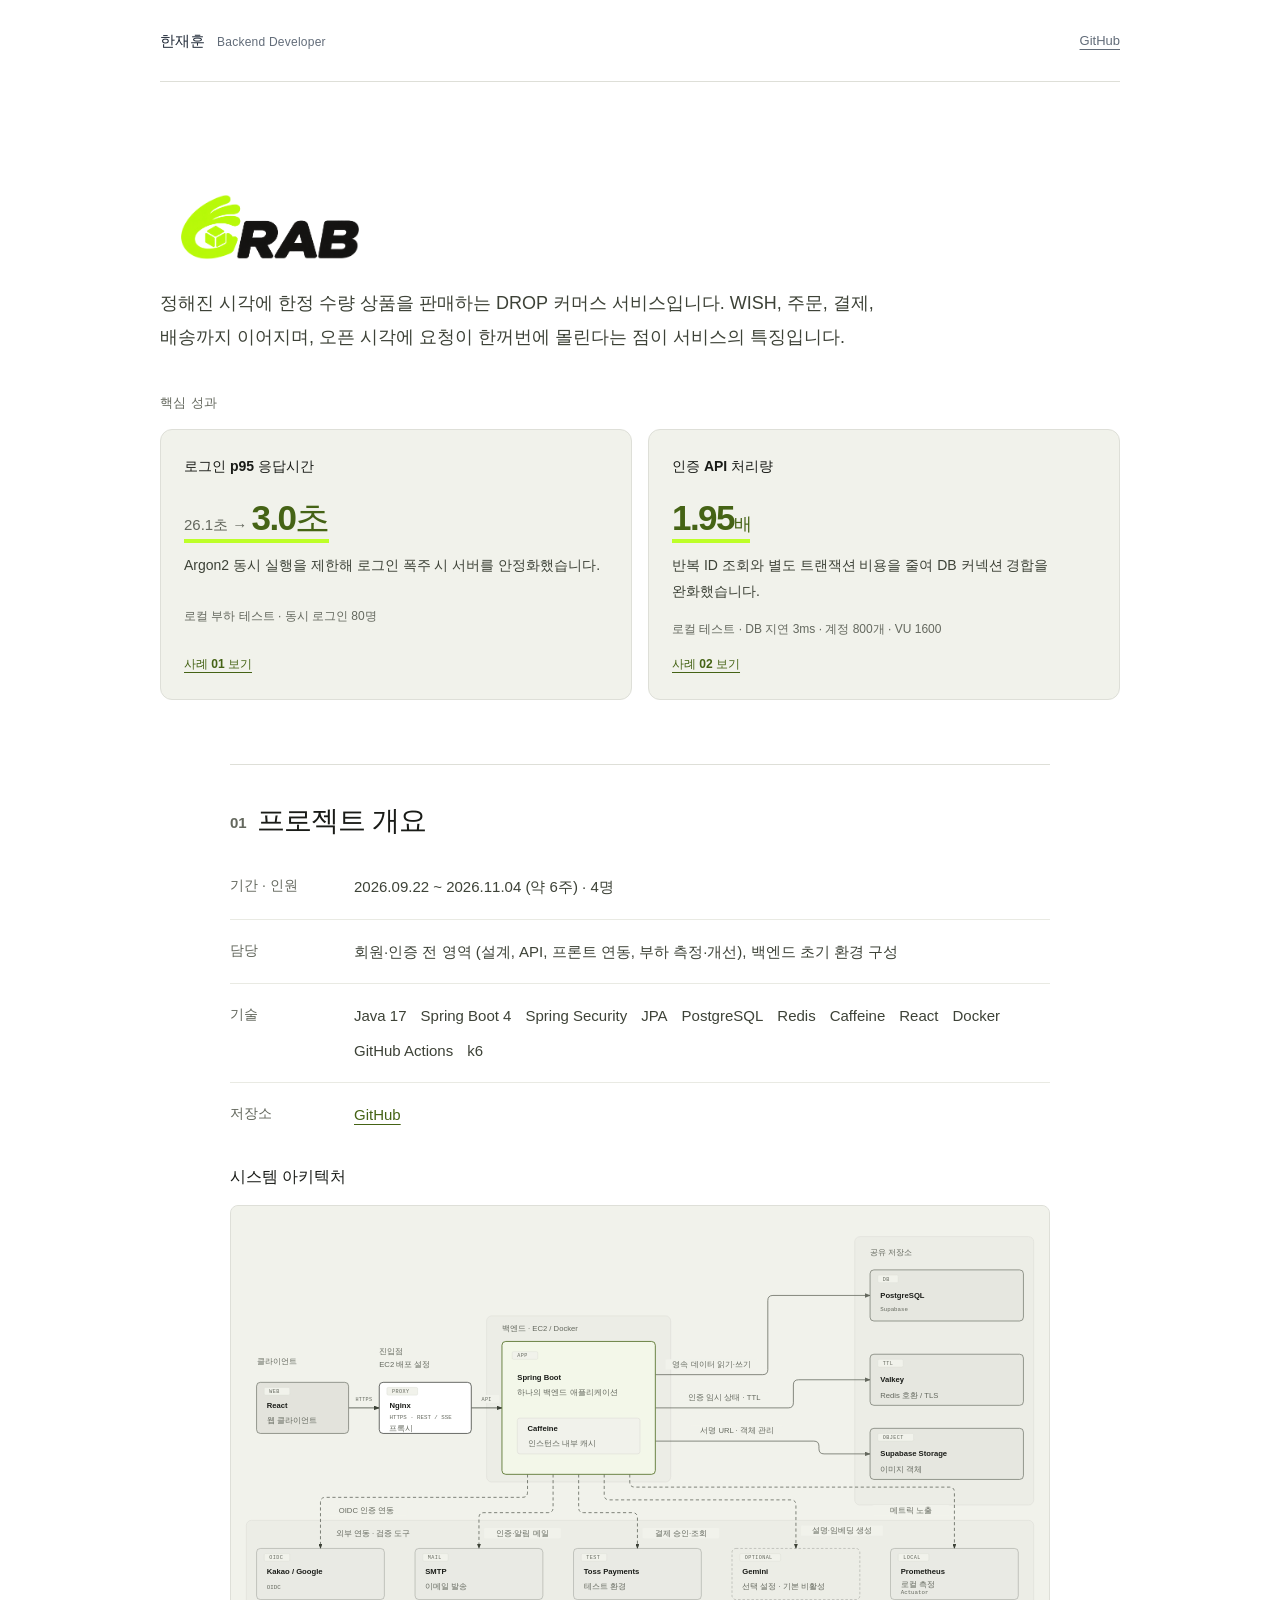
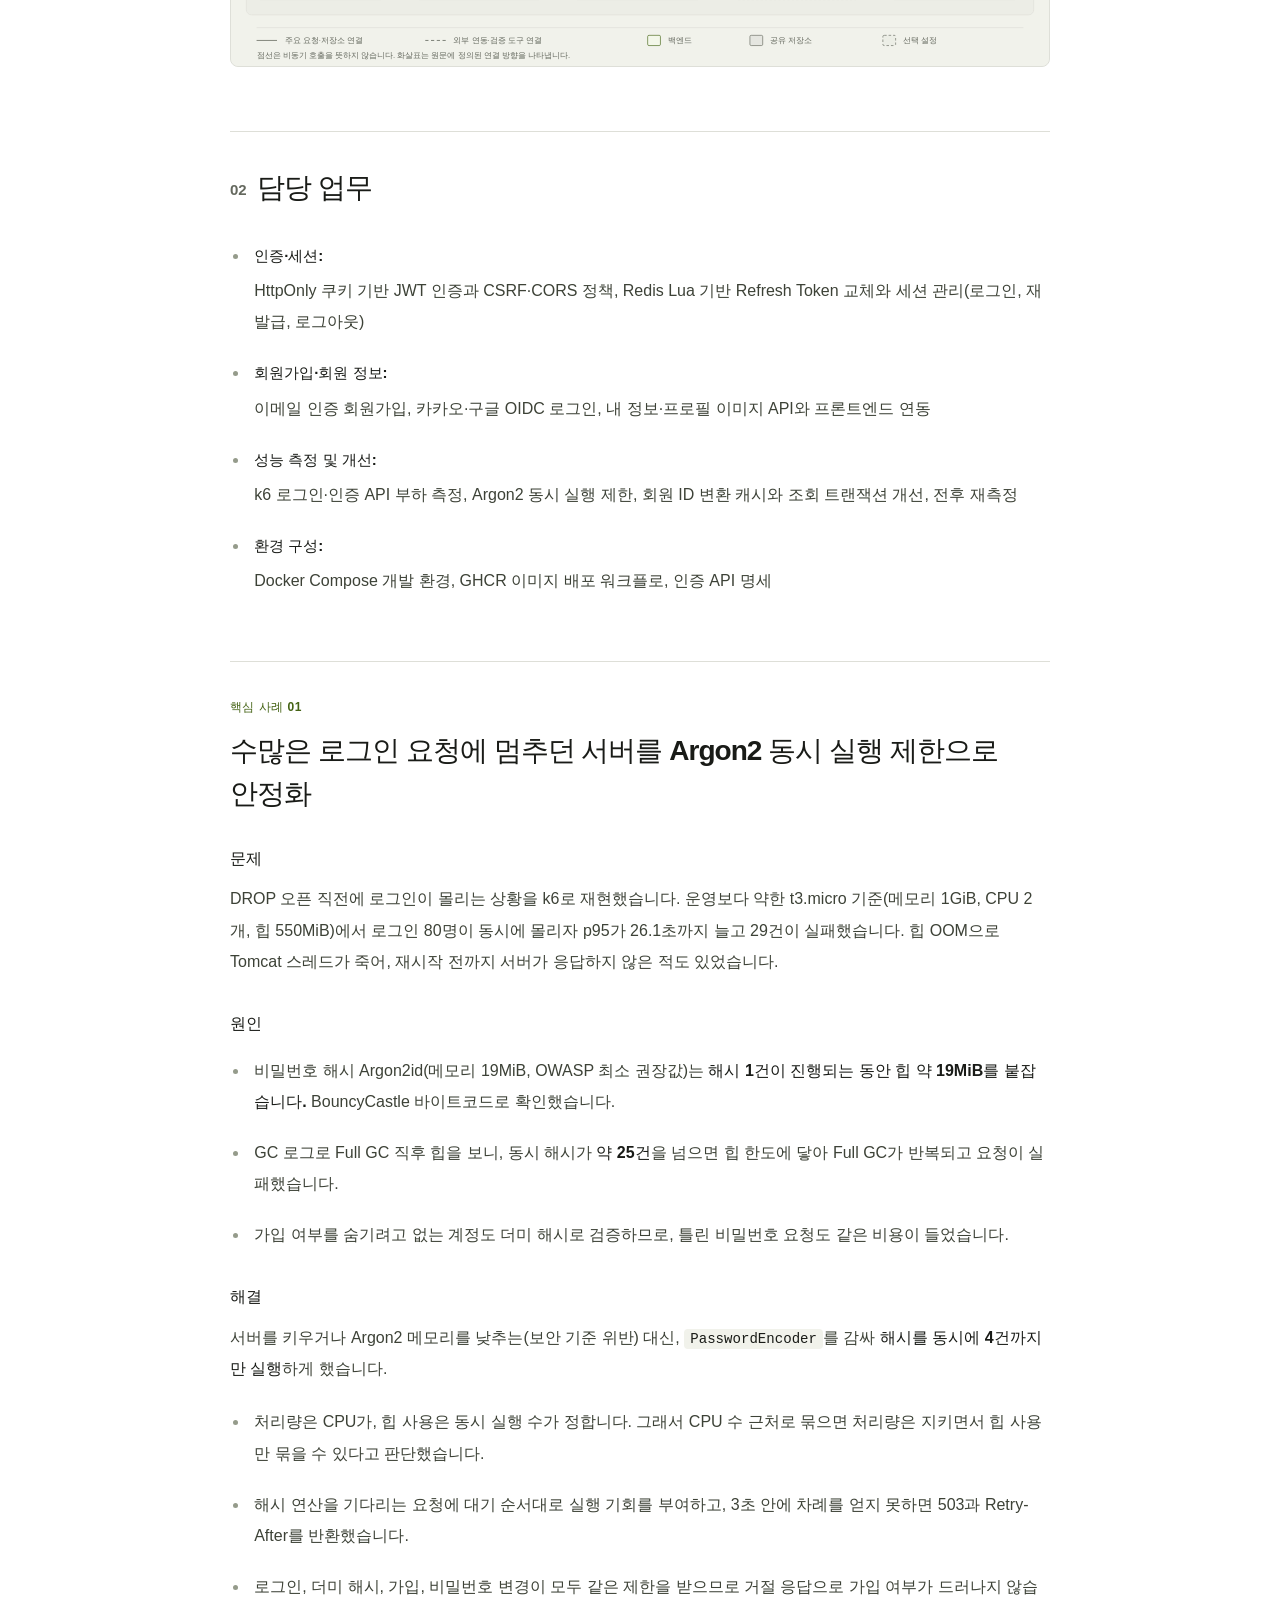
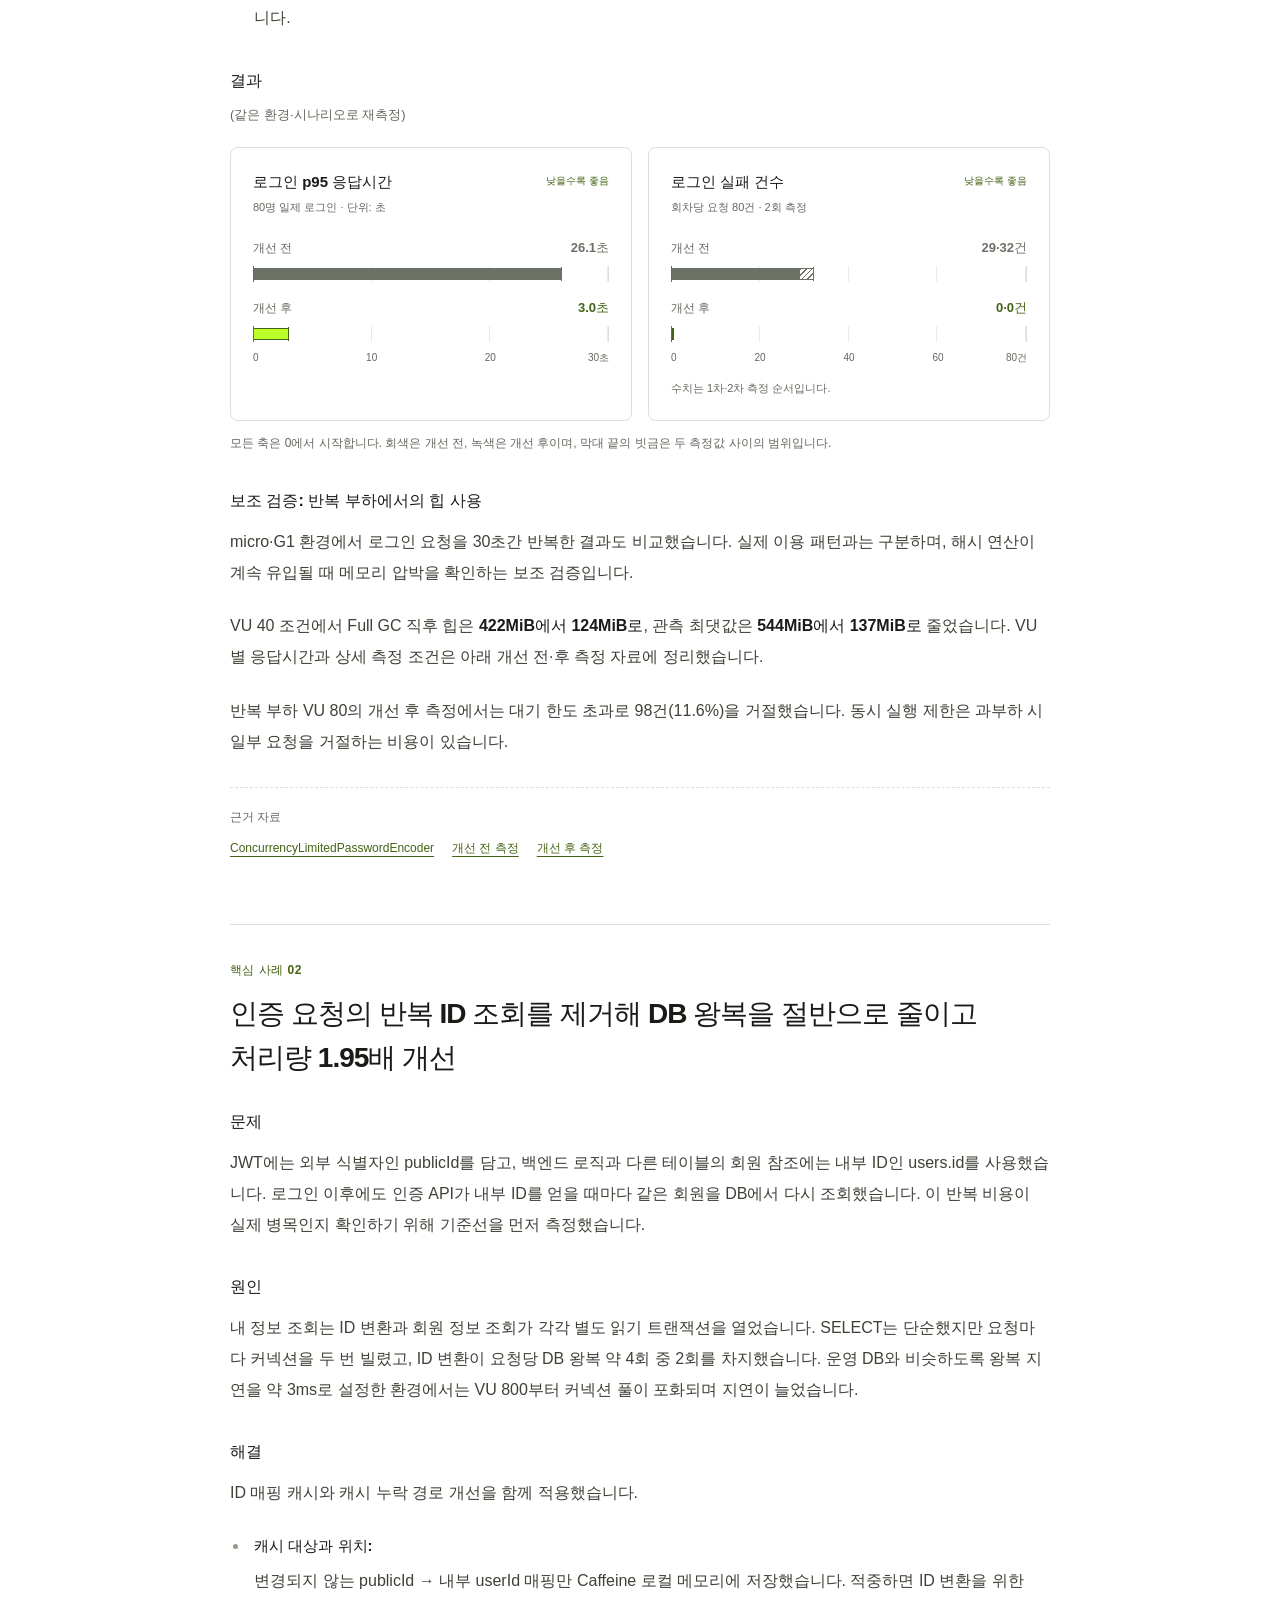
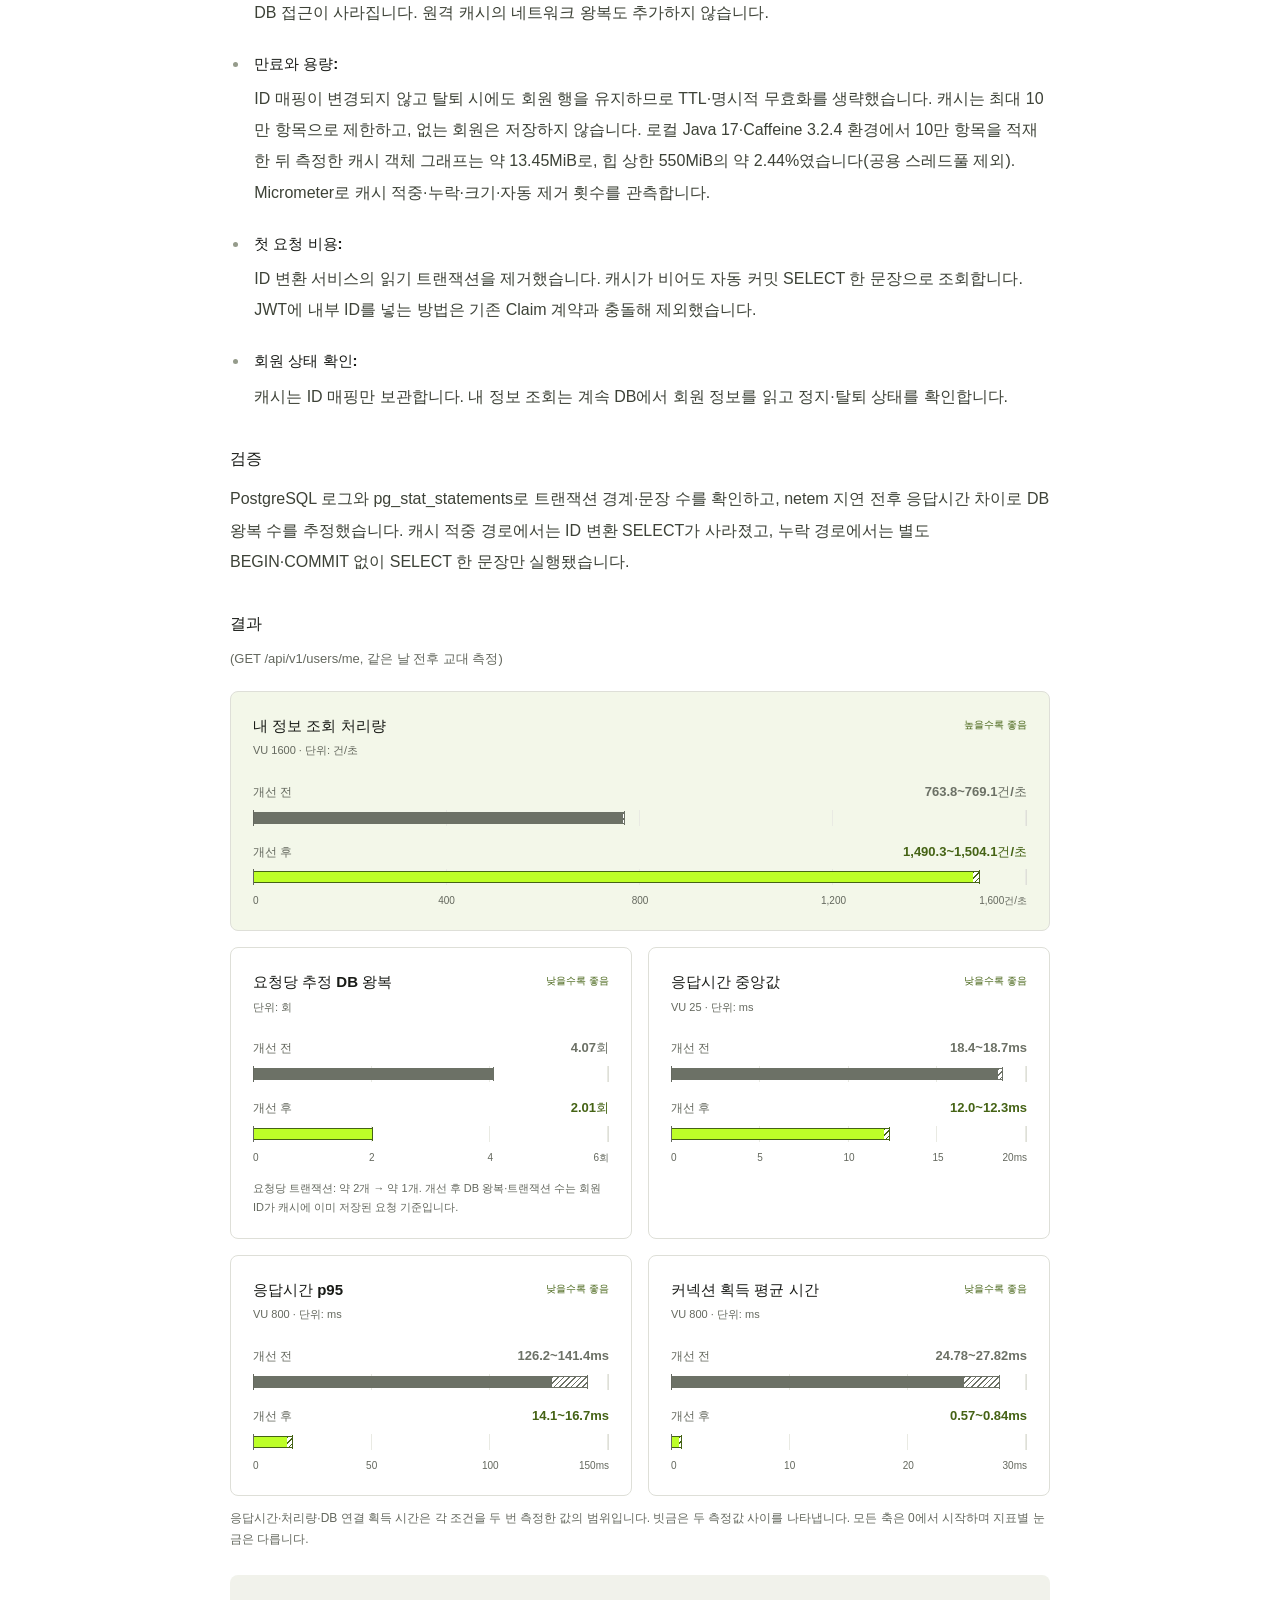
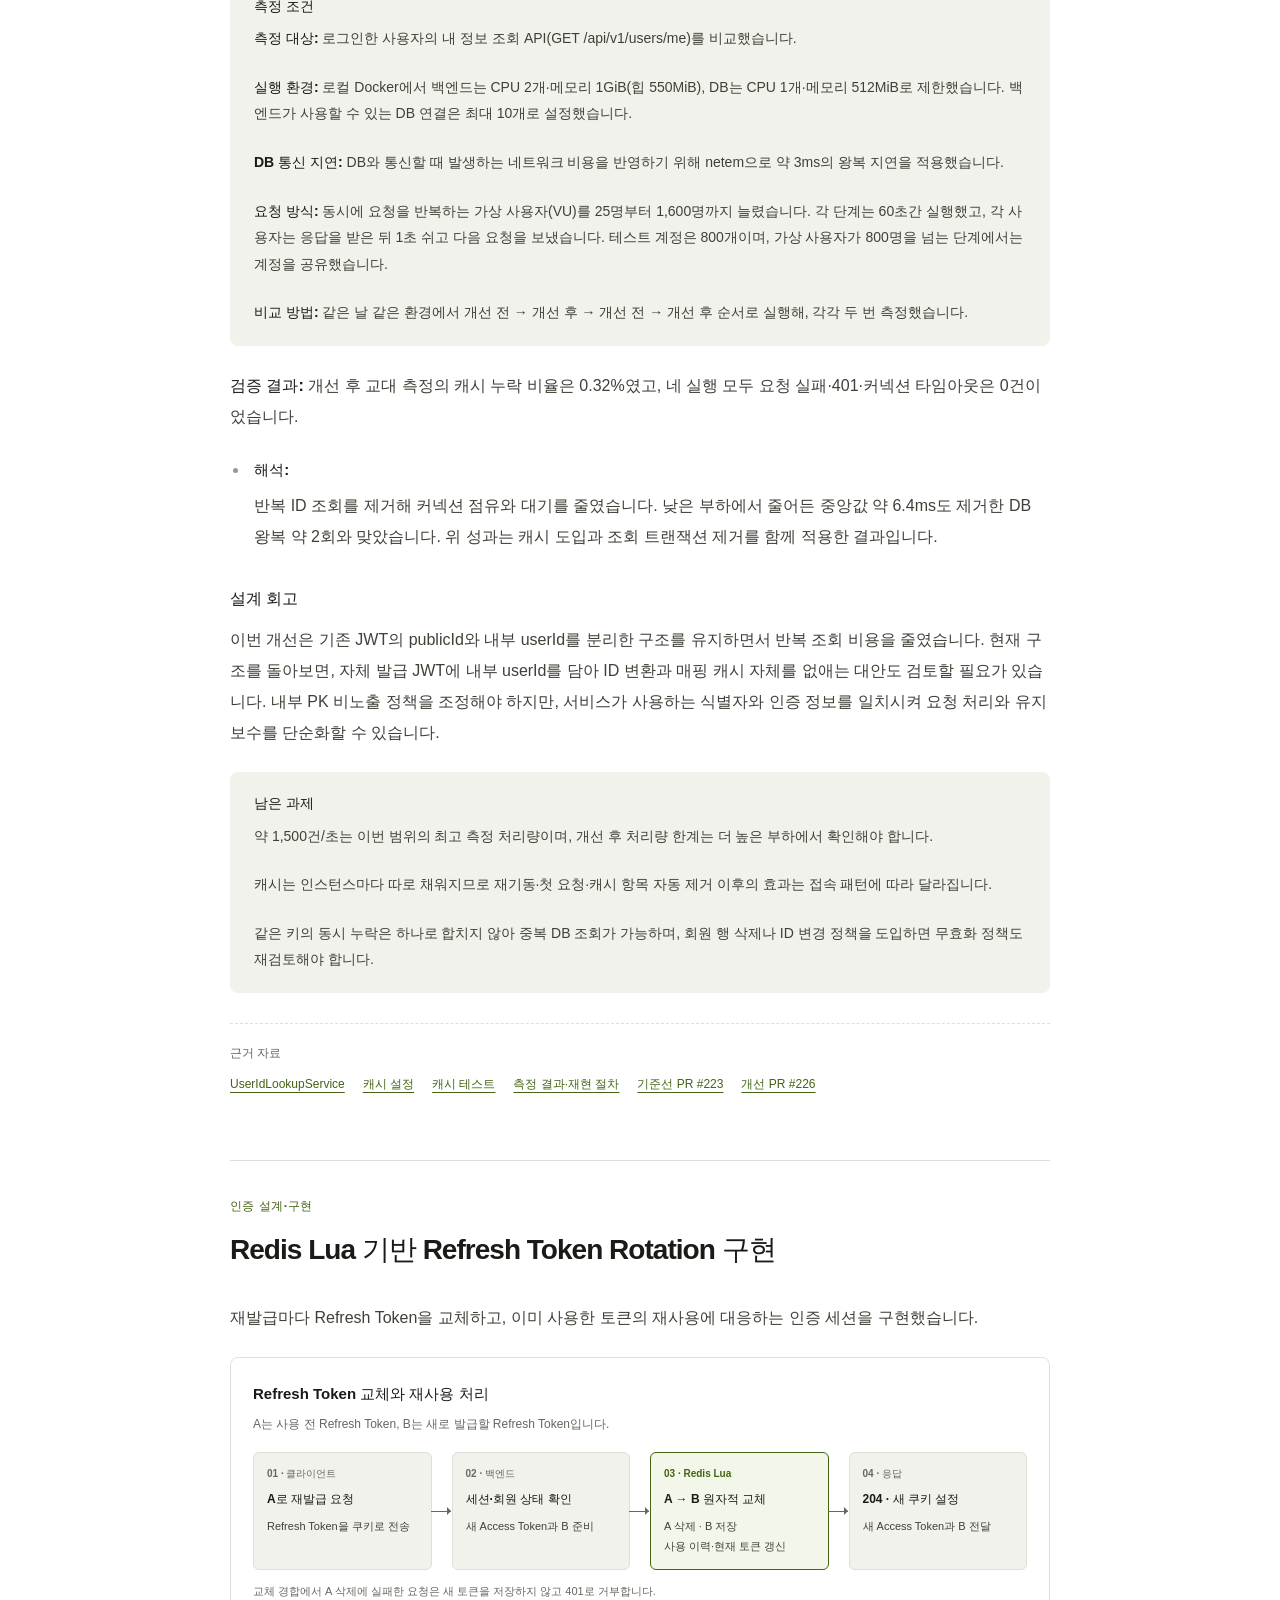
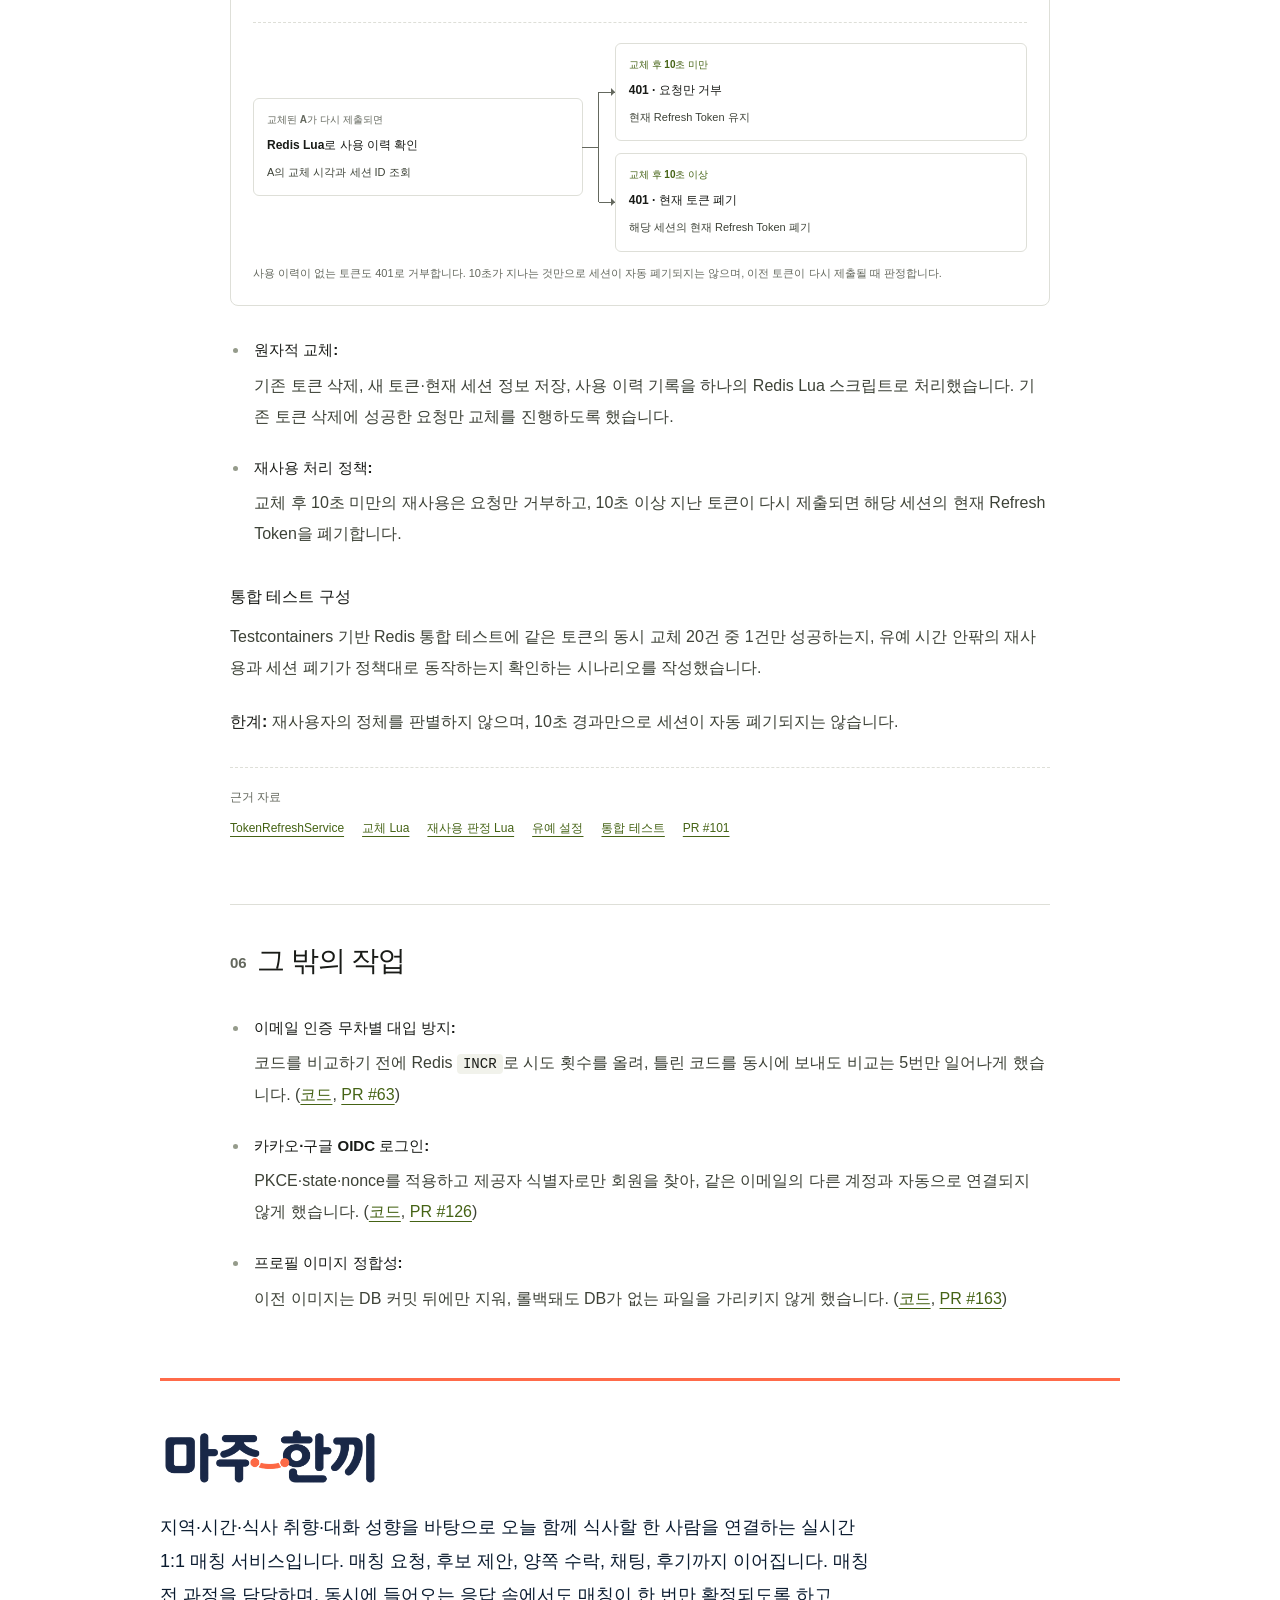
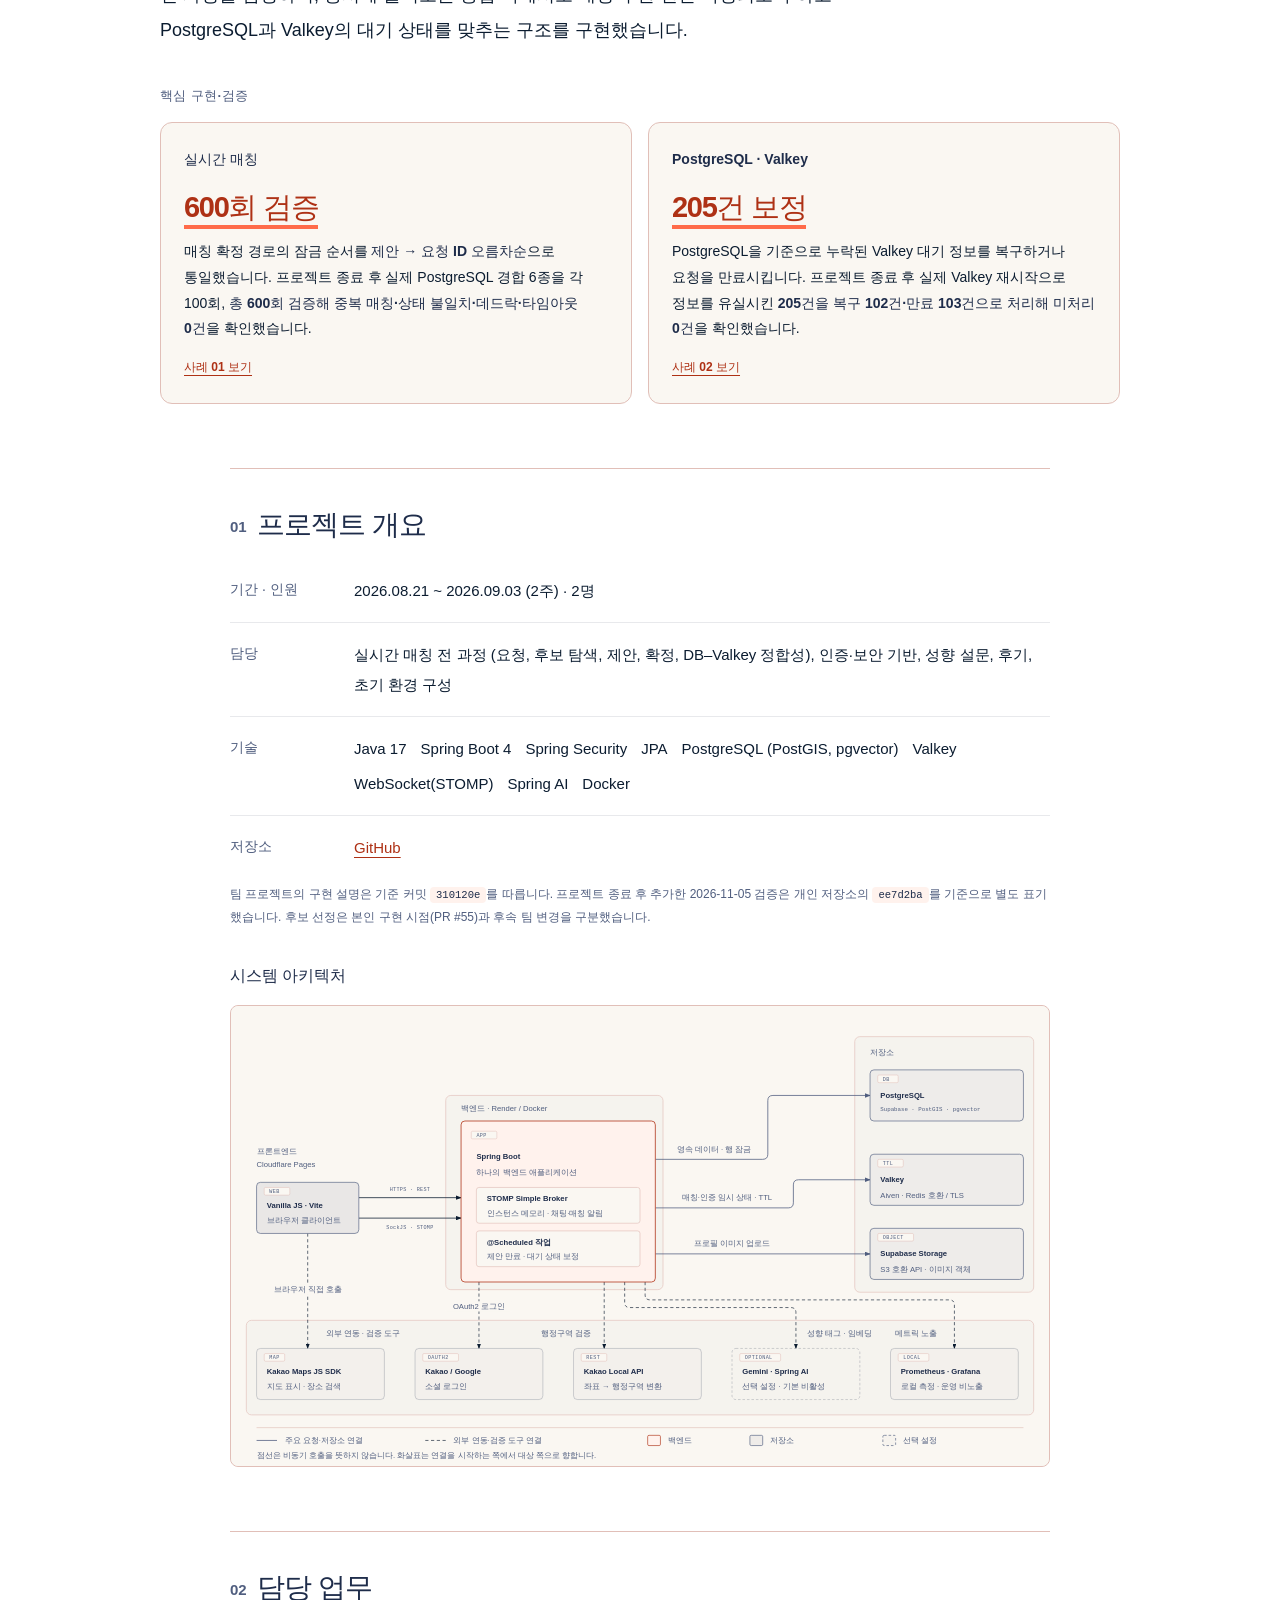
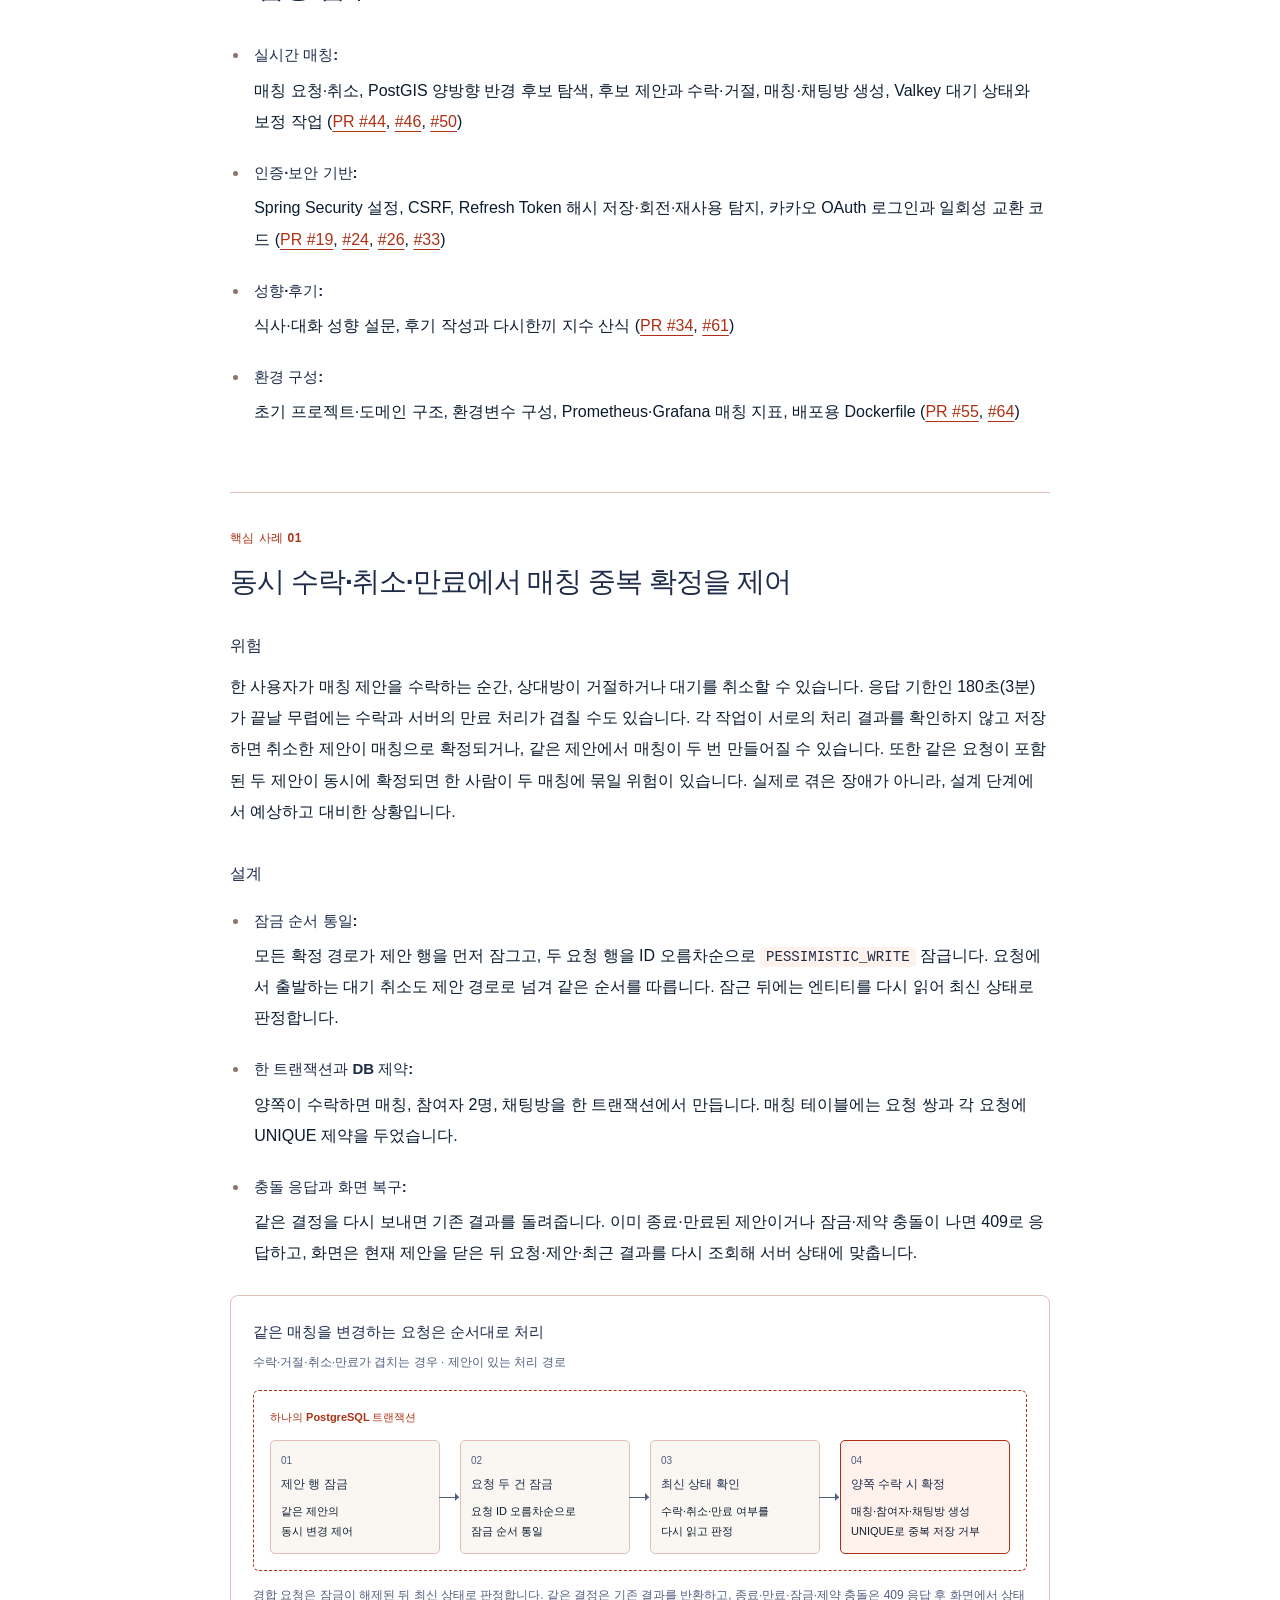
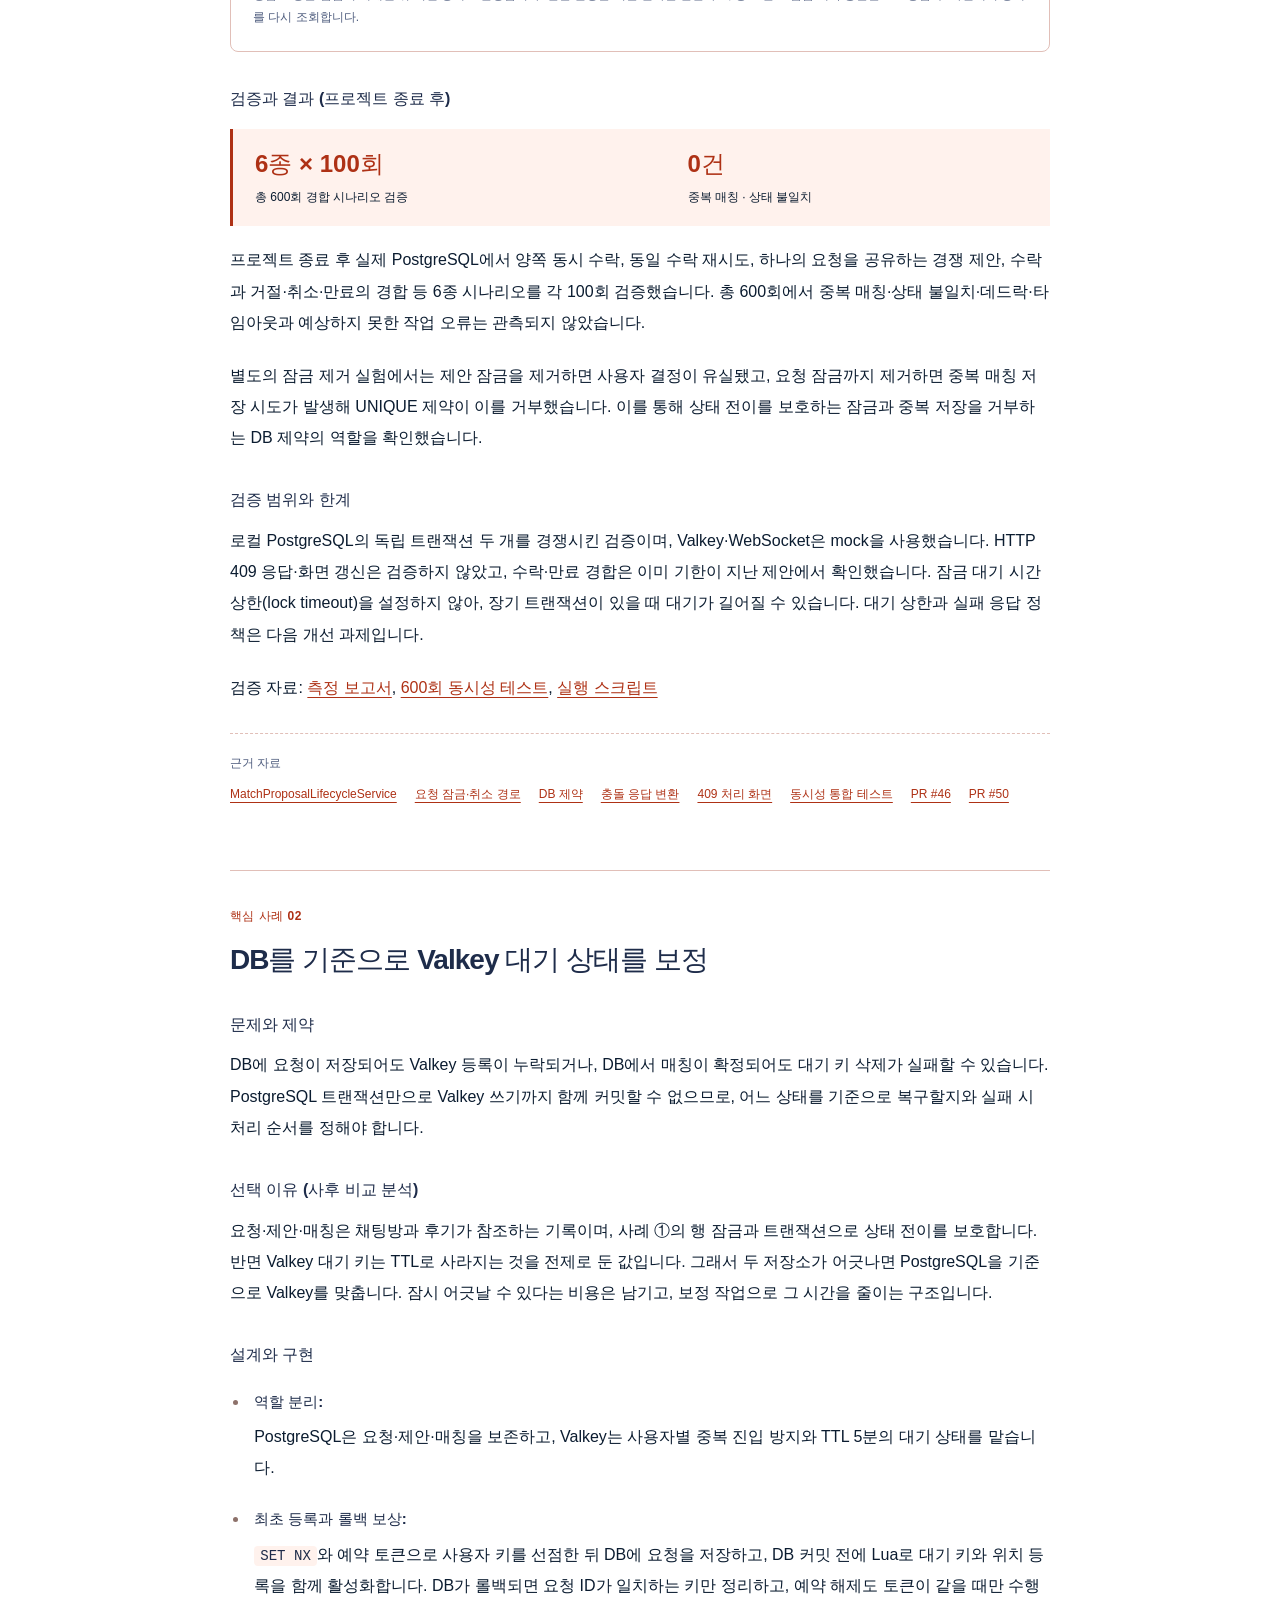
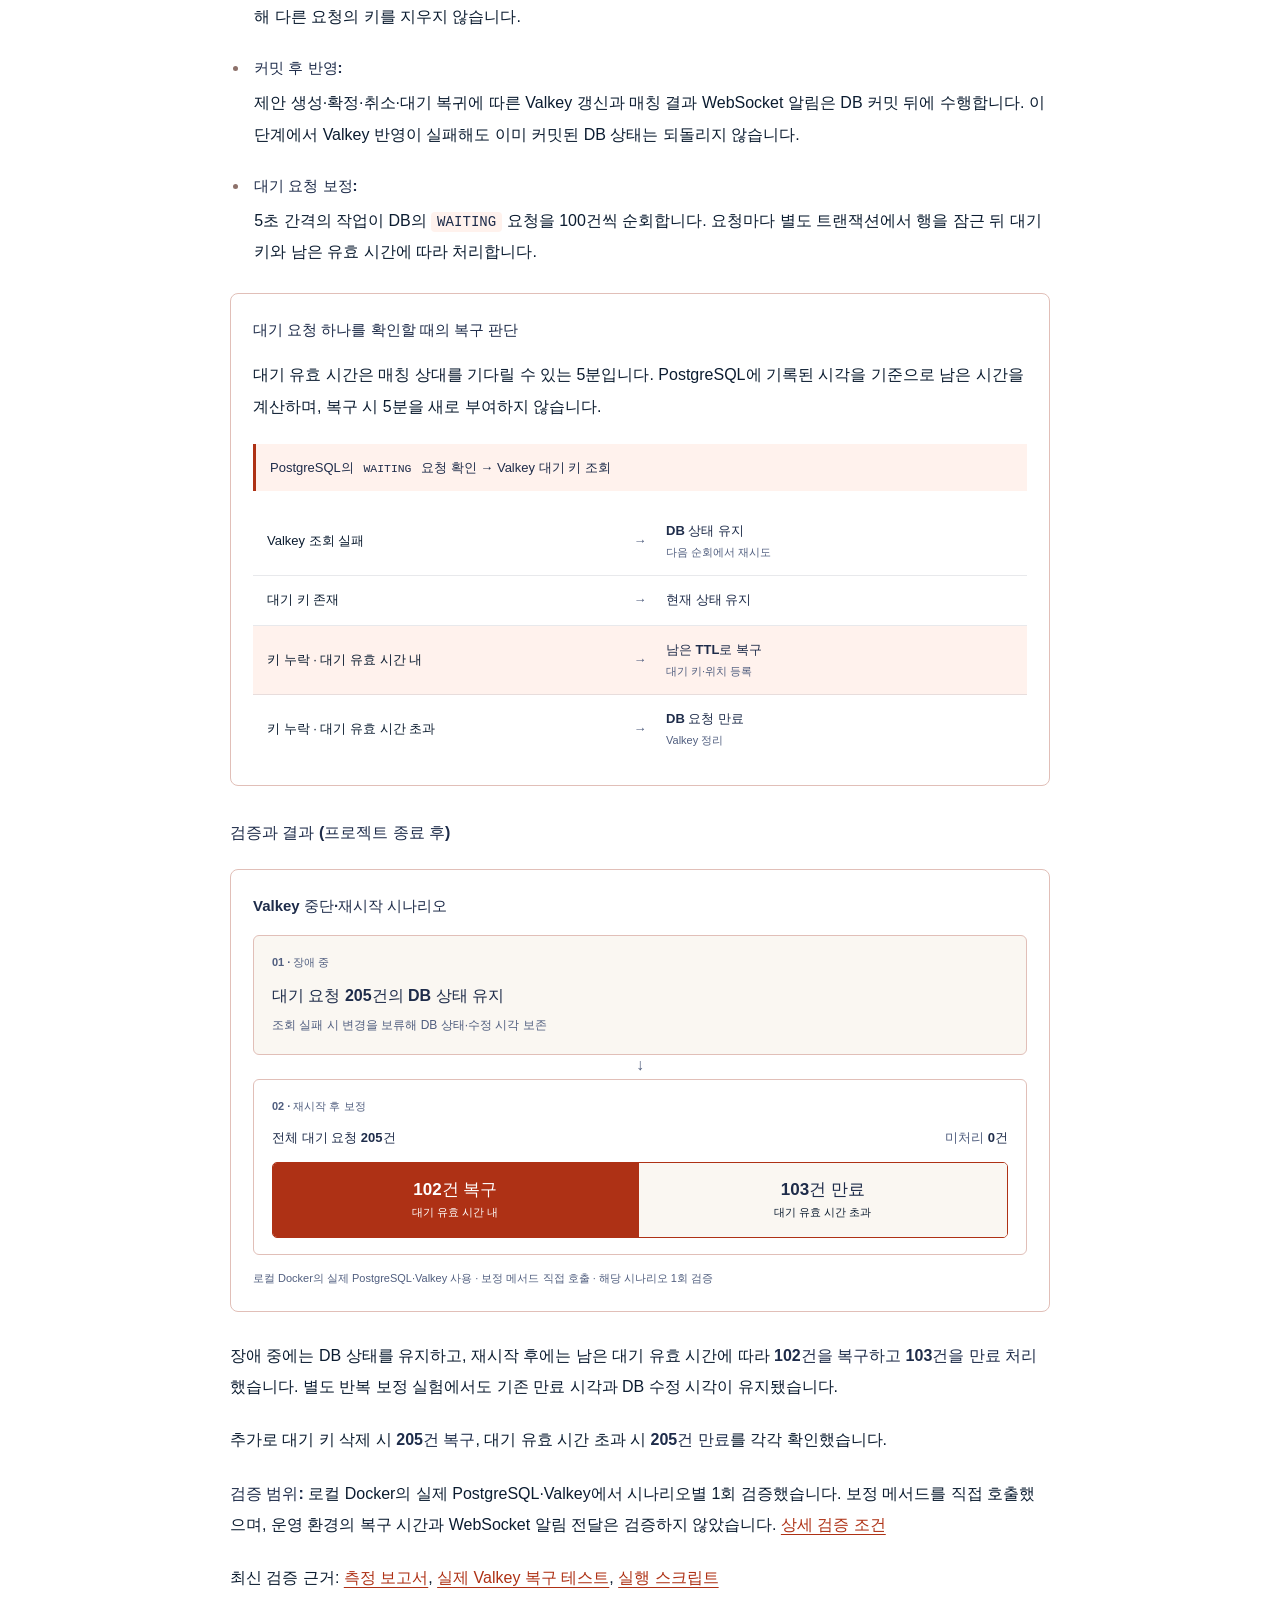
<file: portfolio/index.html>
<!DOCTYPE html>
<html lang="ko">
<head>
  <meta charset="utf-8">
  <meta name="viewport" content="width=device-width, initial-scale=1">
  <meta name="description" content="한재훈의 통합 백엔드 포트폴리오. GRAB의 인증·성능 개선과 마주한끼의 실시간 매칭·상태 보정 사례를 소개합니다.">
  <title>한재훈 | 백엔드 포트폴리오 · GRAB · 마주한끼</title>
  <link rel="stylesheet" href="portfolio.css">
</head>
<body>
<a href="#top" class="skip-link">본문으로 건너뛰기</a>
<header class="masthead shell"><a href="#top" class="identity">한재훈<span>Backend Developer</span></a><a href="https://github.com/ImJhoon" class="repository-link">GitHub</a></header>
<main id="top" class="shell">
<article id="grab" class="project project--grab" aria-labelledby="grab-title">
<header class="hero">
<h2 id="grab-title"><img class="project-logo" src="assets/grab-wordmark.png" alt="GRAB" width="2172" height="724" decoding="async"></h2><p class="lead">정해진 시각에 한정 수량 상품을 판매하는 DROP 커머스 서비스입니다. WISH, 주문, 결제, 배송까지 이어지며, 오픈 시각에 요청이 한꺼번에 몰린다는 점이 서비스의 특징입니다.</p>
</header>

<section class="highlights" aria-labelledby="grab-highlights-title"><h3 id="grab-highlights-title" class="summary-heading">핵심 성과</h3><div class="metric-grid two-up"><article class="metric-card"><h4>로그인 p95 응답시간</h4><p class="metric"><span class="metric-before">26.1초 → </span>3.0초</p>
<p class="metric-copy">Argon2 동시 실행을 제한해 로그인 폭주 시 서버를 안정화했습니다.</p>
<p class="metric-note">로컬 부하 테스트 · 동시 로그인 80명</p>
<a href="#grab-login-stability" class="metric-link">사례 01 보기</a></article>
<article class="metric-card"><h4>인증 API 처리량</h4><p class="metric">1.95<small>배</small></p>
<p class="metric-copy">반복 ID 조회와 별도 트랜잭션 비용을 줄여 DB 커넥션 경합을 완화했습니다.</p>
<p class="metric-note">로컬 테스트 · DB 지연 3ms · 계정 800개 · VU 1600</p>
<a href="#grab-user-id-cache" class="metric-link">사례 02 보기</a></article>
</div></section>
<div class="document">
<section id="grab-overview" class="document-section" aria-labelledby="grab-overview-title"><header class="section-header"><h3 id="grab-overview-title"><span class="section-number" aria-hidden="true">01</span>프로젝트 개요</h3></header>
<dl class="project-facts"><div class="fact-row"><dt>기간 · 인원</dt><dd>2026.09.22 ~ 2026.11.04 (약 6주) · 4명</dd></div><div class="fact-row"><dt>담당</dt><dd>회원·인증 전 영역 (설계, API, 프론트 연동, 부하 측정·개선), 백엔드 초기 환경 구성</dd></div><div class="fact-row"><dt>기술</dt><dd><ul class="tech-list" aria-label="사용 기술"><li>Java 17</li><li>Spring Boot 4</li><li>Spring Security</li><li>JPA</li><li>PostgreSQL</li><li>Redis</li><li>Caffeine</li><li>React</li><li>Docker</li><li>GitHub Actions</li><li>k6</li></ul>
</dd></div><div class="fact-row"><dt>저장소</dt><dd><a href="https://github.com/prgrms-aibe-devcourse/AIBE7_FinalProject_Team3">GitHub</a></dd></div></dl>
<h4 id="grab-architecture-title" class="block-label">시스템 아키텍처</h4>
<figure class="architecture-figure" aria-labelledby="grab-architecture-title">
<div class="architecture-preview"><img src="assets/grab-architecture.svg" alt="React에서 Nginx를 거쳐 내부 Caffeine 캐시를 둔 Spring Boot로 연결되며, 백엔드는 PostgreSQL·Valkey·Supabase Storage와 외부 서비스·검증 도구에 연결됩니다." width="1280" height="720" decoding="async"></div>
</figure>
</section>

<section id="grab-responsibilities" class="document-section" aria-labelledby="grab-responsibilities-title"><header class="section-header"><h3 id="grab-responsibilities-title"><span class="section-number" aria-hidden="true">02</span>담당 업무</h3></header>
<ul class="detail-list"><li><strong class="item-label">인증·세션:</strong> HttpOnly 쿠키 기반 JWT 인증과 CSRF·CORS 정책, Redis Lua 기반 Refresh Token 교체와 세션 관리(로그인, 재발급, 로그아웃)</li><li><strong class="item-label">회원가입·회원 정보:</strong> 이메일 인증 회원가입, 카카오·구글 OIDC 로그인, 내 정보·프로필 이미지 API와 프론트엔드 연동</li><li><strong class="item-label">성능 측정 및 개선:</strong> k6 로그인·인증 API 부하 측정, Argon2 동시 실행 제한, 회원 ID 변환 캐시와 조회 트랜잭션 개선, 전후 재측정</li><li><strong class="item-label">환경 구성:</strong> Docker Compose 개발 환경, GHCR 이미지 배포 워크플로, 인증 API 명세</li></ul>
</section>

<section id="grab-login-stability" class="document-section case-study" aria-labelledby="grab-login-stability-title"><header class="section-header"><p class="section-kicker">핵심 사례 01</p>
<h3 id="grab-login-stability-title">수많은 로그인 요청에 멈추던 서버를 Argon2 동시 실행 제한으로 안정화</h3></header>
<h4 class="block-label">문제</h4><p> DROP 오픈 직전에 로그인이 몰리는 상황을 k6로 재현했습니다. 운영보다 약한 t3.micro 기준(메모리 1GiB, CPU 2개, 힙 550MiB)에서 로그인 80명이 동시에 몰리자 p95가 26.1초까지 늘고 29건이 실패했습니다. 힙 OOM으로 Tomcat 스레드가 죽어, 재시작 전까지 서버가 응답하지 않은 적도 있었습니다.</p>
<h4 class="block-label">원인</h4><ul class="detail-list"><li>비밀번호 해시 Argon2id(메모리 19MiB, OWASP 최소 권장값)는 <strong>해시 1건이 진행되는 동안 힙 약 19MiB를 붙잡습니다.</strong> BouncyCastle 바이트코드로 확인했습니다.</li><li>GC 로그로 Full GC 직후 힙을 보니, 동시 해시가 <strong>약 25건</strong>을 넘으면 힙 한도에 닿아 Full GC가 반복되고 요청이 실패했습니다.</li><li>가입 여부를 숨기려고 없는 계정도 더미 해시로 검증하므로, 틀린 비밀번호 요청도 같은 비용이 들었습니다.</li></ul>
<h4 class="block-label">해결</h4><p> 서버를 키우거나 Argon2 메모리를 낮추는(보안 기준 위반) 대신, <code>PasswordEncoder</code>를 감싸 <strong>해시를 동시에 4건까지만 실행</strong>하게 했습니다.</p>
<ul class="detail-list"><li>처리량은 CPU가, 힙 사용은 동시 실행 수가 정합니다. 그래서 CPU 수 근처로 묶으면 처리량은 지키면서 힙 사용만 묶을 수 있다고 판단했습니다.</li><li>해시 연산을 기다리는 요청에 대기 순서대로 실행 기회를 부여하고, 3초 안에 차례를 얻지 못하면 503과 Retry-After를 반환했습니다.</li><li>로그인, 더미 해시, 가입, 비밀번호 변경이 모두 같은 제한을 받으므로 거절 응답으로 가입 여부가 드러나지 않습니다.</li></ul>
<h4 class="block-label">결과</h4><p class="result-context">(같은 환경·시나리오로 재측정)</p>
<div class="result-charts">
<figure class="result-chart" aria-labelledby="grab-result-login-latency-title" data-scale-max="30" style="--grid-steps:3">
<figcaption class="result-chart-heading"><span><strong id="grab-result-login-latency-title">로그인 p95 응답시간</strong><span class="result-chart-context">80명 일제 로그인 · 단위: 초</span></span><span class="result-direction">낮을수록 좋음</span></figcaption>
<div class="result-plot">
<div class="result-row result-row--before" data-min="26.1" data-max="26.1" style="--bar-start:87.000000%;--bar-end:87.000000%;--bar-range:0.000000%"><div class="result-row-label"><span>개선 전</span><strong>26.1초</strong></div><div class="result-track" aria-hidden="true"><span class="result-bar"></span><span class="result-end"></span></div></div>
<div class="result-row result-row--after" data-min="3" data-max="3" style="--bar-start:10.000000%;--bar-end:10.000000%;--bar-range:0.000000%"><div class="result-row-label"><span>개선 후</span><strong>3.0초</strong></div><div class="result-track" aria-hidden="true"><span class="result-bar"></span><span class="result-end"></span></div></div>
<div class="result-axis" aria-hidden="true"><span style="--tick:0.0000%">0</span><span style="--tick:33.3333%">10</span><span style="--tick:66.6667%">20</span><span style="--tick:100.0000%">30초</span></div>
</div>

</figure>
<figure class="result-chart" aria-labelledby="grab-result-login-failures-title" data-scale-max="80" style="--grid-steps:4">
<figcaption class="result-chart-heading"><span><strong id="grab-result-login-failures-title">로그인 실패 건수</strong><span class="result-chart-context">회차당 요청 80건 · 2회 측정</span></span><span class="result-direction">낮을수록 좋음</span></figcaption>
<div class="result-plot">
<div class="result-row result-row--before" data-min="29" data-max="32" style="--bar-start:36.250000%;--bar-end:40.000000%;--bar-range:3.750000%"><div class="result-row-label"><span>개선 전</span><strong>29·32건</strong></div><div class="result-track" aria-hidden="true"><span class="result-bar"></span><span class="result-range"></span><span class="result-end"></span></div></div>
<div class="result-row result-row--after" data-min="0" data-max="0" style="--bar-start:0.000000%;--bar-end:0.000000%;--bar-range:0.000000%"><div class="result-row-label"><span>개선 후</span><strong>0·0건</strong></div><div class="result-track" aria-hidden="true"><span class="result-bar result-bar--zero"></span></div></div>
<div class="result-axis" aria-hidden="true"><span style="--tick:0.0000%">0</span><span style="--tick:25.0000%">20</span><span style="--tick:50.0000%">40</span><span style="--tick:75.0000%">60</span><span style="--tick:100.0000%">80건</span></div>
</div>
<p class="result-chart-footnote">수치는 1차·2차 측정 순서입니다.</p>
</figure>
</div>
<p class="result-chart-note">모든 축은 0에서 시작합니다. 회색은 개선 전, 녹색은 개선 후이며, 막대 끝의 빗금은 두 측정값 사이의 범위입니다.</p>
<h4 class="block-label">보조 검증: 반복 부하에서의 힙 사용</h4>
<p>micro·G1 환경에서 로그인 요청을 30초간 반복한 결과도 비교했습니다. 실제 이용 패턴과는 구분하며, 해시 연산이 계속 유입될 때 메모리 압박을 확인하는 보조 검증입니다.</p>
<p>VU 40 조건에서 Full GC 직후 힙은 <strong>422MiB에서 124MiB로</strong>, 관측 최댓값은 <strong>544MiB에서 137MiB로</strong> 줄었습니다. VU별 응답시간과 상세 측정 조건은 아래 개선 전·후 측정 자료에 정리했습니다.</p>
<p>반복 부하 VU 80의 개선 후 측정에서는 대기 한도 초과로 98건(11.6%)을 거절했습니다. 동시 실행 제한은 과부하 시 일부 요청을 거절하는 비용이 있습니다.</p>
<footer class="sources"><h4>근거 자료</h4><div class="source-links"><a href="https://github.com/prgrms-aibe-devcourse/AIBE7_FinalProject_Team3/blob/8d82e61091fb3ac2b7a4a6bc21ea81233619086b/Backend/src/main/java/org/example/grab/global/security/password/ConcurrencyLimitedPasswordEncoder.java">ConcurrencyLimitedPasswordEncoder</a><a href="https://github.com/prgrms-aibe-devcourse/AIBE7_FinalProject_Team3/blob/8d82e61091fb3ac2b7a4a6bc21ea81233619086b/Backend/k6/login-burst/result.md">개선 전 측정</a><a href="https://github.com/prgrms-aibe-devcourse/AIBE7_FinalProject_Team3/blob/8d82e61091fb3ac2b7a4a6bc21ea81233619086b/Backend/k6/login-burst/result-gr178.md">개선 후 측정</a></div></footer>
</section>

<section id="grab-user-id-cache" class="document-section case-study" aria-labelledby="grab-user-id-cache-title"><header class="section-header"><p class="section-kicker">핵심 사례 02</p>
<h3 id="grab-user-id-cache-title">인증 요청의 반복 ID 조회를 제거해 DB 왕복을 절반으로 줄이고 처리량 1.95배 개선</h3></header>
<h4 class="block-label">문제</h4><p> JWT에는 외부 식별자인 publicId를 담고, 백엔드 로직과 다른 테이블의 회원 참조에는 내부 ID인 users.id를 사용했습니다. 로그인 이후에도 인증 API가 내부 ID를 얻을 때마다 같은 회원을 DB에서 다시 조회했습니다. 이 반복 비용이 실제 병목인지 확인하기 위해 기준선을 먼저 측정했습니다.</p>
<h4 class="block-label">원인</h4><p> 내 정보 조회는 ID 변환과 회원 정보 조회가 각각 별도 읽기 트랜잭션을 열었습니다. SELECT는 단순했지만 요청마다 커넥션을 두 번 빌렸고, ID 변환이 요청당 DB 왕복 약 4회 중 2회를 차지했습니다. 운영 DB와 비슷하도록 왕복 지연을 약 3ms로 설정한 환경에서는 VU 800부터 커넥션 풀이 포화되며 지연이 늘었습니다.</p>
<h4 class="block-label">해결</h4><p>ID 매핑 캐시와 캐시 누락 경로 개선을 함께 적용했습니다.</p>
<ul class="detail-list"><li><strong class="item-label">캐시 대상과 위치:</strong> 변경되지 않는 publicId → 내부 userId 매핑만 Caffeine 로컬 메모리에 저장했습니다. 적중하면 ID 변환을 위한 DB 접근이 사라집니다. 원격 캐시의 네트워크 왕복도 추가하지 않습니다.</li><li><strong class="item-label">만료와 용량:</strong> ID 매핑이 변경되지 않고 탈퇴 시에도 회원 행을 유지하므로 TTL·명시적 무효화를 생략했습니다. 캐시는 최대 10만 항목으로 제한하고, 없는 회원은 저장하지 않습니다. 로컬 Java 17·Caffeine 3.2.4 환경에서 10만 항목을 적재한 뒤 측정한 캐시 객체 그래프는 약 13.45MiB로, 힙 상한 550MiB의 약 2.44%였습니다(공용 스레드풀 제외). Micrometer로 캐시 적중·누락·크기·자동 제거 횟수를 관측합니다.</li><li><strong class="item-label">첫 요청 비용:</strong> ID 변환 서비스의 읽기 트랜잭션을 제거했습니다. 캐시가 비어도 자동 커밋 SELECT 한 문장으로 조회합니다. JWT에 내부 ID를 넣는 방법은 기존 Claim 계약과 충돌해 제외했습니다.</li><li><strong class="item-label">회원 상태 확인:</strong> 캐시는 ID 매핑만 보관합니다. 내 정보 조회는 계속 DB에서 회원 정보를 읽고 정지·탈퇴 상태를 확인합니다.</li></ul>
<h4 class="block-label">검증</h4><p> PostgreSQL 로그와 pg_stat_statements로 트랜잭션 경계·문장 수를 확인하고, netem 지연 전후 응답시간 차이로 DB 왕복 수를 추정했습니다. 캐시 적중 경로에서는 ID 변환 SELECT가 사라졌고, 누락 경로에서는 별도 BEGIN·COMMIT 없이 SELECT 한 문장만 실행됐습니다.</p>
<h4 class="block-label">결과</h4><p class="result-context">(GET /api/v1/users/me, 같은 날 전후 교대 측정)</p>
<div class="result-charts">
<figure class="result-chart result-chart--featured" aria-labelledby="grab-result-throughput-title" data-scale-max="1600" style="--grid-steps:4">
<figcaption class="result-chart-heading"><span><strong id="grab-result-throughput-title">내 정보 조회 처리량</strong><span class="result-chart-context">VU 1600 · 단위: 건/초</span></span><span class="result-direction">높을수록 좋음</span></figcaption>
<div class="result-plot">
<div class="result-row result-row--before" data-min="763.8" data-max="769.1" style="--bar-start:47.737500%;--bar-end:48.068750%;--bar-range:0.331250%"><div class="result-row-label"><span>개선 전</span><strong>763.8~769.1건/초</strong></div><div class="result-track" aria-hidden="true"><span class="result-bar"></span><span class="result-range"></span><span class="result-end"></span></div></div>
<div class="result-row result-row--after" data-min="1490.3" data-max="1504.1" style="--bar-start:93.143750%;--bar-end:94.006250%;--bar-range:0.862500%"><div class="result-row-label"><span>개선 후</span><strong>1,490.3~1,504.1건/초</strong></div><div class="result-track" aria-hidden="true"><span class="result-bar"></span><span class="result-range"></span><span class="result-end"></span></div></div>
<div class="result-axis" aria-hidden="true"><span style="--tick:0.0000%">0</span><span style="--tick:25.0000%">400</span><span style="--tick:50.0000%">800</span><span style="--tick:75.0000%">1,200</span><span style="--tick:100.0000%">1,600건/초</span></div>
</div>

</figure>
<figure class="result-chart" aria-labelledby="grab-result-db-roundtrips-title" data-scale-max="6" style="--grid-steps:3">
<figcaption class="result-chart-heading"><span><strong id="grab-result-db-roundtrips-title">요청당 추정 DB 왕복</strong><span class="result-chart-context">단위: 회</span></span><span class="result-direction">낮을수록 좋음</span></figcaption>
<div class="result-plot">
<div class="result-row result-row--before" data-min="4.07" data-max="4.07" style="--bar-start:67.833333%;--bar-end:67.833333%;--bar-range:0.000000%"><div class="result-row-label"><span>개선 전</span><strong>4.07회</strong></div><div class="result-track" aria-hidden="true"><span class="result-bar"></span><span class="result-end"></span></div></div>
<div class="result-row result-row--after" data-min="2.01" data-max="2.01" style="--bar-start:33.500000%;--bar-end:33.500000%;--bar-range:0.000000%"><div class="result-row-label"><span>개선 후</span><strong>2.01회</strong></div><div class="result-track" aria-hidden="true"><span class="result-bar"></span><span class="result-end"></span></div></div>
<div class="result-axis" aria-hidden="true"><span style="--tick:0.0000%">0</span><span style="--tick:33.3333%">2</span><span style="--tick:66.6667%">4</span><span style="--tick:100.0000%">6회</span></div>
</div>
<p class="result-chart-footnote">요청당 트랜잭션: 약 2개 → 약 1개. 개선 후 DB 왕복·트랜잭션 수는 회원 ID가 캐시에 이미 저장된 요청 기준입니다.</p>
</figure>
<figure class="result-chart" aria-labelledby="grab-result-latency-median-title" data-scale-max="20" style="--grid-steps:4">
<figcaption class="result-chart-heading"><span><strong id="grab-result-latency-median-title">응답시간 중앙값</strong><span class="result-chart-context">VU 25 · 단위: ms</span></span><span class="result-direction">낮을수록 좋음</span></figcaption>
<div class="result-plot">
<div class="result-row result-row--before" data-min="18.4" data-max="18.7" style="--bar-start:92.000000%;--bar-end:93.500000%;--bar-range:1.500000%"><div class="result-row-label"><span>개선 전</span><strong>18.4~18.7ms</strong></div><div class="result-track" aria-hidden="true"><span class="result-bar"></span><span class="result-range"></span><span class="result-end"></span></div></div>
<div class="result-row result-row--after" data-min="12" data-max="12.3" style="--bar-start:60.000000%;--bar-end:61.500000%;--bar-range:1.500000%"><div class="result-row-label"><span>개선 후</span><strong>12.0~12.3ms</strong></div><div class="result-track" aria-hidden="true"><span class="result-bar"></span><span class="result-range"></span><span class="result-end"></span></div></div>
<div class="result-axis" aria-hidden="true"><span style="--tick:0.0000%">0</span><span style="--tick:25.0000%">5</span><span style="--tick:50.0000%">10</span><span style="--tick:75.0000%">15</span><span style="--tick:100.0000%">20ms</span></div>
</div>

</figure>
<figure class="result-chart" aria-labelledby="grab-result-latency-p95-title" data-scale-max="150" style="--grid-steps:3">
<figcaption class="result-chart-heading"><span><strong id="grab-result-latency-p95-title">응답시간 p95</strong><span class="result-chart-context">VU 800 · 단위: ms</span></span><span class="result-direction">낮을수록 좋음</span></figcaption>
<div class="result-plot">
<div class="result-row result-row--before" data-min="126.2" data-max="141.4" style="--bar-start:84.133333%;--bar-end:94.266667%;--bar-range:10.133333%"><div class="result-row-label"><span>개선 전</span><strong>126.2~141.4ms</strong></div><div class="result-track" aria-hidden="true"><span class="result-bar"></span><span class="result-range"></span><span class="result-end"></span></div></div>
<div class="result-row result-row--after" data-min="14.1" data-max="16.7" style="--bar-start:9.400000%;--bar-end:11.133333%;--bar-range:1.733333%"><div class="result-row-label"><span>개선 후</span><strong>14.1~16.7ms</strong></div><div class="result-track" aria-hidden="true"><span class="result-bar"></span><span class="result-range"></span><span class="result-end"></span></div></div>
<div class="result-axis" aria-hidden="true"><span style="--tick:0.0000%">0</span><span style="--tick:33.3333%">50</span><span style="--tick:66.6667%">100</span><span style="--tick:100.0000%">150ms</span></div>
</div>

</figure>
<figure class="result-chart" aria-labelledby="grab-result-connection-wait-title" data-scale-max="30" style="--grid-steps:3">
<figcaption class="result-chart-heading"><span><strong id="grab-result-connection-wait-title">커넥션 획득 평균 시간</strong><span class="result-chart-context">VU 800 · 단위: ms</span></span><span class="result-direction">낮을수록 좋음</span></figcaption>
<div class="result-plot">
<div class="result-row result-row--before" data-min="24.78" data-max="27.82" style="--bar-start:82.600000%;--bar-end:92.733333%;--bar-range:10.133333%"><div class="result-row-label"><span>개선 전</span><strong>24.78~27.82ms</strong></div><div class="result-track" aria-hidden="true"><span class="result-bar"></span><span class="result-range"></span><span class="result-end"></span></div></div>
<div class="result-row result-row--after" data-min="0.57" data-max="0.84" style="--bar-start:1.900000%;--bar-end:2.800000%;--bar-range:0.900000%"><div class="result-row-label"><span>개선 후</span><strong>0.57~0.84ms</strong></div><div class="result-track" aria-hidden="true"><span class="result-bar"></span><span class="result-range"></span><span class="result-end"></span></div></div>
<div class="result-axis" aria-hidden="true"><span style="--tick:0.0000%">0</span><span style="--tick:33.3333%">10</span><span style="--tick:66.6667%">20</span><span style="--tick:100.0000%">30ms</span></div>
</div>

</figure>
</div>
<p class="result-chart-note">응답시간·처리량·DB 연결 획득 시간은 각 조건을 두 번 측정한 값의 범위입니다. 빗금은 두 측정값 사이를 나타냅니다. 모든 축은 0에서 시작하며 지표별 눈금은 다릅니다.</p><aside class="reading-note"><h4 class="block-label">측정 조건</h4>
<p><strong>측정 대상:</strong> 로그인한 사용자의 내 정보 조회 API(GET /api/v1/users/me)를 비교했습니다.</p>
<p><strong>실행 환경:</strong> 로컬 Docker에서 백엔드는 CPU 2개·메모리 1GiB(힙 550MiB), DB는 CPU 1개·메모리 512MiB로 제한했습니다. 백엔드가 사용할 수 있는 DB 연결은 최대 10개로 설정했습니다.</p>
<p><strong>DB 통신 지연:</strong> DB와 통신할 때 발생하는 네트워크 비용을 반영하기 위해 netem으로 약 3ms의 왕복 지연을 적용했습니다.</p>
<p><strong>요청 방식:</strong> 동시에 요청을 반복하는 가상 사용자(VU)를 25명부터 1,600명까지 늘렸습니다. 각 단계는 60초간 실행했고, 각 사용자는 응답을 받은 뒤 1초 쉬고 다음 요청을 보냈습니다. 테스트 계정은 800개이며, 가상 사용자가 800명을 넘는 단계에서는 계정을 공유했습니다.</p>
<p><strong>비교 방법:</strong> 같은 날 같은 환경에서 개선 전 → 개선 후 → 개선 전 → 개선 후 순서로 실행해, 각각 두 번 측정했습니다.</p>
</aside>
<p><strong>검증 결과:</strong> 개선 후 교대 측정의 캐시 누락 비율은 0.32%였고, 네 실행 모두 요청 실패·401·커넥션 타임아웃은 0건이었습니다.</p>
<ul class="detail-list"><li><strong class="item-label">해석:</strong> 반복 ID 조회를 제거해 커넥션 점유와 대기를 줄였습니다. 낮은 부하에서 줄어든 중앙값 약 6.4ms도 제거한 DB 왕복 약 2회와 맞았습니다. 위 성과는 캐시 도입과 조회 트랜잭션 제거를 함께 적용한 결과입니다.</li></ul>
<h4 class="block-label">설계 회고</h4><p>이번 개선은 기존 JWT의 publicId와 내부 userId를 분리한 구조를 유지하면서 반복 조회 비용을 줄였습니다. 현재 구조를 돌아보면, 자체 발급 JWT에 내부 userId를 담아 ID 변환과 매핑 캐시 자체를 없애는 대안도 검토할 필요가 있습니다. 내부 PK 비노출 정책을 조정해야 하지만, 서비스가 사용하는 식별자와 인증 정보를 일치시켜 요청 처리와 유지보수를 단순화할 수 있습니다.</p>
<aside class="reading-note"><h4 class="block-label">남은 과제</h4><p>약 1,500건/초는 이번 범위의 최고 측정 처리량이며, 개선 후 처리량 한계는 더 높은 부하에서 확인해야 합니다.</p>
<p>캐시는 인스턴스마다 따로 채워지므로 재기동·첫 요청·캐시 항목 자동 제거 이후의 효과는 접속 패턴에 따라 달라집니다.</p>
<p>같은 키의 동시 누락은 하나로 합치지 않아 중복 DB 조회가 가능하며, 회원 행 삭제나 ID 변경 정책을 도입하면 무효화 정책도 재검토해야 합니다.</p>
</aside>
<footer class="sources"><h4>근거 자료</h4><div class="source-links"><a href="https://github.com/prgrms-aibe-devcourse/AIBE7_FinalProject_Team3/blob/7c2e51b84c45d4d31eea2e7549907d40416fc323/Backend/src/main/java/org/example/grab/domain/user/service/UserIdLookupService.java">UserIdLookupService</a><a href="https://github.com/prgrms-aibe-devcourse/AIBE7_FinalProject_Team3/blob/7c2e51b84c45d4d31eea2e7549907d40416fc323/Backend/src/main/java/org/example/grab/domain/user/support/UserIdCacheConfig.java">캐시 설정</a><a href="https://github.com/prgrms-aibe-devcourse/AIBE7_FinalProject_Team3/blob/7c2e51b84c45d4d31eea2e7549907d40416fc323/Backend/src/test/java/org/example/grab/domain/user/service/UserIdLookupServiceTest.java">캐시 테스트</a><a href="https://github.com/prgrms-aibe-devcourse/AIBE7_FinalProject_Team3/blob/7c2e51b84c45d4d31eea2e7549907d40416fc323/Backend/k6/user-id-lookup/result.md">측정 결과·재현 절차</a><a href="https://github.com/prgrms-aibe-devcourse/AIBE7_FinalProject_Team3/pull/223">기준선 PR #223</a><a href="https://github.com/prgrms-aibe-devcourse/AIBE7_FinalProject_Team3/pull/226">개선 PR #226</a></div></footer>
</section>

<section id="grab-token-rotation" class="document-section case-study" aria-labelledby="grab-token-rotation-title"><header class="section-header"><p class="section-kicker">인증 설계·구현</p>
<h3 id="grab-token-rotation-title">Redis Lua 기반 Refresh Token Rotation 구현</h3></header>
<p>재발급마다 Refresh Token을 교체하고, 이미 사용한 토큰의 재사용에 대응하는 인증 세션을 구현했습니다.</p>
<figure class="rotation-flow" aria-labelledby="grab-rotation-flow-title" aria-describedby="grab-rotation-flow-note">
<figcaption id="grab-rotation-flow-title">Refresh Token 교체와 재사용 처리</figcaption>
<p class="rotation-key">A는 사용 전 Refresh Token, B는 새로 발급할 Refresh Token입니다.</p>
<ol class="rotation-steps">
<li class="rotation-step"><span class="rotation-owner">01 · 클라이언트</span><strong>A로 재발급 요청</strong><span class="rotation-detail">Refresh Token을 쿠키로 전송</span></li>
<li class="rotation-step"><span class="rotation-owner">02 · 백엔드</span><strong>세션·회원 상태 확인</strong><span class="rotation-detail">새 Access Token과 B 준비</span></li>
<li class="rotation-step rotation-step--atomic"><span class="rotation-owner">03 · Redis Lua</span><strong>A → B 원자적 교체</strong><span class="rotation-detail">A 삭제 · B 저장<br>사용 이력·현재 토큰 갱신</span></li>
<li class="rotation-step"><span class="rotation-owner">04 · 응답</span><strong>204 · 새 쿠키 설정</strong><span class="rotation-detail">새 Access Token과 B 전달</span></li>
</ol>
<p class="rotation-race-note">교체 경합에서 A 삭제에 실패한 요청은 새 토큰을 저장하지 않고 401로 거부합니다.</p>
<div class="rotation-reuse">
<div class="rotation-reuse-origin"><span class="rotation-owner">교체된 A가 다시 제출되면</span><strong>Redis Lua로 사용 이력 확인</strong><span class="rotation-detail">A의 교체 시각과 세션 ID 조회</span></div>
<div class="rotation-branches">
<div class="rotation-branch"><span class="rotation-condition">교체 후 10초 미만</span><strong>401 · 요청만 거부</strong><span class="rotation-detail">현재 Refresh Token 유지</span></div>
<div class="rotation-branch"><span class="rotation-condition">교체 후 10초 이상</span><strong>401 · 현재 토큰 폐기</strong><span class="rotation-detail">해당 세션의 현재 Refresh Token 폐기</span></div>
</div>
</div>
<p id="grab-rotation-flow-note" class="rotation-flow-note">사용 이력이 없는 토큰도 401로 거부합니다. 10초가 지나는 것만으로 세션이 자동 폐기되지는 않으며, 이전 토큰이 다시 제출될 때 판정합니다.</p>
</figure>
<ul class="detail-list"><li><strong class="item-label">원자적 교체:</strong> 기존 토큰 삭제, 새 토큰·현재 세션 정보 저장, 사용 이력 기록을 하나의 Redis Lua 스크립트로 처리했습니다. 기존 토큰 삭제에 성공한 요청만 교체를 진행하도록 했습니다.</li><li><strong class="item-label">재사용 처리 정책:</strong> 교체 후 10초 미만의 재사용은 요청만 거부하고, 10초 이상 지난 토큰이 다시 제출되면 해당 세션의 현재 Refresh Token을 폐기합니다.</li></ul>
<h4 class="block-label">통합 테스트 구성</h4><p>Testcontainers 기반 Redis 통합 테스트에 같은 토큰의 동시 교체 20건 중 1건만 성공하는지, 유예 시간 안팎의 재사용과 세션 폐기가 정책대로 동작하는지 확인하는 시나리오를 작성했습니다.</p>
<p><strong>한계:</strong> 재사용자의 정체를 판별하지 않으며, 10초 경과만으로 세션이 자동 폐기되지는 않습니다.</p>
<footer class="sources"><h4>근거 자료</h4><div class="source-links"><a href="https://github.com/prgrms-aibe-devcourse/AIBE7_FinalProject_Team3/blob/223b697783bbd712c68d359999f42ad141353802/Backend/src/main/java/org/example/grab/domain/auth/service/TokenRefreshService.java">TokenRefreshService</a><a href="https://github.com/prgrms-aibe-devcourse/AIBE7_FinalProject_Team3/blob/223b697783bbd712c68d359999f42ad141353802/Backend/src/main/resources/redis/refresh-token-rotate.lua">교체 Lua</a><a href="https://github.com/prgrms-aibe-devcourse/AIBE7_FinalProject_Team3/blob/223b697783bbd712c68d359999f42ad141353802/Backend/src/main/resources/redis/refresh-token-reuse.lua">재사용 판정 Lua</a><a href="https://github.com/prgrms-aibe-devcourse/AIBE7_FinalProject_Team3/blob/223b697783bbd712c68d359999f42ad141353802/Backend/src/main/resources/application.yml">유예 설정</a><a href="https://github.com/prgrms-aibe-devcourse/AIBE7_FinalProject_Team3/blob/223b697783bbd712c68d359999f42ad141353802/Backend/src/test/java/org/example/grab/domain/auth/repository/RefreshTokenRotationIntegrationTest.java">통합 테스트</a><a href="https://github.com/prgrms-aibe-devcourse/AIBE7_FinalProject_Team3/pull/101">PR #101</a></div></footer>
</section>

<section id="grab-other-work" class="document-section" aria-labelledby="grab-other-work-title"><header class="section-header"><h3 id="grab-other-work-title"><span class="section-number" aria-hidden="true">06</span>그 밖의 작업</h3></header>
<ul class="detail-list"><li><strong class="item-label">이메일 인증 무차별 대입 방지:</strong> 코드를 비교하기 전에 Redis <code>INCR</code>로 시도 횟수를 올려, 틀린 코드를 동시에 보내도 비교는 5번만 일어나게 했습니다. (<a href="https://github.com/prgrms-aibe-devcourse/AIBE7_FinalProject_Team3/blob/223b697783bbd712c68d359999f42ad141353802/Backend/src/main/java/org/example/grab/domain/user/service/EmailVerificationService.java">코드</a>, <a href="https://github.com/prgrms-aibe-devcourse/AIBE7_FinalProject_Team3/pull/63">PR #63</a>)</li><li><strong class="item-label">카카오·구글 OIDC 로그인:</strong> PKCE·state·nonce를 적용하고 제공자 식별자로만 회원을 찾아, 같은 이메일의 다른 계정과 자동으로 연결되지 않게 했습니다. (<a href="https://github.com/prgrms-aibe-devcourse/AIBE7_FinalProject_Team3/blob/223b697783bbd712c68d359999f42ad141353802/Backend/src/main/java/org/example/grab/domain/auth/support/oauth2/SocialAuthorizationRequestResolver.java">코드</a>, <a href="https://github.com/prgrms-aibe-devcourse/AIBE7_FinalProject_Team3/pull/126">PR #126</a>)</li><li><strong class="item-label">프로필 이미지 정합성:</strong> 이전 이미지는 DB 커밋 뒤에만 지워, 롤백돼도 DB가 없는 파일을 가리키지 않게 했습니다. (<a href="https://github.com/prgrms-aibe-devcourse/AIBE7_FinalProject_Team3/blob/223b697783bbd712c68d359999f42ad141353802/Backend/src/main/java/org/example/grab/domain/user/service/ProfileImageCleanupListener.java">코드</a>, <a href="https://github.com/prgrms-aibe-devcourse/AIBE7_FinalProject_Team3/pull/163">PR #163</a>)</li></ul>
</section>

</div>
</article>
<article id="majuhankki" class="project project--majuhankki" aria-labelledby="majuhankki-title">
<header class="hero">
    <h2 id="majuhankki-title"><img class="project-logo" src="assets/majuhankki-wordmark.png" alt="마주한끼" width="1603" height="461" decoding="async"></h2>
    <p class="lead">지역·시간·식사 취향·대화 성향을 바탕으로 오늘 함께 식사할 한 사람을 연결하는 실시간 1:1 매칭 서비스입니다. 매칭 요청, 후보 제안, 양쪽 수락, 채팅, 후기까지 이어집니다. 매칭 전 과정을 담당하며, 동시에 들어오는 응답 속에서도 매칭이 한 번만 확정되도록 하고 PostgreSQL과 Valkey의 대기 상태를 맞추는 구조를 구현했습니다.</p>
  </header>
  <section class="highlights" aria-labelledby="majuhankki-highlights-title">
    <h3 id="majuhankki-highlights-title" class="summary-heading">핵심 구현·검증</h3>
    <div class="metric-grid two-up">
<article class="metric-card"><h4>실시간 매칭</h4><p class="metric case-label">600회 검증</p><p class="metric-copy">매칭 확정 경로의 잠금 순서를 <strong>제안 → 요청 ID 오름차순</strong>으로 통일했습니다. 프로젝트 종료 후 실제 PostgreSQL 경합 6종을 각 100회, <strong>총 600회 검증해 중복 매칭·상태 불일치·데드락·타임아웃 0건</strong>을 확인했습니다.</p><a href="#majuhankki-matching-concurrency" class="metric-link">사례 01 보기</a></article>
<article class="metric-card"><h4>PostgreSQL · Valkey</h4><p class="metric case-label">205건 보정</p><p class="metric-copy">PostgreSQL을 기준으로 누락된 Valkey 대기 정보를 복구하거나 요청을 만료시킵니다. 프로젝트 종료 후 실제 Valkey 재시작으로 정보를 유실시킨 <strong>205건을 복구 102건·만료 103건으로 처리해 미처리 0건</strong>을 확인했습니다.</p><a href="#majuhankki-waiting-reconciliation" class="metric-link">사례 02 보기</a></article>
</div></section>
<div class="document">
<section id="majuhankki-overview" class="document-section" aria-labelledby="majuhankki-overview-title"><header class="section-header"><h3 id="majuhankki-overview-title"><span class="section-number" aria-hidden="true">01</span>프로젝트 개요</h3></header>
<dl class="project-facts">
<div class="fact-row"><dt>기간 · 인원</dt><dd>2026.08.21 ~ 2026.09.03 (2주) · 2명</dd></div>
<div class="fact-row"><dt>담당</dt><dd>실시간 매칭 전 과정 (요청, 후보 탐색, 제안, 확정, DB–Valkey 정합성), 인증·보안 기반, 성향 설문, 후기, 초기 환경 구성</dd></div>
<div class="fact-row"><dt>기술</dt><dd><ul class="tech-list" aria-label="사용 기술"><li>Java 17</li><li>Spring Boot 4</li><li>Spring Security</li><li>JPA</li><li>PostgreSQL (PostGIS, pgvector)</li><li>Valkey</li><li>WebSocket(STOMP)</li><li>Spring AI</li><li>Docker</li></ul></dd></div>
<div class="fact-row"><dt>저장소</dt><dd><a href="https://github.com/prgrms-aibe-devcourse/AIBE7-Project2-Team04">GitHub</a></dd></div>
</dl>
<p class="baseline-note">팀 프로젝트의 구현 설명은 기준 커밋 <code>310120e</code>를 따릅니다. 프로젝트 종료 후 추가한 2026-11-05 검증은 개인 저장소의 <code>ee7d2ba</code>를 기준으로 별도 표기했습니다. 후보 선정은 본인 구현 시점(PR #55)과 후속 팀 변경을 구분했습니다.</p>
<h4 id="majuhankki-architecture-title" class="block-label">시스템 아키텍처</h4>
<figure class="architecture-figure" aria-labelledby="majuhankki-architecture-title">
<div class="architecture-preview"><img src="assets/majuhankki-architecture.svg" alt="브라우저가 REST와 SockJS·STOMP로 Render의 Spring Boot에 연결되며, 백엔드는 PostgreSQL·Valkey·Supabase Storage와 Kakao·Gemini 등 외부 서비스·검증 도구에 연결됩니다." width="1280" height="720" decoding="async"></div>
</figure>
</section>
<section id="majuhankki-responsibilities" class="document-section" aria-labelledby="majuhankki-responsibilities-title"><header class="section-header"><h3 id="majuhankki-responsibilities-title"><span class="section-number" aria-hidden="true">02</span>담당 업무</h3></header>
<ul class="detail-list">
<li><strong class="item-label">실시간 매칭:</strong> 매칭 요청·취소, PostGIS 양방향 반경 후보 탐색, 후보 제안과 수락·거절, 매칭·채팅방 생성, Valkey 대기 상태와 보정 작업 (<a href="https://github.com/prgrms-aibe-devcourse/AIBE7-Project2-Team04/pull/44">PR #44</a>, <a href="https://github.com/prgrms-aibe-devcourse/AIBE7-Project2-Team04/pull/46">#46</a>, <a href="https://github.com/prgrms-aibe-devcourse/AIBE7-Project2-Team04/pull/50">#50</a>)</li>
<li><strong class="item-label">인증·보안 기반:</strong> Spring Security 설정, CSRF, Refresh Token 해시 저장·회전·재사용 탐지, 카카오 OAuth 로그인과 일회성 교환 코드 (<a href="https://github.com/prgrms-aibe-devcourse/AIBE7-Project2-Team04/pull/19">PR #19</a>, <a href="https://github.com/prgrms-aibe-devcourse/AIBE7-Project2-Team04/pull/24">#24</a>, <a href="https://github.com/prgrms-aibe-devcourse/AIBE7-Project2-Team04/pull/26">#26</a>, <a href="https://github.com/prgrms-aibe-devcourse/AIBE7-Project2-Team04/pull/33">#33</a>)</li>
<li><strong class="item-label">성향·후기:</strong> 식사·대화 성향 설문, 후기 작성과 다시한끼 지수 산식 (<a href="https://github.com/prgrms-aibe-devcourse/AIBE7-Project2-Team04/pull/34">PR #34</a>, <a href="https://github.com/prgrms-aibe-devcourse/AIBE7-Project2-Team04/pull/61">#61</a>)</li>
<li><strong class="item-label">환경 구성:</strong> 초기 프로젝트·도메인 구조, 환경변수 구성, Prometheus·Grafana 매칭 지표, 배포용 Dockerfile (<a href="https://github.com/prgrms-aibe-devcourse/AIBE7-Project2-Team04/pull/55">PR #55</a>, <a href="https://github.com/prgrms-aibe-devcourse/AIBE7-Project2-Team04/pull/64">#64</a>)</li>
</ul>
</section>
<section id="majuhankki-matching-concurrency" class="document-section case-study" aria-labelledby="majuhankki-matching-concurrency-title"><header class="section-header"><p class="section-kicker">핵심 사례 01</p>
<h3 id="majuhankki-matching-concurrency-title">동시 수락·취소·만료에서 매칭 중복 확정을 제어</h3></header>
<h4 class="block-label">위험</h4>
<p>한 사용자가 매칭 제안을 수락하는 순간, 상대방이 거절하거나 대기를 취소할 수 있습니다. 응답 기한인 180초(3분)가 끝날 무렵에는 수락과 서버의 만료 처리가 겹칠 수도 있습니다. 각 작업이 서로의 처리 결과를 확인하지 않고 저장하면 취소한 제안이 매칭으로 확정되거나, 같은 제안에서 매칭이 두 번 만들어질 수 있습니다. 또한 같은 요청이 포함된 두 제안이 동시에 확정되면 한 사람이 두 매칭에 묶일 위험이 있습니다. 실제로 겪은 장애가 아니라, 설계 단계에서 예상하고 대비한 상황입니다.</p>
<h4 class="block-label">설계</h4>
<ul class="detail-list">
<li><strong class="item-label">잠금 순서 통일:</strong> 모든 확정 경로가 제안 행을 먼저 잠그고, 두 요청 행을 ID 오름차순으로 <code>PESSIMISTIC_WRITE</code> 잠급니다. 요청에서 출발하는 대기 취소도 제안 경로로 넘겨 같은 순서를 따릅니다. 잠근 뒤에는 엔티티를 다시 읽어 최신 상태로 판정합니다.</li>
<li><strong class="item-label">한 트랜잭션과 DB 제약:</strong> 양쪽이 수락하면 매칭, 참여자 2명, 채팅방을 한 트랜잭션에서 만듭니다. 매칭 테이블에는 요청 쌍과 각 요청에 UNIQUE 제약을 두었습니다.</li>
<li><strong class="item-label">충돌 응답과 화면 복구:</strong> 같은 결정을 다시 보내면 기존 결과를 돌려줍니다. 이미 종료·만료된 제안이거나 잠금·제약 충돌이 나면 409로 응답하고, 화면은 현재 제안을 닫은 뒤 요청·제안·최근 결과를 다시 조회해 서버 상태에 맞춥니다.</li>
</ul>
<figure class="matching-flow" aria-labelledby="matching-flow-title" aria-describedby="matching-flow-note">
<figcaption id="matching-flow-title">같은 매칭을 변경하는 요청은 순서대로 처리</figcaption>
<p class="matching-flow-context">수락·거절·취소·만료가 겹치는 경우 · 제안이 있는 처리 경로</p>
<div class="matching-transaction"><p class="matching-transaction-label">하나의 PostgreSQL 트랜잭션</p>
<ol class="matching-steps">
<li><span class="matching-step-number">01</span><strong>제안 행 잠금</strong><span>같은 제안의<br>동시 변경 제어</span></li>
<li><span class="matching-step-number">02</span><strong>요청 두 건 잠금</strong><span>요청 ID 오름차순으로<br>잠금 순서 통일</span></li>
<li><span class="matching-step-number">03</span><strong>최신 상태 확인</strong><span>수락·취소·만료 여부를<br>다시 읽고 판정</span></li>
<li class="matching-step-final"><span class="matching-step-number">04</span><strong>양쪽 수락 시 확정</strong><span>매칭·참여자·채팅방 생성<br>UNIQUE로 중복 저장 거부</span></li>
</ol></div>
<p id="matching-flow-note" class="matching-flow-note">경합 요청은 잠금이 해제된 뒤 최신 상태로 판정합니다. 같은 결정은 기존 결과를 반환하고, 종료·만료·잠금·제약 충돌은 409 응답 후 화면에서 상태를 다시 조회합니다.</p>
</figure>
<h4 class="block-label">검증과 결과 (프로젝트 종료 후)</h4>
<div class="matching-verification" role="group" aria-label="프로젝트 종료 후 로컬 PostgreSQL 동시성 검증 결과">
<p><strong>6종 × 100회</strong><span>총 600회 경합 시나리오 검증</span></p>
<p><strong>0건</strong><span>중복 매칭 · 상태 불일치</span></p>
</div>
<p>프로젝트 종료 후 실제 PostgreSQL에서 양쪽 동시 수락, 동일 수락 재시도, 하나의 요청을 공유하는 경쟁 제안, 수락과 거절·취소·만료의 경합 등 6종 시나리오를 각 100회 검증했습니다. 총 600회에서 중복 매칭·상태 불일치·데드락·타임아웃과 예상하지 못한 작업 오류는 관측되지 않았습니다.</p>
<p>별도의 잠금 제거 실험에서는 제안 잠금을 제거하면 사용자 결정이 유실됐고, 요청 잠금까지 제거하면 중복 매칭 저장 시도가 발생해 UNIQUE 제약이 이를 거부했습니다. 이를 통해 상태 전이를 보호하는 잠금과 중복 저장을 거부하는 DB 제약의 역할을 확인했습니다.</p>
<h4 class="block-label">검증 범위와 한계</h4>
<p>로컬 PostgreSQL의 독립 트랜잭션 두 개를 경쟁시킨 검증이며, Valkey·WebSocket은 mock을 사용했습니다. HTTP 409 응답·화면 갱신은 검증하지 않았고, 수락·만료 경합은 이미 기한이 지난 제안에서 확인했습니다. 잠금 대기 시간 상한(lock timeout)을 설정하지 않아, 장기 트랜잭션이 있을 때 대기가 길어질 수 있습니다. 대기 상한과 실패 응답 정책은 다음 개선 과제입니다.</p>
<p>검증 자료: <a href="https://github.com/ImJhoon/majuhankki/blob/ee7d2ba113e892bb92dd693223dcfc58d3acb95b/performance/%EB%A7%A4%EC%B9%AD_%EC%8B%A0%EB%A2%B0%EC%84%B1_%EA%B2%80%EC%A6%9D_%EA%B2%B0%EA%B3%BC.md">측정 보고서</a>, <a href="https://github.com/ImJhoon/majuhankki/blob/ee7d2ba113e892bb92dd693223dcfc58d3acb95b/src/test/java/org/example/project2/domain/matching/service/proposal/MatchProposalConcurrencyIntegrationTest.java">600회 동시성 테스트</a>, <a href="https://github.com/ImJhoon/majuhankki/blob/ee7d2ba113e892bb92dd693223dcfc58d3acb95b/performance/run-reliability.ps1">실행 스크립트</a></p>
<footer class="sources"><h4>근거 자료</h4><div class="source-links"><a href="https://github.com/prgrms-aibe-devcourse/AIBE7-Project2-Team04/blob/310120e7ba6de85c372a028935fa2b07c1621c94/src/main/java/org/example/project2/domain/matching/service/proposal/MatchProposalLifecycleService.java">MatchProposalLifecycleService</a><a href="https://github.com/prgrms-aibe-devcourse/AIBE7-Project2-Team04/blob/310120e7ba6de85c372a028935fa2b07c1621c94/src/main/java/org/example/project2/domain/matching/service/request/RealtimeMatchRequestService.java">요청 잠금·취소 경로</a><a href="https://github.com/prgrms-aibe-devcourse/AIBE7-Project2-Team04/blob/310120e7ba6de85c372a028935fa2b07c1621c94/src/main/java/org/example/project2/domain/matching/entity/Match.java">DB 제약</a><a href="https://github.com/prgrms-aibe-devcourse/AIBE7-Project2-Team04/blob/310120e7ba6de85c372a028935fa2b07c1621c94/src/main/java/org/example/project2/domain/matching/service/proposal/MatchProposalInteractionService.java">충돌 응답 변환</a><a href="https://github.com/prgrms-aibe-devcourse/AIBE7-Project2-Team04/blob/310120e7ba6de85c372a028935fa2b07c1621c94/frontend/src/pages/matching-request.js#L592-L634">409 처리 화면</a><a href="https://github.com/prgrms-aibe-devcourse/AIBE7-Project2-Team04/blob/310120e7ba6de85c372a028935fa2b07c1621c94/src/test/java/org/example/project2/domain/matching/service/proposal/MatchProposalConcurrencyIntegrationTest.java">동시성 통합 테스트</a><a href="https://github.com/prgrms-aibe-devcourse/AIBE7-Project2-Team04/pull/46">PR #46</a><a href="https://github.com/prgrms-aibe-devcourse/AIBE7-Project2-Team04/pull/50">PR #50</a></div></footer>
</section>
<section id="majuhankki-waiting-reconciliation" class="document-section case-study" aria-labelledby="majuhankki-waiting-reconciliation-title"><header class="section-header"><p class="section-kicker">핵심 사례 02</p>
<h3 id="majuhankki-waiting-reconciliation-title">DB를 기준으로 Valkey 대기 상태를 보정</h3></header>
<h4 class="block-label">문제와 제약</h4>
<p>DB에 요청이 저장되어도 Valkey 등록이 누락되거나, DB에서 매칭이 확정되어도 대기 키 삭제가 실패할 수 있습니다. PostgreSQL 트랜잭션만으로 Valkey 쓰기까지 함께 커밋할 수 없으므로, 어느 상태를 기준으로 복구할지와 실패 시 처리 순서를 정해야 합니다.</p>
<h4 class="block-label">선택 이유 (사후 비교 분석)</h4>
<p>요청·제안·매칭은 채팅방과 후기가 참조하는 기록이며, 사례 ①의 행 잠금과 트랜잭션으로 상태 전이를 보호합니다. 반면 Valkey 대기 키는 TTL로 사라지는 것을 전제로 둔 값입니다. 그래서 두 저장소가 어긋나면 PostgreSQL을 기준으로 Valkey를 맞춥니다. 잠시 어긋날 수 있다는 비용은 남기고, 보정 작업으로 그 시간을 줄이는 구조입니다.</p>
<h4 class="block-label">설계와 구현</h4>
<ul class="detail-list">
<li><strong class="item-label">역할 분리:</strong> PostgreSQL은 요청·제안·매칭을 보존하고, Valkey는 사용자별 중복 진입 방지와 TTL 5분의 대기 상태를 맡습니다.</li>
<li><strong class="item-label">최초 등록과 롤백 보상:</strong> <code>SET NX</code>와 예약 토큰으로 사용자 키를 선점한 뒤 DB에 요청을 저장하고, DB 커밋 전에 Lua로 대기 키와 위치 등록을 함께 활성화합니다. DB가 롤백되면 요청 ID가 일치하는 키만 정리하고, 예약 해제도 토큰이 같을 때만 수행해 다른 요청의 키를 지우지 않습니다.</li>
<li><strong class="item-label">커밋 후 반영:</strong> 제안 생성·확정·취소·대기 복귀에 따른 Valkey 갱신과 매칭 결과 WebSocket 알림은 DB 커밋 뒤에 수행합니다. 이 단계에서 Valkey 반영이 실패해도 이미 커밋된 DB 상태는 되돌리지 않습니다.</li>
<li><strong class="item-label">대기 요청 보정:</strong> 5초 간격의 작업이 DB의 <code>WAITING</code> 요청을 100건씩 순회합니다. 요청마다 별도 트랜잭션에서 행을 잠근 뒤 대기 키와 남은 유효 시간에 따라 처리합니다.</li>
</ul>
<figure class="recovery-flow" aria-labelledby="recovery-flow-title">
<figcaption id="recovery-flow-title">대기 요청 하나를 확인할 때의 복구 판단</figcaption>
<p class="recovery-flow-context">대기 유효 시간은 매칭 상대를 기다릴 수 있는 5분입니다. PostgreSQL에 기록된 시각을 기준으로 남은 시간을 계산하며, 복구 시 5분을 새로 부여하지 않습니다.</p>
<p class="recovery-source">PostgreSQL의 <code>WAITING</code> 요청 확인 → Valkey 대기 키 조회</p>
<ul class="recovery-decisions">
<li><span class="recovery-condition">Valkey 조회 실패</span><span class="recovery-arrow" aria-hidden="true">→</span><strong>DB 상태 유지<small>다음 순회에서 재시도</small></strong></li>
<li><span class="recovery-condition">대기 키 존재</span><span class="recovery-arrow" aria-hidden="true">→</span><strong>현재 상태 유지</strong></li>
<li class="recovery-decision-restore"><span class="recovery-condition">키 누락 · 대기 유효 시간 내</span><span class="recovery-arrow" aria-hidden="true">→</span><strong>남은 TTL로 복구<small>대기 키·위치 등록</small></strong></li>
<li><span class="recovery-condition">키 누락 · 대기 유효 시간 초과</span><span class="recovery-arrow" aria-hidden="true">→</span><strong>DB 요청 만료<small>Valkey 정리</small></strong></li>
</ul>
</figure>
<h4 class="block-label">검증과 결과 (프로젝트 종료 후)</h4>
<figure class="recovery-result" aria-labelledby="recovery-result-title" aria-describedby="recovery-result-scope">
<figcaption id="recovery-result-title">Valkey 중단·재시작 시나리오</figcaption>
<div class="recovery-outage"><span class="recovery-stage">01 · 장애 중</span><strong>대기 요청 205건의 DB 상태 유지</strong><span>조회 실패 시 변경을 보류해 DB 상태·수정 시각 보존</span></div>
<div class="recovery-restart"><span class="recovery-stage">02 · 재시작 후 보정</span>
<div class="recovery-bar-heading"><strong>전체 대기 요청 205건</strong><span>미처리 <strong>0건</strong></span></div>
<div class="recovery-stacked-bar" role="img" aria-label="대기 요청 205건 중 대기 유효 시간 내인 102건 복구, 유효 시간을 초과한 103건 만료, 미처리 0건">
<div class="recovery-bar-restored" style="flex:102"><strong>102건 복구</strong><span>대기 유효 시간 내</span></div>
<div class="recovery-bar-expired" style="flex:103"><strong>103건 만료</strong><span>대기 유효 시간 초과</span></div>
</div></div>
<p id="recovery-result-scope" class="recovery-result-scope">로컬 Docker의 실제 PostgreSQL·Valkey 사용 · 보정 메서드 직접 호출 · 해당 시나리오 1회 검증</p>
</figure>
<p>장애 중에는 DB 상태를 유지하고, 재시작 후에는 남은 대기 유효 시간에 따라 <strong>102건을 복구하고 103건을 만료 처리</strong>했습니다. 별도 반복 보정 실험에서도 기존 만료 시각과 DB 수정 시각이 유지됐습니다.</p>
<p>추가로 대기 키 삭제 시 <strong>205건 복구</strong>, 대기 유효 시간 초과 시 <strong>205건 만료</strong>를 각각 확인했습니다.</p>
<p><strong>검증 범위:</strong> 로컬 Docker의 실제 PostgreSQL·Valkey에서 시나리오별 1회 검증했습니다. 보정 메서드를 직접 호출했으며, 운영 환경의 복구 시간과 WebSocket 알림 전달은 검증하지 않았습니다. <a href="https://github.com/ImJhoon/majuhankki/blob/ee7d2ba113e892bb92dd693223dcfc58d3acb95b/performance/%EB%A7%A4%EC%B9%AD_%EC%8B%A0%EB%A2%B0%EC%84%B1_%EA%B2%80%EC%A6%9D_%EA%B2%B0%EA%B3%BC.md">상세 검증 조건</a></p>
<p>최신 검증 근거: <a href="https://github.com/ImJhoon/majuhankki/blob/ee7d2ba113e892bb92dd693223dcfc58d3acb95b/performance/%EB%A7%A4%EC%B9%AD_%EC%8B%A0%EB%A2%B0%EC%84%B1_%EA%B2%80%EC%A6%9D_%EA%B2%B0%EA%B3%BC.md">측정 보고서</a>, <a href="https://github.com/ImJhoon/majuhankki/blob/ee7d2ba113e892bb92dd693223dcfc58d3acb95b/src/test/java/org/example/project2/domain/matching/service/request/RealtimeMatchWaitingRecoveryIntegrationTest.java">실제 Valkey 복구 테스트</a>, <a href="https://github.com/ImJhoon/majuhankki/blob/ee7d2ba113e892bb92dd693223dcfc58d3acb95b/performance/run-reliability.ps1">실행 스크립트</a></p>
<h4 class="block-label">한계와 다음 단계</h4>
<p>두 저장소를 함께 커밋하지 않으므로 일시적인 불일치는 남고, 순회량과 장애 지속 시간에 따라 복구가 5초보다 늦어질 수 있습니다. 보정 대상은 <code>WAITING</code> 요청의 누락된 키입니다. 종료된 요청의 잔여 키는 TTL과 만료된 위치 등록 정리에 맡기며, WebSocket 알림 유실은 보정 범위에 포함되지 않습니다.</p>
<footer class="sources"><h4>근거 자료</h4><div class="source-links"><a href="https://github.com/prgrms-aibe-devcourse/AIBE7-Project2-Team04/blob/310120e7ba6de85c372a028935fa2b07c1621c94/src/main/java/org/example/project2/domain/matching/service/request/RealtimeMatchRequestService.java">최초 등록·롤백 보상</a><a href="https://github.com/prgrms-aibe-devcourse/AIBE7-Project2-Team04/blob/310120e7ba6de85c372a028935fa2b07c1621c94/src/main/java/org/example/project2/domain/matching/repository/RedisRealtimeMatchWaitingStore.java">Valkey 대기 저장소·Lua</a><a href="https://github.com/prgrms-aibe-devcourse/AIBE7-Project2-Team04/blob/310120e7ba6de85c372a028935fa2b07c1621c94/src/main/java/org/example/project2/domain/matching/service/request/RealtimeMatchRedisLifecycleService.java">커밋 후 반영</a><a href="https://github.com/prgrms-aibe-devcourse/AIBE7-Project2-Team04/blob/310120e7ba6de85c372a028935fa2b07c1621c94/src/main/java/org/example/project2/domain/matching/service/request/RealtimeMatchWaitingReconciliationService.java">보정 스케줄러</a><a href="https://github.com/prgrms-aibe-devcourse/AIBE7-Project2-Team04/blob/310120e7ba6de85c372a028935fa2b07c1621c94/src/main/java/org/example/project2/domain/matching/service/request/RealtimeMatchWaitingRepairService.java">요청별 복구 판단</a><a href="https://github.com/prgrms-aibe-devcourse/AIBE7-Project2-Team04/blob/310120e7ba6de85c372a028935fa2b07c1621c94/src/main/java/org/example/project2/domain/matching/service/proposal/MatchResultCreatedEventHandler.java">매칭 결과 알림</a><a href="https://github.com/prgrms-aibe-devcourse/AIBE7-Project2-Team04/pull/44">PR #44</a><a href="https://github.com/prgrms-aibe-devcourse/AIBE7-Project2-Team04/pull/46">PR #46</a></div></footer>
</section>
<section id="majuhankki-other-work" class="document-section" aria-labelledby="majuhankki-other-work-title"><header class="section-header"><h3 id="majuhankki-other-work-title"><span class="section-number" aria-hidden="true">05</span>그 밖의 작업</h3></header>
<ul class="detail-list">
<li><strong class="item-label">양방향 조건 기반 후보 선정:</strong> 두 사람의 거리·식사 시간 조건을 확인하고, 양방향 성향 점수 중 낮은 값을 기준으로 후보를 정렬했습니다. (<a href="https://github.com/prgrms-aibe-devcourse/AIBE7-Project2-Team04/blob/310120e7ba6de85c372a028935fa2b07c1621c94/src/main/java/org/example/project2/domain/matching/service/candidate/BidirectionalCandidateSearchService.java">양방향 조건 필터</a>, <a href="https://github.com/prgrms-aibe-devcourse/AIBE7-Project2-Team04/blob/bfa2ab3198ec0638df3785c6fb122299af561d28/src/main/java/org/example/project2/domain/matching/service/proposal/MatchProposalSelectionService.java">본인 구현 시점의 후보 선정</a>, <a href="https://github.com/prgrms-aibe-devcourse/AIBE7-Project2-Team04/pull/55">PR #55</a>, <a href="https://github.com/prgrms-aibe-devcourse/AIBE7-Project2-Team04/pull/74">후속 팀 변경 #74</a>)</li>
<li><strong class="item-label">후기 작성 정책과 다시한끼 지수:</strong> 매칭 참여자만 종료 후 7일 안에 후기를 작성하도록 제한하고, DB UNIQUE 제약으로 중복 저장을 막았습니다.(<a href="https://github.com/prgrms-aibe-devcourse/AIBE7-Project2-Team04/blob/310120e7ba6de85c372a028935fa2b07c1621c94/src/main/java/org/example/project2/domain/review/service/ReviewCommandService.java">후기 작성</a>, <a href="https://github.com/prgrms-aibe-devcourse/AIBE7-Project2-Team04/blob/310120e7ba6de85c372a028935fa2b07c1621c94/src/main/java/org/example/project2/domain/review/service/ReviewScorePolicy.java">지수 산식</a>, <a href="https://github.com/prgrms-aibe-devcourse/AIBE7-Project2-Team04/pull/61">PR #61</a>)</li>
<li><strong class="item-label">OAuth 일회성 교환 코드:</strong> 소셜 로그인 결과를 서비스 토큰으로 교환하기 위한 임시 코드를 발급했습니다. 유효 기간은 2분이며, Valkey <code>GETDEL</code>로 조회·삭제를 한 번에 수행해 한 번만 교환할 수 있도록 했습니다. (<a href="https://github.com/prgrms-aibe-devcourse/AIBE7-Project2-Team04/blob/310120e7ba6de85c372a028935fa2b07c1621c94/src/main/java/org/example/project2/domain/auth/service/oauth/OAuthAuthorizationCodeService.java">교환 코드</a>, <a href="https://github.com/prgrms-aibe-devcourse/AIBE7-Project2-Team04/blob/310120e7ba6de85c372a028935fa2b07c1621c94/src/main/java/org/example/project2/domain/auth/service/oauth/OAuthTokenExchangeService.java">토큰 교환</a>, <a href="https://github.com/prgrms-aibe-devcourse/AIBE7-Project2-Team04/pull/24">PR #24</a>)</li>
</ul>
</section>
</div>
</article>
</main>
<footer class="page-footer shell"><span>한재훈 · 백엔드 포트폴리오</span><a href="#top">맨 위로</a></footer>
</body>
</html>
</file>
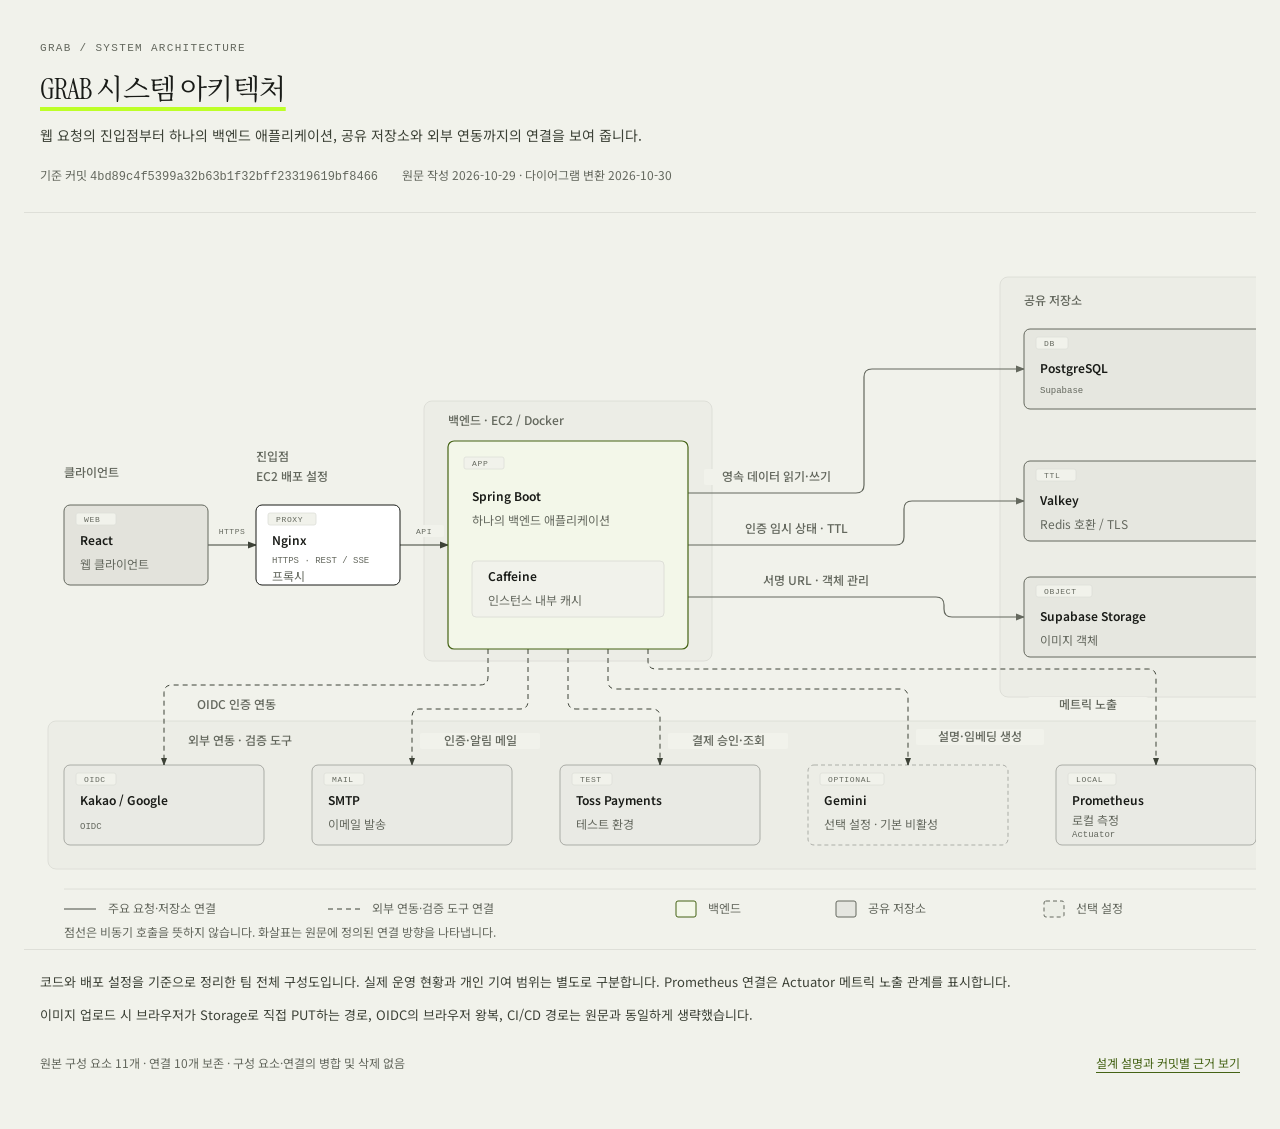
<file: grab/architecture.html>
<!DOCTYPE html>
<html lang="ko">
<head>
  <meta charset="UTF-8">
  <meta name="viewport" content="width=device-width, initial-scale=1.0">
  <title>GRAB 시스템 아키텍처</title>
  <link href="https://fonts.googleapis.com/css2?family=Instrument+Serif:ital@0;1&amp;family=Noto+Sans+KR:wght@400;500;600&amp;family=Noto+Serif+KR:wght@400&amp;display=swap" rel="stylesheet">
  <style>
    *, *::before, *::after { box-sizing: border-box; }
    :root {
      color-scheme: light;
      /* portfolio.css의 GRAB 토큰을 이 파일에만 적용합니다. */
      --paper: #f1f2eb;
      --paper-2: #e9eae3;
      --ink: #191b17;
      --ink-strong: #111111;
      --muted: #64685e;
      --soft: #64685e;
      --rule: #dedfd8;
      --rule-solid: #dedfd8;
      --accent: #456315;
      --accent-tint: #f3f7e9;
      --link: #3d4237;
      --brand: #bdff28;
      --font-sans: 'Pretendard', 'Noto Sans KR', 'Apple SD Gothic Neo', 'Malgun Gothic', 'Segoe UI', sans-serif;
      --font-serif: 'Instrument Serif', 'Noto Serif KR', serif;
      --font-mono: Consolas, 'Courier New', ui-monospace, monospace;
    }
    body { margin: 0; padding: 40px 24px; background: var(--paper); color: var(--ink); font-family: var(--font-sans); }
    main { width: 1280px; max-width: 100%; min-width: 0; margin: 0 auto; }
    header { padding: 0 16px 24px; border-bottom: 1px solid var(--rule); }
    .eyebrow { margin: 0 0 12px; color: var(--muted); font: 500 11px/1.5 var(--font-mono); letter-spacing: 0.12em; }
    h1 { margin: 0; font: 400 28px/1.5 var(--font-serif); letter-spacing: -0.02em; text-decoration: underline; text-decoration-color: var(--brand); text-decoration-thickness: 4px; text-underline-offset: 8px; }
    .intro { margin: 12px 0 0; color: var(--link); font-size: 14px; line-height: 1.8; word-break: keep-all; }
    .metadata { display: flex; flex-wrap: wrap; gap: 8px 24px; margin-top: 16px; color: var(--muted); font-size: 12px; line-height: 1.8; }
    code { font-family: var(--font-mono); overflow-wrap: anywhere; }
    figure { margin: 16px 0 0; }
    .diagram-container { width: 100%; overflow-x: auto; }
    .diagram-container:focus-visible, a:focus-visible { outline: 2px solid var(--accent); outline-offset: 4px; }
    svg { width: 100%; min-width: 1280px; display: block; }
    svg text { fill: var(--ink); font-family: var(--font-sans); }
    .zone { fill: rgba(25,27,23,0.02); stroke: var(--rule); stroke-width: 1; }
    .zone-name { fill: var(--soft); font-size: 12px; font-weight: 500; }
    .connector { fill: none; stroke: var(--muted); stroke-width: 1.2; marker-end: url(#arrow); }
    .http { stroke: var(--link); marker-end: url(#arrow-link); }
    .integration { stroke: var(--link); stroke-width: 1; stroke-dasharray: 5 4; marker-end: url(#arrow-link); }
    .label-mask { fill: var(--paper); }
    .edge-label { fill: var(--soft); font-size: 12px; font-weight: 500; text-anchor: middle; }
    .technical { fill: var(--soft); font: 400 9px var(--font-mono); }
    .latin-label { fill: var(--soft); font: 400 8px var(--font-mono); text-anchor: middle; letter-spacing: 0.06em; }
    .node-mask { fill: var(--paper); }
    .node-input { fill: rgba(100,104,94,0.10); stroke: var(--soft); }
    .node-backend { fill: #fff; stroke: var(--ink); }
    .node-focal { fill: var(--accent-tint); stroke: var(--accent); stroke-width: 1.2; }
    .node-store { fill: rgba(25,27,23,0.05); stroke: var(--muted); }
    .node-external { fill: rgba(25,27,23,0.03); stroke: rgba(25,27,23,0.30); }
    .node-optional { fill: rgba(25,27,23,0.02); stroke: rgba(25,27,23,0.30); stroke-dasharray: 4 3; }
    .tag-box { fill: var(--paper); stroke: var(--rule-solid); stroke-width: 0.8; }
    .tag { fill: var(--soft); font: 500 8px var(--font-mono); letter-spacing: 0.08em; }
    .node-name { font-size: 12px; font-weight: 600; }
    .node-copy { fill: var(--muted); font-size: 12px; }
    .legend-text { fill: var(--muted); font-size: 12px; }
    figcaption { padding: 20px 16px 0; border-top: 1px solid var(--rule); color: var(--link); font-size: 13px; line-height: 1.9; word-break: keep-all; }
    figcaption p { margin: 0 0 8px; }
    footer { display: flex; flex-wrap: wrap; justify-content: space-between; gap: 8px 24px; padding: 16px; color: var(--muted); font-size: 12px; line-height: 1.8; }
    a { color: var(--accent); text-underline-offset: 4px; }
    @media (max-width: 600px) { body { padding: 24px 12px; } header, figcaption, footer { padding-left: 4px; padding-right: 4px; } }
    @media print {
      @page { size: A4 landscape; margin: 10mm; }
      body { padding: 0; print-color-adjust: exact; -webkit-print-color-adjust: exact; }
      .diagram-container { overflow-x: visible; }
      svg { min-width: 0; }
      figure { break-inside: avoid; }
    }
  </style>
</head>
<body>
  <!-- Import: architecture.md, Mermaid block 0. html / doc-wide / faithful / engineer.
       11 source components -> 11 drawn components; 10 edges -> 10 edges.
       All five group memberships are retained. Single-node client/gateway groups
       use headings; service, datastore and external groups use zone frames.
       No components or relationships merged, collapsed or dropped.
       Local brand tokens only; the installed skill and saved profiles are unchanged.
       Font fallback: Pretendard is used if installed; otherwise Noto Sans KR.
       Instrument Serif / Noto Serif KR provide the diagram title's serif treatment. -->
  <main>
    <header>
      <p class="eyebrow">GRAB / SYSTEM ARCHITECTURE</p>
      <h1>GRAB 시스템 아키텍처</h1>
      <p class="intro">웹 요청의 진입점부터 하나의 백엔드 애플리케이션, 공유 저장소와 외부 연동까지의 연결을 보여 줍니다.</p>
      <div class="metadata">
        <span>기준 커밋 <code>4bd89c4f5399a32b63b1f32bff23319619bf8466</code></span>
        <span>원문 작성 2026-10-29 · 다이어그램 변환 2026-10-30</span>
      </div>
    </header>
    <figure>
      <div class="diagram-container" tabindex="0" role="region" aria-label="시스템 구성도. 좁은 화면에서는 가로로 스크롤할 수 있습니다.">
        <svg viewBox="0 0 1280 720" xmlns="http://www.w3.org/2000/svg" role="img" aria-labelledby="architecture-title architecture-desc">
          <title id="architecture-title">GRAB 시스템 아키텍처</title>
          <desc id="architecture-desc">React 웹 요청이 Nginx를 거쳐 내부 Caffeine 캐시를 둔 Spring Boot에 도달하며 백엔드는 공유 저장소 세 곳과 외부 연동 및 검증 도구 다섯 곳에 연결됩니다.</desc>
          <defs>
            <marker id="arrow" markerWidth="8" markerHeight="6" refX="7" refY="3" orient="auto"><polygon points="0 0, 8 3, 0 6" fill="#64685e"/></marker>
            <marker id="arrow-accent" markerWidth="8" markerHeight="6" refX="7" refY="3" orient="auto"><polygon points="0 0, 8 3, 0 6" fill="#456315"/></marker>
            <marker id="arrow-link" markerWidth="8" markerHeight="6" refX="7" refY="3" orient="auto"><polygon points="0 0, 8 3, 0 6" fill="#3d4237"/></marker>
          </defs>
          <rect width="1280" height="720" fill="#f1f2eb"/>

          <!-- Zones precede all connectors and nodes. These are source groupings, not network security boundaries. -->
          <g data-source-group="service">
            <rect class="zone" x="400" y="172" width="288" height="260" rx="8"/>
            <text class="zone-name" x="424" y="196">백엔드 · EC2 / Docker</text>
          </g>
          <g data-source-group="datastore">
            <rect class="zone" x="976" y="48" width="280" height="420" rx="8"/>
            <text class="zone-name" x="1000" y="76">공유 저장소</text>
          </g>
          <g data-source-group="external">
            <rect class="zone" x="24" y="492" width="1232" height="148" rx="8"/>
            <text class="zone-name" x="164" y="516">외부 연동 · 검증 도구</text>
          </g>

          <!-- Ten independent connectors. Every backend port is distinct. -->
          <g data-source="web" data-target="nginx">
            <title>HTTPS · REST / SSE</title>
            <path class="connector http" d="M184 316 H232"/>
            <rect class="label-mask" x="188" y="296" width="40" height="12" rx="2"/>
            <text class="latin-label" x="208" y="305">HTTPS</text>
          </g>
          <g data-source="nginx" data-target="backend">
            <title>API 전달</title>
            <path class="connector http" d="M376 316 H424"/>
            <rect class="label-mask" x="380" y="296" width="40" height="12" rx="2"/>
            <text class="latin-label" x="400" y="305">API</text>
          </g>
          <g data-source="backend" data-target="postgres">
            <title>영속 데이터 읽기·쓰기</title>
            <path class="connector" d="M664 264 H832 Q840 264 840 256 V148 Q840 140 848 140 H1000"/>
            <rect class="label-mask" x="680" y="240" width="144" height="16" rx="2"/>
            <text class="edge-label" x="752" y="252">영속 데이터 읽기·쓰기</text>
          </g>
          <g data-source="backend" data-target="redis">
            <title>인증 임시 상태 · TTL</title>
            <path class="connector" d="M664 316 H872 Q880 316 880 308 V280 Q880 272 888 272 H1000"/>
            <rect class="label-mask" x="700" y="292" width="144" height="16" rx="2"/>
            <text class="edge-label" x="772" y="304">인증 임시 상태 · TTL</text>
          </g>
          <g data-source="backend" data-target="storage">
            <title>서명 URL · 객체 관리</title>
            <path class="connector" d="M664 368 H912 Q920 368 920 376 V380 Q920 388 928 388 H1000"/>
            <rect class="label-mask" x="720" y="344" width="144" height="16" rx="2"/>
            <text class="edge-label" x="792" y="356">서명 URL · 객체 관리</text>
          </g>
          <g data-source="backend" data-target="oidc">
            <title>OIDC 인증 연동</title>
            <path class="connector integration" d="M464 420 V448 Q464 456 456 456 H148 Q140 456 140 464 V536"/>
            <rect class="label-mask" x="148" y="468" width="128" height="16" rx="2"/>
            <text class="edge-label" x="212" y="480">OIDC 인증 연동</text>
          </g>
          <g data-source="backend" data-target="smtp">
            <title>인증·알림 메일</title>
            <path class="connector integration" d="M504 420 V472 Q504 480 496 480 H396 Q388 480 388 488 V536"/>
            <rect class="label-mask" x="396" y="504" width="120" height="16" rx="2"/>
            <text class="edge-label" x="456" y="516">인증·알림 메일</text>
          </g>
          <g data-source="backend" data-target="toss">
            <title>결제 승인·조회</title>
            <path class="connector integration" d="M544 420 V472 Q544 480 552 480 H628 Q636 480 636 488 V536"/>
            <rect class="label-mask" x="644" y="504" width="120" height="16" rx="2"/>
            <text class="edge-label" x="704" y="516">결제 승인·조회</text>
          </g>
          <g data-source="backend" data-target="gemini">
            <title>설명·임베딩 생성</title>
            <path class="connector integration" d="M584 420 V452 Q584 460 592 460 H876 Q884 460 884 468 V536"/>
            <rect class="label-mask" x="892" y="500" width="128" height="16" rx="2"/>
            <text class="edge-label" x="956" y="512">설명·임베딩 생성</text>
          </g>
          <g data-source="backend" data-target="prometheus">
            <title>Actuator 메트릭 노출</title>
            <path class="connector integration" d="M624 420 V432 Q624 440 632 440 H1124 Q1132 440 1132 448 V536"/>
            <rect class="label-mask" x="1004" y="468" width="120" height="16" rx="2"/>
            <text class="edge-label" x="1064" y="480">메트릭 노출</text>
          </g>

          <!-- Client and gateway retain their one-node group labels without extra frames. -->
          <g data-node-id="web" data-source-group="client">
            <text class="zone-name" x="40" y="248">클라이언트</text>
            <rect class="node-mask" x="40" y="276" width="144" height="80" rx="6"/>
            <rect class="node-input" x="40" y="276" width="144" height="80" rx="6"/>
            <rect class="tag-box" x="52" y="284" width="40" height="12" rx="2"/>
            <text class="tag" x="60" y="293">WEB</text>
            <text class="node-name" x="56" y="316">React</text>
            <text class="node-copy" x="56" y="340">웹 클라이언트</text>
          </g>
          <g data-node-id="nginx" data-source-group="gateway">
            <text class="zone-name" x="232" y="232">진입점</text>
            <text class="zone-name" x="232" y="252">EC2 배포 설정</text>
            <rect class="node-mask" x="232" y="276" width="144" height="80" rx="6"/>
            <rect class="node-backend" x="232" y="276" width="144" height="80" rx="6"/>
            <rect class="tag-box" x="244" y="284" width="48" height="12" rx="2"/>
            <text class="tag" x="252" y="293">PROXY</text>
            <text class="node-name" x="248" y="316">Nginx</text>
            <text class="technical" x="248" y="334">HTTPS · REST / SSE</text>
            <text class="node-copy" x="248" y="352">프록시</text>
          </g>
          <g data-node-id="backend" data-source-group="service">
            <rect class="node-mask" x="424" y="212" width="240" height="208" rx="6"/>
            <rect class="node-focal" x="424" y="212" width="240" height="208" rx="6"/>
            <rect class="tag-box" x="440" y="228" width="40" height="12" rx="2"/>
            <text class="tag" x="448" y="237">APP</text>
            <text class="node-name" x="448" y="272">Spring Boot</text>
            <text class="node-copy" x="448" y="296">하나의 백엔드 애플리케이션</text>
            <rect x="448" y="332" width="192" height="56" rx="4" fill="#f1f2eb" stroke="#dedfd8"/>
            <text class="node-name" x="464" y="352">Caffeine</text>
            <text class="node-copy" x="464" y="376">인스턴스 내부 캐시</text>
          </g>
          <g data-node-id="postgres" data-source-group="datastore">
            <rect class="node-mask" x="1000" y="100" width="240" height="80" rx="6"/>
            <rect class="node-store" x="1000" y="100" width="240" height="80" rx="6"/>
            <rect class="tag-box" x="1012" y="108" width="32" height="12" rx="2"/>
            <text class="tag" x="1020" y="117">DB</text>
            <text class="node-name" x="1016" y="144">PostgreSQL</text>
            <text class="technical" x="1016" y="164">Supabase</text>
          </g>
          <g data-node-id="redis" data-source-group="datastore">
            <rect class="node-mask" x="1000" y="232" width="240" height="80" rx="6"/>
            <rect class="node-store" x="1000" y="232" width="240" height="80" rx="6"/>
            <rect class="tag-box" x="1012" y="240" width="40" height="12" rx="2"/>
            <text class="tag" x="1020" y="249">TTL</text>
            <text class="node-name" x="1016" y="276">Valkey</text>
            <text class="node-copy" x="1016" y="300">Redis 호환 / TLS</text>
          </g>
          <g data-node-id="storage" data-source-group="datastore">
            <rect class="node-mask" x="1000" y="348" width="240" height="80" rx="6"/>
            <rect class="node-store" x="1000" y="348" width="240" height="80" rx="6"/>
            <rect class="tag-box" x="1012" y="356" width="56" height="12" rx="2"/>
            <text class="tag" x="1020" y="365">OBJECT</text>
            <text class="node-name" x="1016" y="392">Supabase Storage</text>
            <text class="node-copy" x="1016" y="416">이미지 객체</text>
          </g>
          <g data-node-id="oidc" data-source-group="external">
            <rect class="node-mask" x="40" y="536" width="200" height="80" rx="6"/>
            <rect class="node-external" x="40" y="536" width="200" height="80" rx="6"/>
            <rect class="tag-box" x="52" y="544" width="40" height="12" rx="2"/>
            <text class="tag" x="60" y="553">OIDC</text>
            <text class="node-name" x="56" y="576">Kakao / Google</text>
            <text class="technical" x="56" y="600">OIDC</text>
          </g>
          <g data-node-id="smtp" data-source-group="external">
            <rect class="node-mask" x="288" y="536" width="200" height="80" rx="6"/>
            <rect class="node-external" x="288" y="536" width="200" height="80" rx="6"/>
            <rect class="tag-box" x="300" y="544" width="40" height="12" rx="2"/>
            <text class="tag" x="308" y="553">MAIL</text>
            <text class="node-name" x="304" y="576">SMTP</text>
            <text class="node-copy" x="304" y="600">이메일 발송</text>
          </g>
          <g data-node-id="toss" data-source-group="external">
            <rect class="node-mask" x="536" y="536" width="200" height="80" rx="6"/>
            <rect class="node-external" x="536" y="536" width="200" height="80" rx="6"/>
            <rect class="tag-box" x="548" y="544" width="40" height="12" rx="2"/>
            <text class="tag" x="556" y="553">TEST</text>
            <text class="node-name" x="552" y="576">Toss Payments</text>
            <text class="node-copy" x="552" y="600">테스트 환경</text>
          </g>
          <g data-node-id="gemini" data-source-group="external">
            <rect class="node-mask" x="784" y="536" width="200" height="80" rx="6"/>
            <rect class="node-optional" x="784" y="536" width="200" height="80" rx="6"/>
            <rect class="tag-box" x="796" y="544" width="64" height="12" rx="2"/>
            <text class="tag" x="804" y="553">OPTIONAL</text>
            <text class="node-name" x="800" y="576">Gemini</text>
            <text class="node-copy" x="800" y="600">선택 설정 · 기본 비활성</text>
          </g>
          <g data-node-id="prometheus" data-source-group="external">
            <rect class="node-mask" x="1032" y="536" width="200" height="80" rx="6"/>
            <rect class="node-external" x="1032" y="536" width="200" height="80" rx="6"/>
            <rect class="tag-box" x="1044" y="544" width="48" height="12" rx="2"/>
            <text class="tag" x="1052" y="553">LOCAL</text>
            <text class="node-name" x="1048" y="576">Prometheus</text>
            <text class="node-copy" x="1048" y="596">로컬 측정</text>
            <text class="technical" x="1048" y="608">Actuator</text>
          </g>

          <!-- Bottom legend is outside the component area. -->
          <line x1="40" y1="660" x2="1240" y2="660" stroke="#dedfd8"/>
          <line x1="40" y1="680" x2="72" y2="680" stroke="#64685e" stroke-width="1.2"/>
          <text class="legend-text" x="84" y="684">주요 요청·저장소 연결</text>
          <line x1="304" y1="680" x2="336" y2="680" stroke="#3d4237" stroke-dasharray="5 4"/>
          <text class="legend-text" x="348" y="684">외부 연동·검증 도구 연결</text>
          <rect x="652" y="672" width="20" height="16" rx="2" fill="#f3f7e9" stroke="#456315"/>
          <text class="legend-text" x="684" y="684">백엔드</text>
          <rect x="812" y="672" width="20" height="16" rx="2" fill="rgba(25,27,23,0.05)" stroke="#64685e"/>
          <text class="legend-text" x="844" y="684">공유 저장소</text>
          <rect x="1020" y="672" width="20" height="16" rx="2" fill="rgba(25,27,23,0.02)" stroke="#64685e" stroke-dasharray="4 3"/>
          <text class="legend-text" x="1052" y="684">선택 설정</text>
          <text class="legend-text" x="40" y="708">점선은 비동기 호출을 뜻하지 않습니다. 화살표는 원문에 정의된 연결 방향을 나타냅니다.</text>
        </svg>
      </div>
      <figcaption>
        <p>코드와 배포 설정을 기준으로 정리한 팀 전체 구성도입니다. 실제 운영 현황과 개인 기여 범위는 별도로 구분합니다. Prometheus 연결은 Actuator 메트릭 노출 관계를 표시합니다.</p>
        <p>이미지 업로드 시 브라우저가 Storage로 직접 PUT하는 경로, OIDC의 브라우저 왕복, CI/CD 경로는 원문과 동일하게 생략했습니다.</p>
      </figcaption>
    </figure>
    <footer>
      <span>원본 구성 요소 11개 · 연결 10개 보존 · 구성 요소·연결의 병합 및 삭제 없음</span>
      <a href="architecture.md">설계 설명과 커밋별 근거 보기</a>
    </footer>
  </main>
</body>
</html>
</file>
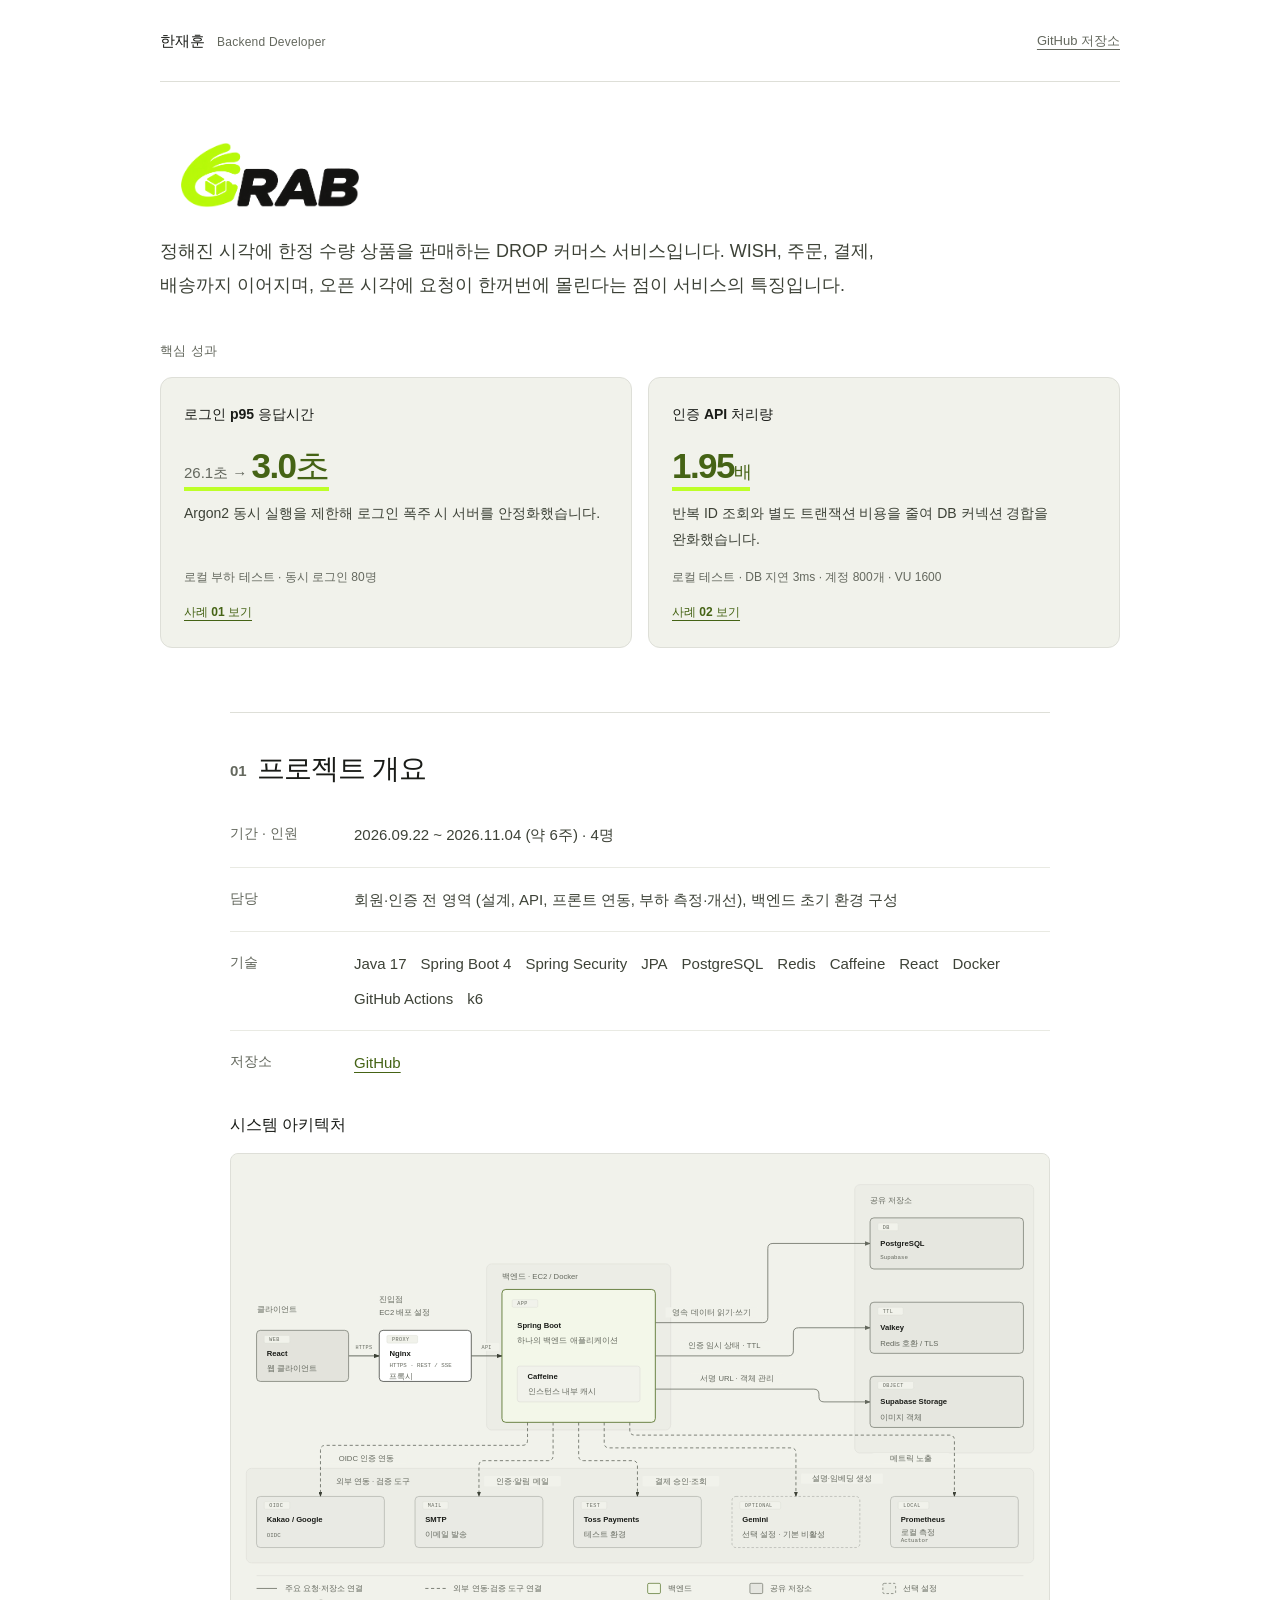
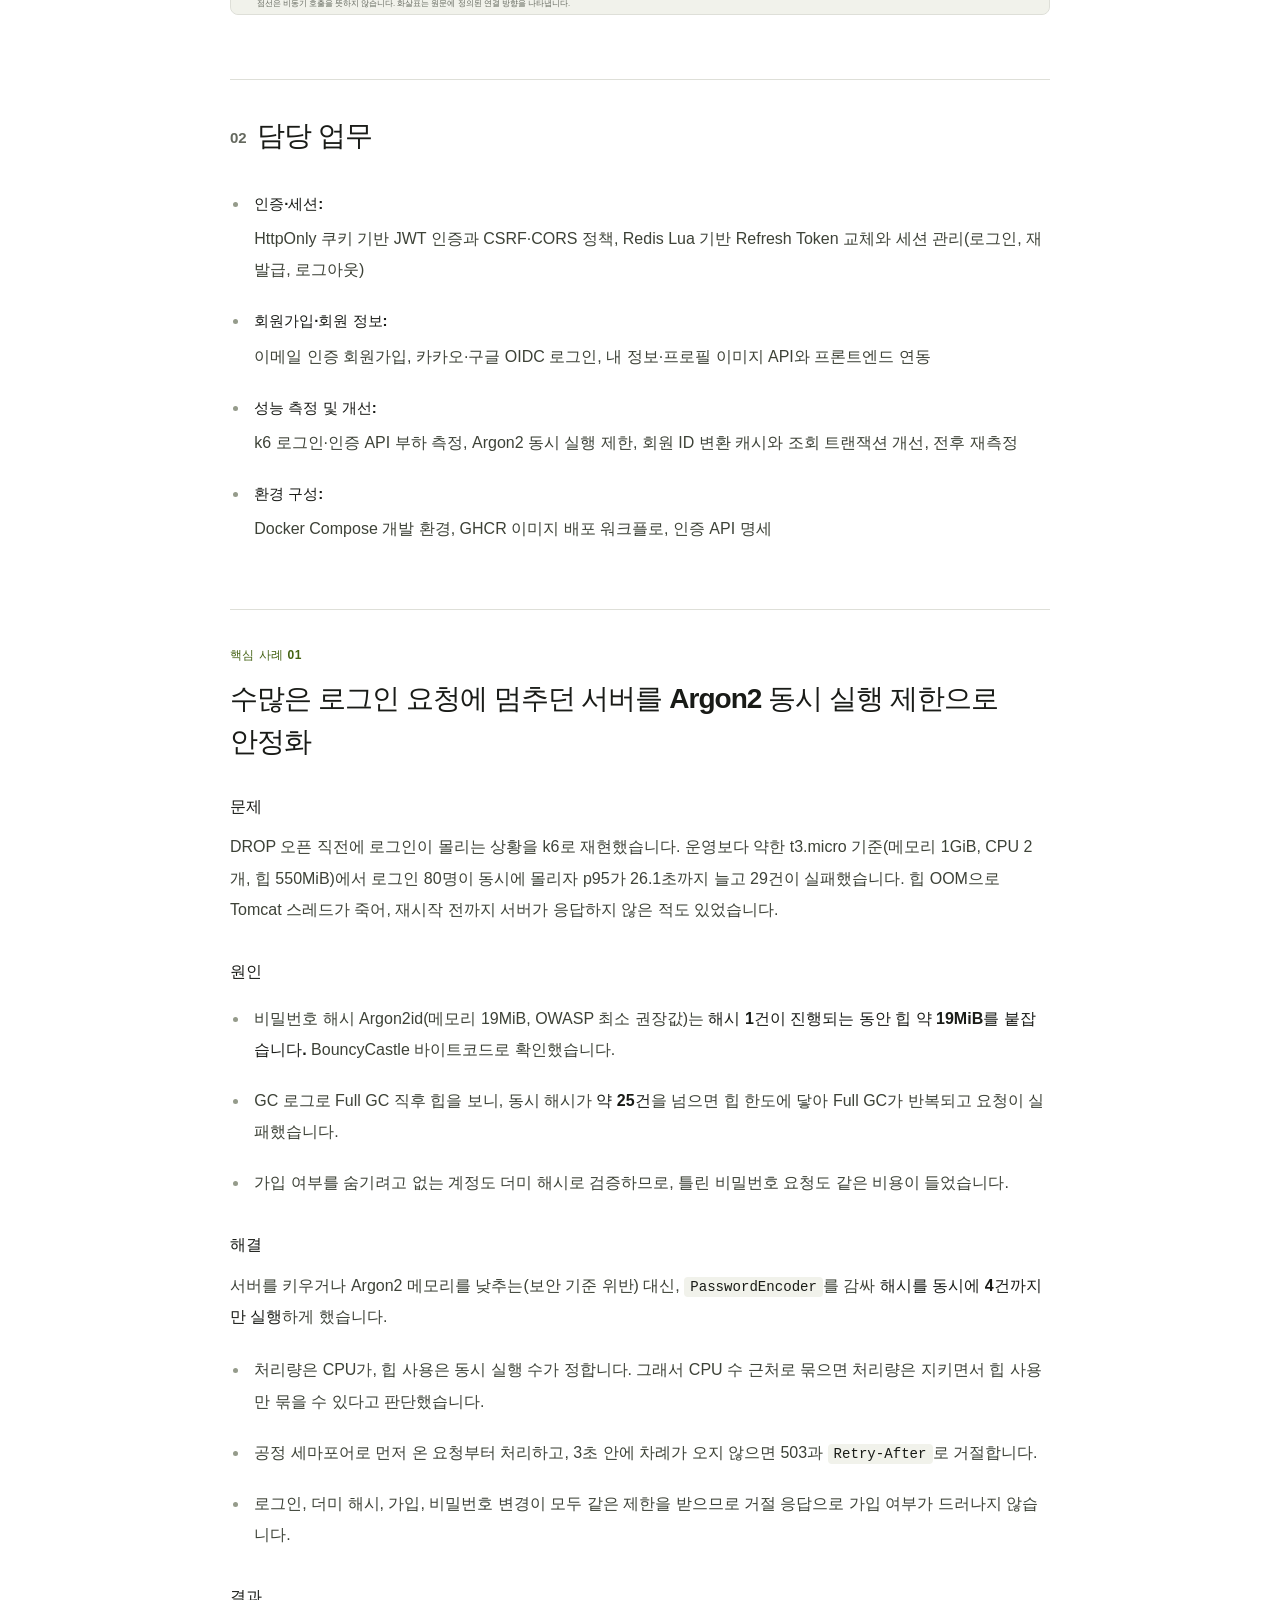
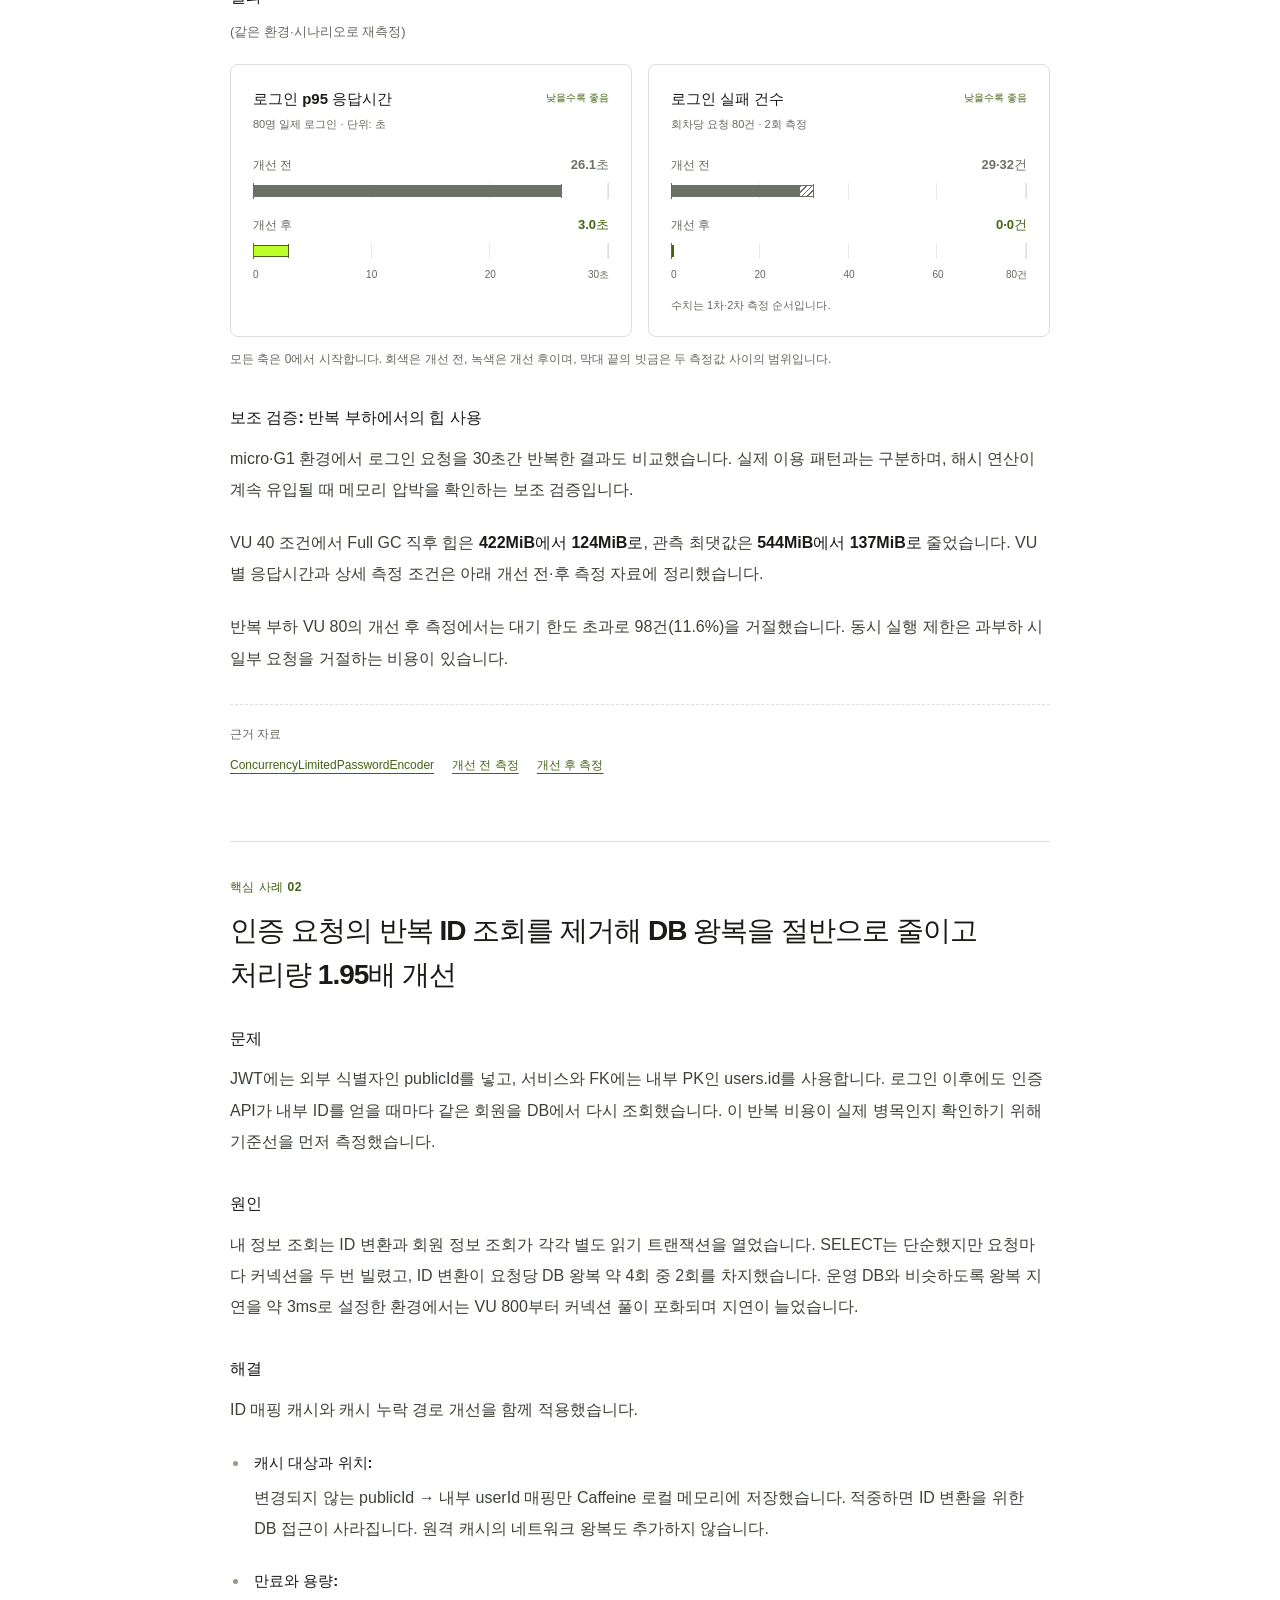
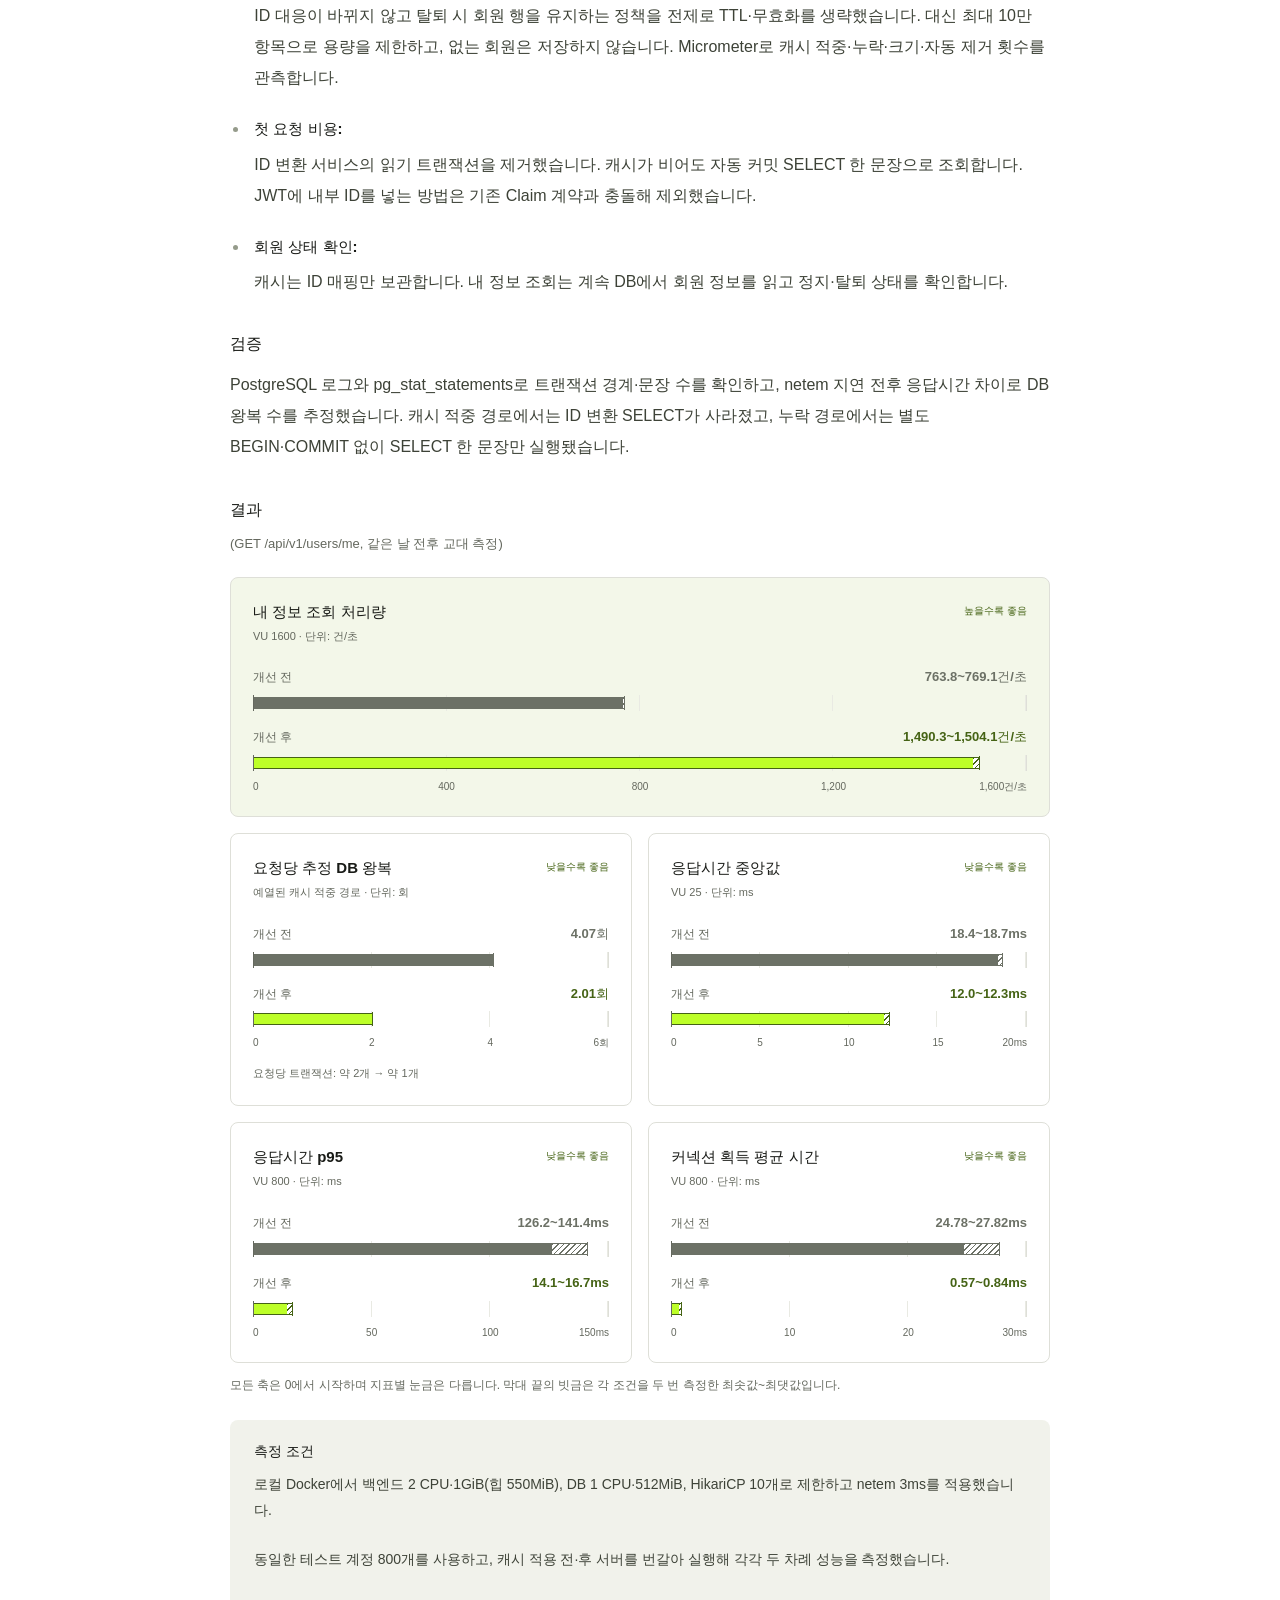
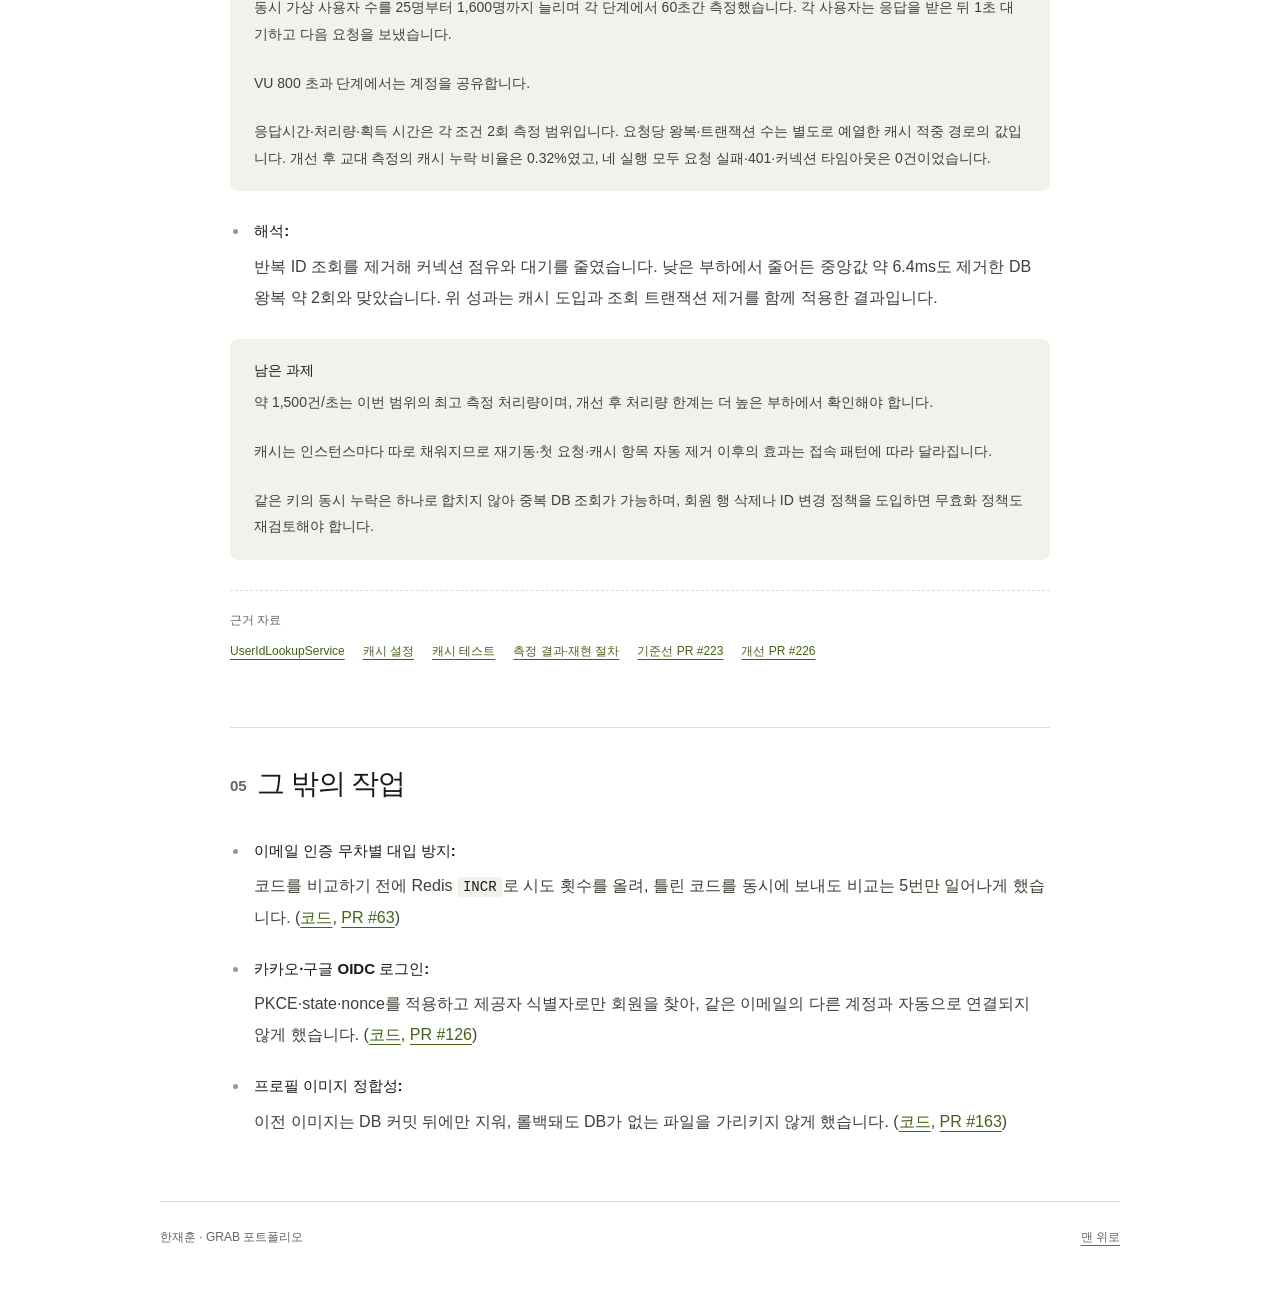
<file: grab/portfolio-short.html>
<!DOCTYPE html>
<html lang="ko">
<head>
  <meta charset="utf-8">
  <meta name="viewport" content="width=device-width, initial-scale=1">
  <meta name="description" content="한재훈의 GRAB 백엔드 포트폴리오. 로그인 안정화와 회원 ID 캐시 성능 개선 사례를 소개합니다.">
  <title>한재훈 | GRAB 백엔드 포트폴리오</title>
  <link rel="stylesheet" href="portfolio.css">
</head>
<body>
<a href="#top" class="skip-link">본문으로 건너뛰기</a>
<header class="masthead shell"><a href="#top" class="identity">한재훈<span>Backend Developer</span></a><a href="https://github.com/prgrms-aibe-devcourse/AIBE7_FinalProject_Team3" class="repository-link">GitHub 저장소</a></header>
<main id="top" class="shell"><header class="hero">
<h1><img class="project-logo" src="assets/grab-wordmark.png" alt="GRAB" width="2172" height="724" decoding="async"></h1><p class="lead">정해진 시각에 한정 수량 상품을 판매하는 DROP 커머스 서비스입니다. WISH, 주문, 결제, 배송까지 이어지며, 오픈 시각에 요청이 한꺼번에 몰린다는 점이 서비스의 특징입니다.</p>
</header>

<section class="highlights" aria-labelledby="highlights-title"><h2 id="highlights-title" class="summary-heading">핵심 성과</h2><div class="metric-grid"><article class="metric-card"><h3>로그인 p95 응답시간</h3><p class="metric"><span class="metric-before">26.1초 → </span>3.0초</p>
<p class="metric-copy">Argon2 동시 실행을 제한해 로그인 폭주 시 서버를 안정화했습니다.</p>
<p class="metric-note">로컬 부하 테스트 · 동시 로그인 80명</p>
<a href="#login-stability" class="metric-link">사례 01 보기</a></article>
<article class="metric-card"><h3>인증 API 처리량</h3><p class="metric">1.95<small>배</small></p>
<p class="metric-copy">반복 ID 조회와 별도 트랜잭션 비용을 줄여 DB 커넥션 경합을 완화했습니다.</p>
<p class="metric-note">로컬 테스트 · DB 지연 3ms · 계정 800개 · VU 1600</p>
<a href="#user-id-cache" class="metric-link">사례 02 보기</a></article>
</div></section>
<div class="document">
<section id="overview" class="document-section" aria-labelledby="overview-title"><header class="section-header"><h2 id="overview-title"><span class="section-number" aria-hidden="true">01</span>프로젝트 개요</h2></header>
<dl class="project-facts"><div class="fact-row"><dt>기간 · 인원</dt><dd>2026.09.22 ~ 2026.11.04 (약 6주) · 4명</dd></div><div class="fact-row"><dt>담당</dt><dd>회원·인증 전 영역 (설계, API, 프론트 연동, 부하 측정·개선), 백엔드 초기 환경 구성</dd></div><div class="fact-row"><dt>기술</dt><dd><ul class="tech-list" aria-label="사용 기술"><li>Java 17</li><li>Spring Boot 4</li><li>Spring Security</li><li>JPA</li><li>PostgreSQL</li><li>Redis</li><li>Caffeine</li><li>React</li><li>Docker</li><li>GitHub Actions</li><li>k6</li></ul>
</dd></div><div class="fact-row"><dt>저장소</dt><dd><a href="https://github.com/prgrms-aibe-devcourse/AIBE7_FinalProject_Team3">GitHub</a></dd></div></dl>
<h3 id="architecture-title" class="block-label">시스템 아키텍처</h3>
<figure class="architecture-figure" aria-labelledby="architecture-title" aria-describedby="architecture-caption">
<a class="architecture-preview" href="architecture.html" aria-label="GRAB 시스템 아키텍처 원본 크기로 보기"><img src="assets/grab-architecture.svg" alt="React에서 Nginx를 거쳐 내부 Caffeine 캐시를 둔 Spring Boot로 연결되며, 백엔드는 PostgreSQL·Valkey·Supabase Storage와 외부 서비스·검증 도구에 연결됩니다." width="1280" height="720" decoding="async"></a>
</figure>
</section>

<section id="responsibilities" class="document-section" aria-labelledby="responsibilities-title"><header class="section-header"><h2 id="responsibilities-title"><span class="section-number" aria-hidden="true">02</span>담당 업무</h2></header>
<ul class="detail-list"><li><strong class="item-label">인증·세션:</strong> HttpOnly 쿠키 기반 JWT 인증과 CSRF·CORS 정책, Redis Lua 기반 Refresh Token 교체와 세션 관리(로그인, 재발급, 로그아웃)</li><li><strong class="item-label">회원가입·회원 정보:</strong> 이메일 인증 회원가입, 카카오·구글 OIDC 로그인, 내 정보·프로필 이미지 API와 프론트엔드 연동</li><li><strong class="item-label">성능 측정 및 개선:</strong> k6 로그인·인증 API 부하 측정, Argon2 동시 실행 제한, 회원 ID 변환 캐시와 조회 트랜잭션 개선, 전후 재측정</li><li><strong class="item-label">환경 구성:</strong> Docker Compose 개발 환경, GHCR 이미지 배포 워크플로, 인증 API 명세</li></ul>
</section>

<section id="login-stability" class="document-section case-study" aria-labelledby="login-stability-title"><header class="section-header"><p class="section-kicker">핵심 사례 01</p>
<h2 id="login-stability-title">수많은 로그인 요청에 멈추던 서버를 Argon2 동시 실행 제한으로 안정화</h2></header>
<h3 class="block-label">문제</h3><p> DROP 오픈 직전에 로그인이 몰리는 상황을 k6로 재현했습니다. 운영보다 약한 t3.micro 기준(메모리 1GiB, CPU 2개, 힙 550MiB)에서 로그인 80명이 동시에 몰리자 p95가 26.1초까지 늘고 29건이 실패했습니다. 힙 OOM으로 Tomcat 스레드가 죽어, 재시작 전까지 서버가 응답하지 않은 적도 있었습니다.</p>
<h3 class="block-label">원인</h3><ul class="detail-list"><li>비밀번호 해시 Argon2id(메모리 19MiB, OWASP 최소 권장값)는 <strong>해시 1건이 진행되는 동안 힙 약 19MiB를 붙잡습니다.</strong> BouncyCastle 바이트코드로 확인했습니다.</li><li>GC 로그로 Full GC 직후 힙을 보니, 동시 해시가 <strong>약 25건</strong>을 넘으면 힙 한도에 닿아 Full GC가 반복되고 요청이 실패했습니다.</li><li>가입 여부를 숨기려고 없는 계정도 더미 해시로 검증하므로, 틀린 비밀번호 요청도 같은 비용이 들었습니다.</li></ul>
<h3 class="block-label">해결</h3><p> 서버를 키우거나 Argon2 메모리를 낮추는(보안 기준 위반) 대신, <code>PasswordEncoder</code>를 감싸 <strong>해시를 동시에 4건까지만 실행</strong>하게 했습니다.</p>
<ul class="detail-list"><li>처리량은 CPU가, 힙 사용은 동시 실행 수가 정합니다. 그래서 CPU 수 근처로 묶으면 처리량은 지키면서 힙 사용만 묶을 수 있다고 판단했습니다.</li><li>공정 세마포어로 먼저 온 요청부터 처리하고, 3초 안에 차례가 오지 않으면 503과 <code>Retry-After</code>로 거절합니다.</li><li>로그인, 더미 해시, 가입, 비밀번호 변경이 모두 같은 제한을 받으므로 거절 응답으로 가입 여부가 드러나지 않습니다.</li></ul>
<h3 class="block-label">결과</h3><p class="result-context">(같은 환경·시나리오로 재측정)</p>
<div class="result-charts">
<figure class="result-chart" aria-labelledby="result-login-latency-title" data-scale-max="30" style="--grid-steps:3">
<figcaption class="result-chart-heading"><span><strong id="result-login-latency-title">로그인 p95 응답시간</strong><span class="result-chart-context">80명 일제 로그인 · 단위: 초</span></span><span class="result-direction">낮을수록 좋음</span></figcaption>
<div class="result-plot">
<div class="result-row result-row--before" data-min="26.1" data-max="26.1" style="--bar-start:87.000000%;--bar-end:87.000000%;--bar-range:0.000000%"><div class="result-row-label"><span>개선 전</span><strong>26.1초</strong></div><div class="result-track" aria-hidden="true"><span class="result-bar"></span><span class="result-end"></span></div></div>
<div class="result-row result-row--after" data-min="3" data-max="3" style="--bar-start:10.000000%;--bar-end:10.000000%;--bar-range:0.000000%"><div class="result-row-label"><span>개선 후</span><strong>3.0초</strong></div><div class="result-track" aria-hidden="true"><span class="result-bar"></span><span class="result-end"></span></div></div>
<div class="result-axis" aria-hidden="true"><span style="--tick:0.0000%">0</span><span style="--tick:33.3333%">10</span><span style="--tick:66.6667%">20</span><span style="--tick:100.0000%">30초</span></div>
</div>

</figure>
<figure class="result-chart" aria-labelledby="result-login-failures-title" data-scale-max="80" style="--grid-steps:4">
<figcaption class="result-chart-heading"><span><strong id="result-login-failures-title">로그인 실패 건수</strong><span class="result-chart-context">회차당 요청 80건 · 2회 측정</span></span><span class="result-direction">낮을수록 좋음</span></figcaption>
<div class="result-plot">
<div class="result-row result-row--before" data-min="29" data-max="32" style="--bar-start:36.250000%;--bar-end:40.000000%;--bar-range:3.750000%"><div class="result-row-label"><span>개선 전</span><strong>29·32건</strong></div><div class="result-track" aria-hidden="true"><span class="result-bar"></span><span class="result-range"></span><span class="result-end"></span></div></div>
<div class="result-row result-row--after" data-min="0" data-max="0" style="--bar-start:0.000000%;--bar-end:0.000000%;--bar-range:0.000000%"><div class="result-row-label"><span>개선 후</span><strong>0·0건</strong></div><div class="result-track" aria-hidden="true"><span class="result-bar result-bar--zero"></span></div></div>
<div class="result-axis" aria-hidden="true"><span style="--tick:0.0000%">0</span><span style="--tick:25.0000%">20</span><span style="--tick:50.0000%">40</span><span style="--tick:75.0000%">60</span><span style="--tick:100.0000%">80건</span></div>
</div>
<p class="result-chart-footnote">수치는 1차·2차 측정 순서입니다.</p>
</figure>
</div>
<p class="result-chart-note">모든 축은 0에서 시작합니다. 회색은 개선 전, 녹색은 개선 후이며, 막대 끝의 빗금은 두 측정값 사이의 범위입니다.</p>
<h3 class="block-label">보조 검증: 반복 부하에서의 힙 사용</h3>
<p>micro·G1 환경에서 로그인 요청을 30초간 반복한 결과도 비교했습니다. 실제 이용 패턴과는 구분하며, 해시 연산이 계속 유입될 때 메모리 압박을 확인하는 보조 검증입니다.</p>
<p>VU 40 조건에서 Full GC 직후 힙은 <strong>422MiB에서 124MiB로</strong>, 관측 최댓값은 <strong>544MiB에서 137MiB로</strong> 줄었습니다. VU별 응답시간과 상세 측정 조건은 아래 개선 전·후 측정 자료에 정리했습니다.</p>
<p>반복 부하 VU 80의 개선 후 측정에서는 대기 한도 초과로 98건(11.6%)을 거절했습니다. 동시 실행 제한은 과부하 시 일부 요청을 거절하는 비용이 있습니다.</p>
<footer class="sources"><h3>근거 자료</h3><div class="source-links"><a href="https://github.com/prgrms-aibe-devcourse/AIBE7_FinalProject_Team3/blob/feat/GR-178-limit-argon2-concurrency/Backend/src/main/java/org/example/grab/global/security/password/ConcurrencyLimitedPasswordEncoder.java">ConcurrencyLimitedPasswordEncoder</a><a href="https://github.com/prgrms-aibe-devcourse/AIBE7_FinalProject_Team3/blob/feat/GR-178-limit-argon2-concurrency/Backend/k6/login-burst/result.md">개선 전 측정</a><a href="https://github.com/prgrms-aibe-devcourse/AIBE7_FinalProject_Team3/blob/feat/GR-178-limit-argon2-concurrency/Backend/k6/login-burst/result-gr178.md">개선 후 측정</a></div></footer>
</section>

<section id="user-id-cache" class="document-section case-study" aria-labelledby="user-id-cache-title"><header class="section-header"><p class="section-kicker">핵심 사례 02</p>
<h2 id="user-id-cache-title">인증 요청의 반복 ID 조회를 제거해 DB 왕복을 절반으로 줄이고 처리량 1.95배 개선</h2></header>
<h3 class="block-label">문제</h3><p> JWT에는 외부 식별자인 publicId를 넣고, 서비스와 FK에는 내부 PK인 users.id를 사용합니다. 로그인 이후에도 인증 API가 내부 ID를 얻을 때마다 같은 회원을 DB에서 다시 조회했습니다. 이 반복 비용이 실제 병목인지 확인하기 위해 기준선을 먼저 측정했습니다.</p>
<h3 class="block-label">원인</h3><p> 내 정보 조회는 ID 변환과 회원 정보 조회가 각각 별도 읽기 트랜잭션을 열었습니다. SELECT는 단순했지만 요청마다 커넥션을 두 번 빌렸고, ID 변환이 요청당 DB 왕복 약 4회 중 2회를 차지했습니다. 운영 DB와 비슷하도록 왕복 지연을 약 3ms로 설정한 환경에서는 VU 800부터 커넥션 풀이 포화되며 지연이 늘었습니다.</p>
<h3 class="block-label">해결</h3><p>ID 매핑 캐시와 캐시 누락 경로 개선을 함께 적용했습니다.</p>
<ul class="detail-list"><li><strong class="item-label">캐시 대상과 위치:</strong> 변경되지 않는 publicId → 내부 userId 매핑만 Caffeine 로컬 메모리에 저장했습니다. 적중하면 ID 변환을 위한 DB 접근이 사라집니다. 원격 캐시의 네트워크 왕복도 추가하지 않습니다.</li><li><strong class="item-label">만료와 용량:</strong> ID 대응이 바뀌지 않고 탈퇴 시 회원 행을 유지하는 정책을 전제로 TTL·무효화를 생략했습니다. 대신 최대 10만 항목으로 용량을 제한하고, 없는 회원은 저장하지 않습니다. Micrometer로 캐시 적중·누락·크기·자동 제거 횟수를 관측합니다.</li><li><strong class="item-label">첫 요청 비용:</strong> ID 변환 서비스의 읽기 트랜잭션을 제거했습니다. 캐시가 비어도 자동 커밋 SELECT 한 문장으로 조회합니다. JWT에 내부 ID를 넣는 방법은 기존 Claim 계약과 충돌해 제외했습니다.</li><li><strong class="item-label">회원 상태 확인:</strong> 캐시는 ID 매핑만 보관합니다. 내 정보 조회는 계속 DB에서 회원 정보를 읽고 정지·탈퇴 상태를 확인합니다.</li></ul>
<h3 class="block-label">검증</h3><p> PostgreSQL 로그와 pg_stat_statements로 트랜잭션 경계·문장 수를 확인하고, netem 지연 전후 응답시간 차이로 DB 왕복 수를 추정했습니다. 캐시 적중 경로에서는 ID 변환 SELECT가 사라졌고, 누락 경로에서는 별도 BEGIN·COMMIT 없이 SELECT 한 문장만 실행됐습니다.</p>
<h3 class="block-label">결과</h3><p class="result-context">(GET /api/v1/users/me, 같은 날 전후 교대 측정)</p>
<div class="result-charts">
<figure class="result-chart result-chart--featured" aria-labelledby="result-throughput-title" data-scale-max="1600" style="--grid-steps:4">
<figcaption class="result-chart-heading"><span><strong id="result-throughput-title">내 정보 조회 처리량</strong><span class="result-chart-context">VU 1600 · 단위: 건/초</span></span><span class="result-direction">높을수록 좋음</span></figcaption>
<div class="result-plot">
<div class="result-row result-row--before" data-min="763.8" data-max="769.1" style="--bar-start:47.737500%;--bar-end:48.068750%;--bar-range:0.331250%"><div class="result-row-label"><span>개선 전</span><strong>763.8~769.1건/초</strong></div><div class="result-track" aria-hidden="true"><span class="result-bar"></span><span class="result-range"></span><span class="result-end"></span></div></div>
<div class="result-row result-row--after" data-min="1490.3" data-max="1504.1" style="--bar-start:93.143750%;--bar-end:94.006250%;--bar-range:0.862500%"><div class="result-row-label"><span>개선 후</span><strong>1,490.3~1,504.1건/초</strong></div><div class="result-track" aria-hidden="true"><span class="result-bar"></span><span class="result-range"></span><span class="result-end"></span></div></div>
<div class="result-axis" aria-hidden="true"><span style="--tick:0.0000%">0</span><span style="--tick:25.0000%">400</span><span style="--tick:50.0000%">800</span><span style="--tick:75.0000%">1,200</span><span style="--tick:100.0000%">1,600건/초</span></div>
</div>

</figure>
<figure class="result-chart" aria-labelledby="result-db-roundtrips-title" data-scale-max="6" style="--grid-steps:3">
<figcaption class="result-chart-heading"><span><strong id="result-db-roundtrips-title">요청당 추정 DB 왕복</strong><span class="result-chart-context">예열된 캐시 적중 경로 · 단위: 회</span></span><span class="result-direction">낮을수록 좋음</span></figcaption>
<div class="result-plot">
<div class="result-row result-row--before" data-min="4.07" data-max="4.07" style="--bar-start:67.833333%;--bar-end:67.833333%;--bar-range:0.000000%"><div class="result-row-label"><span>개선 전</span><strong>4.07회</strong></div><div class="result-track" aria-hidden="true"><span class="result-bar"></span><span class="result-end"></span></div></div>
<div class="result-row result-row--after" data-min="2.01" data-max="2.01" style="--bar-start:33.500000%;--bar-end:33.500000%;--bar-range:0.000000%"><div class="result-row-label"><span>개선 후</span><strong>2.01회</strong></div><div class="result-track" aria-hidden="true"><span class="result-bar"></span><span class="result-end"></span></div></div>
<div class="result-axis" aria-hidden="true"><span style="--tick:0.0000%">0</span><span style="--tick:33.3333%">2</span><span style="--tick:66.6667%">4</span><span style="--tick:100.0000%">6회</span></div>
</div>
<p class="result-chart-footnote">요청당 트랜잭션: 약 2개 → 약 1개</p>
</figure>
<figure class="result-chart" aria-labelledby="result-latency-median-title" data-scale-max="20" style="--grid-steps:4">
<figcaption class="result-chart-heading"><span><strong id="result-latency-median-title">응답시간 중앙값</strong><span class="result-chart-context">VU 25 · 단위: ms</span></span><span class="result-direction">낮을수록 좋음</span></figcaption>
<div class="result-plot">
<div class="result-row result-row--before" data-min="18.4" data-max="18.7" style="--bar-start:92.000000%;--bar-end:93.500000%;--bar-range:1.500000%"><div class="result-row-label"><span>개선 전</span><strong>18.4~18.7ms</strong></div><div class="result-track" aria-hidden="true"><span class="result-bar"></span><span class="result-range"></span><span class="result-end"></span></div></div>
<div class="result-row result-row--after" data-min="12" data-max="12.3" style="--bar-start:60.000000%;--bar-end:61.500000%;--bar-range:1.500000%"><div class="result-row-label"><span>개선 후</span><strong>12.0~12.3ms</strong></div><div class="result-track" aria-hidden="true"><span class="result-bar"></span><span class="result-range"></span><span class="result-end"></span></div></div>
<div class="result-axis" aria-hidden="true"><span style="--tick:0.0000%">0</span><span style="--tick:25.0000%">5</span><span style="--tick:50.0000%">10</span><span style="--tick:75.0000%">15</span><span style="--tick:100.0000%">20ms</span></div>
</div>

</figure>
<figure class="result-chart" aria-labelledby="result-latency-p95-title" data-scale-max="150" style="--grid-steps:3">
<figcaption class="result-chart-heading"><span><strong id="result-latency-p95-title">응답시간 p95</strong><span class="result-chart-context">VU 800 · 단위: ms</span></span><span class="result-direction">낮을수록 좋음</span></figcaption>
<div class="result-plot">
<div class="result-row result-row--before" data-min="126.2" data-max="141.4" style="--bar-start:84.133333%;--bar-end:94.266667%;--bar-range:10.133333%"><div class="result-row-label"><span>개선 전</span><strong>126.2~141.4ms</strong></div><div class="result-track" aria-hidden="true"><span class="result-bar"></span><span class="result-range"></span><span class="result-end"></span></div></div>
<div class="result-row result-row--after" data-min="14.1" data-max="16.7" style="--bar-start:9.400000%;--bar-end:11.133333%;--bar-range:1.733333%"><div class="result-row-label"><span>개선 후</span><strong>14.1~16.7ms</strong></div><div class="result-track" aria-hidden="true"><span class="result-bar"></span><span class="result-range"></span><span class="result-end"></span></div></div>
<div class="result-axis" aria-hidden="true"><span style="--tick:0.0000%">0</span><span style="--tick:33.3333%">50</span><span style="--tick:66.6667%">100</span><span style="--tick:100.0000%">150ms</span></div>
</div>

</figure>
<figure class="result-chart" aria-labelledby="result-connection-wait-title" data-scale-max="30" style="--grid-steps:3">
<figcaption class="result-chart-heading"><span><strong id="result-connection-wait-title">커넥션 획득 평균 시간</strong><span class="result-chart-context">VU 800 · 단위: ms</span></span><span class="result-direction">낮을수록 좋음</span></figcaption>
<div class="result-plot">
<div class="result-row result-row--before" data-min="24.78" data-max="27.82" style="--bar-start:82.600000%;--bar-end:92.733333%;--bar-range:10.133333%"><div class="result-row-label"><span>개선 전</span><strong>24.78~27.82ms</strong></div><div class="result-track" aria-hidden="true"><span class="result-bar"></span><span class="result-range"></span><span class="result-end"></span></div></div>
<div class="result-row result-row--after" data-min="0.57" data-max="0.84" style="--bar-start:1.900000%;--bar-end:2.800000%;--bar-range:0.900000%"><div class="result-row-label"><span>개선 후</span><strong>0.57~0.84ms</strong></div><div class="result-track" aria-hidden="true"><span class="result-bar"></span><span class="result-range"></span><span class="result-end"></span></div></div>
<div class="result-axis" aria-hidden="true"><span style="--tick:0.0000%">0</span><span style="--tick:33.3333%">10</span><span style="--tick:66.6667%">20</span><span style="--tick:100.0000%">30ms</span></div>
</div>

</figure>
</div>
<p class="result-chart-note">모든 축은 0에서 시작하며 지표별 눈금은 다릅니다. 막대 끝의 빗금은 각 조건을 두 번 측정한 최솟값~최댓값입니다.</p><aside class="reading-note"><h3 class="block-label">측정 조건</h3><p>로컬 Docker에서 백엔드 2 CPU·1GiB(힙 550MiB), DB 1 CPU·512MiB, HikariCP 10개로 제한하고 netem 3ms를 적용했습니다.</p>
<p>동일한 테스트 계정 800개를 사용하고, 캐시 적용 전·후 서버를 번갈아 실행해 각각 두 차례 성능을 측정했습니다.</p>
<p>동시 가상 사용자 수를 25명부터 1,600명까지 늘리며 각 단계에서 60초간 측정했습니다. 각 사용자는 응답을 받은 뒤 1초 대기하고 다음 요청을 보냈습니다.</p>
<p>VU 800 초과 단계에서는 계정을 공유합니다.</p>
<p>응답시간·처리량·획득 시간은 각 조건 2회 측정 범위입니다. 요청당 왕복·트랜잭션 수는 별도로 예열한 캐시 적중 경로의 값입니다. 개선 후 교대 측정의 캐시 누락 비율은 0.32%였고, 네 실행 모두 요청 실패·401·커넥션 타임아웃은 0건이었습니다.</p>
</aside>
<ul class="detail-list"><li><strong class="item-label">해석:</strong> 반복 ID 조회를 제거해 커넥션 점유와 대기를 줄였습니다. 낮은 부하에서 줄어든 중앙값 약 6.4ms도 제거한 DB 왕복 약 2회와 맞았습니다. 위 성과는 캐시 도입과 조회 트랜잭션 제거를 함께 적용한 결과입니다.</li></ul>
<aside class="reading-note"><h3 class="block-label">남은 과제</h3><p>약 1,500건/초는 이번 범위의 최고 측정 처리량이며, 개선 후 처리량 한계는 더 높은 부하에서 확인해야 합니다.</p>
<p>캐시는 인스턴스마다 따로 채워지므로 재기동·첫 요청·캐시 항목 자동 제거 이후의 효과는 접속 패턴에 따라 달라집니다.</p>
<p>같은 키의 동시 누락은 하나로 합치지 않아 중복 DB 조회가 가능하며, 회원 행 삭제나 ID 변경 정책을 도입하면 무효화 정책도 재검토해야 합니다.</p>
</aside>
<footer class="sources"><h3>근거 자료</h3><div class="source-links"><a href="https://github.com/prgrms-aibe-devcourse/AIBE7_FinalProject_Team3/blob/7c2e51b84c45d4d31eea2e7549907d40416fc323/Backend/src/main/java/org/example/grab/domain/user/service/UserIdLookupService.java">UserIdLookupService</a><a href="https://github.com/prgrms-aibe-devcourse/AIBE7_FinalProject_Team3/blob/7c2e51b84c45d4d31eea2e7549907d40416fc323/Backend/src/main/java/org/example/grab/domain/user/support/UserIdCacheConfig.java">캐시 설정</a><a href="https://github.com/prgrms-aibe-devcourse/AIBE7_FinalProject_Team3/blob/7c2e51b84c45d4d31eea2e7549907d40416fc323/Backend/src/test/java/org/example/grab/domain/user/service/UserIdLookupServiceTest.java">캐시 테스트</a><a href="https://github.com/prgrms-aibe-devcourse/AIBE7_FinalProject_Team3/blob/7c2e51b84c45d4d31eea2e7549907d40416fc323/Backend/k6/user-id-lookup/result.md">측정 결과·재현 절차</a><a href="https://github.com/prgrms-aibe-devcourse/AIBE7_FinalProject_Team3/pull/223">기준선 PR #223</a><a href="https://github.com/prgrms-aibe-devcourse/AIBE7_FinalProject_Team3/pull/226">개선 PR #226</a></div></footer>
</section>

<section id="other-work" class="document-section" aria-labelledby="other-work-title"><header class="section-header"><h2 id="other-work-title"><span class="section-number" aria-hidden="true">05</span>그 밖의 작업</h2></header>
<ul class="detail-list"><li><strong class="item-label">이메일 인증 무차별 대입 방지:</strong> 코드를 비교하기 전에 Redis <code>INCR</code>로 시도 횟수를 올려, 틀린 코드를 동시에 보내도 비교는 5번만 일어나게 했습니다. (<a href="https://github.com/prgrms-aibe-devcourse/AIBE7_FinalProject_Team3/blob/223b697783bbd712c68d359999f42ad141353802/Backend/src/main/java/org/example/grab/domain/user/service/EmailVerificationService.java">코드</a>, <a href="https://github.com/prgrms-aibe-devcourse/AIBE7_FinalProject_Team3/pull/63">PR #63</a>)</li><li><strong class="item-label">카카오·구글 OIDC 로그인:</strong> PKCE·state·nonce를 적용하고 제공자 식별자로만 회원을 찾아, 같은 이메일의 다른 계정과 자동으로 연결되지 않게 했습니다. (<a href="https://github.com/prgrms-aibe-devcourse/AIBE7_FinalProject_Team3/blob/223b697783bbd712c68d359999f42ad141353802/Backend/src/main/java/org/example/grab/domain/auth/support/oauth2/SocialAuthorizationRequestResolver.java">코드</a>, <a href="https://github.com/prgrms-aibe-devcourse/AIBE7_FinalProject_Team3/pull/126">PR #126</a>)</li><li><strong class="item-label">프로필 이미지 정합성:</strong> 이전 이미지는 DB 커밋 뒤에만 지워, 롤백돼도 DB가 없는 파일을 가리키지 않게 했습니다. (<a href="https://github.com/prgrms-aibe-devcourse/AIBE7_FinalProject_Team3/blob/223b697783bbd712c68d359999f42ad141353802/Backend/src/main/java/org/example/grab/domain/user/service/ProfileImageCleanupListener.java">코드</a>, <a href="https://github.com/prgrms-aibe-devcourse/AIBE7_FinalProject_Team3/pull/163">PR #163</a>)</li></ul>
</section>

</div></main>
<footer class="page-footer shell"><span>한재훈 · GRAB 포트폴리오</span><a href="#top">맨 위로</a></footer>
</body>
</html>
</file>
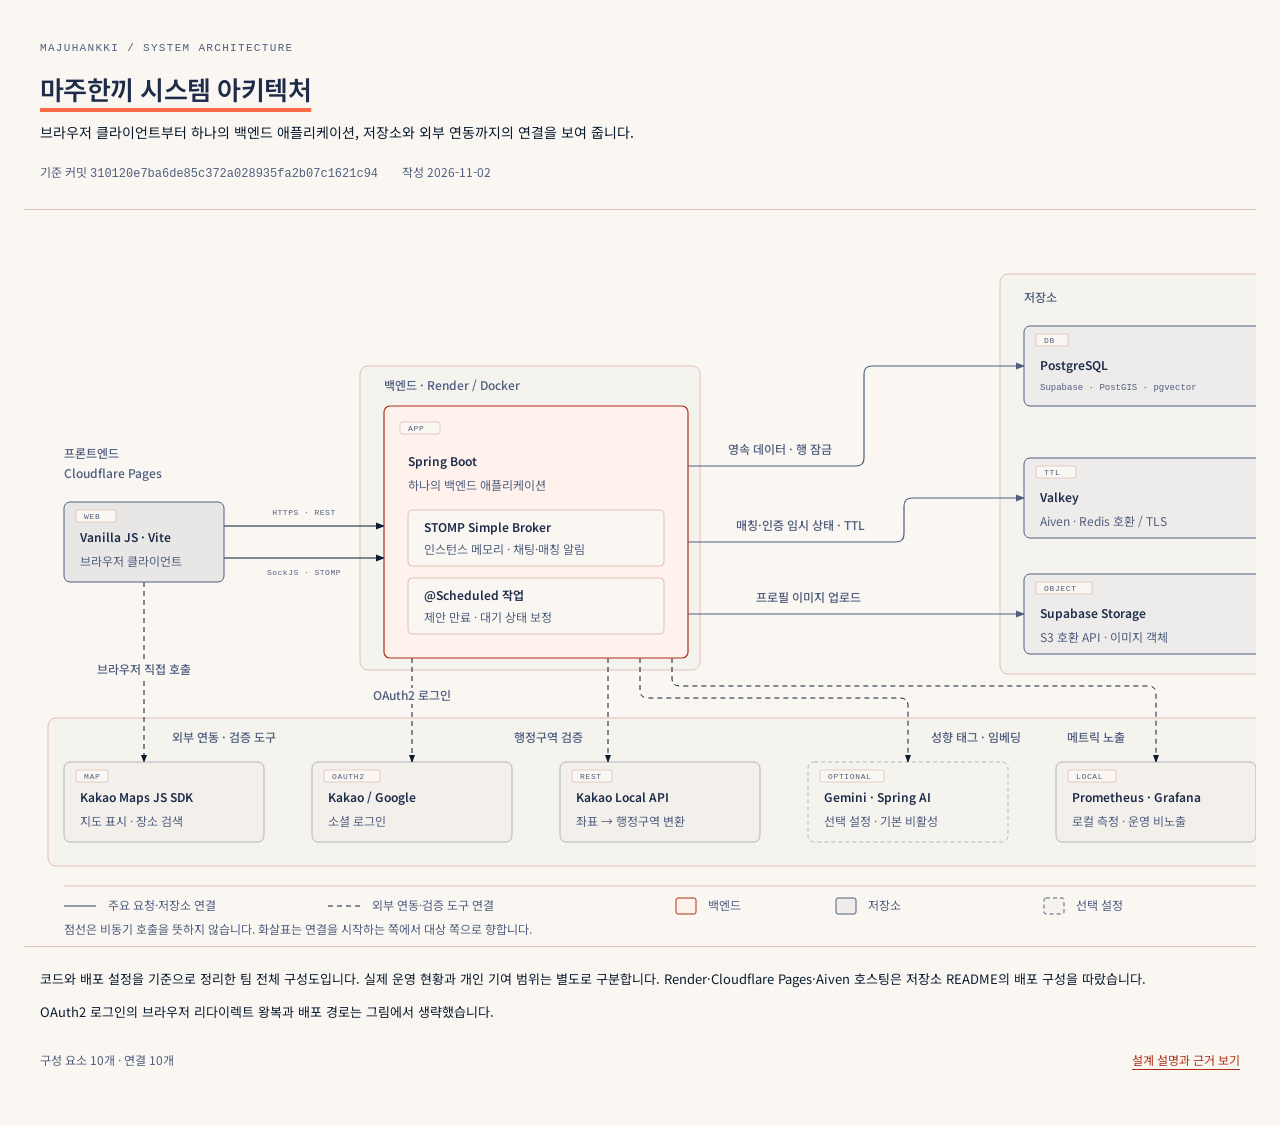
<file: majuhankki/architecture.html>
<!DOCTYPE html>
<html lang="ko">
<head>
  <meta charset="UTF-8">
  <meta name="viewport" content="width=device-width, initial-scale=1.0">
  <title>마주한끼 시스템 아키텍처</title>
  <link href="https://fonts.googleapis.com/css2?family=Noto+Sans+KR:wght@400;500;600&amp;display=swap" rel="stylesheet">
  <style>
    *, *::before, *::after { box-sizing: border-box; }
    :root {
      color-scheme: light;
      /* portfolio.css의 마주한끼 Warm Table 토큰을 이 파일에만 적용합니다. */
      --paper: #faf7f2;
      --ink: #1e2c4a;
      --muted: #505e7f;
      --rule: #e1bfb8;
      --accent: #ae3115;
      --link: #0b1c30;
      --brand: #ff6b4a;
      --font-sans: 'Pretendard', 'Noto Sans KR', 'Apple SD Gothic Neo', 'Malgun Gothic', 'Segoe UI', sans-serif;
      --font-mono: Consolas, 'Courier New', ui-monospace, monospace;
    }
    body { margin: 0; padding: 40px 24px; background: var(--paper); color: var(--ink); font-family: var(--font-sans); }
    main { width: 1280px; max-width: 100%; min-width: 0; margin: 0 auto; }
    header { padding: 0 16px 24px; border-bottom: 1px solid var(--rule); }
    .eyebrow { margin: 0 0 12px; color: var(--muted); font: 500 11px/1.5 var(--font-mono); letter-spacing: 0.12em; }
    h1 { margin: 0; font-size: 26px; font-weight: 600; line-height: 1.5; letter-spacing: -0.02em; text-decoration: underline; text-decoration-color: var(--brand); text-decoration-thickness: 4px; text-underline-offset: 8px; }
    .intro { margin: 12px 0 0; color: var(--link); font-size: 14px; line-height: 1.8; word-break: keep-all; }
    .metadata { display: flex; flex-wrap: wrap; gap: 8px 24px; margin-top: 16px; color: var(--muted); font-size: 12px; line-height: 1.8; }
    code { font-family: var(--font-mono); overflow-wrap: anywhere; }
    figure { margin: 16px 0 0; }
    .diagram-container { width: 100%; overflow-x: auto; }
    .diagram-container:focus-visible, a:focus-visible { outline: 2px solid var(--accent); outline-offset: 4px; }
    svg { width: 100%; min-width: 1280px; display: block; }
    figcaption { padding: 20px 16px 0; border-top: 1px solid var(--rule); color: var(--link); font-size: 13px; line-height: 1.9; word-break: keep-all; }
    figcaption p { margin: 0 0 8px; }
    footer { display: flex; flex-wrap: wrap; justify-content: space-between; gap: 8px 24px; padding: 16px; color: var(--muted); font-size: 12px; line-height: 1.8; }
    a { color: var(--accent); text-underline-offset: 4px; }
    @media (max-width: 600px) { body { padding: 24px 12px; } header, figcaption, footer { padding-left: 4px; padding-right: 4px; } }
    @media print {
      @page { size: A4 landscape; margin: 10mm; }
      body { padding: 0; print-color-adjust: exact; -webkit-print-color-adjust: exact; }
      .diagram-container { overflow-x: visible; }
      svg { min-width: 0; }
      figure { break-inside: avoid; }
    }
  </style>
</head>
<body>
  <!-- 그림 원본: assets/majuhankki-architecture.svg. 그림을 고치면 이 파일의 인라인 SVG도 함께 맞춥니다. -->
  <main>
    <header>
      <p class="eyebrow">MAJUHANKKI / SYSTEM ARCHITECTURE</p>
      <h1>마주한끼 시스템 아키텍처</h1>
      <p class="intro">브라우저 클라이언트부터 하나의 백엔드 애플리케이션, 저장소와 외부 연동까지의 연결을 보여 줍니다.</p>
      <div class="metadata">
        <span>기준 커밋 <code>310120e7ba6de85c372a028935fa2b07c1621c94</code></span>
        <span>작성 2026-11-02</span>
      </div>
    </header>
    <figure>
      <div class="diagram-container" tabindex="0" role="region" aria-label="시스템 구성도. 좁은 화면에서는 가로로 스크롤할 수 있습니다.">
        <svg viewBox="0 0 1280 720" xmlns="http://www.w3.org/2000/svg" role="img" aria-labelledby="architecture-title architecture-desc" id="architecture-root">
          <title id="architecture-title">마주한끼 시스템 아키텍처</title>
          <desc id="architecture-desc">브라우저 클라이언트가 REST와 SockJS·STOMP로 Render의 Spring Boot에 연결되고, 백엔드는 PostgreSQL·Valkey·Supabase Storage와 외부 연동 네 곳에 연결됩니다. 브라우저는 Kakao Maps SDK를 직접 호출합니다.</desc>
          <defs>
      <style>
      #architecture-root {
      /* portfolio.css의 마주한끼 Warm Table 토큰을 이 그림에만 적용합니다. */
      --paper: #faf7f2;
      --ink: #1e2c4a;
      --muted: #505e7f;
      --soft: #505e7f;
      --rule: #e1bfb8;
      --accent: #ae3115;
      --accent-tint: #fff2ed;
      --link: #0b1c30;
      --brand: #ff6b4a;
      --font-sans: 'Pretendard', 'Noto Sans KR', 'Apple SD Gothic Neo', 'Malgun Gothic', 'Segoe UI', sans-serif;
      --font-mono: Consolas, 'Courier New', ui-monospace, monospace; }
      #architecture-root text { fill: #1e2c4a; font-family: 'Pretendard', 'Noto Sans KR', 'Apple SD Gothic Neo', 'Malgun Gothic', 'Segoe UI', sans-serif; }
      #architecture-root .zone { fill: rgba(30,44,74,0.02); stroke: #e1bfb8; stroke-width: 1; }
      #architecture-root .zone-name { fill: #505e7f; font-size: 12px; font-weight: 500; }
      #architecture-root .connector { fill: none; stroke: #505e7f; stroke-width: 1.2; marker-end: url(#architecture-arrow); }
      #architecture-root .http { stroke: #0b1c30; marker-end: url(#architecture-arrow-link); }
      #architecture-root .integration { stroke: #0b1c30; stroke-width: 1; stroke-dasharray: 5 4; marker-end: url(#architecture-arrow-link); }
      #architecture-root .label-mask { fill: #faf7f2; }
      #architecture-root .edge-label { fill: #505e7f; font-size: 12px; font-weight: 500; text-anchor: middle; }
      #architecture-root .technical { fill: #505e7f; font: 400 9px Consolas, 'Courier New', ui-monospace, monospace; }
      #architecture-root .latin-label { fill: #505e7f; font: 400 8px Consolas, 'Courier New', ui-monospace, monospace; text-anchor: middle; letter-spacing: 0.06em; }
      #architecture-root .node-mask { fill: #faf7f2; }
      #architecture-root .node-input { fill: rgba(80,94,127,0.10); stroke: #505e7f; }
      #architecture-root .node-focal { fill: #fff2ed; stroke: #ae3115; stroke-width: 1.2; }
      #architecture-root .node-inner { fill: #faf7f2; stroke: #e1bfb8; }
      #architecture-root .node-store { fill: rgba(30,44,74,0.05); stroke: #505e7f; }
      #architecture-root .node-external { fill: rgba(30,44,74,0.03); stroke: rgba(30,44,74,0.30); }
      #architecture-root .node-optional { fill: rgba(30,44,74,0.02); stroke: rgba(30,44,74,0.30); stroke-dasharray: 4 3; }
      #architecture-root .tag-box { fill: #faf7f2; stroke: #e1bfb8; stroke-width: 0.8; }
      #architecture-root .tag { fill: #505e7f; font: 500 8px Consolas, 'Courier New', ui-monospace, monospace; letter-spacing: 0.08em; }
      #architecture-root .node-name { font-size: 12px; font-weight: 600; }
      #architecture-root .node-copy { fill: #505e7f; font-size: 12px; }
      #architecture-root .legend-text { fill: #505e7f; font-size: 12px; }
      </style>
            <marker id="architecture-arrow" markerWidth="8" markerHeight="6" refX="7" refY="3" orient="auto"><polygon points="0 0, 8 3, 0 6" fill="#505e7f"/></marker>
            <marker id="architecture-arrow-link" markerWidth="8" markerHeight="6" refX="7" refY="3" orient="auto"><polygon points="0 0, 8 3, 0 6" fill="#0b1c30"/></marker>
          </defs>
          <rect width="1280" height="720" fill="#faf7f2"/>

          <!-- Zones precede all connectors and nodes. These are source groupings, not network security boundaries. -->
          <g data-source-group="service">
            <rect class="zone" x="336" y="140" width="340" height="304" rx="8"/>
            <text class="zone-name" x="360" y="164">백엔드 · Render / Docker</text>
          </g>
          <g data-source-group="datastore">
            <rect class="zone" x="976" y="48" width="280" height="400" rx="8"/>
            <text class="zone-name" x="1000" y="76">저장소</text>
          </g>
          <g data-source-group="external">
            <rect class="zone" x="24" y="492" width="1232" height="148" rx="8"/>
            <text class="zone-name" x="148" y="516">외부 연동 · 검증 도구</text>
          </g>

          <!-- Ten independent connectors. Every node port is distinct. -->
          <g data-source="web" data-target="backend">
            <title>HTTPS · REST API</title>
            <path class="connector http" d="M200 300 H360"/>
            <text class="latin-label" x="280" y="289">HTTPS · REST</text>
          </g>
          <g data-source="web" data-target="backend">
            <title>SockJS · STOMP 채팅·매칭 알림</title>
            <path class="connector http" d="M200 332 H360"/>
            <text class="latin-label" x="280" y="349">SockJS · STOMP</text>
          </g>
          <g data-source="backend" data-target="postgres">
            <title>영속 데이터 읽기·쓰기와 행 잠금</title>
            <path class="connector" d="M664 240 H832 Q840 240 840 232 V148 Q840 140 848 140 H1000"/>
            <text class="edge-label" x="756" y="228">영속 데이터 · 행 잠금</text>
          </g>
          <g data-source="backend" data-target="valkey">
            <title>매칭 대기·제안과 OAuth 교환 코드의 임시 상태 · TTL</title>
            <path class="connector" d="M664 316 H872 Q880 316 880 308 V280 Q880 272 888 272 H1000"/>
            <text class="edge-label" x="776" y="304">매칭·인증 임시 상태 · TTL</text>
          </g>
          <g data-source="backend" data-target="storage">
            <title>프로필 이미지 업로드</title>
            <path class="connector" d="M664 388 H1000"/>
            <text class="edge-label" x="784" y="376">프로필 이미지 업로드</text>
          </g>
          <g data-source="web" data-target="kakao-maps">
            <title>브라우저에서 Kakao Maps SDK 직접 호출</title>
            <path class="connector integration" d="M120 356 V536"/>
            <rect class="label-mask" x="64" y="436" width="112" height="16" rx="2"/>
            <text class="edge-label" x="120" y="448">브라우저 직접 호출</text>
          </g>
          <g data-source="backend" data-target="oauth">
            <title>OAuth2 로그인</title>
            <path class="connector integration" d="M388 432 V536"/>
            <rect class="label-mask" x="336" y="462" width="104" height="16" rx="2"/>
            <text class="edge-label" x="388" y="474">OAuth2 로그인</text>
          </g>
          <g data-source="backend" data-target="kakao-local">
            <title>지도 핀의 행정구역 검증</title>
            <path class="connector integration" d="M584 432 V536"/>
            <text class="edge-label" x="524" y="516">행정구역 검증</text>
          </g>
          <g data-source="backend" data-target="gemini">
            <title>성향 태그 제안·키워드 추출·임베딩</title>
            <path class="connector integration" d="M616 432 V464 Q616 472 624 472 H876 Q884 472 884 480 V536"/>
            <text class="edge-label" x="952" y="516">성향 태그 · 임베딩</text>
          </g>
          <g data-source="backend" data-target="prometheus">
            <title>Actuator 메트릭 노출 (dev)</title>
            <path class="connector integration" d="M648 432 V452 Q648 460 656 460 H1124 Q1132 460 1132 468 V536"/>
            <text class="edge-label" x="1072" y="516">메트릭 노출</text>
          </g>

          <!-- The client keeps its one-node group label without an extra frame. -->
          <g data-node-id="web" data-source-group="client">
            <text class="zone-name" x="40" y="232">프론트엔드</text>
            <text class="zone-name" x="40" y="252">Cloudflare Pages</text>
            <rect class="node-mask" x="40" y="276" width="160" height="80" rx="6"/>
            <rect class="node-input" x="40" y="276" width="160" height="80" rx="6"/>
            <rect class="tag-box" x="52" y="284" width="40" height="12" rx="2"/>
            <text class="tag" x="60" y="293">WEB</text>
            <text class="node-name" x="56" y="316">Vanilla JS · Vite</text>
            <text class="node-copy" x="56" y="340">브라우저 클라이언트</text>
          </g>
          <g data-node-id="backend" data-source-group="service">
            <rect class="node-mask" x="360" y="180" width="304" height="252" rx="6"/>
            <rect class="node-focal" x="360" y="180" width="304" height="252" rx="6"/>
            <rect class="tag-box" x="376" y="196" width="40" height="12" rx="2"/>
            <text class="tag" x="384" y="205">APP</text>
            <text class="node-name" x="384" y="240">Spring Boot</text>
            <text class="node-copy" x="384" y="264">하나의 백엔드 애플리케이션</text>
            <rect class="node-inner" x="384" y="284" width="256" height="56" rx="4"/>
            <text class="node-name" x="400" y="306">STOMP Simple Broker</text>
            <text class="node-copy" x="400" y="328">인스턴스 메모리 · 채팅·매칭 알림</text>
            <rect class="node-inner" x="384" y="352" width="256" height="56" rx="4"/>
            <text class="node-name" x="400" y="374">@Scheduled 작업</text>
            <text class="node-copy" x="400" y="396">제안 만료 · 대기 상태 보정</text>
          </g>
          <g data-node-id="postgres" data-source-group="datastore">
            <rect class="node-mask" x="1000" y="100" width="240" height="80" rx="6"/>
            <rect class="node-store" x="1000" y="100" width="240" height="80" rx="6"/>
            <rect class="tag-box" x="1012" y="108" width="32" height="12" rx="2"/>
            <text class="tag" x="1020" y="117">DB</text>
            <text class="node-name" x="1016" y="144">PostgreSQL</text>
            <text class="technical" x="1016" y="164">Supabase · PostGIS · pgvector</text>
          </g>
          <g data-node-id="valkey" data-source-group="datastore">
            <rect class="node-mask" x="1000" y="232" width="240" height="80" rx="6"/>
            <rect class="node-store" x="1000" y="232" width="240" height="80" rx="6"/>
            <rect class="tag-box" x="1012" y="240" width="40" height="12" rx="2"/>
            <text class="tag" x="1020" y="249">TTL</text>
            <text class="node-name" x="1016" y="276">Valkey</text>
            <text class="node-copy" x="1016" y="300">Aiven · Redis 호환 / TLS</text>
          </g>
          <g data-node-id="storage" data-source-group="datastore">
            <rect class="node-mask" x="1000" y="348" width="240" height="80" rx="6"/>
            <rect class="node-store" x="1000" y="348" width="240" height="80" rx="6"/>
            <rect class="tag-box" x="1012" y="356" width="56" height="12" rx="2"/>
            <text class="tag" x="1020" y="365">OBJECT</text>
            <text class="node-name" x="1016" y="392">Supabase Storage</text>
            <text class="node-copy" x="1016" y="416">S3 호환 API · 이미지 객체</text>
          </g>
          <g data-node-id="kakao-maps" data-source-group="external">
            <rect class="node-mask" x="40" y="536" width="200" height="80" rx="6"/>
            <rect class="node-external" x="40" y="536" width="200" height="80" rx="6"/>
            <rect class="tag-box" x="52" y="544" width="32" height="12" rx="2"/>
            <text class="tag" x="60" y="553">MAP</text>
            <text class="node-name" x="56" y="576">Kakao Maps JS SDK</text>
            <text class="node-copy" x="56" y="600">지도 표시 · 장소 검색</text>
          </g>
          <g data-node-id="oauth" data-source-group="external">
            <rect class="node-mask" x="288" y="536" width="200" height="80" rx="6"/>
            <rect class="node-external" x="288" y="536" width="200" height="80" rx="6"/>
            <rect class="tag-box" x="300" y="544" width="56" height="12" rx="2"/>
            <text class="tag" x="308" y="553">OAUTH2</text>
            <text class="node-name" x="304" y="576">Kakao / Google</text>
            <text class="node-copy" x="304" y="600">소셜 로그인</text>
          </g>
          <g data-node-id="kakao-local" data-source-group="external">
            <rect class="node-mask" x="536" y="536" width="200" height="80" rx="6"/>
            <rect class="node-external" x="536" y="536" width="200" height="80" rx="6"/>
            <rect class="tag-box" x="548" y="544" width="40" height="12" rx="2"/>
            <text class="tag" x="556" y="553">REST</text>
            <text class="node-name" x="552" y="576">Kakao Local API</text>
            <text class="node-copy" x="552" y="600">좌표 → 행정구역 변환</text>
          </g>
          <g data-node-id="gemini" data-source-group="external">
            <rect class="node-mask" x="784" y="536" width="200" height="80" rx="6"/>
            <rect class="node-optional" x="784" y="536" width="200" height="80" rx="6"/>
            <rect class="tag-box" x="796" y="544" width="64" height="12" rx="2"/>
            <text class="tag" x="804" y="553">OPTIONAL</text>
            <text class="node-name" x="800" y="576">Gemini · Spring AI</text>
            <text class="node-copy" x="800" y="600">선택 설정 · 기본 비활성</text>
          </g>
          <g data-node-id="prometheus" data-source-group="external">
            <rect class="node-mask" x="1032" y="536" width="200" height="80" rx="6"/>
            <rect class="node-external" x="1032" y="536" width="200" height="80" rx="6"/>
            <rect class="tag-box" x="1044" y="544" width="48" height="12" rx="2"/>
            <text class="tag" x="1052" y="553">LOCAL</text>
            <text class="node-name" x="1048" y="576">Prometheus · Grafana</text>
            <text class="node-copy" x="1048" y="600">로컬 측정 · 운영 비노출</text>
          </g>

          <!-- Bottom legend is outside the component area. -->
          <line x1="40" y1="660" x2="1240" y2="660" stroke="#e1bfb8"/>
          <line x1="40" y1="680" x2="72" y2="680" stroke="#505e7f" stroke-width="1.2"/>
          <text class="legend-text" x="84" y="684">주요 요청·저장소 연결</text>
          <line x1="304" y1="680" x2="336" y2="680" stroke="#0b1c30" stroke-dasharray="5 4"/>
          <text class="legend-text" x="348" y="684">외부 연동·검증 도구 연결</text>
          <rect x="652" y="672" width="20" height="16" rx="2" fill="#fff2ed" stroke="#ae3115"/>
          <text class="legend-text" x="684" y="684">백엔드</text>
          <rect x="812" y="672" width="20" height="16" rx="2" fill="rgba(30,44,74,0.05)" stroke="#505e7f"/>
          <text class="legend-text" x="844" y="684">저장소</text>
          <rect x="1020" y="672" width="20" height="16" rx="2" fill="rgba(30,44,74,0.02)" stroke="#505e7f" stroke-dasharray="4 3"/>
          <text class="legend-text" x="1052" y="684">선택 설정</text>
          <text class="legend-text" x="40" y="708">점선은 비동기 호출을 뜻하지 않습니다. 화살표는 연결을 시작하는 쪽에서 대상 쪽으로 향합니다.</text>
        </svg>
      </div>
      <figcaption>
        <p>코드와 배포 설정을 기준으로 정리한 팀 전체 구성도입니다. 실제 운영 현황과 개인 기여 범위는 별도로 구분합니다. Render·Cloudflare Pages·Aiven 호스팅은 저장소 README의 배포 구성을 따랐습니다.</p>
        <p>OAuth2 로그인의 브라우저 리다이렉트 왕복과 배포 경로는 그림에서 생략했습니다.</p>
      </figcaption>
    </figure>
    <footer>
      <span>구성 요소 10개 · 연결 10개</span>
      <a href="architecture.md">설계 설명과 근거 보기</a>
    </footer>
  </main>
</body>
</html>
</file>
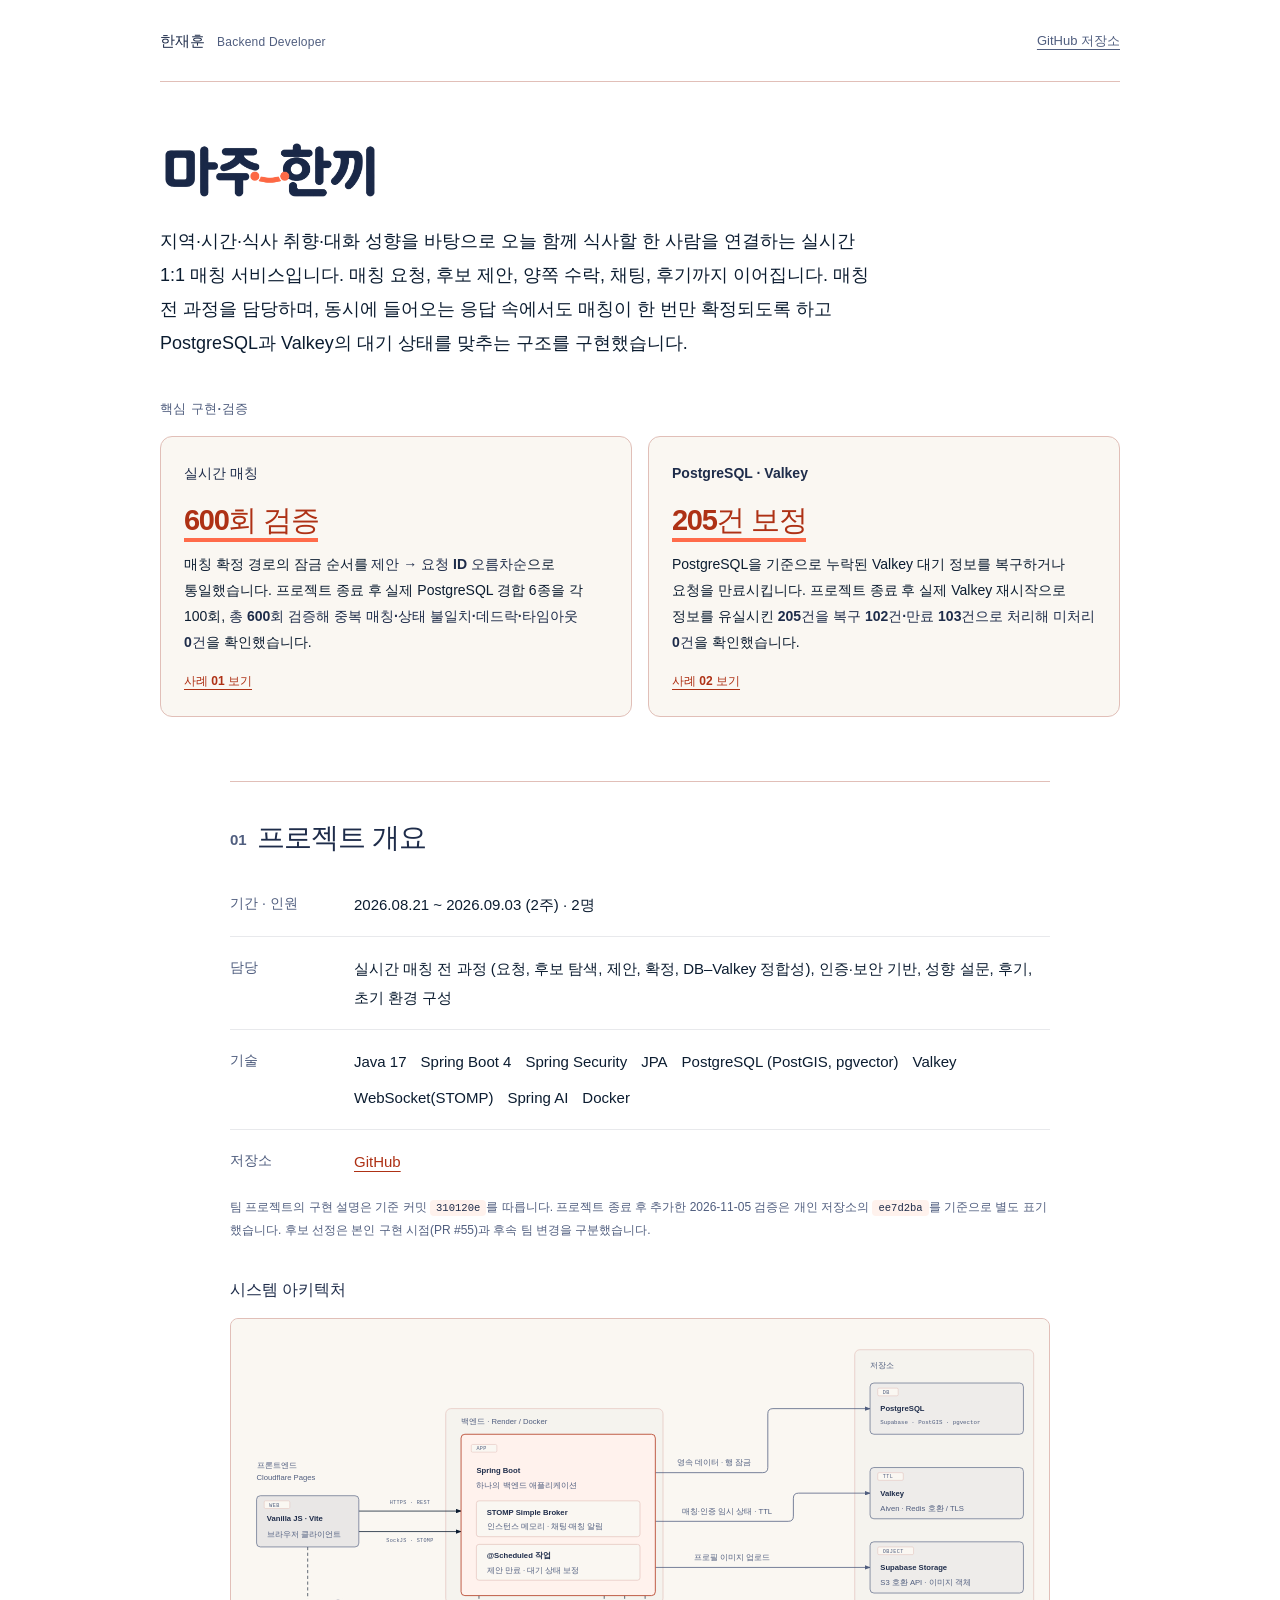
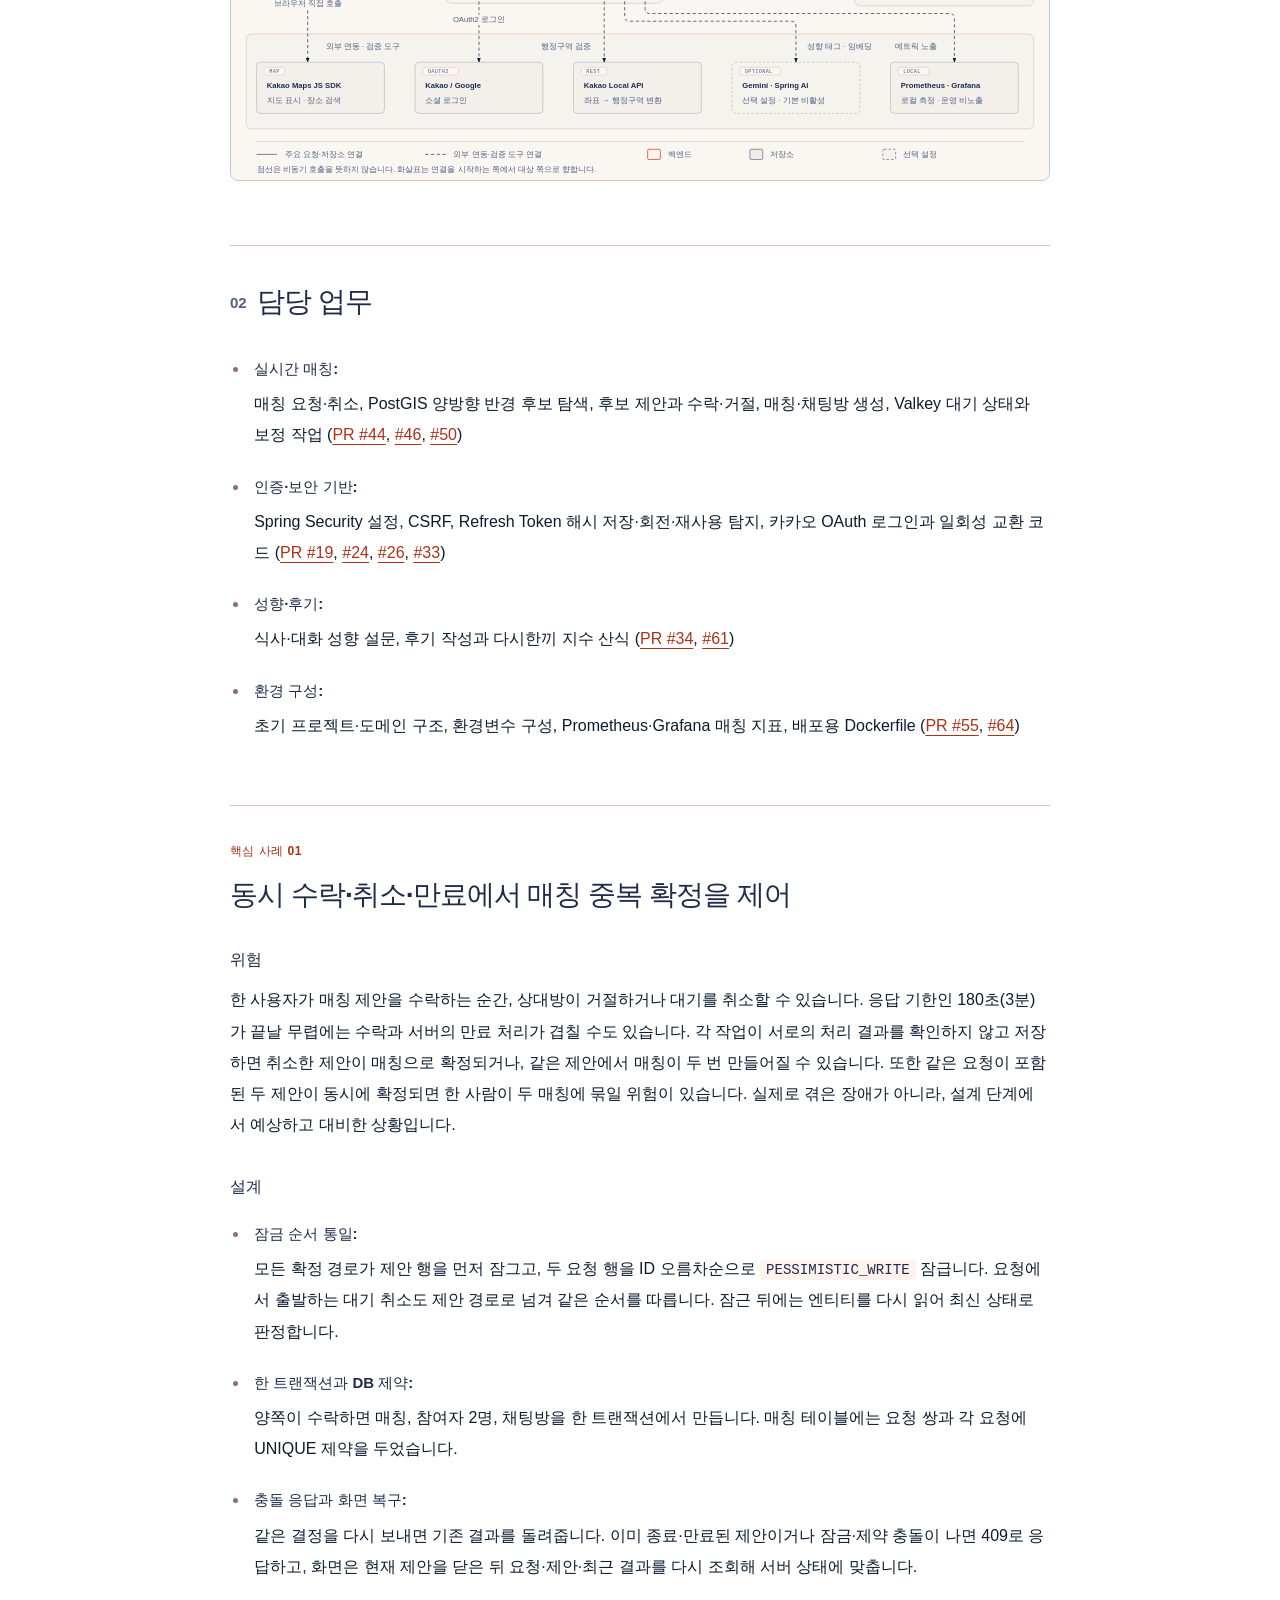
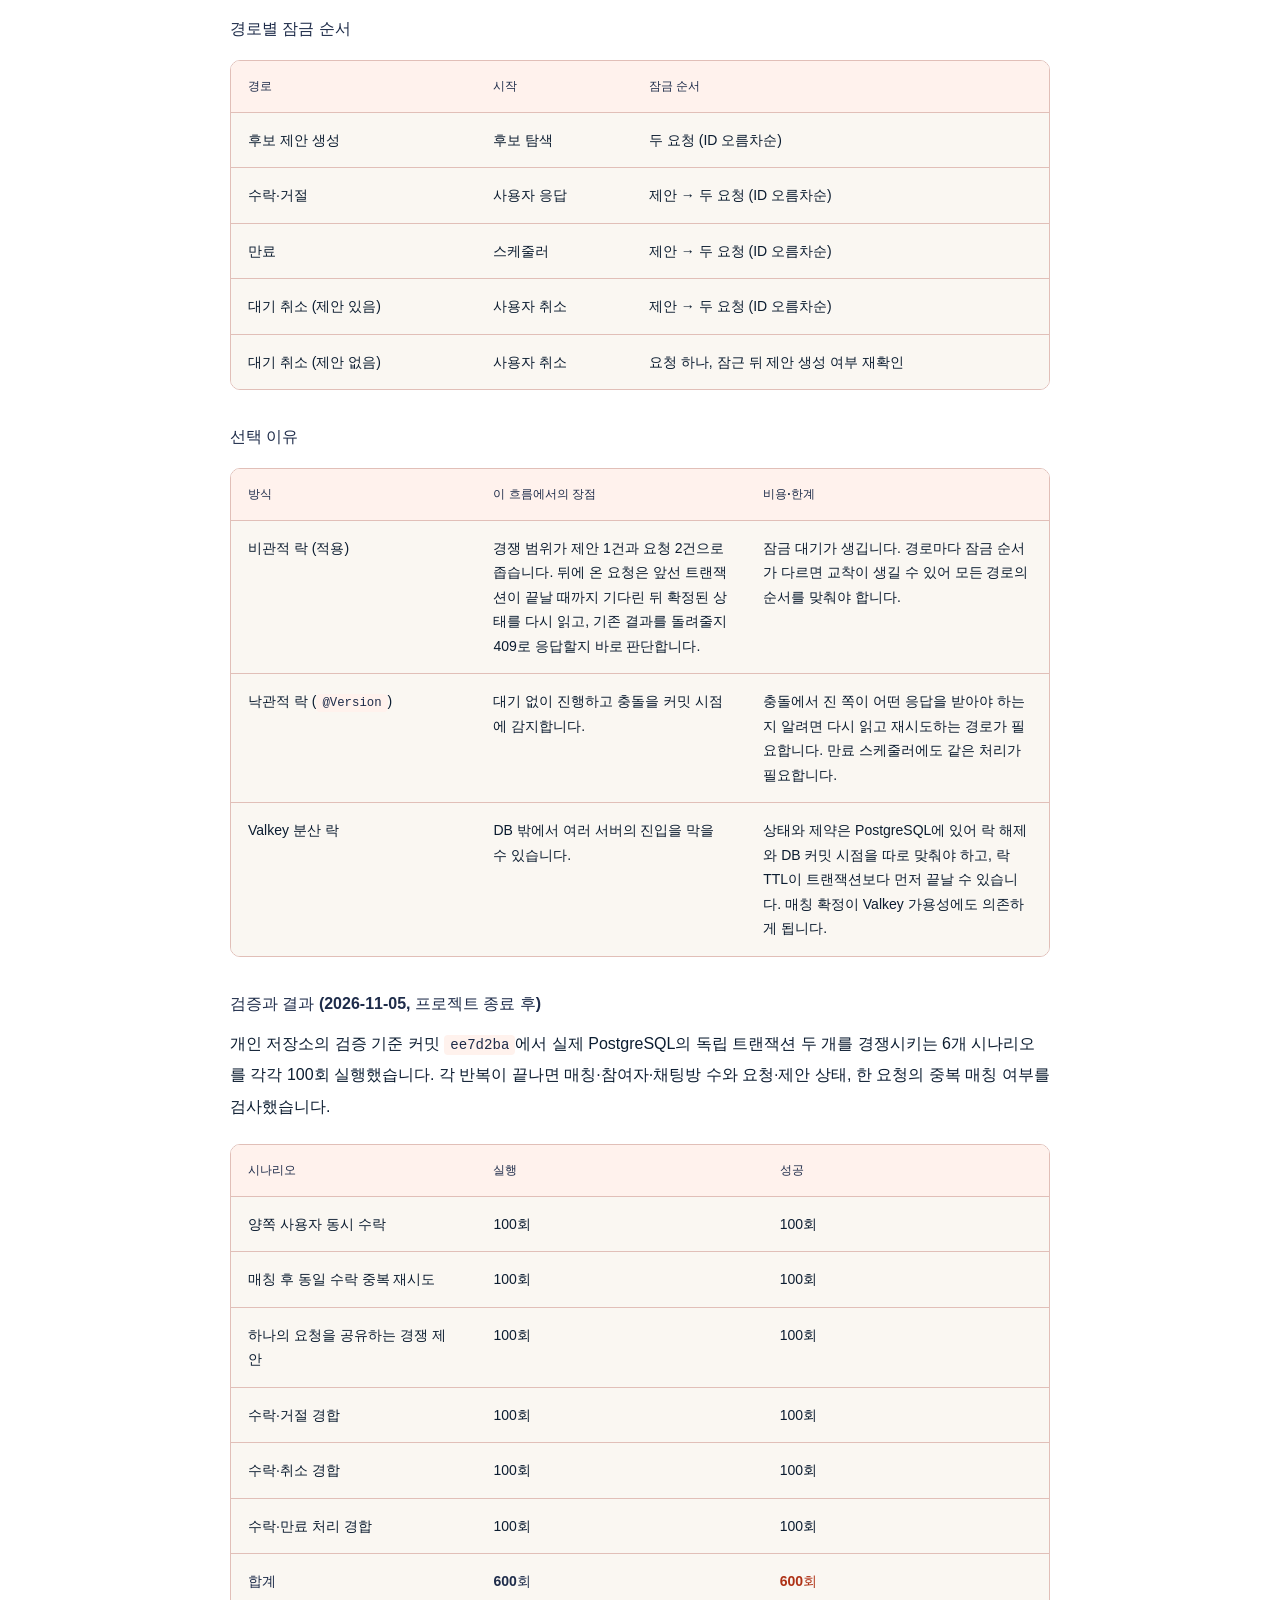
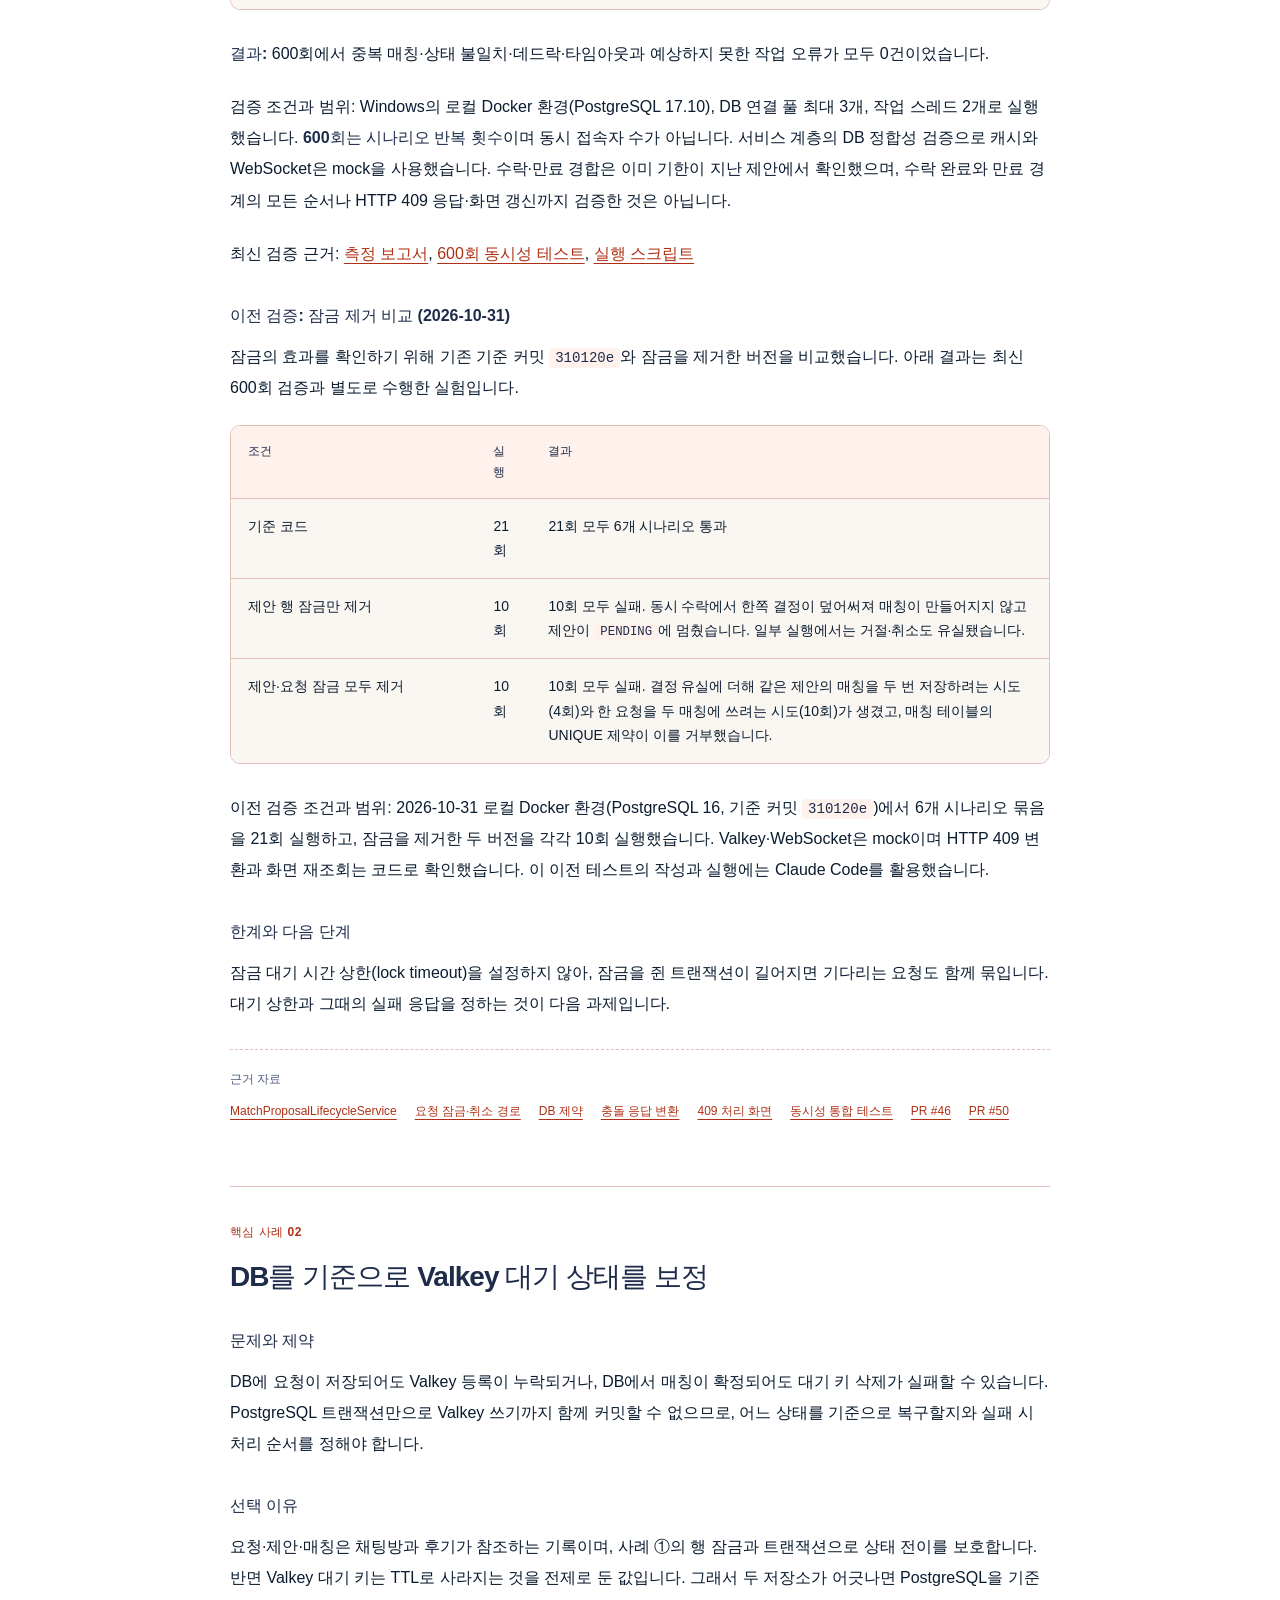
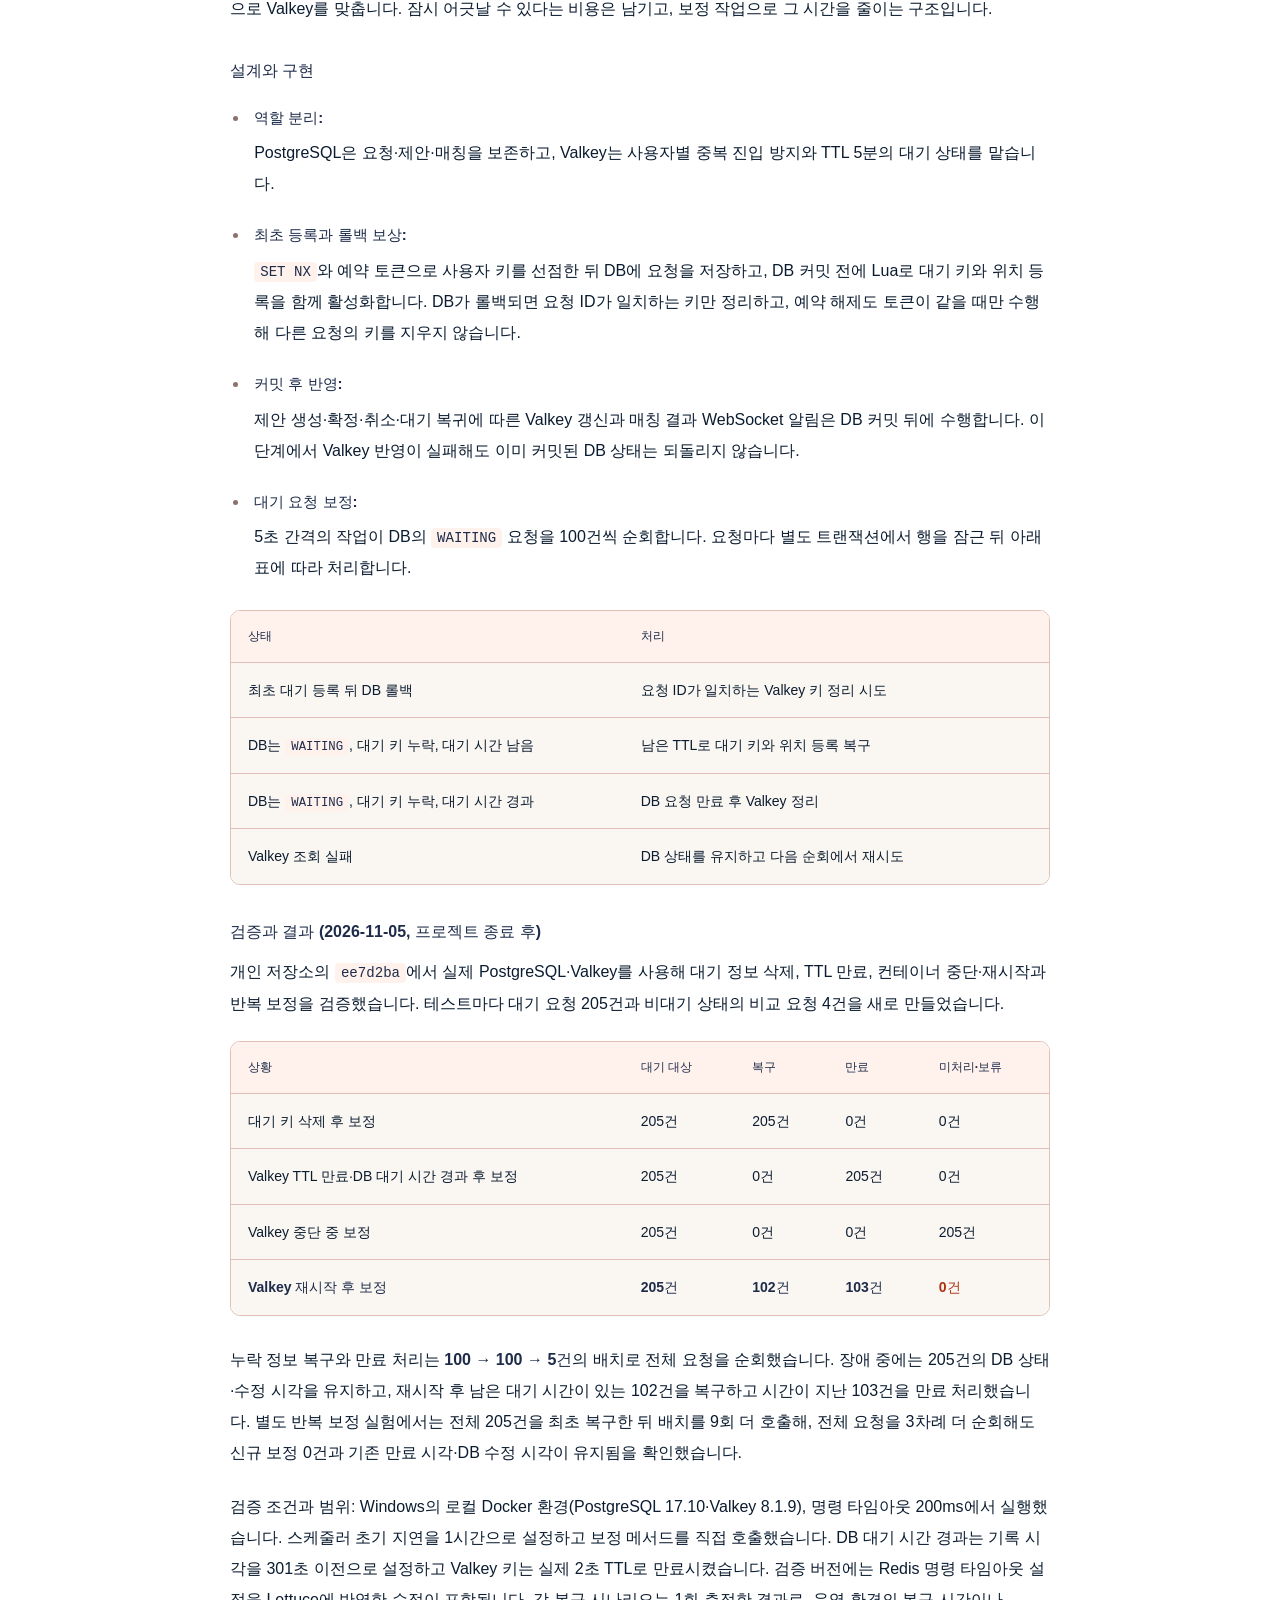
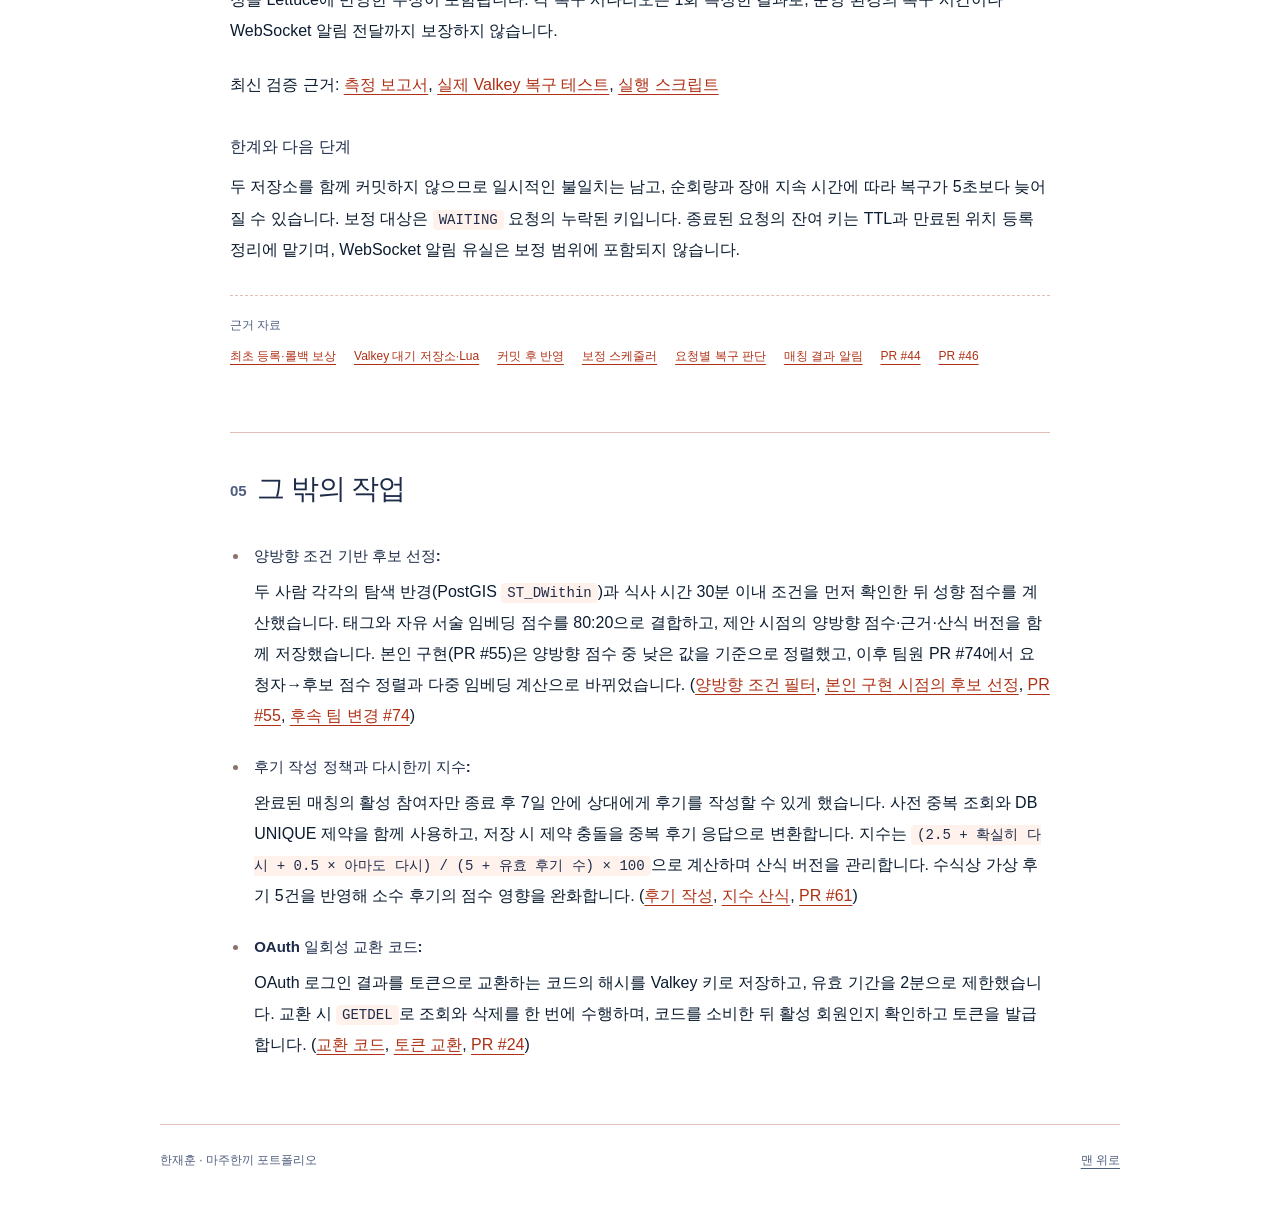
<file: majuhankki/portfolio-short.html>
<!DOCTYPE html>
<html lang="ko">
<head>
  <meta charset="utf-8">
  <meta name="viewport" content="width=device-width, initial-scale=1">
  <meta name="description" content="한재훈의 마주한끼 백엔드 포트폴리오. 실시간 매칭 동시성 제어와 DB–Valkey 상태 보정 사례를 소개합니다.">
  <title>한재훈 | 마주한끼 백엔드 포트폴리오</title>
  <link rel="stylesheet" href="portfolio.css">
</head>
<body>
<a href="#top" class="skip-link">본문으로 건너뛰기</a>
<header class="masthead shell">
  <a href="#top" class="identity">한재훈<span>Backend Developer</span></a>
  <a href="https://github.com/prgrms-aibe-devcourse/AIBE7-Project2-Team04" class="repository-link">GitHub 저장소</a>
</header>
<main id="top" class="shell">
  <header class="hero">
    <h1><img class="project-logo" src="assets/majuhankki-wordmark.png" alt="마주한끼" width="1603" height="461" decoding="async"></h1>
    <p class="lead">지역·시간·식사 취향·대화 성향을 바탕으로 오늘 함께 식사할 한 사람을 연결하는 실시간 1:1 매칭 서비스입니다. 매칭 요청, 후보 제안, 양쪽 수락, 채팅, 후기까지 이어집니다. 매칭 전 과정을 담당하며, 동시에 들어오는 응답 속에서도 매칭이 한 번만 확정되도록 하고 PostgreSQL과 Valkey의 대기 상태를 맞추는 구조를 구현했습니다.</p>
  </header>
  <section class="highlights" aria-labelledby="highlights-title">
    <h2 id="highlights-title" class="summary-heading">핵심 구현·검증</h2>
    <div class="metric-grid two-up">
<article class="metric-card"><h3>실시간 매칭</h3><p class="metric case-label">600회 검증</p><p class="metric-copy">매칭 확정 경로의 잠금 순서를 <strong>제안 → 요청 ID 오름차순</strong>으로 통일했습니다. 프로젝트 종료 후 실제 PostgreSQL 경합 6종을 각 100회, <strong>총 600회 검증해 중복 매칭·상태 불일치·데드락·타임아웃 0건</strong>을 확인했습니다.</p><a href="#matching-concurrency" class="metric-link">사례 01 보기</a></article>
<article class="metric-card"><h3>PostgreSQL · Valkey</h3><p class="metric case-label">205건 보정</p><p class="metric-copy">PostgreSQL을 기준으로 누락된 Valkey 대기 정보를 복구하거나 요청을 만료시킵니다. 프로젝트 종료 후 실제 Valkey 재시작으로 정보를 유실시킨 <strong>205건을 복구 102건·만료 103건으로 처리해 미처리 0건</strong>을 확인했습니다.</p><a href="#waiting-reconciliation" class="metric-link">사례 02 보기</a></article>
</div></section>
<div class="document">
<section id="overview" class="document-section" aria-labelledby="overview-title"><header class="section-header"><h2 id="overview-title"><span class="section-number" aria-hidden="true">01</span>프로젝트 개요</h2></header>
<dl class="project-facts">
<div class="fact-row"><dt>기간 · 인원</dt><dd>2026.08.21 ~ 2026.09.03 (2주) · 2명</dd></div>
<div class="fact-row"><dt>담당</dt><dd>실시간 매칭 전 과정 (요청, 후보 탐색, 제안, 확정, DB–Valkey 정합성), 인증·보안 기반, 성향 설문, 후기, 초기 환경 구성</dd></div>
<div class="fact-row"><dt>기술</dt><dd><ul class="tech-list" aria-label="사용 기술"><li>Java 17</li><li>Spring Boot 4</li><li>Spring Security</li><li>JPA</li><li>PostgreSQL (PostGIS, pgvector)</li><li>Valkey</li><li>WebSocket(STOMP)</li><li>Spring AI</li><li>Docker</li></ul></dd></div>
<div class="fact-row"><dt>저장소</dt><dd><a href="https://github.com/prgrms-aibe-devcourse/AIBE7-Project2-Team04">GitHub</a></dd></div>
</dl>
<p class="baseline-note">팀 프로젝트의 구현 설명은 기준 커밋 <code>310120e</code>를 따릅니다. 프로젝트 종료 후 추가한 2026-11-05 검증은 개인 저장소의 <code>ee7d2ba</code>를 기준으로 별도 표기했습니다. 후보 선정은 본인 구현 시점(PR #55)과 후속 팀 변경을 구분했습니다.</p>
<h3 id="architecture-title" class="block-label">시스템 아키텍처</h3>
<figure class="architecture-figure" aria-labelledby="architecture-title">
<a class="architecture-preview" href="architecture.html" aria-label="마주한끼 시스템 아키텍처 원본 크기로 보기"><img src="assets/majuhankki-architecture.svg" alt="브라우저가 REST와 SockJS·STOMP로 Render의 Spring Boot에 연결되며, 백엔드는 PostgreSQL·Valkey·Supabase Storage와 Kakao·Gemini 등 외부 서비스·검증 도구에 연결됩니다." width="1280" height="720" decoding="async"></a>
</figure>
</section>
<section id="responsibilities" class="document-section" aria-labelledby="responsibilities-title"><header class="section-header"><h2 id="responsibilities-title"><span class="section-number" aria-hidden="true">02</span>담당 업무</h2></header>
<ul class="detail-list">
<li><strong class="item-label">실시간 매칭:</strong> 매칭 요청·취소, PostGIS 양방향 반경 후보 탐색, 후보 제안과 수락·거절, 매칭·채팅방 생성, Valkey 대기 상태와 보정 작업 (<a href="https://github.com/prgrms-aibe-devcourse/AIBE7-Project2-Team04/pull/44">PR #44</a>, <a href="https://github.com/prgrms-aibe-devcourse/AIBE7-Project2-Team04/pull/46">#46</a>, <a href="https://github.com/prgrms-aibe-devcourse/AIBE7-Project2-Team04/pull/50">#50</a>)</li>
<li><strong class="item-label">인증·보안 기반:</strong> Spring Security 설정, CSRF, Refresh Token 해시 저장·회전·재사용 탐지, 카카오 OAuth 로그인과 일회성 교환 코드 (<a href="https://github.com/prgrms-aibe-devcourse/AIBE7-Project2-Team04/pull/19">PR #19</a>, <a href="https://github.com/prgrms-aibe-devcourse/AIBE7-Project2-Team04/pull/24">#24</a>, <a href="https://github.com/prgrms-aibe-devcourse/AIBE7-Project2-Team04/pull/26">#26</a>, <a href="https://github.com/prgrms-aibe-devcourse/AIBE7-Project2-Team04/pull/33">#33</a>)</li>
<li><strong class="item-label">성향·후기:</strong> 식사·대화 성향 설문, 후기 작성과 다시한끼 지수 산식 (<a href="https://github.com/prgrms-aibe-devcourse/AIBE7-Project2-Team04/pull/34">PR #34</a>, <a href="https://github.com/prgrms-aibe-devcourse/AIBE7-Project2-Team04/pull/61">#61</a>)</li>
<li><strong class="item-label">환경 구성:</strong> 초기 프로젝트·도메인 구조, 환경변수 구성, Prometheus·Grafana 매칭 지표, 배포용 Dockerfile (<a href="https://github.com/prgrms-aibe-devcourse/AIBE7-Project2-Team04/pull/55">PR #55</a>, <a href="https://github.com/prgrms-aibe-devcourse/AIBE7-Project2-Team04/pull/64">#64</a>)</li>
</ul>
</section>
<section id="matching-concurrency" class="document-section case-study" aria-labelledby="matching-concurrency-title"><header class="section-header"><p class="section-kicker">핵심 사례 01</p>
<h2 id="matching-concurrency-title">동시 수락·취소·만료에서 매칭 중복 확정을 제어</h2></header>
<h3 class="block-label">위험</h3>
<p>한 사용자가 매칭 제안을 수락하는 순간, 상대방이 거절하거나 대기를 취소할 수 있습니다. 응답 기한인 180초(3분)가 끝날 무렵에는 수락과 서버의 만료 처리가 겹칠 수도 있습니다. 각 작업이 서로의 처리 결과를 확인하지 않고 저장하면 취소한 제안이 매칭으로 확정되거나, 같은 제안에서 매칭이 두 번 만들어질 수 있습니다. 또한 같은 요청이 포함된 두 제안이 동시에 확정되면 한 사람이 두 매칭에 묶일 위험이 있습니다. 실제로 겪은 장애가 아니라, 설계 단계에서 예상하고 대비한 상황입니다.</p>
<h3 class="block-label">설계</h3>
<ul class="detail-list">
<li><strong class="item-label">잠금 순서 통일:</strong> 모든 확정 경로가 제안 행을 먼저 잠그고, 두 요청 행을 ID 오름차순으로 <code>PESSIMISTIC_WRITE</code> 잠급니다. 요청에서 출발하는 대기 취소도 제안 경로로 넘겨 같은 순서를 따릅니다. 잠근 뒤에는 엔티티를 다시 읽어 최신 상태로 판정합니다.</li>
<li><strong class="item-label">한 트랜잭션과 DB 제약:</strong> 양쪽이 수락하면 매칭, 참여자 2명, 채팅방을 한 트랜잭션에서 만듭니다. 매칭 테이블에는 요청 쌍과 각 요청에 UNIQUE 제약을 두었습니다.</li>
<li><strong class="item-label">충돌 응답과 화면 복구:</strong> 같은 결정을 다시 보내면 기존 결과를 돌려줍니다. 이미 종료·만료된 제안이거나 잠금·제약 충돌이 나면 409로 응답하고, 화면은 현재 제안을 닫은 뒤 요청·제안·최근 결과를 다시 조회해 서버 상태에 맞춥니다.</li>
</ul>
<h3 class="block-label">경로별 잠금 순서</h3>
<div class="table-wrapper" tabindex="0" role="region" aria-labelledby="matching-concurrency-table"><table><caption class="sr-only" id="matching-concurrency-table">경로별 잠금 순서</caption><thead><tr><th scope="col">경로</th><th scope="col">시작</th><th scope="col">잠금 순서</th></tr></thead><tbody>
<tr><td>후보 제안 생성</td><td>후보 탐색</td><td>두 요청 (ID 오름차순)</td></tr>
<tr><td>수락·거절</td><td>사용자 응답</td><td>제안 → 두 요청 (ID 오름차순)</td></tr>
<tr><td>만료</td><td>스케줄러</td><td>제안 → 두 요청 (ID 오름차순)</td></tr>
<tr><td>대기 취소 (제안 있음)</td><td>사용자 취소</td><td>제안 → 두 요청 (ID 오름차순)</td></tr>
<tr><td>대기 취소 (제안 없음)</td><td>사용자 취소</td><td>요청 하나, 잠근 뒤 제안 생성 여부 재확인</td></tr>
</tbody></table></div>
<h3 class="block-label">선택 이유</h3>
<div class="table-wrapper" tabindex="0" role="region" aria-labelledby="lock-choice-table"><table><caption class="sr-only" id="lock-choice-table">잠금 방식 비교</caption><thead><tr><th scope="col">방식</th><th scope="col">이 흐름에서의 장점</th><th scope="col">비용·한계</th></tr></thead><tbody>
<tr><td>비관적 락 (적용)</td><td>경쟁 범위가 제안 1건과 요청 2건으로 좁습니다. 뒤에 온 요청은 앞선 트랜잭션이 끝날 때까지 기다린 뒤 확정된 상태를 다시 읽고, 기존 결과를 돌려줄지 409로 응답할지 바로 판단합니다.</td><td>잠금 대기가 생깁니다. 경로마다 잠금 순서가 다르면 교착이 생길 수 있어 모든 경로의 순서를 맞춰야 합니다.</td></tr>
<tr><td>낙관적 락 (<code>@Version</code>)</td><td>대기 없이 진행하고 충돌을 커밋 시점에 감지합니다.</td><td>충돌에서 진 쪽이 어떤 응답을 받아야 하는지 알려면 다시 읽고 재시도하는 경로가 필요합니다. 만료 스케줄러에도 같은 처리가 필요합니다.</td></tr>
<tr><td>Valkey 분산 락</td><td>DB 밖에서 여러 서버의 진입을 막을 수 있습니다.</td><td>상태와 제약은 PostgreSQL에 있어 락 해제와 DB 커밋 시점을 따로 맞춰야 하고, 락 TTL이 트랜잭션보다 먼저 끝날 수 있습니다. 매칭 확정이 Valkey 가용성에도 의존하게 됩니다.</td></tr>
</tbody></table></div>
<h3 class="block-label">검증과 결과 (2026-11-05, 프로젝트 종료 후)</h3>
<p>개인 저장소의 검증 기준 커밋 <code>ee7d2ba</code>에서 실제 PostgreSQL의 독립 트랜잭션 두 개를 경쟁시키는 6개 시나리오를 각각 100회 실행했습니다. 각 반복이 끝나면 매칭·참여자·채팅방 수와 요청·제안 상태, 한 요청의 중복 매칭 여부를 검사했습니다.</p>
<div class="table-wrapper" tabindex="0" role="region" aria-labelledby="concurrency-results-600"><table><caption class="sr-only" id="concurrency-results-600">최신 동시성 검증 결과</caption><thead><tr><th scope="col">시나리오</th><th scope="col">실행</th><th scope="col">성공</th></tr></thead><tbody>
<tr><td>양쪽 사용자 동시 수락</td><td>100회</td><td>100회</td></tr>
<tr><td>매칭 후 동일 수락 중복 재시도</td><td>100회</td><td>100회</td></tr>
<tr><td>하나의 요청을 공유하는 경쟁 제안</td><td>100회</td><td>100회</td></tr>
<tr><td>수락·거절 경합</td><td>100회</td><td>100회</td></tr>
<tr><td>수락·취소 경합</td><td>100회</td><td>100회</td></tr>
<tr><td>수락·만료 처리 경합</td><td>100회</td><td>100회</td></tr>
<tr><td><strong>합계</strong></td><td><strong>600회</strong></td><td><strong>600회</strong></td></tr>
</tbody></table></div>
<p><strong>결과:</strong> 600회에서 중복 매칭·상태 불일치·데드락·타임아웃과 예상하지 못한 작업 오류가 모두 0건이었습니다.</p>
<p>검증 조건과 범위: Windows의 로컬 Docker 환경(PostgreSQL 17.10), DB 연결 풀 최대 3개, 작업 스레드 2개로 실행했습니다. <strong>600회는 시나리오 반복 횟수</strong>이며 동시 접속자 수가 아닙니다. 서비스 계층의 DB 정합성 검증으로 캐시와 WebSocket은 mock을 사용했습니다. 수락·만료 경합은 이미 기한이 지난 제안에서 확인했으며, 수락 완료와 만료 경계의 모든 순서나 HTTP 409 응답·화면 갱신까지 검증한 것은 아닙니다.</p>
<p>최신 검증 근거: <a href="https://github.com/ImJhoon/majuhankki/blob/ee7d2ba113e892bb92dd693223dcfc58d3acb95b/performance/%EB%A7%A4%EC%B9%AD_%EC%8B%A0%EB%A2%B0%EC%84%B1_%EA%B2%80%EC%A6%9D_%EA%B2%B0%EA%B3%BC.md">측정 보고서</a>, <a href="https://github.com/ImJhoon/majuhankki/blob/ee7d2ba113e892bb92dd693223dcfc58d3acb95b/src/test/java/org/example/project2/domain/matching/service/proposal/MatchProposalConcurrencyIntegrationTest.java">600회 동시성 테스트</a>, <a href="https://github.com/ImJhoon/majuhankki/blob/ee7d2ba113e892bb92dd693223dcfc58d3acb95b/performance/run-reliability.ps1">실행 스크립트</a></p>
<h3 class="block-label">이전 검증: 잠금 제거 비교 (2026-10-31)</h3>
<p>잠금의 효과를 확인하기 위해 기존 기준 커밋 <code>310120e</code>와 잠금을 제거한 버전을 비교했습니다. 아래 결과는 최신 600회 검증과 별도로 수행한 실험입니다.</p>
<div class="table-wrapper" tabindex="0" role="region" aria-labelledby="concurrency-verification-table"><table><caption class="sr-only" id="concurrency-verification-table">이전 잠금 제거 비교 결과</caption><thead><tr><th scope="col">조건</th><th scope="col">실행</th><th scope="col">결과</th></tr></thead><tbody>
<tr><td>기준 코드</td><td>21회</td><td>21회 모두 6개 시나리오 통과</td></tr>
<tr><td>제안 행 잠금만 제거</td><td>10회</td><td>10회 모두 실패. 동시 수락에서 한쪽 결정이 덮어써져 매칭이 만들어지지 않고 제안이 <code>PENDING</code>에 멈췄습니다. 일부 실행에서는 거절·취소도 유실됐습니다.</td></tr>
<tr><td>제안·요청 잠금 모두 제거</td><td>10회</td><td>10회 모두 실패. 결정 유실에 더해 같은 제안의 매칭을 두 번 저장하려는 시도(4회)와 한 요청을 두 매칭에 쓰려는 시도(10회)가 생겼고, 매칭 테이블의 UNIQUE 제약이 이를 거부했습니다.</td></tr>
</tbody></table></div>
<p>이전 검증 조건과 범위: 2026-10-31 로컬 Docker 환경(PostgreSQL 16, 기준 커밋 <code>310120e</code>)에서 6개 시나리오 묶음을 21회 실행하고, 잠금을 제거한 두 버전을 각각 10회 실행했습니다. Valkey·WebSocket은 mock이며 HTTP 409 변환과 화면 재조회는 코드로 확인했습니다. 이 이전 테스트의 작성과 실행에는 Claude Code를 활용했습니다.</p>
<h3 class="block-label">한계와 다음 단계</h3>
<p>잠금 대기 시간 상한(lock timeout)을 설정하지 않아, 잠금을 쥔 트랜잭션이 길어지면 기다리는 요청도 함께 묶입니다. 대기 상한과 그때의 실패 응답을 정하는 것이 다음 과제입니다.</p>
<footer class="sources"><h3>근거 자료</h3><div class="source-links"><a href="https://github.com/prgrms-aibe-devcourse/AIBE7-Project2-Team04/blob/310120e7ba6de85c372a028935fa2b07c1621c94/src/main/java/org/example/project2/domain/matching/service/proposal/MatchProposalLifecycleService.java">MatchProposalLifecycleService</a><a href="https://github.com/prgrms-aibe-devcourse/AIBE7-Project2-Team04/blob/310120e7ba6de85c372a028935fa2b07c1621c94/src/main/java/org/example/project2/domain/matching/service/request/RealtimeMatchRequestService.java">요청 잠금·취소 경로</a><a href="https://github.com/prgrms-aibe-devcourse/AIBE7-Project2-Team04/blob/310120e7ba6de85c372a028935fa2b07c1621c94/src/main/java/org/example/project2/domain/matching/entity/Match.java">DB 제약</a><a href="https://github.com/prgrms-aibe-devcourse/AIBE7-Project2-Team04/blob/310120e7ba6de85c372a028935fa2b07c1621c94/src/main/java/org/example/project2/domain/matching/service/proposal/MatchProposalInteractionService.java">충돌 응답 변환</a><a href="https://github.com/prgrms-aibe-devcourse/AIBE7-Project2-Team04/blob/310120e7ba6de85c372a028935fa2b07c1621c94/frontend/src/pages/matching-request.js#L592-L634">409 처리 화면</a><a href="https://github.com/prgrms-aibe-devcourse/AIBE7-Project2-Team04/blob/310120e7ba6de85c372a028935fa2b07c1621c94/src/test/java/org/example/project2/domain/matching/service/proposal/MatchProposalConcurrencyIntegrationTest.java">동시성 통합 테스트</a><a href="https://github.com/prgrms-aibe-devcourse/AIBE7-Project2-Team04/pull/46">PR #46</a><a href="https://github.com/prgrms-aibe-devcourse/AIBE7-Project2-Team04/pull/50">PR #50</a></div></footer>
</section>
<section id="waiting-reconciliation" class="document-section case-study" aria-labelledby="waiting-reconciliation-title"><header class="section-header"><p class="section-kicker">핵심 사례 02</p>
<h2 id="waiting-reconciliation-title">DB를 기준으로 Valkey 대기 상태를 보정</h2></header>
<h3 class="block-label">문제와 제약</h3>
<p>DB에 요청이 저장되어도 Valkey 등록이 누락되거나, DB에서 매칭이 확정되어도 대기 키 삭제가 실패할 수 있습니다. PostgreSQL 트랜잭션만으로 Valkey 쓰기까지 함께 커밋할 수 없으므로, 어느 상태를 기준으로 복구할지와 실패 시 처리 순서를 정해야 합니다.</p>
<h3 class="block-label">선택 이유</h3>
<p>요청·제안·매칭은 채팅방과 후기가 참조하는 기록이며, 사례 ①의 행 잠금과 트랜잭션으로 상태 전이를 보호합니다. 반면 Valkey 대기 키는 TTL로 사라지는 것을 전제로 둔 값입니다. 그래서 두 저장소가 어긋나면 PostgreSQL을 기준으로 Valkey를 맞춥니다. 잠시 어긋날 수 있다는 비용은 남기고, 보정 작업으로 그 시간을 줄이는 구조입니다.</p>
<h3 class="block-label">설계와 구현</h3>
<ul class="detail-list">
<li><strong class="item-label">역할 분리:</strong> PostgreSQL은 요청·제안·매칭을 보존하고, Valkey는 사용자별 중복 진입 방지와 TTL 5분의 대기 상태를 맡습니다.</li>
<li><strong class="item-label">최초 등록과 롤백 보상:</strong> <code>SET NX</code>와 예약 토큰으로 사용자 키를 선점한 뒤 DB에 요청을 저장하고, DB 커밋 전에 Lua로 대기 키와 위치 등록을 함께 활성화합니다. DB가 롤백되면 요청 ID가 일치하는 키만 정리하고, 예약 해제도 토큰이 같을 때만 수행해 다른 요청의 키를 지우지 않습니다.</li>
<li><strong class="item-label">커밋 후 반영:</strong> 제안 생성·확정·취소·대기 복귀에 따른 Valkey 갱신과 매칭 결과 WebSocket 알림은 DB 커밋 뒤에 수행합니다. 이 단계에서 Valkey 반영이 실패해도 이미 커밋된 DB 상태는 되돌리지 않습니다.</li>
<li><strong class="item-label">대기 요청 보정:</strong> 5초 간격의 작업이 DB의 <code>WAITING</code> 요청을 100건씩 순회합니다. 요청마다 별도 트랜잭션에서 행을 잠근 뒤 아래 표에 따라 처리합니다.</li>
</ul>
<div class="table-wrapper" tabindex="0" role="region" aria-labelledby="waiting-reconciliation-table"><table><caption class="sr-only" id="waiting-reconciliation-table">DB와 Valkey 상태별 처리</caption><thead><tr><th scope="col">상태</th><th scope="col">처리</th></tr></thead><tbody>
<tr><td>최초 대기 등록 뒤 DB 롤백</td><td>요청 ID가 일치하는 Valkey 키 정리 시도</td></tr>
<tr><td>DB는 <code>WAITING</code>, 대기 키 누락, 대기 시간 남음</td><td>남은 TTL로 대기 키와 위치 등록 복구</td></tr>
<tr><td>DB는 <code>WAITING</code>, 대기 키 누락, 대기 시간 경과</td><td>DB 요청 만료 후 Valkey 정리</td></tr>
<tr><td>Valkey 조회 실패</td><td>DB 상태를 유지하고 다음 순회에서 재시도</td></tr>
</tbody></table></div>
<h3 class="block-label">검증과 결과 (2026-11-05, 프로젝트 종료 후)</h3>
<p>개인 저장소의 <code>ee7d2ba</code>에서 실제 PostgreSQL·Valkey를 사용해 대기 정보 삭제, TTL 만료, 컨테이너 중단·재시작과 반복 보정을 검증했습니다. 테스트마다 대기 요청 205건과 비대기 상태의 비교 요청 4건을 새로 만들었습니다.</p>
<div class="table-wrapper" tabindex="0" role="region" aria-labelledby="waiting-recovery-verification-table"><table><caption class="sr-only" id="waiting-recovery-verification-table">실제 Valkey 상태 복구 결과</caption><thead><tr><th scope="col">상황</th><th scope="col">대기 대상</th><th scope="col">복구</th><th scope="col">만료</th><th scope="col">미처리·보류</th></tr></thead><tbody>
<tr><td>대기 키 삭제 후 보정</td><td>205건</td><td>205건</td><td>0건</td><td>0건</td></tr>
<tr><td>Valkey TTL 만료·DB 대기 시간 경과 후 보정</td><td>205건</td><td>0건</td><td>205건</td><td>0건</td></tr>
<tr><td>Valkey 중단 중 보정</td><td>205건</td><td>0건</td><td>0건</td><td>205건</td></tr>
<tr><td><strong>Valkey 재시작 후 보정</strong></td><td><strong>205건</strong></td><td><strong>102건</strong></td><td><strong>103건</strong></td><td><strong>0건</strong></td></tr>
</tbody></table></div>
<p>누락 정보 복구와 만료 처리는 <strong>100 → 100 → 5건</strong>의 배치로 전체 요청을 순회했습니다. 장애 중에는 205건의 DB 상태·수정 시각을 유지하고, 재시작 후 남은 대기 시간이 있는 102건을 복구하고 시간이 지난 103건을 만료 처리했습니다. 별도 반복 보정 실험에서는 전체 205건을 최초 복구한 뒤 배치를 9회 더 호출해, 전체 요청을 3차례 더 순회해도 신규 보정 0건과 기존 만료 시각·DB 수정 시각이 유지됨을 확인했습니다.</p>
<p>검증 조건과 범위: Windows의 로컬 Docker 환경(PostgreSQL 17.10·Valkey 8.1.9), 명령 타임아웃 200ms에서 실행했습니다. 스케줄러 초기 지연을 1시간으로 설정하고 보정 메서드를 직접 호출했습니다. DB 대기 시간 경과는 기록 시각을 301초 이전으로 설정하고 Valkey 키는 실제 2초 TTL로 만료시켰습니다. 검증 버전에는 Redis 명령 타임아웃 설정을 Lettuce에 반영한 수정이 포함됩니다. 각 복구 시나리오는 1회 측정한 결과로, 운영 환경의 복구 시간이나 WebSocket 알림 전달까지 보장하지 않습니다.</p>
<p>최신 검증 근거: <a href="https://github.com/ImJhoon/majuhankki/blob/ee7d2ba113e892bb92dd693223dcfc58d3acb95b/performance/%EB%A7%A4%EC%B9%AD_%EC%8B%A0%EB%A2%B0%EC%84%B1_%EA%B2%80%EC%A6%9D_%EA%B2%B0%EA%B3%BC.md">측정 보고서</a>, <a href="https://github.com/ImJhoon/majuhankki/blob/ee7d2ba113e892bb92dd693223dcfc58d3acb95b/src/test/java/org/example/project2/domain/matching/service/request/RealtimeMatchWaitingRecoveryIntegrationTest.java">실제 Valkey 복구 테스트</a>, <a href="https://github.com/ImJhoon/majuhankki/blob/ee7d2ba113e892bb92dd693223dcfc58d3acb95b/performance/run-reliability.ps1">실행 스크립트</a></p>
<h3 class="block-label">한계와 다음 단계</h3>
<p>두 저장소를 함께 커밋하지 않으므로 일시적인 불일치는 남고, 순회량과 장애 지속 시간에 따라 복구가 5초보다 늦어질 수 있습니다. 보정 대상은 <code>WAITING</code> 요청의 누락된 키입니다. 종료된 요청의 잔여 키는 TTL과 만료된 위치 등록 정리에 맡기며, WebSocket 알림 유실은 보정 범위에 포함되지 않습니다.</p>
<footer class="sources"><h3>근거 자료</h3><div class="source-links"><a href="https://github.com/prgrms-aibe-devcourse/AIBE7-Project2-Team04/blob/310120e7ba6de85c372a028935fa2b07c1621c94/src/main/java/org/example/project2/domain/matching/service/request/RealtimeMatchRequestService.java">최초 등록·롤백 보상</a><a href="https://github.com/prgrms-aibe-devcourse/AIBE7-Project2-Team04/blob/310120e7ba6de85c372a028935fa2b07c1621c94/src/main/java/org/example/project2/domain/matching/repository/RedisRealtimeMatchWaitingStore.java">Valkey 대기 저장소·Lua</a><a href="https://github.com/prgrms-aibe-devcourse/AIBE7-Project2-Team04/blob/310120e7ba6de85c372a028935fa2b07c1621c94/src/main/java/org/example/project2/domain/matching/service/request/RealtimeMatchRedisLifecycleService.java">커밋 후 반영</a><a href="https://github.com/prgrms-aibe-devcourse/AIBE7-Project2-Team04/blob/310120e7ba6de85c372a028935fa2b07c1621c94/src/main/java/org/example/project2/domain/matching/service/request/RealtimeMatchWaitingReconciliationService.java">보정 스케줄러</a><a href="https://github.com/prgrms-aibe-devcourse/AIBE7-Project2-Team04/blob/310120e7ba6de85c372a028935fa2b07c1621c94/src/main/java/org/example/project2/domain/matching/service/request/RealtimeMatchWaitingRepairService.java">요청별 복구 판단</a><a href="https://github.com/prgrms-aibe-devcourse/AIBE7-Project2-Team04/blob/310120e7ba6de85c372a028935fa2b07c1621c94/src/main/java/org/example/project2/domain/matching/service/proposal/MatchResultCreatedEventHandler.java">매칭 결과 알림</a><a href="https://github.com/prgrms-aibe-devcourse/AIBE7-Project2-Team04/pull/44">PR #44</a><a href="https://github.com/prgrms-aibe-devcourse/AIBE7-Project2-Team04/pull/46">PR #46</a></div></footer>
</section>
<section id="other-work" class="document-section" aria-labelledby="other-work-title"><header class="section-header"><h2 id="other-work-title"><span class="section-number" aria-hidden="true">05</span>그 밖의 작업</h2></header>
<ul class="detail-list">
<li><strong class="item-label">양방향 조건 기반 후보 선정:</strong> 두 사람 각각의 탐색 반경(PostGIS <code>ST_DWithin</code>)과 식사 시간 30분 이내 조건을 먼저 확인한 뒤 성향 점수를 계산했습니다. 태그와 자유 서술 임베딩 점수를 80:20으로 결합하고, 제안 시점의 양방향 점수·근거·산식 버전을 함께 저장했습니다. 본인 구현(PR #55)은 양방향 점수 중 낮은 값을 기준으로 정렬했고, 이후 팀원 PR #74에서 요청자→후보 점수 정렬과 다중 임베딩 계산으로 바뀌었습니다. (<a href="https://github.com/prgrms-aibe-devcourse/AIBE7-Project2-Team04/blob/310120e7ba6de85c372a028935fa2b07c1621c94/src/main/java/org/example/project2/domain/matching/service/candidate/BidirectionalCandidateSearchService.java">양방향 조건 필터</a>, <a href="https://github.com/prgrms-aibe-devcourse/AIBE7-Project2-Team04/blob/bfa2ab3198ec0638df3785c6fb122299af561d28/src/main/java/org/example/project2/domain/matching/service/proposal/MatchProposalSelectionService.java">본인 구현 시점의 후보 선정</a>, <a href="https://github.com/prgrms-aibe-devcourse/AIBE7-Project2-Team04/pull/55">PR #55</a>, <a href="https://github.com/prgrms-aibe-devcourse/AIBE7-Project2-Team04/pull/74">후속 팀 변경 #74</a>)</li>
<li><strong class="item-label">후기 작성 정책과 다시한끼 지수:</strong> 완료된 매칭의 활성 참여자만 종료 후 7일 안에 상대에게 후기를 작성할 수 있게 했습니다. 사전 중복 조회와 DB UNIQUE 제약을 함께 사용하고, 저장 시 제약 충돌을 중복 후기 응답으로 변환합니다. 지수는 <code>(2.5 + 확실히 다시 + 0.5 × 아마도 다시) / (5 + 유효 후기 수) × 100</code>으로 계산하며 산식 버전을 관리합니다. 수식상 가상 후기 5건을 반영해 소수 후기의 점수 영향을 완화합니다. (<a href="https://github.com/prgrms-aibe-devcourse/AIBE7-Project2-Team04/blob/310120e7ba6de85c372a028935fa2b07c1621c94/src/main/java/org/example/project2/domain/review/service/ReviewCommandService.java">후기 작성</a>, <a href="https://github.com/prgrms-aibe-devcourse/AIBE7-Project2-Team04/blob/310120e7ba6de85c372a028935fa2b07c1621c94/src/main/java/org/example/project2/domain/review/service/ReviewScorePolicy.java">지수 산식</a>, <a href="https://github.com/prgrms-aibe-devcourse/AIBE7-Project2-Team04/pull/61">PR #61</a>)</li>
<li><strong class="item-label">OAuth 일회성 교환 코드:</strong> OAuth 로그인 결과를 토큰으로 교환하는 코드의 해시를 Valkey 키로 저장하고, 유효 기간을 2분으로 제한했습니다. 교환 시 <code>GETDEL</code>로 조회와 삭제를 한 번에 수행하며, 코드를 소비한 뒤 활성 회원인지 확인하고 토큰을 발급합니다. (<a href="https://github.com/prgrms-aibe-devcourse/AIBE7-Project2-Team04/blob/310120e7ba6de85c372a028935fa2b07c1621c94/src/main/java/org/example/project2/domain/auth/service/oauth/OAuthAuthorizationCodeService.java">교환 코드</a>, <a href="https://github.com/prgrms-aibe-devcourse/AIBE7-Project2-Team04/blob/310120e7ba6de85c372a028935fa2b07c1621c94/src/main/java/org/example/project2/domain/auth/service/oauth/OAuthTokenExchangeService.java">토큰 교환</a>, <a href="https://github.com/prgrms-aibe-devcourse/AIBE7-Project2-Team04/pull/24">PR #24</a>)</li>
</ul>
</section>
</div>
</main>
<footer class="page-footer shell"><span>한재훈 · 마주한끼 포트폴리오</span><a href="#top">맨 위로</a></footer>
</body>
</html>
</file>
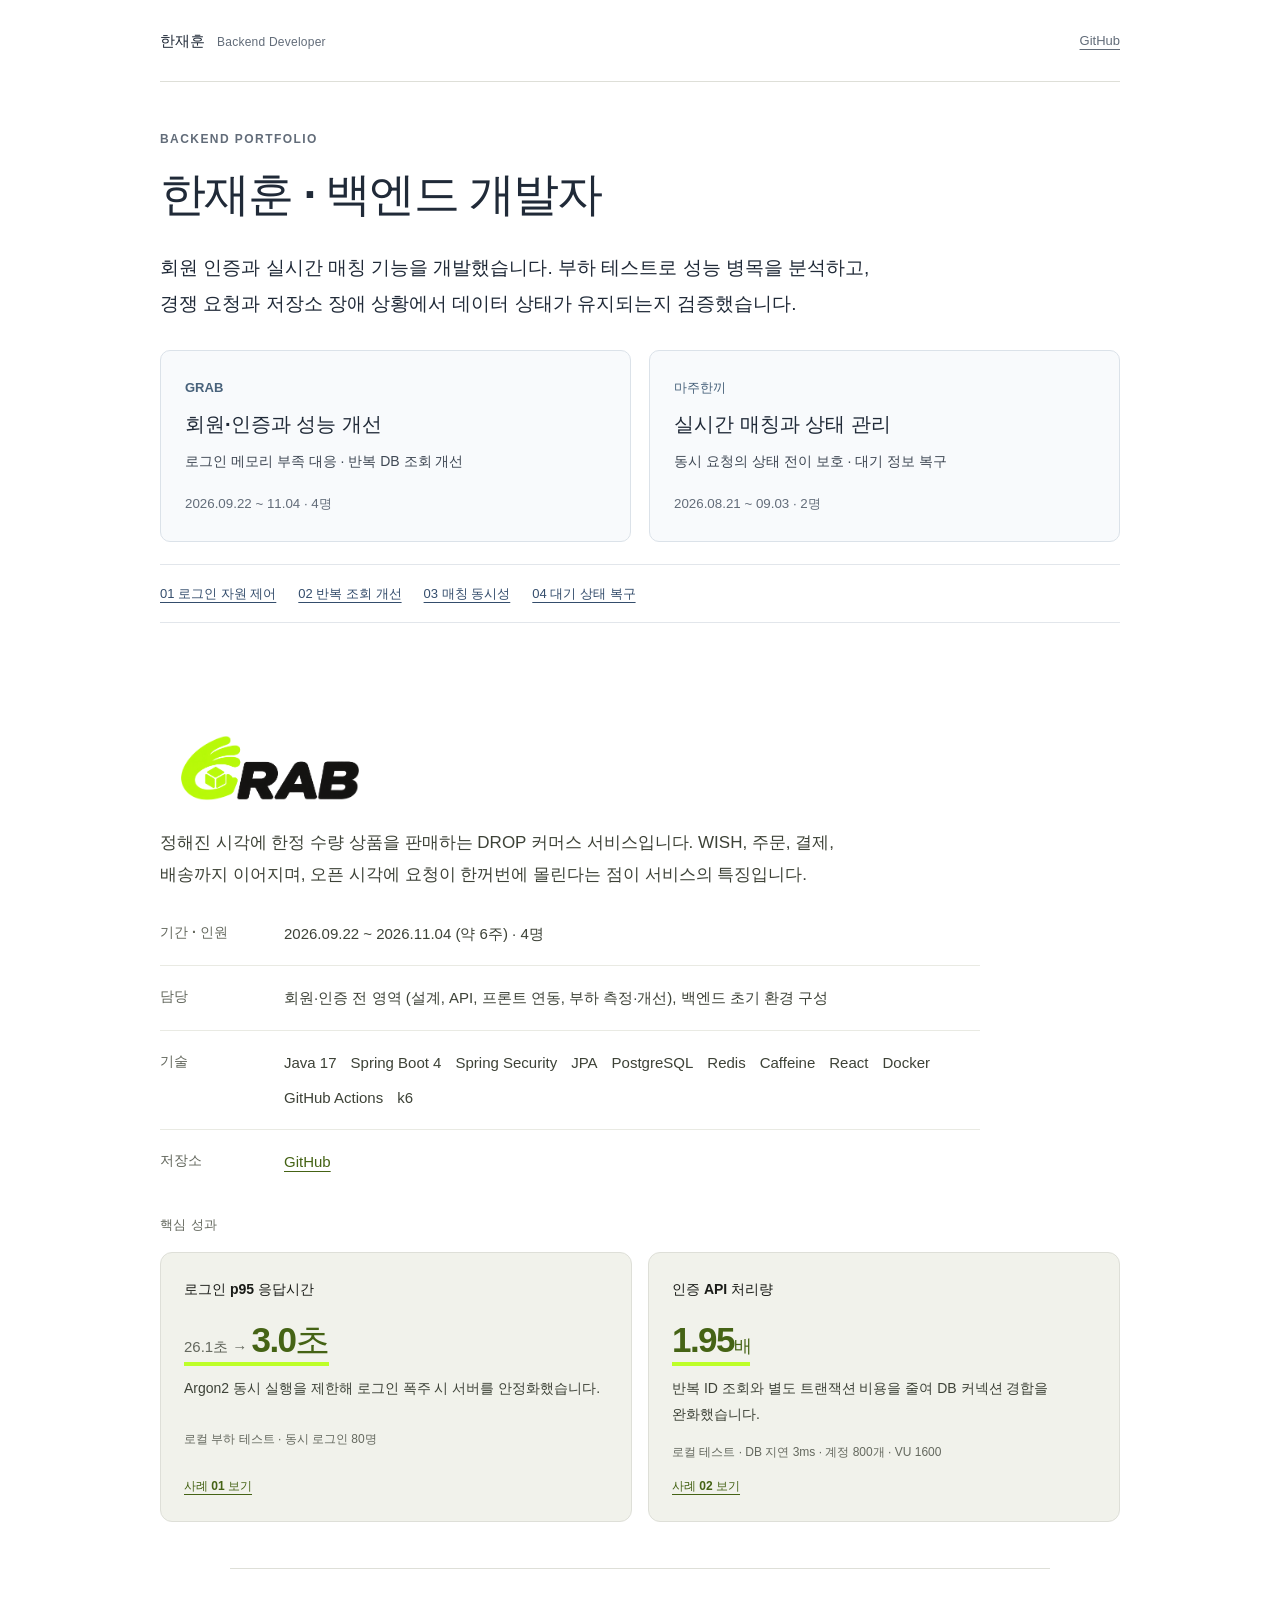
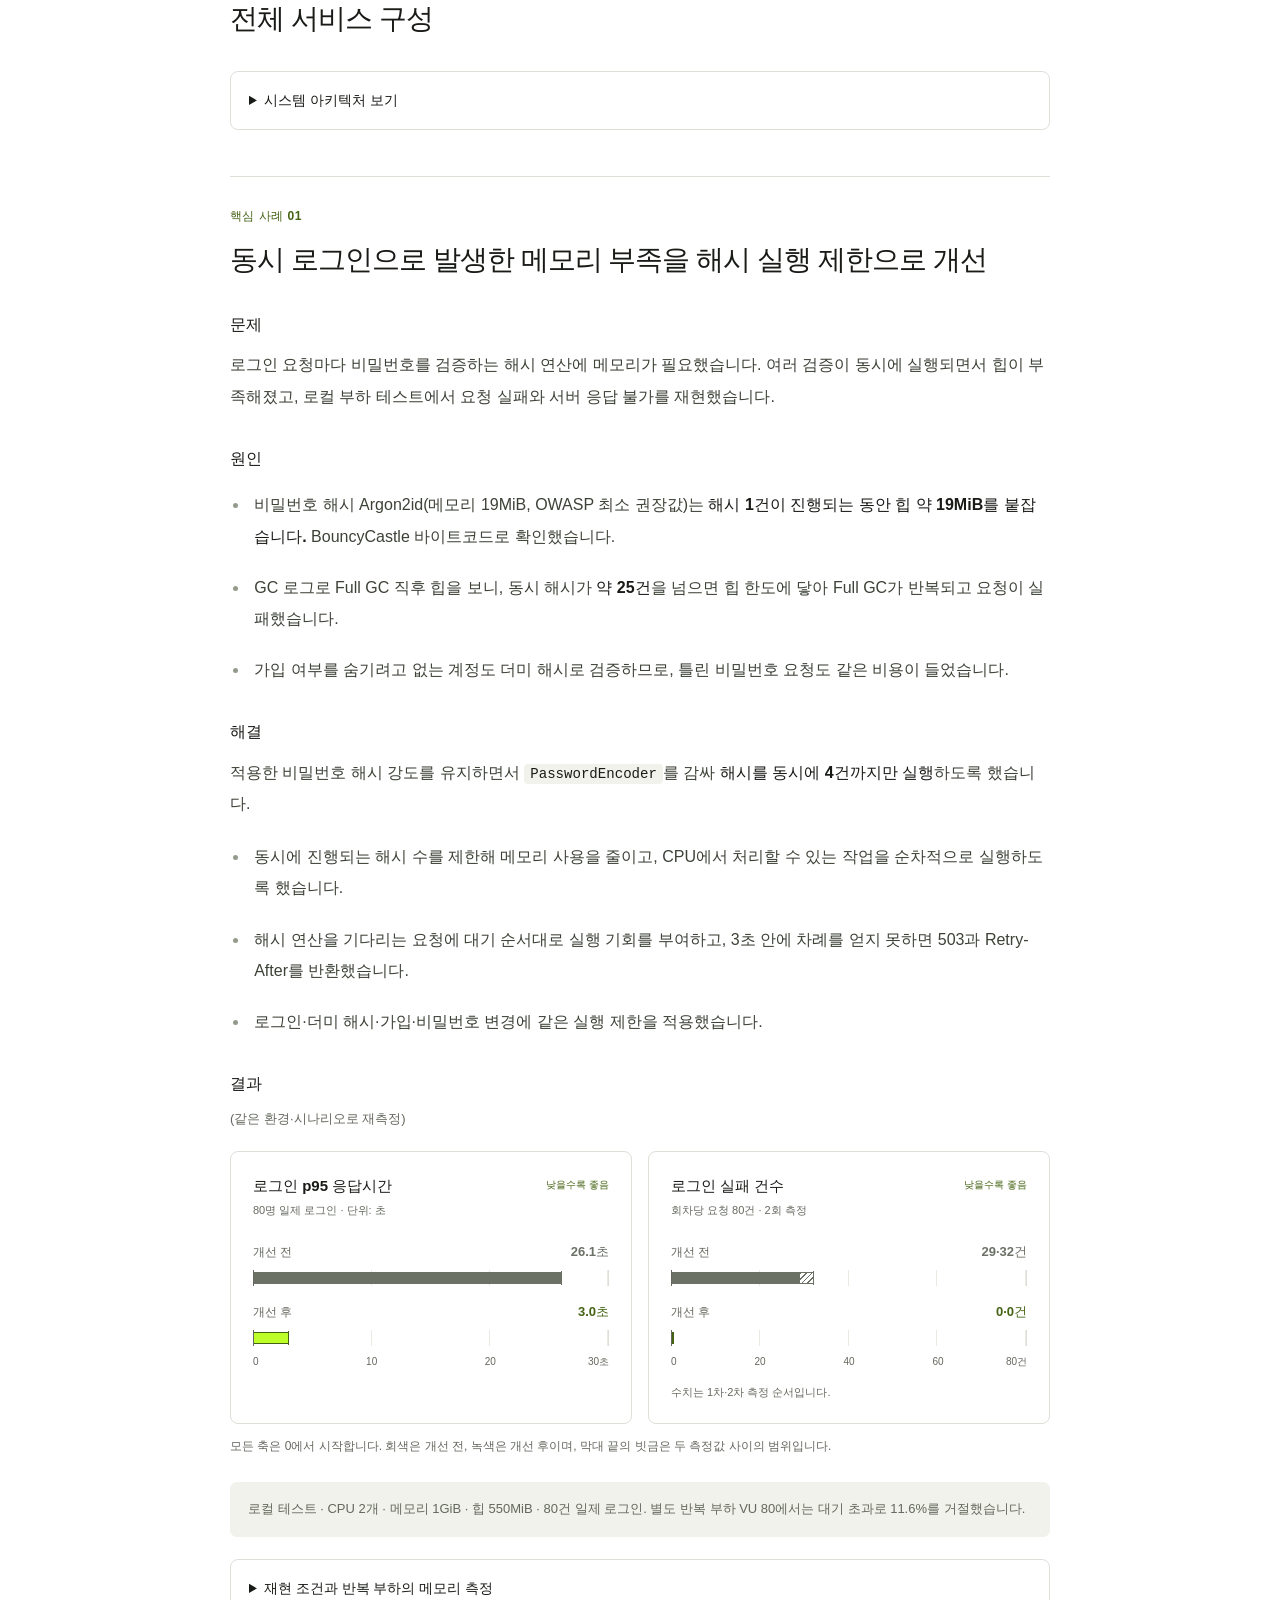
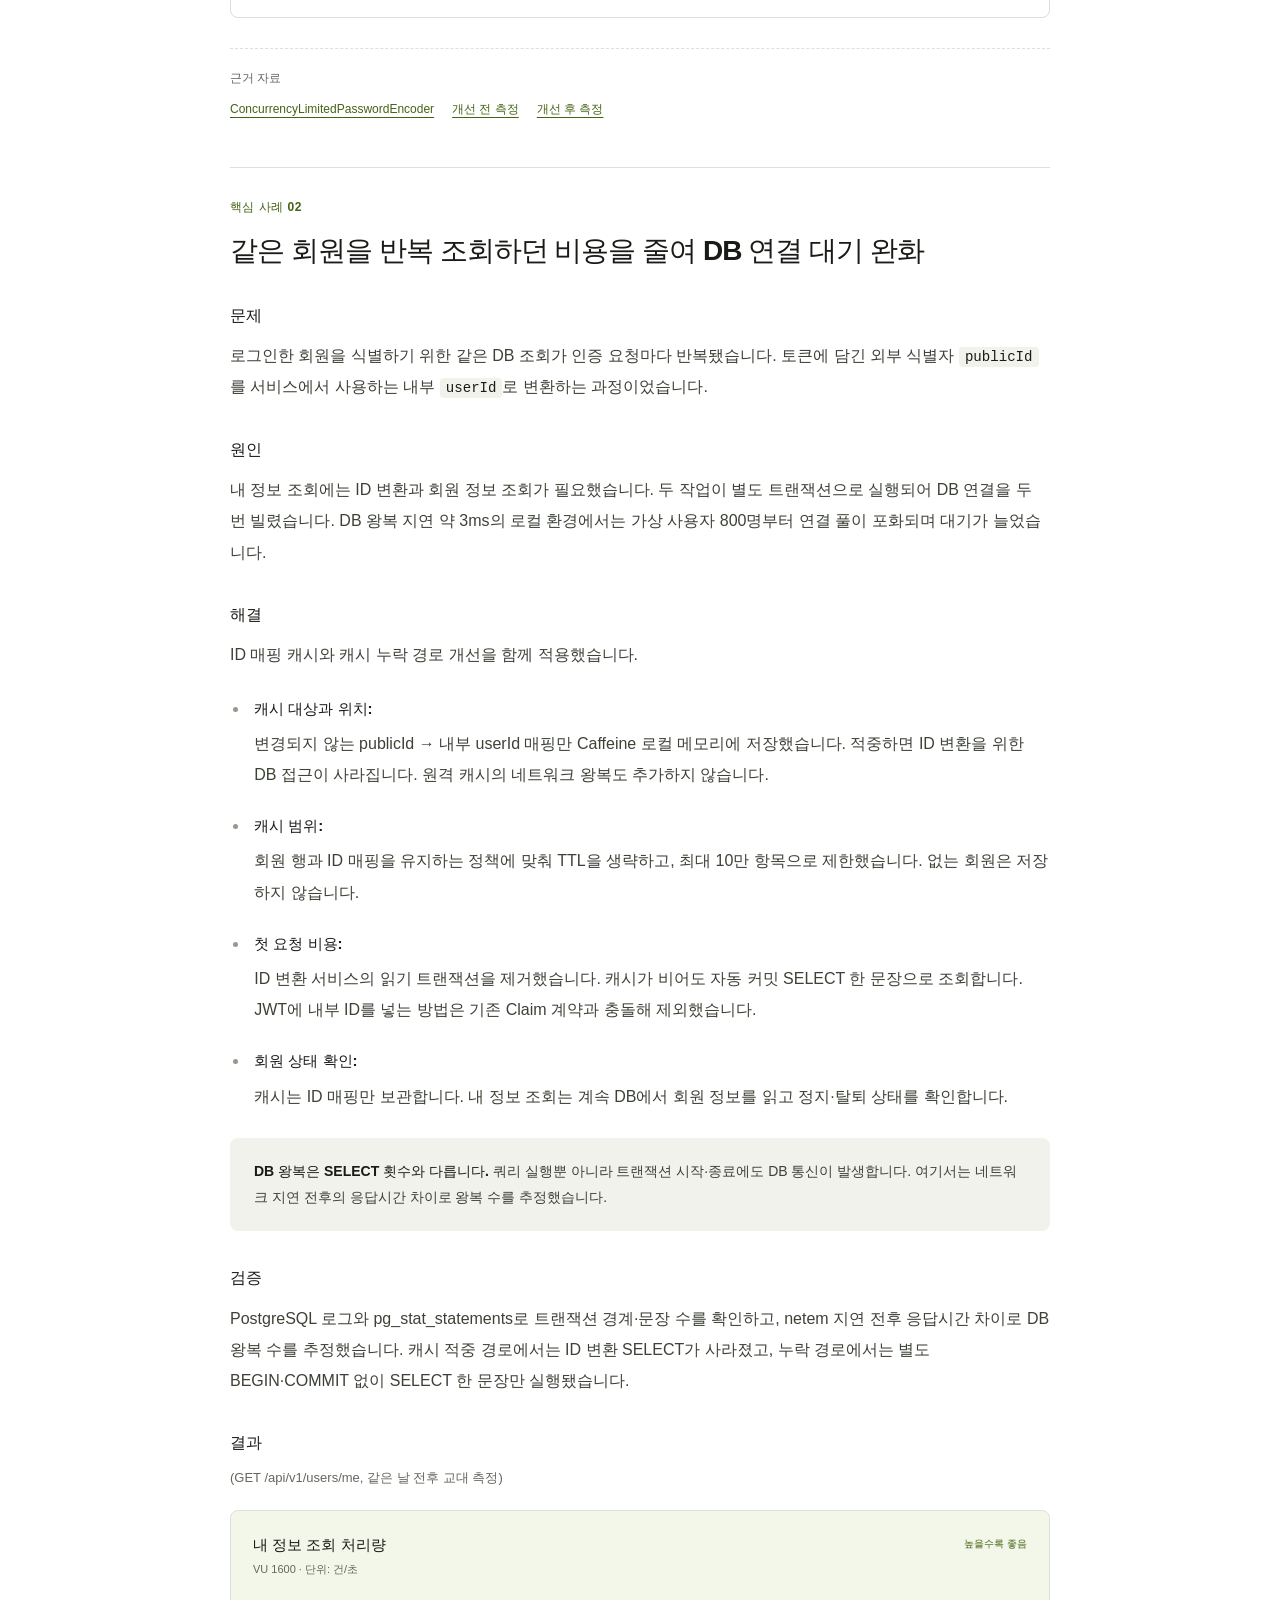
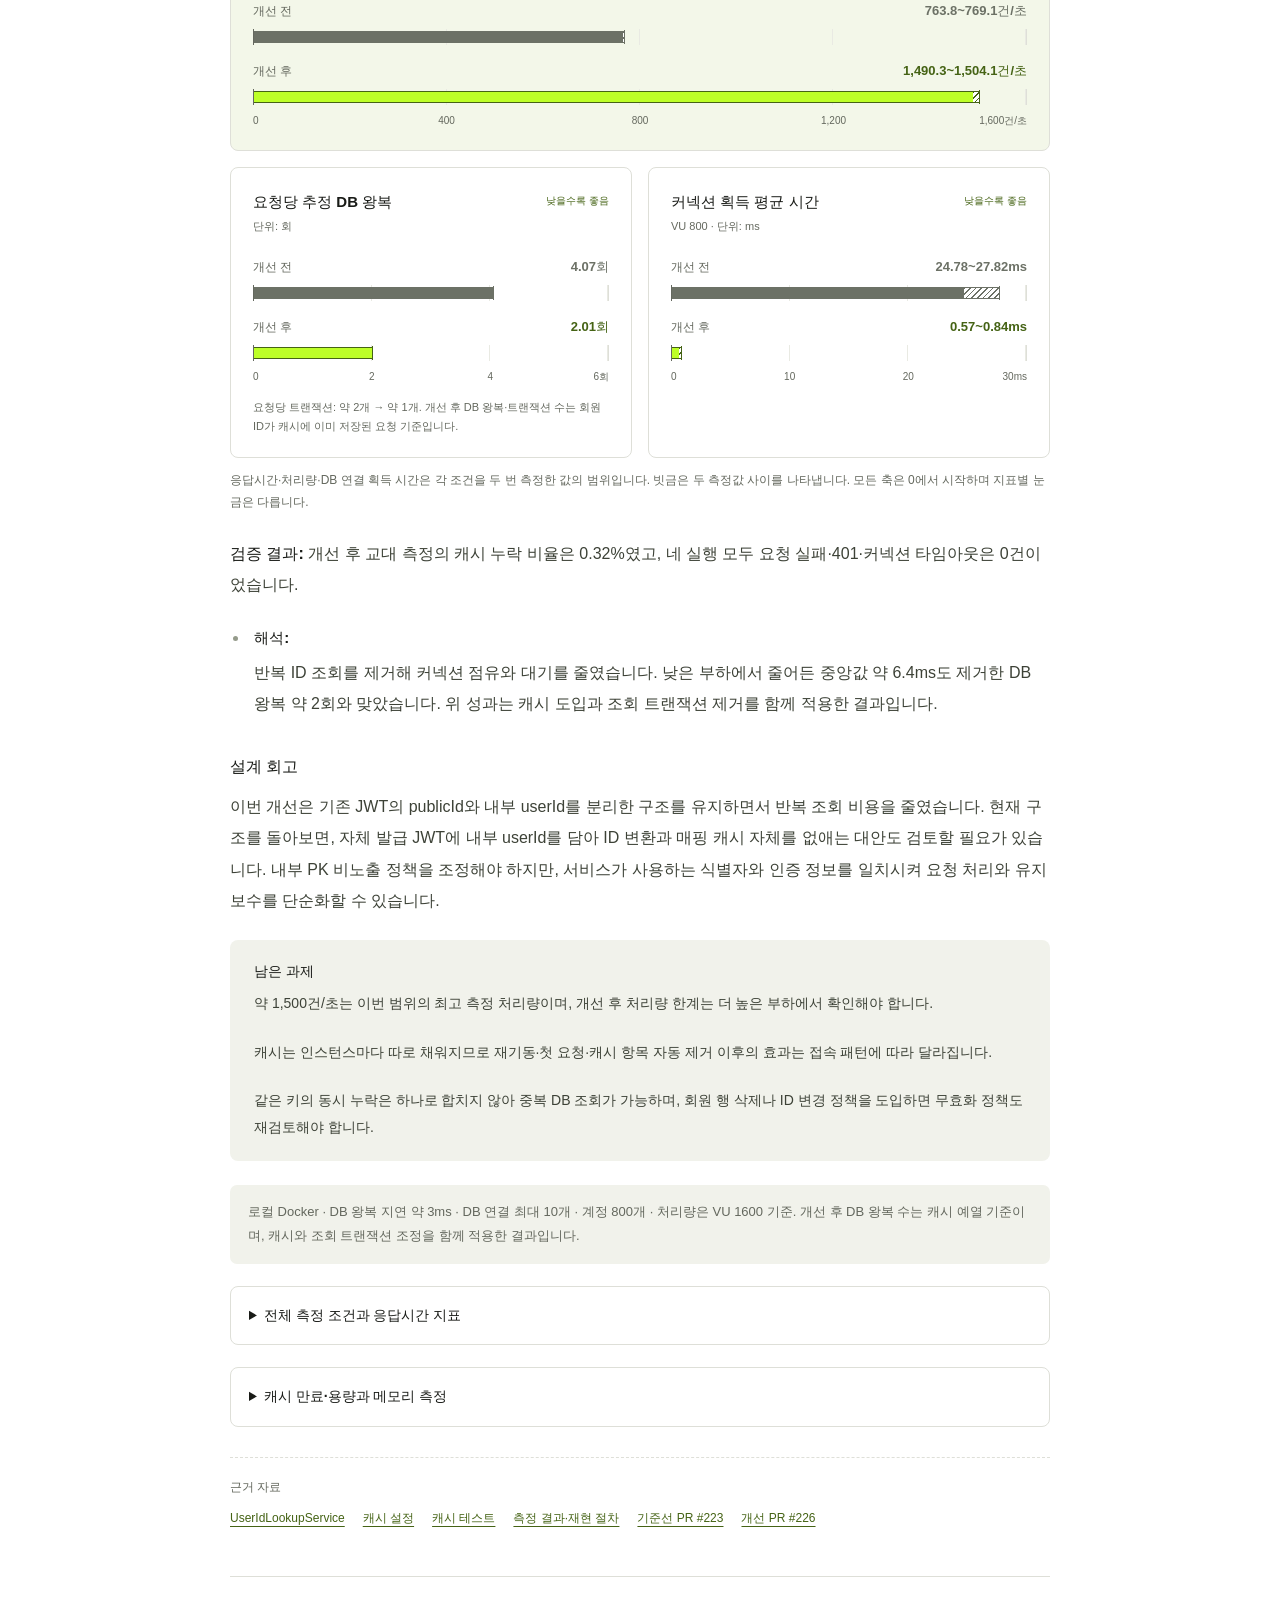
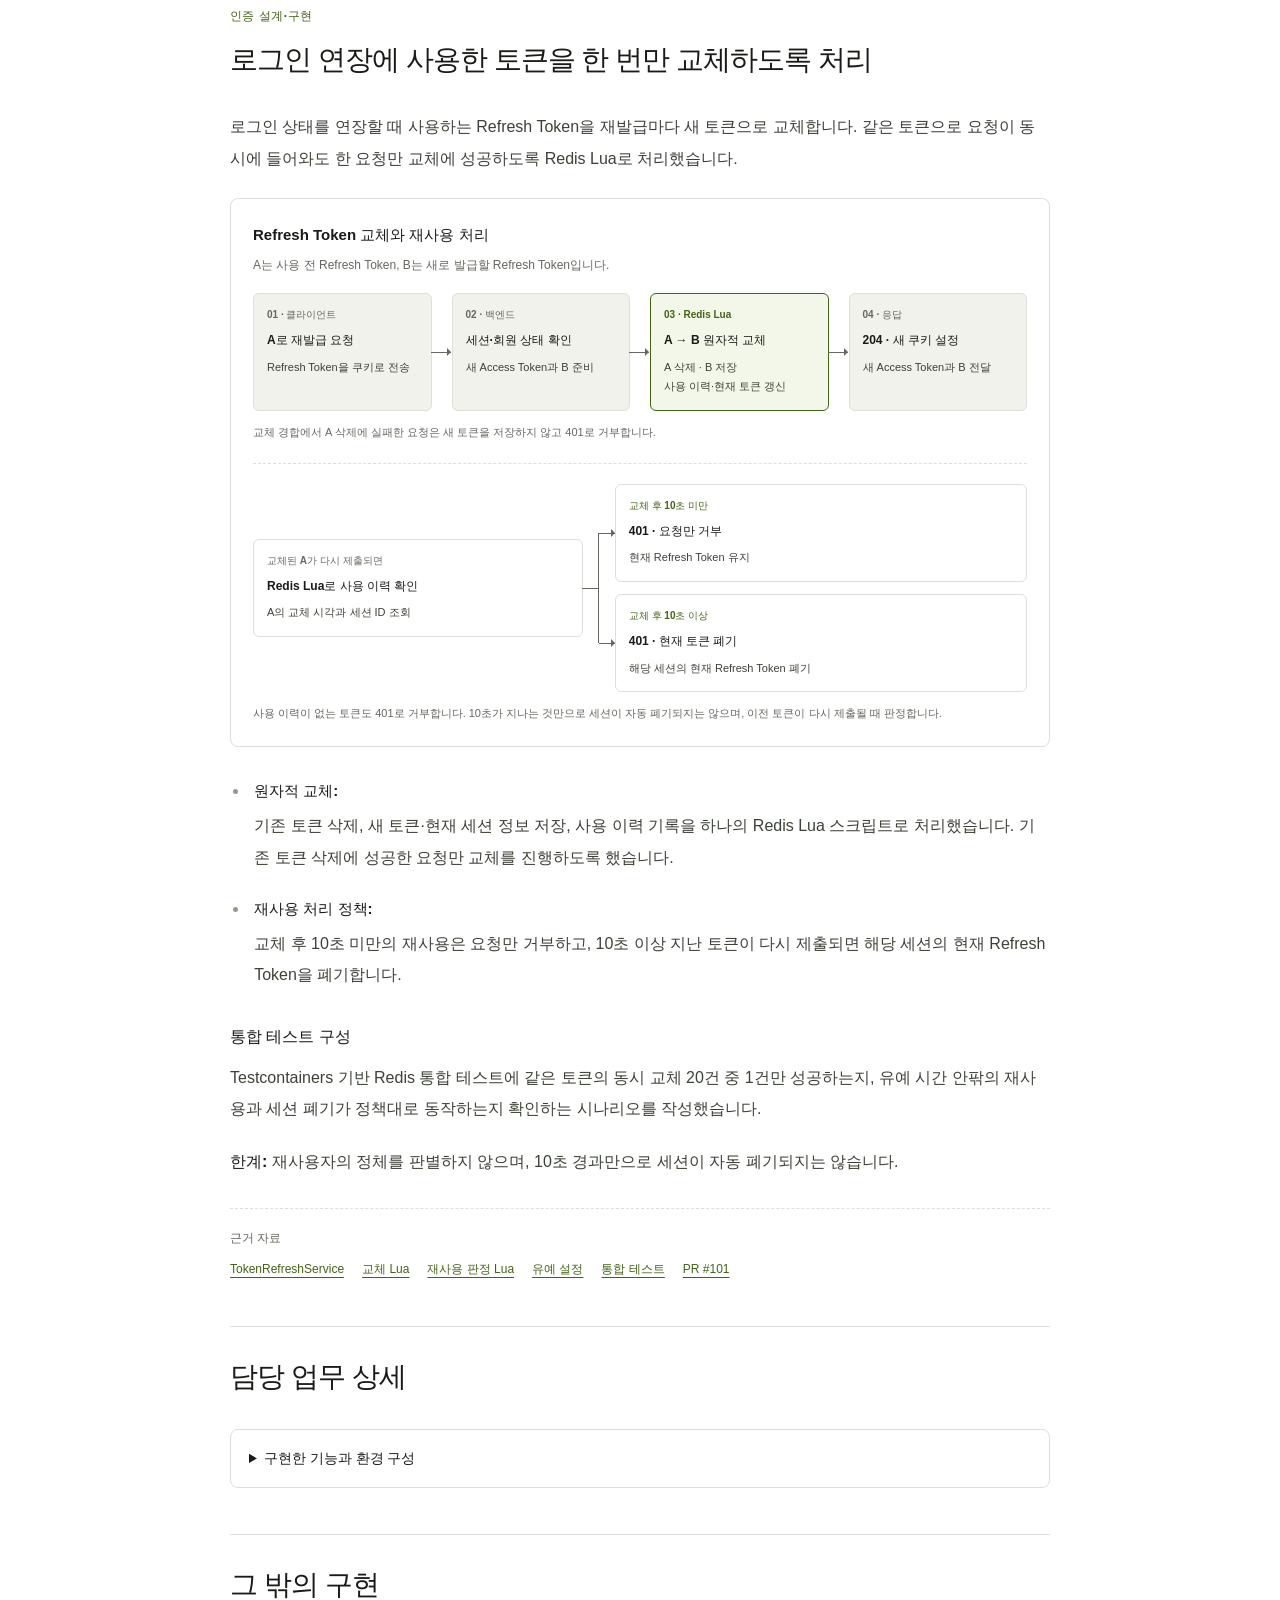
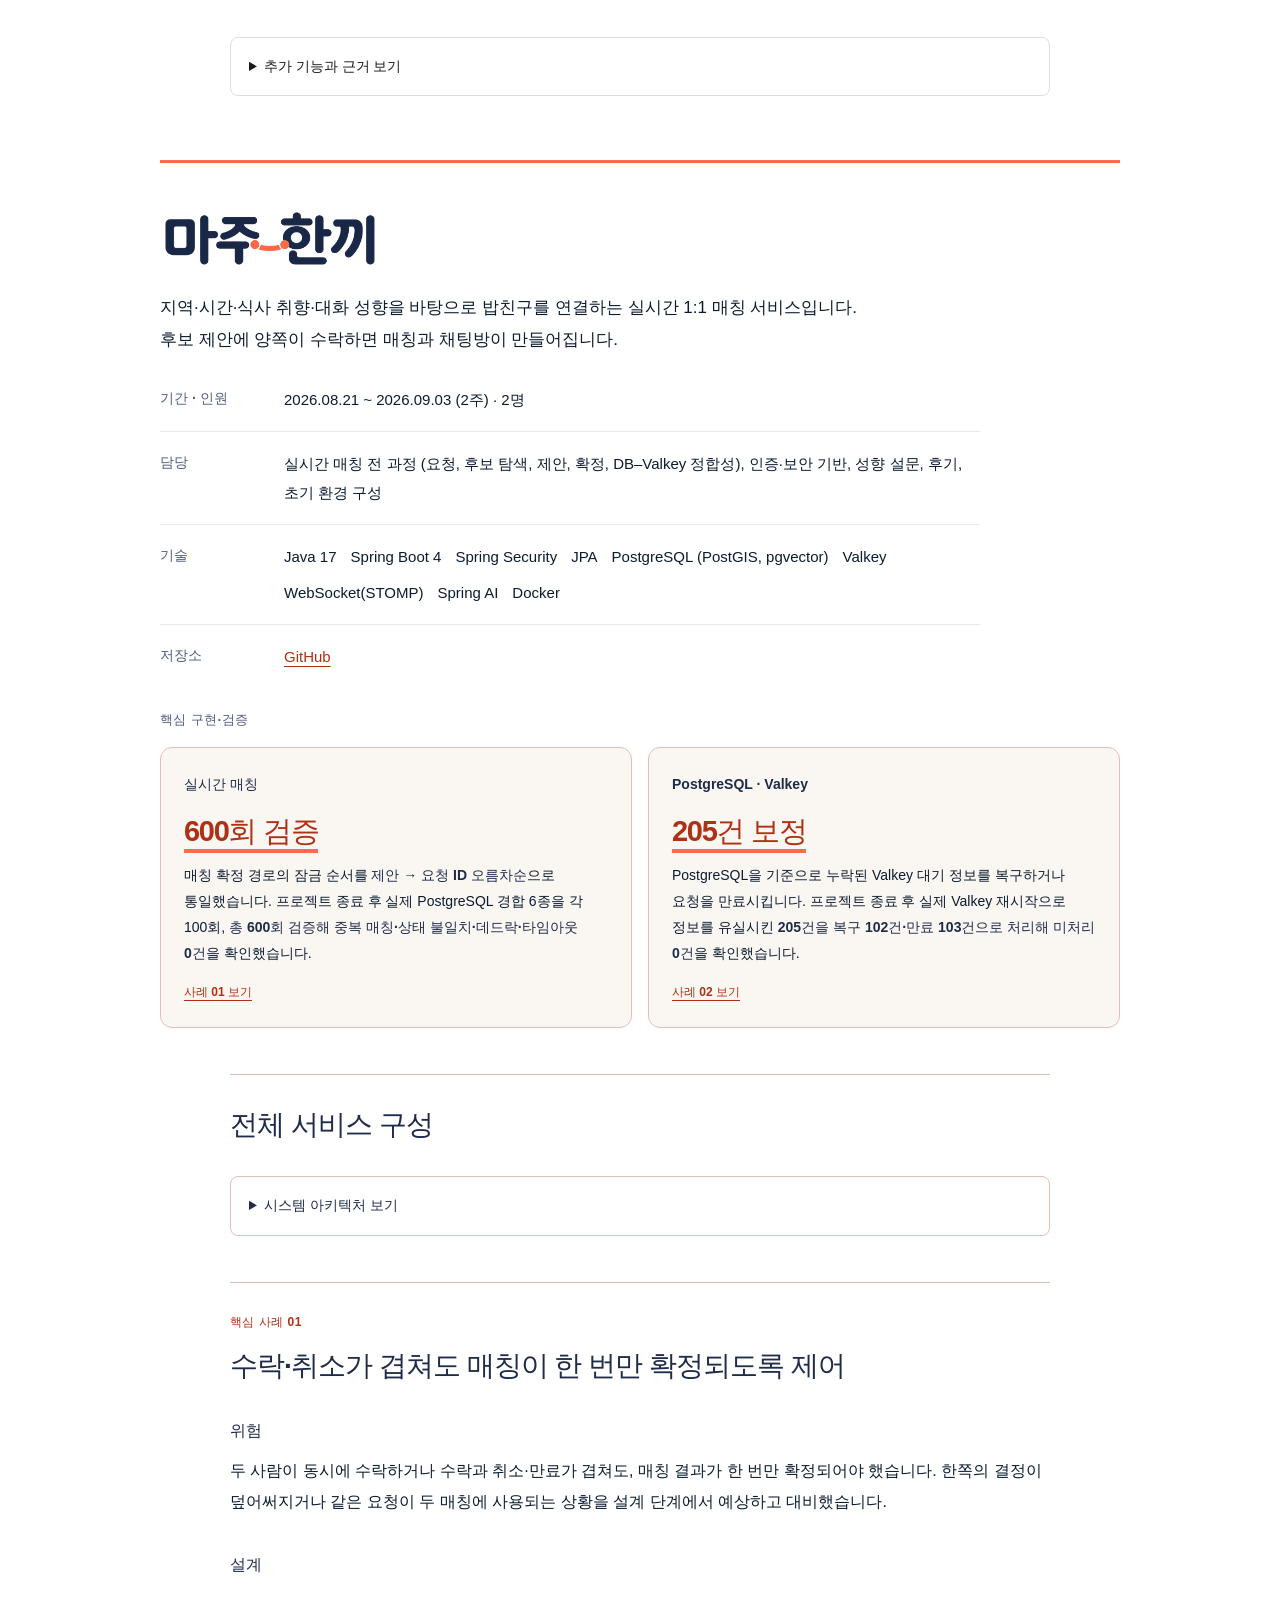
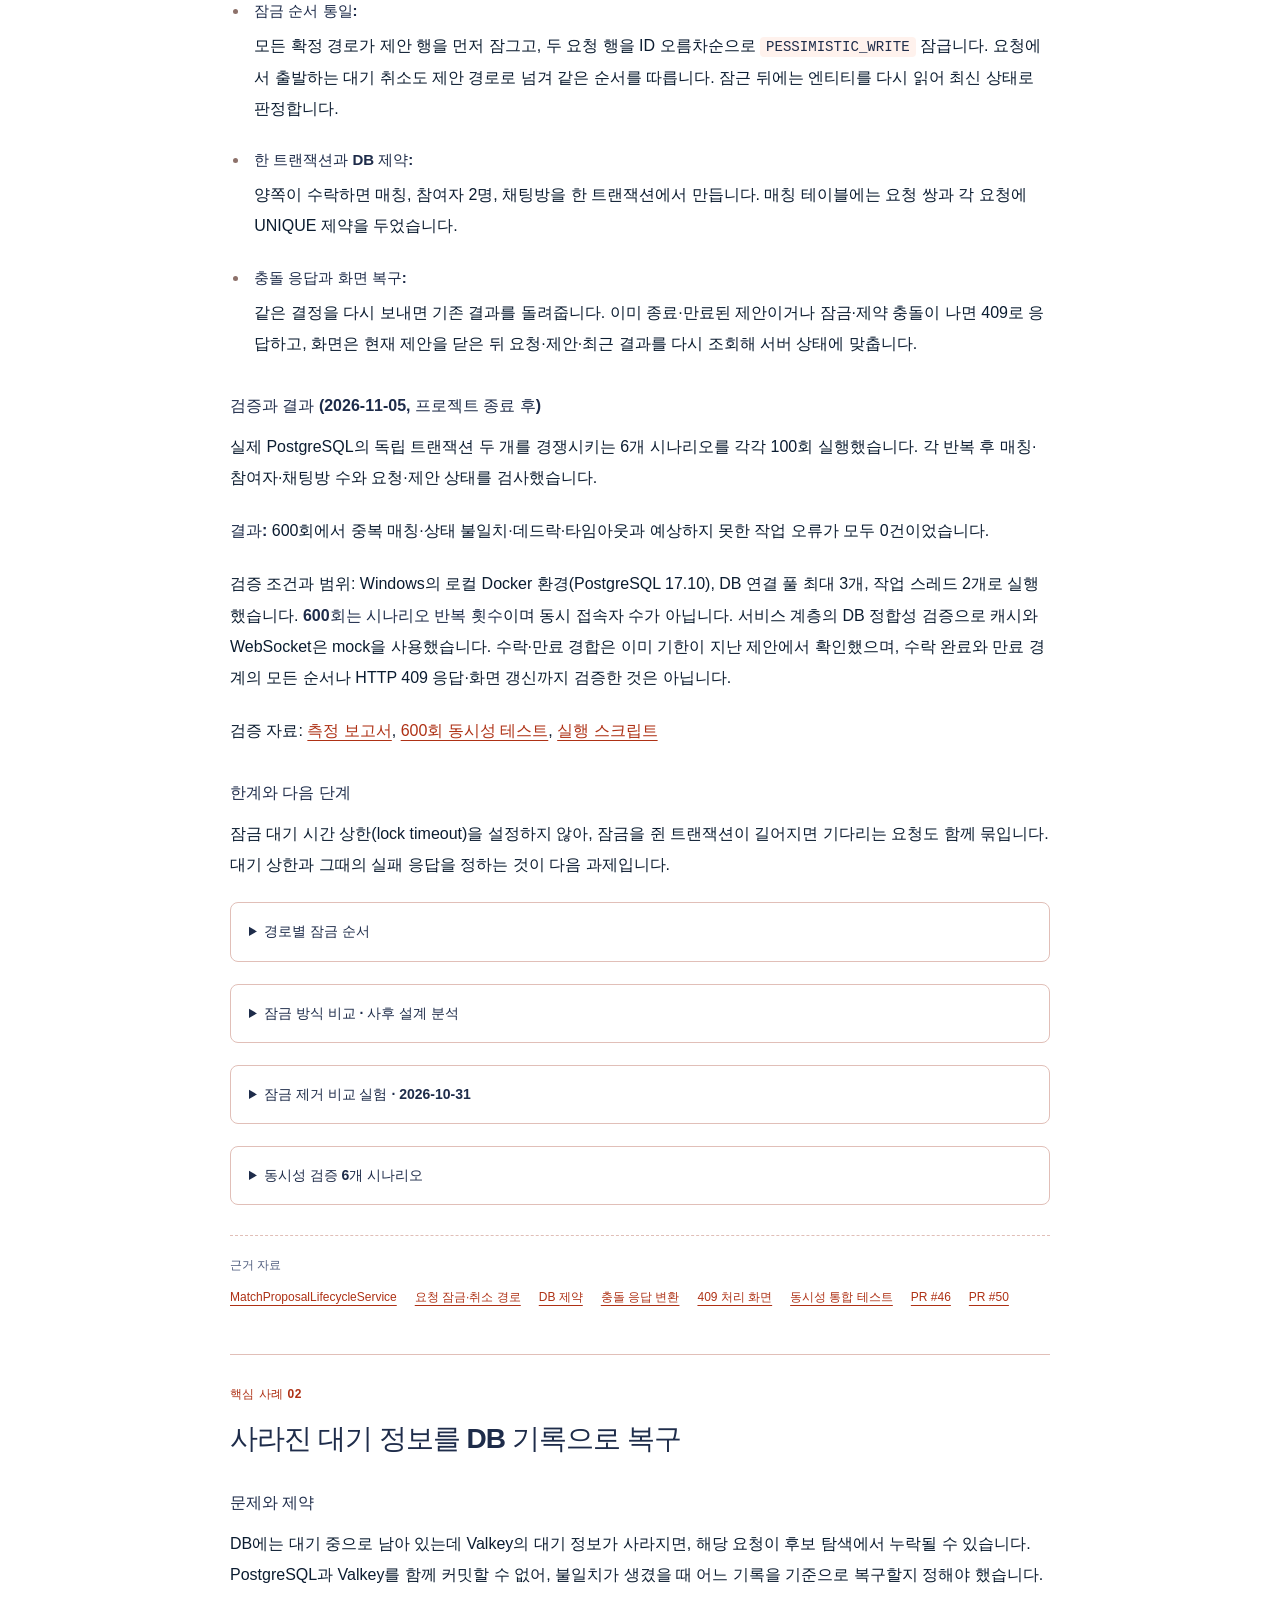
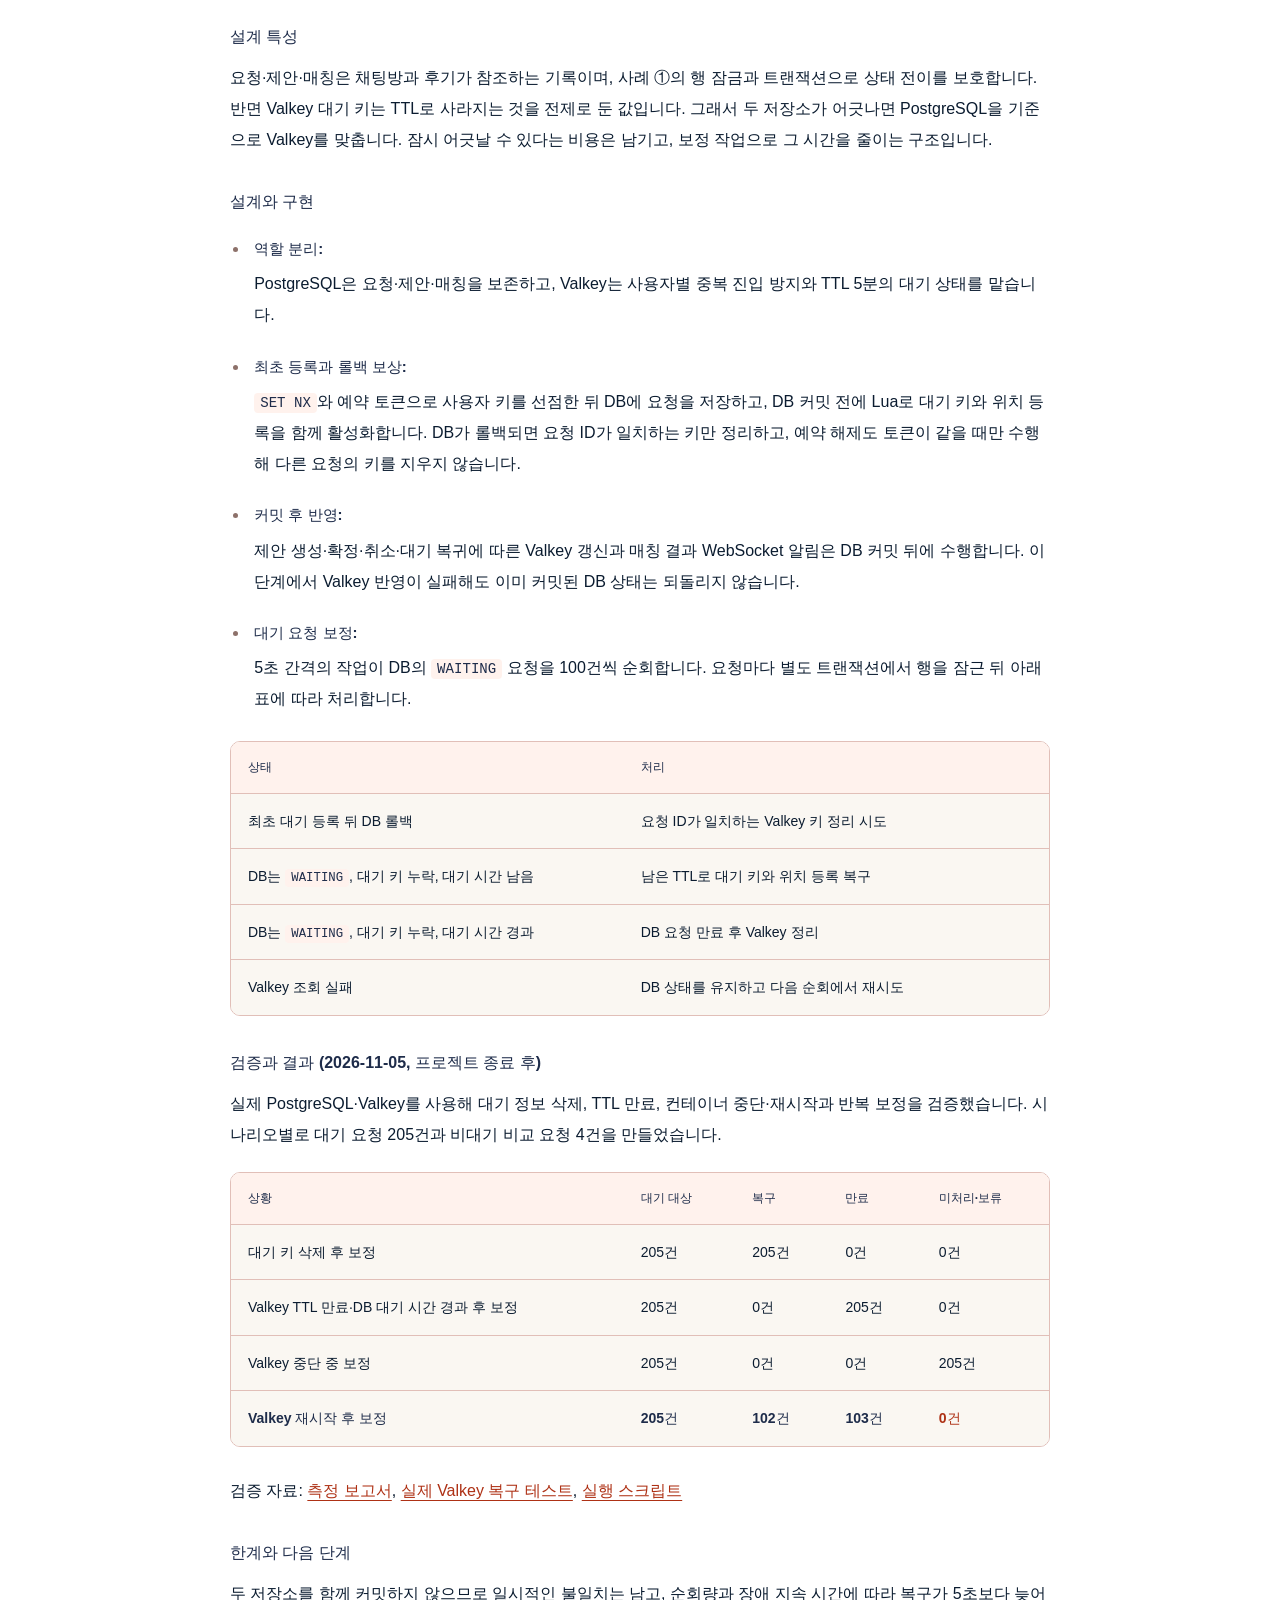
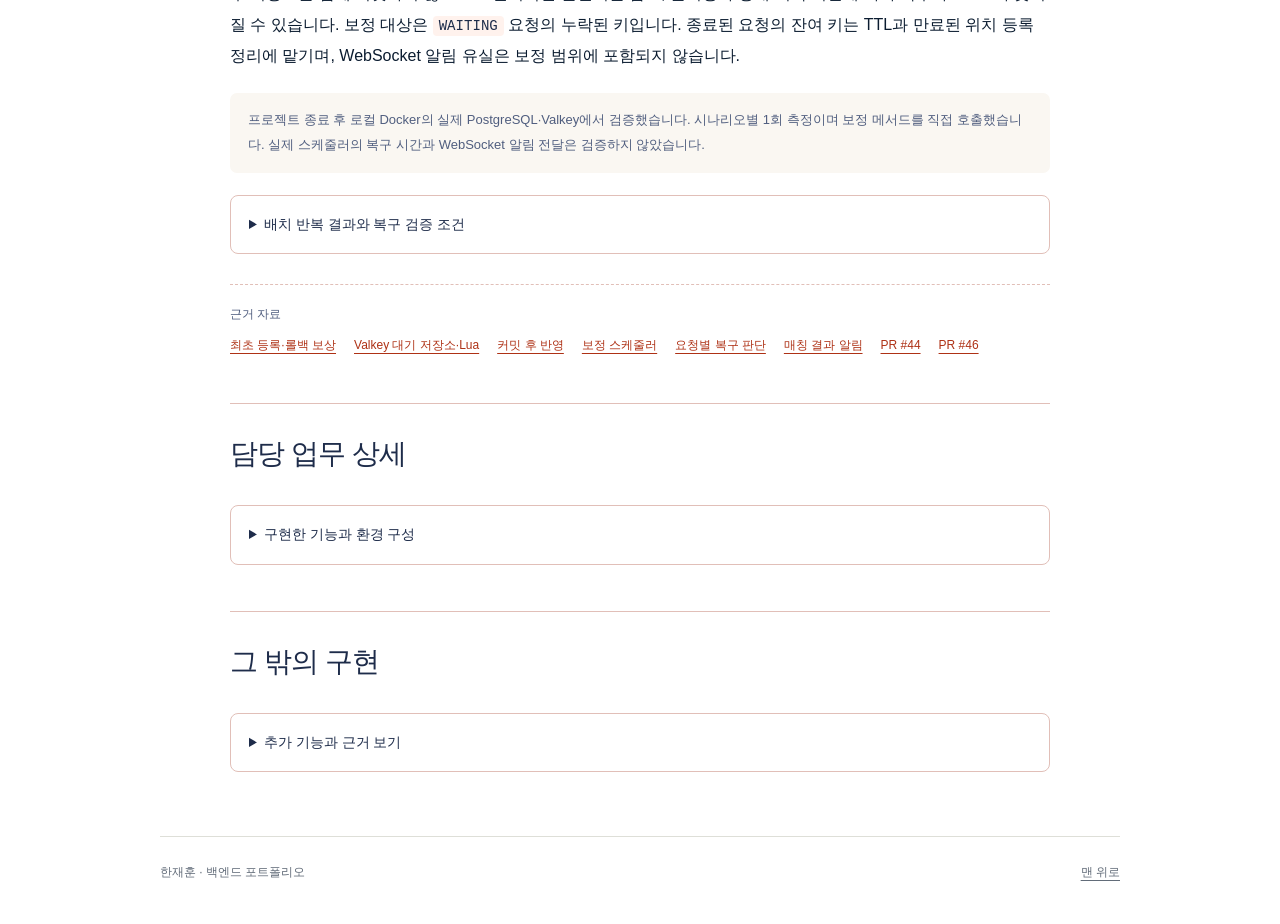
<file: portfolio/portfolio-readable.html>
<!DOCTYPE html>

<html lang="ko">
<head>
  <meta charset="utf-8">
  <meta name="viewport" content="width=device-width, initial-scale=1">
  <meta name="description" content="한재훈의 통합 백엔드 포트폴리오. GRAB의 인증·성능 개선과 마주한끼의 실시간 매칭·상태 보정 사례를 소개합니다.">
  <title>한재훈 | 백엔드 포트폴리오</title>
  
<style>
:root {
  color-scheme: light;
  /* 공통 레이아웃은 기존 GRAB 포트폴리오를 사용한다. */
  --brand: #d9e2ee;
  --ink: #202a38;
  --text: #3f4854;
  --muted: #626c79;
  --accent: #344d6c;
  --accent-surface: #f3f7e9;
  --line: #dedfd8;
  --line-subtle: #e9eae3;
  --surface: #f1f2eb;
  --reading-width: 820px;
  font-family: "Pretendard", "Noto Sans KR", "Apple SD Gothic Neo", "Malgun Gothic", "Segoe UI", sans-serif;
  font-synthesis: none;
  -webkit-text-size-adjust: 100%;
}

* { box-sizing: border-box; }
html { scroll-behavior: smooth; scroll-padding-top: 32px; }
body { margin: 0; background: #fff; color: var(--text); font-size: 16px; line-height: 1.95; }
a { color: var(--accent); text-underline-offset: 4px; text-decoration-thickness: 1px; }
a:hover { text-decoration-thickness: 2px; }
a:focus-visible, [tabindex]:focus-visible { outline: 3px solid var(--accent); outline-offset: 5px; border-radius: 3px; }
strong { color: var(--ink); font-weight: 700; }
p { margin: 0 0 22px; }
ul { margin: 0; padding-left: 1.25em; }
li { padding-left: 5px; }
li::marker { color: #959b8b; }
h1, h2, h3, h4 { color: var(--ink); margin: 0; word-break: keep-all; overflow-wrap: anywhere; }
code { padding: 2px 6px; border-radius: 4px; background: var(--surface); color: var(--ink); font: 0.88em/1.6 Consolas, monospace; overflow-wrap: anywhere; }
.shell { width: min(100% - 64px, 960px); margin-inline: auto; }
.skip-link { position: absolute; top: -100px; left: 24px; padding: 10px 18px; background: #fff; z-index: 10; }
.skip-link:focus { top: 12px; }

.masthead { display: flex; align-items: center; justify-content: space-between; gap: 20px; padding-block: 26px; border-bottom: 1px solid var(--line); }
.identity { display: flex; align-items: baseline; gap: 12px; color: var(--ink); text-decoration: none; font-size: 15px; font-weight: 700; }
.identity span { color: var(--muted); font-size: 12px; font-weight: 400; letter-spacing: 0.02em; }
.repository-link { font-size: 13px; color: var(--muted); }
.hero { max-width: var(--reading-width); padding-top: 56px; }
.eyebrow { margin-bottom: 10px; color: var(--muted); font-size: 12px; font-weight: 600; letter-spacing: 0.12em; }
.hero h2 { font-size: clamp(44px, 7vw, 62px); letter-spacing: -0.055em; line-height: 1.2; font-weight: 750; }
.project-logo { display: block; width: 220px; max-width: 100%; height: auto; }
.hero .lead { max-width: 720px; margin-top: 22px; margin-bottom: 0; font-size: 18px; line-height: 1.9; word-break: keep-all; overflow-wrap: anywhere; }

.highlights { margin-top: 36px; }
.summary-heading { margin-bottom: 14px; font-size: 13px; font-weight: 600; color: var(--muted); letter-spacing: 0.03em; }
.metric-grid { display: grid; grid-template-columns: repeat(3, minmax(0, 1fr)); gap: 16px; }
.metric-card { display: flex; flex-direction: column; min-width: 0; padding: 23px; border: 1px solid var(--line); border-radius: 12px; background: var(--surface); }
.metric-card h4 { font-size: 14px; font-weight: 600; }
.metric { align-self: flex-start; margin-block: 15px 10px; border-bottom: 4px solid var(--brand); color: var(--accent); font-size: 35px; font-weight: 750; letter-spacing: -0.045em; line-height: 1.25; white-space: nowrap; font-variant-numeric: tabular-nums; }
.metric small { font-size: 18px; font-weight: 500; }
.metric-before { color: var(--muted); font-size: 15px; font-weight: 400; letter-spacing: 0; }
.metric-copy { margin-bottom: 14px; font-size: 14px; line-height: 1.85; word-break: keep-all; overflow-wrap: anywhere; }
.metric-note { margin-top: auto; margin-bottom: 13px; color: var(--muted); font-size: 12px; line-height: 1.7; }
.metric-link { align-self: flex-start; font-size: 12px; font-weight: 600; }

.document { max-width: var(--reading-width); margin-inline: auto; }
.document-section { margin-top: 64px; padding-top: 34px; border-top: 1px solid var(--line); }
.section-header { margin-bottom: 30px; }
.section-kicker { margin-bottom: 10px; color: var(--accent); font-size: 12px; font-weight: 650; letter-spacing: 0.04em; }
.section-header h3 { max-width: 780px; font-size: 28px; line-height: 1.55; letter-spacing: -0.035em; font-weight: 700; }
.section-number { margin-right: 10px; color: var(--muted); font-size: 15px; letter-spacing: 0; vertical-align: middle; }
.project-facts { margin: 0; }
.fact-row { display: grid; grid-template-columns: 104px minmax(0, 1fr); gap: 20px; padding-block: 17px; border-bottom: 1px solid var(--line-subtle); }
.fact-row:first-child { padding-top: 0; }
.fact-row:last-child { border-bottom: 0; padding-bottom: 0; }
.project-facts dt { color: var(--muted); font-size: 14px; }
.project-facts dd { margin: 0; min-width: 0; font-size: 15px; overflow-wrap: anywhere; }
.tech-list { display: flex; flex-wrap: wrap; gap: 6px 14px; padding: 0; list-style: none; }
.tech-list li { padding: 0; }

.block-label { margin-top: 34px; margin-bottom: 12px; font-size: 16px; line-height: 1.6; font-weight: 700; }
.case-study .section-header + .block-label { margin-top: 0; }
.detail-list { padding-left: 1.2em; margin-block: 18px 26px; }
.detail-list li { margin-bottom: 20px; }
.detail-list li:last-child { margin-bottom: 0; }
.detail-list li > .item-label { display: block; margin-bottom: 5px; font-size: 15px; }
.outcome { margin-block: 30px; padding: 20px 24px; border-left: 3px solid var(--brand); background: var(--accent-surface); border-radius: 0 8px 8px 0; }
.outcome .block-label { margin-top: 0; margin-bottom: 8px; color: var(--accent); }
.outcome p:last-child { margin-bottom: 0; }
.result-context { margin-top: -3px; margin-bottom: 16px; color: var(--muted); font-size: 13px; }
.table-wrapper { max-width: 100%; margin-block: 18px 28px; overflow-x: auto; border: 1px solid var(--line); border-radius: 10px; }
table { width: 100%; border-collapse: collapse; font-size: 14px; line-height: 1.75; font-variant-numeric: tabular-nums; }
th, td { padding: 15px 17px; text-align: left; vertical-align: top; border-bottom: 1px solid var(--line); }
thead th { color: var(--muted); background: var(--surface); font-size: 12px; font-weight: 650; }
th:first-child, td:first-child { width: 44%; }
td:last-child strong { color: var(--accent); }
tbody tr:last-child td { border-bottom: 0; }
.login-p95-table { min-width: 0; table-layout: fixed; }
.login-p95-table th:first-child { width: 32%; }
.login-p95-table th:not(:first-child), .login-p95-table td { text-align: right; }
.login-p95-table tbody th { color: var(--ink); font-weight: 500; }
.login-p95-table td { white-space: nowrap; }
.column-note { display: block; margin-top: 3px; font-size: 11px; font-weight: 400; }
.login-p95-table .peak-load { background: var(--accent-surface); }
.login-p95-table .peak-load th { font-weight: 700; }
.comparison-note { margin-top: -12px; margin-bottom: 24px; color: var(--muted); font-size: 12px; line-height: 1.8; }
figure { margin: 28px 0; }
figure img { display: block; width: 100%; height: auto; }
figcaption { margin-top: 12px; color: var(--muted); font-size: 12px; line-height: 1.8; }
.architecture-figure { width: 100%; max-width: 820px; margin: 16px 0 0; }
.architecture-preview { display: block; border: 1px solid var(--line); border-radius: 8px; background: var(--surface); }
.architecture-preview img { border-radius: 8px; }
.reading-note { margin-block: 24px; padding: 20px 24px; border-radius: 8px; background: var(--surface); font-size: 14px; line-height: 1.9; }
.reading-note .block-label { margin-top: 0; margin-bottom: 8px; font-size: 14px; }
.reading-note p:last-child { margin-bottom: 0; }
.reading-note p + p { margin-top: 12px; }
.sources { margin-top: 30px; padding-top: 18px; border-top: 1px dashed var(--line); }
.sources h4 { color: var(--muted); font-size: 12px; font-weight: 600; }
.source-links { display: flex; flex-wrap: wrap; gap: 8px 18px; margin-top: 9px; }
.source-links a { font-size: 12px; line-height: 1.8; overflow-wrap: anywhere; }
.page-footer { display: flex; justify-content: space-between; gap: 16px; margin-top: 64px; padding-block: 24px 40px; border-top: 1px solid var(--line); color: var(--muted); font-size: 12px; }
.page-footer a { color: var(--muted); }
.sr-only { position: absolute; width: 1px; height: 1px; overflow: hidden; clip-path: inset(50%); white-space: nowrap; }

@media (max-width: 800px) {
  .metric-card { padding: 19px; }
  .metric { font-size: 30px; }
  .metric small { font-size: 16px; }
}

@media (max-width: 680px) {
  body { font-size: 15px; line-height: 1.95; }
  .shell { width: calc(100% - 40px); }
  .masthead { padding-block: 20px; }
  .identity { flex-direction: column; align-items: flex-start; gap: 0; line-height: 1.6; }
  .identity span { font-size: 11px; }
  .repository-link { font-size: 12px; }
  .hero { padding-top: 36px; }
  .project-logo { width: 180px; }
  .hero .lead { font-size: 16px; margin-top: 18px; }
  .highlights { margin-top: 28px; }
  .metric-grid { grid-template-columns: 1fr; gap: 12px; }
  .metric-card { padding: 21px; }
  .metric { font-size: 35px; margin-block: 12px 8px; }
  .metric-copy { margin-bottom: 12px; }
  .metric-note { margin-bottom: 8px; }
  .document-section { margin-top: 46px; padding-top: 26px; }
  .section-header { margin-bottom: 24px; }
  .section-header h3 { font-size: 23px; line-height: 1.6; }
  .fact-row { grid-template-columns: 76px minmax(0, 1fr); gap: 14px; padding-block: 15px; }
  .project-facts dt { font-size: 12px; }
  .project-facts dd { font-size: 14px; }
  .detail-list { padding-left: 1.1em; }
  .detail-list li { padding-left: 3px; }
  .block-label { margin-top: 28px; }
  .reading-note, .outcome { padding: 18px; }
  table { min-width: 580px; font-size: 13px; }
  th, td { padding: 13px 15px; }
  .login-p95-table th, .login-p95-table td { padding: 12px 10px; }
  .page-footer { margin-top: 46px; }
}

@media (prefers-reduced-motion: reduce) { html { scroll-behavior: auto; } }

@page { size: A4; margin: 16mm; }
@media print {
  :root { --reading-width: 100%; }
  html { scroll-behavior: auto; }
  body { font-size: 10pt; line-height: 1.75; color: #222; }
  .shell { width: 100%; }
  .masthead { padding-block: 0 14px; }
  .repository-link, .metric-link, .skip-link, .page-footer a { display: none; }
  .hero { padding-top: 26px; }
  .hero h2 { font-size: 38pt; }
  .project-logo { width: 160px; }
  .hero .lead { font-size: 11pt; margin-top: 14px; }
  .highlights { margin-top: 22px; }
  .metric-grid { grid-template-columns: repeat(3, minmax(0, 1fr)); gap: 9px; }
  .metric-card { padding: 13px; background: #fff; break-inside: avoid; }
  .metric-card h4 { font-size: 9pt; }
  .metric { font-size: 22pt; margin-block: 10px; }
  .metric small { font-size: 12pt; }
  .metric-before, .metric-copy { font-size: 9pt; }
  .metric-note { font-size: 8pt; margin-bottom: 0; }
  .document-section { margin-top: 28px; padding-top: 22px; }
  .section-header { margin-bottom: 20px; break-inside: avoid; break-after: avoid-page; }
  .section-header h3 { font-size: 17pt; }
  .block-label { margin-top: 22px; font-size: 11pt; break-after: avoid-page; }
  p { margin-bottom: 14px; orphans: 3; widows: 3; }
  .detail-list li { margin-bottom: 12px; }
  .detail-list li > .item-label { font-size: 10pt; }
  .fact-row { padding-block: 10px; }
  .project-facts dd, .project-facts dt { font-size: 9pt; }
  .table-wrapper { overflow: visible; margin-block: 14px 20px; }
  table { min-width: 0; font-size: 9pt; }
  th, td { padding: 10px; }
  tr { break-inside: avoid; }
  thead { display: table-header-group; }
  figure, .outcome { break-inside: avoid; }
  .reading-note { padding: 14px; font-size: 9pt; }
  a { color: inherit; }
  .source-links a { font-size: 8pt; }
  .page-footer { margin-top: 30px; padding-bottom: 0; }
}

/* 프로젝트별 색상은 각 원본 포트폴리오의 토큰을 유지한다. */
.project--grab {
  --brand: #bdff28; --ink: #191b17; --text: #3d4237; --muted: #64685e;
  --accent: #456315; --accent-surface: #f3f7e9; --line: #dedfd8;
  --line-subtle: #e9eae3; --surface: #f1f2eb; --marker: #959b8b;
}
.project--majuhankki {
  --brand: #ff6b4a; --ink: #1e2c4a; --text: #0b1c30; --muted: #505e7f;
  --accent: #ae3115; --accent-surface: #fff2ed; --line: #e1bfb8;
  --line-subtle: rgba(30, 44, 74, .1); --surface: #faf7f2; --marker: #8d716a;
}
.project { margin-top: 64px; padding-top: 20px; border-top: 3px solid var(--brand); color: var(--text); }
.project--grab { border-top: 0; }
.project li::marker { color: var(--marker); }
.project .hero { padding-top: 24px; }
.project--majuhankki code, .project--majuhankki thead th { background: var(--accent-surface); }
.project--majuhankki table { background: var(--surface); }
.project--majuhankki thead th { color: var(--ink); }
.portfolio-intro { max-width: var(--reading-width); padding-top: 48px; }
.portfolio-intro h1 { font-size: clamp(32px, 5vw, 46px); line-height: 1.4; letter-spacing: -.04em; }
.portfolio-intro .introduction { margin-top: 24px; font-size: 20px; color: var(--ink); word-break: keep-all; }
.project-index { margin-top: 32px; }
.project-index ul { display: flex; flex-wrap: wrap; gap: 12px 32px; padding: 0; list-style: none; }
.project-index li { padding: 0; }
.project-index a { display: inline-block; font-weight: 700; }
.project-index a span { display: block; color: var(--muted); font-size: 13px; font-weight: 400; }
.metric-grid.two-up { grid-template-columns: repeat(2, minmax(0, 1fr)); }
.case-label { font-size: 29px; white-space: normal; word-break: keep-all; }
.metric-card .metric-link { margin-top: auto; }
.baseline-note { margin-top: 20px; margin-bottom: 0; color: var(--muted); font-size: 12px; }
#majuhankki-matching-concurrency table th:first-child, #majuhankki-matching-concurrency table td:first-child { width: 30%; }
#majuhankki-waiting-reconciliation table th:first-child, #majuhankki-waiting-reconciliation table td:first-child { width: 48%; }
@media (max-width: 680px) {
  .portfolio-intro { padding-top: 32px; }
  .portfolio-intro .introduction { font-size: 18px; }
  .project { margin-top: 44px; }
  .metric-grid.two-up { grid-template-columns: 1fr; }
}
@media print {
  .portfolio-intro { padding-top: 20px; }
  .portfolio-intro h1 { font-size: 26pt; }
  .portfolio-intro .introduction { font-size: 12pt; }
  .project { margin-top: 0; padding-top: 0; }
  .project + .project { break-before: page; }
  .page-footer { display: none; }
  .case-label { font-size: 18pt; }
  .baseline-note { font-size: 8pt; }
  .tech-list { gap: 2px 10px; }
}

/* GRAB 결과 비교: 수치는 HTML 텍스트, 막대와 측정 범위는 CSS로 표시한다. */
.result-charts { display: grid; grid-template-columns: repeat(2, minmax(0, 1fr)); gap: 16px; margin-block: 20px 12px; }
.result-chart { --bar-color: #6c7166; min-width: 0; margin: 0; padding: 22px; border: 1px solid var(--line); border-radius: 8px; background: #fff; }
.result-chart--featured { grid-column: 1 / -1; background: var(--accent-surface); }
.result-chart-heading { display: flex; align-items: flex-start; justify-content: space-between; gap: 12px; margin: 0 0 22px; color: var(--ink); }
.result-chart-heading > span:first-child { min-width: 0; }
.result-chart-heading strong { display: block; font-size: 15px; line-height: 1.55; }
.result-chart-context { display: block; margin-top: 5px; color: var(--muted); font-size: 11px; line-height: 1.6; }
.result-direction { flex-shrink: 0; padding-top: 2px; color: var(--accent); font-size: 10px; font-weight: 600; white-space: nowrap; }
.result-row + .result-row { margin-top: 16px; }
.result-row--after { --bar-color: var(--accent); }
.result-row-label { display: flex; flex-wrap: wrap; align-items: baseline; justify-content: space-between; gap: 2px 10px; margin-bottom: 7px; font-size: 12px; line-height: 1.6; }
.result-row-label > span { color: var(--muted); }
.result-row-label strong { color: var(--bar-color); font-size: 13px; font-variant-numeric: tabular-nums; }
.result-track { position: relative; height: 16px; border-left: 1px solid var(--muted); border-right: 1px solid var(--line); background: repeating-linear-gradient(to right, transparent 0, transparent calc(100% / var(--grid-steps) - 1px), var(--line-subtle) calc(100% / var(--grid-steps) - 1px), var(--line-subtle) calc(100% / var(--grid-steps))); }
.result-bar, .result-range { position: absolute; top: 2px; height: 12px; box-sizing: border-box; }
.result-bar { left: 0; width: var(--bar-start); background: var(--bar-color); }
.result-row--after .result-bar { background: var(--brand); border-block: 1px solid var(--accent); }
.result-range { left: var(--bar-start); width: var(--bar-range); border-block: 1px solid var(--bar-color); background: repeating-linear-gradient(135deg, var(--bar-color) 0 1px, #fff 1px 4px); }
.result-end { position: absolute; left: var(--bar-end); top: 1px; height: 14px; border-left: 1px solid var(--bar-color); transform: translateX(-1px); }
.result-bar--zero { width: 0; border-left: 2px solid var(--bar-color); background: none; }
.result-row--after .result-bar--zero { border-block: 0; background: none; }
.result-axis { position: relative; height: 15px; margin-top: 8px; color: var(--muted); font-size: 10px; font-variant-numeric: tabular-nums; line-height: 1.5; }
.result-axis span { position: absolute; left: var(--tick); transform: translateX(-50%); white-space: nowrap; }
.result-axis span:first-child { transform: none; }
.result-axis span:last-child { transform: translateX(-100%); }
.result-chart-footnote { margin: 14px 0 0; color: var(--muted); font-size: 11px; line-height: 1.7; }
.result-chart-note { margin: 0 0 24px; color: var(--muted); font-size: 12px; line-height: 1.8; }
@media (max-width: 680px) {
  .result-charts { grid-template-columns: 1fr; gap: 12px; }
  .result-chart { padding: 18px; }
  .result-chart-heading { margin-bottom: 18px; }
}
@media print {
  .result-charts { grid-template-columns: repeat(2, minmax(0, 1fr)); gap: 10px; margin-top: 14px; }
  .result-chart { padding: 13px; break-inside: avoid; print-color-adjust: exact; -webkit-print-color-adjust: exact; }
  .result-chart-heading { margin-bottom: 14px; }
  .result-chart-heading strong { font-size: 9pt; }
  .result-chart-context, .result-direction, .result-axis { font-size: 7pt; }
  .result-row-label { font-size: 8pt; }
  .result-row-label strong { font-size: 8pt; }
  .result-chart-footnote, .result-chart-note { font-size: 7pt; }
}

/* Refresh Token Rotation: HTML elements keep the flow readable without scripts. */
.rotation-flow { margin: 24px 0 28px; padding: 22px; border: 1px solid var(--line); border-radius: 8px; background: #fff; }
.rotation-flow > figcaption { margin: 0; color: var(--ink); font-size: 15px; font-weight: 700; }
.rotation-key { margin: 7px 0 18px; color: var(--muted); font-size: 12px; line-height: 1.7; }
.rotation-steps { display: grid; grid-template-columns: repeat(4, minmax(0, 1fr)); gap: 20px; list-style: none; padding: 0; margin: 0; }
.rotation-step, .rotation-reuse-origin, .rotation-branch { position: relative; min-width: 0; padding: 13px; border: 1px solid var(--line); border-radius: 6px; background: var(--surface); }
.rotation-step { margin: 0; }
.rotation-owner, .rotation-condition { display: block; margin-bottom: 7px; color: var(--muted); font-size: 10px; line-height: 1.6; font-weight: 600; }
.rotation-step strong, .rotation-reuse-origin strong, .rotation-branch strong { display: block; color: var(--ink); font-size: 12px; line-height: 1.7; overflow-wrap: anywhere; word-break: keep-all; }
.rotation-detail { display: block; margin-top: 7px; color: var(--text); font-size: 11px; line-height: 1.8; overflow-wrap: anywhere; word-break: keep-all; }
.rotation-step--atomic { border-color: var(--accent); background: var(--accent-surface); }
.rotation-step--atomic .rotation-owner { color: var(--accent); }
.rotation-step:not(:last-child)::after { content: ''; position: absolute; left: 100%; top: 50%; width: 20px; border-top: 1px solid var(--muted); }
.rotation-step:not(:last-child)::before { content: ''; position: absolute; right: -20px; top: calc(50% - 4px); border: 4px solid transparent; border-left-color: var(--muted); border-right: 0; }
.rotation-race-note, .rotation-flow-note { margin: 12px 0 0; color: var(--muted); font-size: 11px; line-height: 1.8; }
.rotation-reuse { display: grid; grid-template-columns: minmax(0, 1fr) minmax(0, 1.25fr); gap: 32px; align-items: center; margin-top: 20px; padding-top: 20px; border-top: 1px dashed var(--line); }
.rotation-reuse-origin { background: #fff; }
.rotation-reuse-origin::after { content: ''; position: absolute; left: 100%; top: 50%; width: 16px; border-top: 1px solid var(--muted); }
.rotation-branches { position: relative; display: grid; grid-auto-rows: 1fr; gap: 12px; }
.rotation-branches::before { content: ''; position: absolute; left: -17px; top: calc((100% - 12px) / 4); bottom: calc((100% - 12px) / 4); border-left: 1px solid var(--muted); }
.rotation-branch { background: #fff; }
.rotation-branch::before { content: ''; position: absolute; left: -17px; top: 50%; width: 16px; border-top: 1px solid var(--muted); }
.rotation-branch::after { content: ''; position: absolute; left: -5px; top: calc(50% - 4px); border: 4px solid transparent; border-left-color: var(--muted); border-right: 0; }
.rotation-condition { color: var(--accent); }
@media (max-width: 680px) {
  .rotation-flow { padding: 18px; }
  .rotation-steps { grid-template-columns: 1fr; gap: 20px; }
  .rotation-step:not(:last-child)::after { left: 50%; top: 100%; width: 0; height: 20px; border-top: 0; border-left: 1px solid var(--muted); }
  .rotation-step:not(:last-child)::before { right: auto; left: calc(50% - 4px); top: auto; bottom: -20px; border: 4px solid transparent; border-top-color: var(--muted); border-bottom: 0; }
  .rotation-reuse { grid-template-columns: 1fr; gap: 24px; }
  .rotation-reuse-origin::after { left: 50%; top: 100%; width: 0; height: 12px; border-top: 0; border-left: 1px solid var(--muted); }
  .rotation-branches { grid-template-columns: repeat(2, minmax(0, 1fr)); grid-auto-rows: auto; }
  .rotation-branches::before { left: calc((100% - 12px) / 4); right: calc((100% - 12px) / 4); top: -12px; bottom: auto; border-left: 0; border-top: 1px solid var(--muted); }
  .rotation-branch { padding: 11px; }
  .rotation-branch::before { left: 50%; top: -12px; width: 0; height: 12px; border-top: 0; border-left: 1px solid var(--muted); }
  .rotation-branch::after { left: calc(50% - 4px); top: -5px; border: 4px solid transparent; border-top-color: var(--muted); border-bottom: 0; }
}
@media print {
  .rotation-flow { padding: 13px; break-inside: avoid; print-color-adjust: exact; -webkit-print-color-adjust: exact; }
  .rotation-flow > figcaption { font-size: 10pt; }
  .rotation-step, .rotation-reuse-origin, .rotation-branch { padding: 10px; }
  .rotation-step strong, .rotation-reuse-origin strong, .rotation-branch strong { font-size: 8pt; }
  .rotation-key, .rotation-detail, .rotation-owner, .rotation-condition, .rotation-race-note, .rotation-flow-note { font-size: 7pt; }
}

.portfolio-intro{max-width:none;padding-top:46px}.portfolio-intro .introduction{max-width:740px;font-size:19px;line-height:1.9}.eyebrow{color:#626c79}.experience-grid{display:grid;grid-template-columns:1fr 1fr;gap:18px;margin-top:28px}.experience-card{display:flex;flex-direction:column;gap:8px;padding:24px;border:1px solid #dbe2e9;border-radius:10px;text-decoration:none;color:#3f4854;background:#f8fafc}.experience-name{font-size:13px;color:#48627b;font-weight:700}.experience-card strong{font-size:20px;line-height:1.55}.experience-card span:not(.experience-name){font-size:14px}.experience-card small{margin-top:8px;color:#626c79}.case-index{display:flex;flex-wrap:wrap;gap:8px 22px;margin-top:22px;padding:16px 0;border-block:1px solid #e2e6eb;font-size:13px}.hero .project-facts{margin-top:28px;max-width:820px}.project-facts dt{font-weight:600}.hero .lead{font-size:17px}.document-section{margin-top:46px;padding-top:28px}.supporting-details{margin:22px 0;border:1px solid var(--line);border-radius:8px;background:#fff}.supporting-details>summary{padding:15px 18px;color:var(--ink);font-size:14px;font-weight:650;cursor:pointer}.supporting-details>summary:focus-visible{outline:3px solid var(--accent);outline-offset:3px}.details-body{padding:0 20px 20px}.details-body>.block-label:first-child{margin-top:10px}.details-body>:last-child{margin-bottom:0}.scope-note{font-size:13px;line-height:1.9;color:var(--muted);padding:15px 18px;background:var(--surface);border-radius:7px}.details-body .architecture-figure{margin-top:0}.result-charts .result-chart--featured{grid-column:1/-1}
@media(max-width:680px){.experience-grid{grid-template-columns:1fr}.experience-card{padding:20px}.portfolio-intro{padding-top:28px}.portfolio-intro .introduction{font-size:17px}.case-index{gap:10px 18px}.details-body{padding:0 14px 16px}.hero .project-facts{margin-top:22px}}
@media print{.portfolio-intro{padding-top:14px}.portfolio-intro .introduction{font-size:11pt}.experience-card{padding:14px;background:#fff}.experience-card strong{font-size:12pt}.experience-card span:not(.experience-name),.experience-card small{font-size:9pt}.case-index{font-size:9pt}.supporting-details{border:0;margin-block:16px}.supporting-details>summary{padding:8px 0;font-size:10pt}.supporting-details .details-body{display:block!important;padding:0}.scope-note{font-size:8pt}.hero .project-facts{margin-top:16px}.document-section{margin-top:24px}}

</style></head>
<body>
<a href="#top" class="skip-link">본문으로 건너뛰기</a>
<header class="masthead shell"><a href="#top" class="identity">한재훈<span>Backend Developer</span></a><a href="https://github.com/ImJhoon" class="repository-link">GitHub</a></header>
<main id="top" class="shell"><section class="portfolio-intro" aria-labelledby="portfolio-title">
<p class="eyebrow">BACKEND PORTFOLIO</p><h1 id="portfolio-title">한재훈 · 백엔드 개발자</h1>
<p class="introduction">회원 인증과 실시간 매칭 기능을 개발했습니다. 부하 테스트로 성능 병목을 분석하고, 경쟁 요청과 저장소 장애 상황에서 데이터 상태가 유지되는지 검증했습니다.</p>
<div class="experience-grid">
<a class="experience-card" href="#grab"><span class="experience-name">GRAB</span><strong>회원·인증과 성능 개선</strong><span>로그인 메모리 부족 대응 · 반복 DB 조회 개선</span><small>2026.09.22 ~ 11.04 · 4명</small></a>
<a class="experience-card" href="#majuhankki"><span class="experience-name">마주한끼</span><strong>실시간 매칭과 상태 관리</strong><span>동시 요청의 상태 전이 보호 · 대기 정보 복구</span><small>2026.08.21 ~ 09.03 · 2명</small></a>
</div>
<nav class="case-index" aria-label="핵심 사례 바로가기"><a href="#grab-login-stability">01 로그인 자원 제어</a><a href="#grab-user-id-cache">02 반복 조회 개선</a><a href="#majuhankki-matching-concurrency">03 매칭 동시성</a><a href="#majuhankki-waiting-reconciliation">04 대기 상태 복구</a></nav>
</section>
<article id="grab" class="project project--grab" aria-labelledby="grab-title">
<header class="hero">
<h2 id="grab-title"><img class="project-logo" src="assets/grab-wordmark.png" alt="GRAB" width="2172" height="724" decoding="async"></h2><p class="lead">정해진 시각에 한정 수량 상품을 판매하는 DROP 커머스 서비스입니다. WISH, 주문, 결제, 배송까지 이어지며, 오픈 시각에 요청이 한꺼번에 몰린다는 점이 서비스의 특징입니다.</p>
<dl class="project-facts"><div class="fact-row"><dt>기간 · 인원</dt><dd>2026.09.22 ~ 2026.11.04 (약 6주) · 4명</dd></div><div class="fact-row"><dt>담당</dt><dd>회원·인증 전 영역 (설계, API, 프론트 연동, 부하 측정·개선), 백엔드 초기 환경 구성</dd></div><div class="fact-row"><dt>기술</dt><dd><ul class="tech-list" aria-label="사용 기술"><li>Java 17</li><li>Spring Boot 4</li><li>Spring Security</li><li>JPA</li><li>PostgreSQL</li><li>Redis</li><li>Caffeine</li><li>React</li><li>Docker</li><li>GitHub Actions</li><li>k6</li></ul>
</dd></div><div class="fact-row"><dt>저장소</dt><dd><a href="https://github.com/prgrms-aibe-devcourse/AIBE7_FinalProject_Team3">GitHub</a></dd></div></dl></header>

<section class="highlights" aria-labelledby="grab-highlights-title"><h3 id="grab-highlights-title" class="summary-heading">핵심 성과</h3><div class="metric-grid two-up"><article class="metric-card"><h4>로그인 p95 응답시간</h4><p class="metric"><span class="metric-before">26.1초 → </span>3.0초</p>
<p class="metric-copy">Argon2 동시 실행을 제한해 로그인 폭주 시 서버를 안정화했습니다.</p>
<p class="metric-note">로컬 부하 테스트 · 동시 로그인 80명</p>
<a href="#grab-login-stability" class="metric-link">사례 01 보기</a></article>
<article class="metric-card"><h4>인증 API 처리량</h4><p class="metric">1.95<small>배</small></p>
<p class="metric-copy">반복 ID 조회와 별도 트랜잭션 비용을 줄여 DB 커넥션 경합을 완화했습니다.</p>
<p class="metric-note">로컬 테스트 · DB 지연 3ms · 계정 800개 · VU 1600</p>
<a href="#grab-user-id-cache" class="metric-link">사례 02 보기</a></article>
</div></section>
<div class="document">
<section id="grab-overview" class="document-section" aria-labelledby="grab-overview-title"><header class="section-header"><h3 id="grab-overview-title">전체 서비스 구성</h3></header><details class="supporting-details"><summary>시스템 아키텍처 보기</summary><div class="details-body">


<figure class="architecture-figure" aria-labelledby="grab-overview-title">
<div class="architecture-preview"><img src="assets/grab-architecture.svg" alt="React에서 Nginx를 거쳐 내부 Caffeine 캐시를 둔 Spring Boot로 연결되며, 백엔드는 PostgreSQL·Valkey·Supabase Storage와 외부 서비스·검증 도구에 연결됩니다." width="1280" height="720" decoding="async"></div>
</figure>
</div></details></section>



<section id="grab-login-stability" class="document-section case-study" aria-labelledby="grab-login-stability-title"><header class="section-header"><p class="section-kicker">핵심 사례 01</p>
<h3 id="grab-login-stability-title">동시 로그인으로 발생한 메모리 부족을 해시 실행 제한으로 개선</h3></header>
<h4 class="block-label">문제</h4><p>로그인 요청마다 비밀번호를 검증하는 해시 연산에 메모리가 필요했습니다. 여러 검증이 동시에 실행되면서 힙이 부족해졌고, 로컬 부하 테스트에서 요청 실패와 서버 응답 불가를 재현했습니다.</p>
<h4 class="block-label">원인</h4><ul class="detail-list"><li>비밀번호 해시 Argon2id(메모리 19MiB, OWASP 최소 권장값)는 <strong>해시 1건이 진행되는 동안 힙 약 19MiB를 붙잡습니다.</strong> BouncyCastle 바이트코드로 확인했습니다.</li><li>GC 로그로 Full GC 직후 힙을 보니, 동시 해시가 <strong>약 25건</strong>을 넘으면 힙 한도에 닿아 Full GC가 반복되고 요청이 실패했습니다.</li><li>가입 여부를 숨기려고 없는 계정도 더미 해시로 검증하므로, 틀린 비밀번호 요청도 같은 비용이 들었습니다.</li></ul>
<h4 class="block-label">해결</h4><p>적용한 비밀번호 해시 강도를 유지하면서 <code>PasswordEncoder</code>를 감싸 <strong>해시를 동시에 4건까지만 실행</strong>하도록 했습니다.</p>
<ul class="detail-list"><li>동시에 진행되는 해시 수를 제한해 메모리 사용을 줄이고, CPU에서 처리할 수 있는 작업을 순차적으로 실행하도록 했습니다.</li><li>해시 연산을 기다리는 요청에 대기 순서대로 실행 기회를 부여하고, 3초 안에 차례를 얻지 못하면 503과 Retry-After를 반환했습니다.</li><li>로그인·더미 해시·가입·비밀번호 변경에 같은 실행 제한을 적용했습니다.</li></ul>
<h4 class="block-label">결과</h4><p class="result-context">(같은 환경·시나리오로 재측정)</p>
<div class="result-charts">
<figure class="result-chart" aria-labelledby="grab-result-login-latency-title" data-scale-max="30" style="--grid-steps:3">
<figcaption class="result-chart-heading"><span><strong id="grab-result-login-latency-title">로그인 p95 응답시간</strong><span class="result-chart-context">80명 일제 로그인 · 단위: 초</span></span><span class="result-direction">낮을수록 좋음</span></figcaption>
<div class="result-plot">
<div class="result-row result-row--before" data-min="26.1" data-max="26.1" style="--bar-start:87.000000%;--bar-end:87.000000%;--bar-range:0.000000%"><div class="result-row-label"><span>개선 전</span><strong>26.1초</strong></div><div class="result-track" aria-hidden="true"><span class="result-bar"></span><span class="result-end"></span></div></div>
<div class="result-row result-row--after" data-min="3" data-max="3" style="--bar-start:10.000000%;--bar-end:10.000000%;--bar-range:0.000000%"><div class="result-row-label"><span>개선 후</span><strong>3.0초</strong></div><div class="result-track" aria-hidden="true"><span class="result-bar"></span><span class="result-end"></span></div></div>
<div class="result-axis" aria-hidden="true"><span style="--tick:0.0000%">0</span><span style="--tick:33.3333%">10</span><span style="--tick:66.6667%">20</span><span style="--tick:100.0000%">30초</span></div>
</div>

</figure>
<figure class="result-chart" aria-labelledby="grab-result-login-failures-title" data-scale-max="80" style="--grid-steps:4">
<figcaption class="result-chart-heading"><span><strong id="grab-result-login-failures-title">로그인 실패 건수</strong><span class="result-chart-context">회차당 요청 80건 · 2회 측정</span></span><span class="result-direction">낮을수록 좋음</span></figcaption>
<div class="result-plot">
<div class="result-row result-row--before" data-min="29" data-max="32" style="--bar-start:36.250000%;--bar-end:40.000000%;--bar-range:3.750000%"><div class="result-row-label"><span>개선 전</span><strong>29·32건</strong></div><div class="result-track" aria-hidden="true"><span class="result-bar"></span><span class="result-range"></span><span class="result-end"></span></div></div>
<div class="result-row result-row--after" data-min="0" data-max="0" style="--bar-start:0.000000%;--bar-end:0.000000%;--bar-range:0.000000%"><div class="result-row-label"><span>개선 후</span><strong>0·0건</strong></div><div class="result-track" aria-hidden="true"><span class="result-bar result-bar--zero"></span></div></div>
<div class="result-axis" aria-hidden="true"><span style="--tick:0.0000%">0</span><span style="--tick:25.0000%">20</span><span style="--tick:50.0000%">40</span><span style="--tick:75.0000%">60</span><span style="--tick:100.0000%">80건</span></div>
</div>
<p class="result-chart-footnote">수치는 1차·2차 측정 순서입니다.</p>
</figure>
</div>
<p class="result-chart-note">모든 축은 0에서 시작합니다. 회색은 개선 전, 녹색은 개선 후이며, 막대 끝의 빗금은 두 측정값 사이의 범위입니다.</p>
<p class="scope-note">로컬 테스트 · CPU 2개 · 메모리 1GiB · 힙 550MiB · 80건 일제 로그인. 별도 반복 부하 VU 80에서는 대기 초과로 11.6%를 거절했습니다.</p><details class="supporting-details"><summary>재현 조건과 반복 부하의 메모리 측정</summary><div class="details-body"><p> DROP 오픈 직전에 로그인이 몰리는 상황을 k6로 재현했습니다. 운영보다 약한 t3.micro 기준(메모리 1GiB, CPU 2개, 힙 550MiB)에서 로그인 80명이 동시에 몰리자 p95가 26.1초까지 늘고 29건이 실패했습니다. 힙 OOM으로 Tomcat 스레드가 죽어, 재시작 전까지 서버가 응답하지 않은 적도 있었습니다.</p><h4 class="block-label">보조 검증: 반복 부하에서의 힙 사용</h4>
<p>micro·G1 환경에서 로그인 요청을 30초간 반복한 결과도 비교했습니다. 실제 이용 패턴과는 구분하며, 해시 연산이 계속 유입될 때 메모리 압박을 확인하는 보조 검증입니다.</p>
<p>VU 40 조건에서 Full GC 직후 힙은 <strong>422MiB에서 124MiB로</strong>, 관측 최댓값은 <strong>544MiB에서 137MiB로</strong> 줄었습니다. VU별 응답시간과 상세 측정 조건은 아래 개선 전·후 측정 자료에 정리했습니다.</p>
<p>반복 부하 VU 80의 개선 후 측정에서는 대기 한도 초과로 98건(11.6%)을 거절했습니다. 동시 실행 제한은 과부하 시 일부 요청을 거절하는 비용이 있습니다.</p>
</div></details><footer class="sources"><h4>근거 자료</h4><div class="source-links"><a href="https://github.com/prgrms-aibe-devcourse/AIBE7_FinalProject_Team3/blob/feat/GR-178-limit-argon2-concurrency/Backend/src/main/java/org/example/grab/global/security/password/ConcurrencyLimitedPasswordEncoder.java">ConcurrencyLimitedPasswordEncoder</a><a href="https://github.com/prgrms-aibe-devcourse/AIBE7_FinalProject_Team3/blob/feat/GR-178-limit-argon2-concurrency/Backend/k6/login-burst/result.md">개선 전 측정</a><a href="https://github.com/prgrms-aibe-devcourse/AIBE7_FinalProject_Team3/blob/feat/GR-178-limit-argon2-concurrency/Backend/k6/login-burst/result-gr178.md">개선 후 측정</a></div></footer>
</section>

<section id="grab-user-id-cache" class="document-section case-study" aria-labelledby="grab-user-id-cache-title"><header class="section-header"><p class="section-kicker">핵심 사례 02</p>
<h3 id="grab-user-id-cache-title">같은 회원을 반복 조회하던 비용을 줄여 DB 연결 대기 완화</h3></header>
<h4 class="block-label">문제</h4><p>로그인한 회원을 식별하기 위한 같은 DB 조회가 인증 요청마다 반복됐습니다. 토큰에 담긴 외부 식별자 <code>publicId</code>를 서비스에서 사용하는 내부 <code>userId</code>로 변환하는 과정이었습니다.</p>
<h4 class="block-label">원인</h4><p>내 정보 조회에는 ID 변환과 회원 정보 조회가 필요했습니다. 두 작업이 별도 트랜잭션으로 실행되어 DB 연결을 두 번 빌렸습니다. DB 왕복 지연 약 3ms의 로컬 환경에서는 가상 사용자 800명부터 연결 풀이 포화되며 대기가 늘었습니다.</p>
<h4 class="block-label">해결</h4><p>ID 매핑 캐시와 캐시 누락 경로 개선을 함께 적용했습니다.</p>
<ul class="detail-list"><li><strong class="item-label">캐시 대상과 위치:</strong> 변경되지 않는 publicId → 내부 userId 매핑만 Caffeine 로컬 메모리에 저장했습니다. 적중하면 ID 변환을 위한 DB 접근이 사라집니다. 원격 캐시의 네트워크 왕복도 추가하지 않습니다.</li><li><strong class="item-label">캐시 범위:</strong> 회원 행과 ID 매핑을 유지하는 정책에 맞춰 TTL을 생략하고, 최대 10만 항목으로 제한했습니다. 없는 회원은 저장하지 않습니다.</li><li><strong class="item-label">첫 요청 비용:</strong> ID 변환 서비스의 읽기 트랜잭션을 제거했습니다. 캐시가 비어도 자동 커밋 SELECT 한 문장으로 조회합니다. JWT에 내부 ID를 넣는 방법은 기존 Claim 계약과 충돌해 제외했습니다.</li><li><strong class="item-label">회원 상태 확인:</strong> 캐시는 ID 매핑만 보관합니다. 내 정보 조회는 계속 DB에서 회원 정보를 읽고 정지·탈퇴 상태를 확인합니다.</li></ul>
<p class="reading-note"><strong>DB 왕복은 SELECT 횟수와 다릅니다.</strong> 쿼리 실행뿐 아니라 트랜잭션 시작·종료에도 DB 통신이 발생합니다. 여기서는 네트워크 지연 전후의 응답시간 차이로 왕복 수를 추정했습니다.</p><h4 class="block-label">검증</h4><p> PostgreSQL 로그와 pg_stat_statements로 트랜잭션 경계·문장 수를 확인하고, netem 지연 전후 응답시간 차이로 DB 왕복 수를 추정했습니다. 캐시 적중 경로에서는 ID 변환 SELECT가 사라졌고, 누락 경로에서는 별도 BEGIN·COMMIT 없이 SELECT 한 문장만 실행됐습니다.</p>
<h4 class="block-label">결과</h4><p class="result-context">(GET /api/v1/users/me, 같은 날 전후 교대 측정)</p>
<div class="result-charts">
<figure class="result-chart result-chart--featured" aria-labelledby="grab-result-throughput-title" data-scale-max="1600" style="--grid-steps:4">
<figcaption class="result-chart-heading"><span><strong id="grab-result-throughput-title">내 정보 조회 처리량</strong><span class="result-chart-context">VU 1600 · 단위: 건/초</span></span><span class="result-direction">높을수록 좋음</span></figcaption>
<div class="result-plot">
<div class="result-row result-row--before" data-min="763.8" data-max="769.1" style="--bar-start:47.737500%;--bar-end:48.068750%;--bar-range:0.331250%"><div class="result-row-label"><span>개선 전</span><strong>763.8~769.1건/초</strong></div><div class="result-track" aria-hidden="true"><span class="result-bar"></span><span class="result-range"></span><span class="result-end"></span></div></div>
<div class="result-row result-row--after" data-min="1490.3" data-max="1504.1" style="--bar-start:93.143750%;--bar-end:94.006250%;--bar-range:0.862500%"><div class="result-row-label"><span>개선 후</span><strong>1,490.3~1,504.1건/초</strong></div><div class="result-track" aria-hidden="true"><span class="result-bar"></span><span class="result-range"></span><span class="result-end"></span></div></div>
<div class="result-axis" aria-hidden="true"><span style="--tick:0.0000%">0</span><span style="--tick:25.0000%">400</span><span style="--tick:50.0000%">800</span><span style="--tick:75.0000%">1,200</span><span style="--tick:100.0000%">1,600건/초</span></div>
</div>

</figure>
<figure class="result-chart" aria-labelledby="grab-result-db-roundtrips-title" data-scale-max="6" style="--grid-steps:3">
<figcaption class="result-chart-heading"><span><strong id="grab-result-db-roundtrips-title">요청당 추정 DB 왕복</strong><span class="result-chart-context">단위: 회</span></span><span class="result-direction">낮을수록 좋음</span></figcaption>
<div class="result-plot">
<div class="result-row result-row--before" data-min="4.07" data-max="4.07" style="--bar-start:67.833333%;--bar-end:67.833333%;--bar-range:0.000000%"><div class="result-row-label"><span>개선 전</span><strong>4.07회</strong></div><div class="result-track" aria-hidden="true"><span class="result-bar"></span><span class="result-end"></span></div></div>
<div class="result-row result-row--after" data-min="2.01" data-max="2.01" style="--bar-start:33.500000%;--bar-end:33.500000%;--bar-range:0.000000%"><div class="result-row-label"><span>개선 후</span><strong>2.01회</strong></div><div class="result-track" aria-hidden="true"><span class="result-bar"></span><span class="result-end"></span></div></div>
<div class="result-axis" aria-hidden="true"><span style="--tick:0.0000%">0</span><span style="--tick:33.3333%">2</span><span style="--tick:66.6667%">4</span><span style="--tick:100.0000%">6회</span></div>
</div>
<p class="result-chart-footnote">요청당 트랜잭션: 약 2개 → 약 1개. 개선 후 DB 왕복·트랜잭션 수는 회원 ID가 캐시에 이미 저장된 요청 기준입니다.</p>
</figure>


<figure class="result-chart" aria-labelledby="grab-result-connection-wait-title" data-scale-max="30" style="--grid-steps:3">
<figcaption class="result-chart-heading"><span><strong id="grab-result-connection-wait-title">커넥션 획득 평균 시간</strong><span class="result-chart-context">VU 800 · 단위: ms</span></span><span class="result-direction">낮을수록 좋음</span></figcaption>
<div class="result-plot">
<div class="result-row result-row--before" data-min="24.78" data-max="27.82" style="--bar-start:82.600000%;--bar-end:92.733333%;--bar-range:10.133333%"><div class="result-row-label"><span>개선 전</span><strong>24.78~27.82ms</strong></div><div class="result-track" aria-hidden="true"><span class="result-bar"></span><span class="result-range"></span><span class="result-end"></span></div></div>
<div class="result-row result-row--after" data-min="0.57" data-max="0.84" style="--bar-start:1.900000%;--bar-end:2.800000%;--bar-range:0.900000%"><div class="result-row-label"><span>개선 후</span><strong>0.57~0.84ms</strong></div><div class="result-track" aria-hidden="true"><span class="result-bar"></span><span class="result-range"></span><span class="result-end"></span></div></div>
<div class="result-axis" aria-hidden="true"><span style="--tick:0.0000%">0</span><span style="--tick:33.3333%">10</span><span style="--tick:66.6667%">20</span><span style="--tick:100.0000%">30ms</span></div>
</div>

</figure>
</div>
<p class="result-chart-note">응답시간·처리량·DB 연결 획득 시간은 각 조건을 두 번 측정한 값의 범위입니다. 빗금은 두 측정값 사이를 나타냅니다. 모든 축은 0에서 시작하며 지표별 눈금은 다릅니다.</p>
<p><strong>검증 결과:</strong> 개선 후 교대 측정의 캐시 누락 비율은 0.32%였고, 네 실행 모두 요청 실패·401·커넥션 타임아웃은 0건이었습니다.</p>
<ul class="detail-list"><li><strong class="item-label">해석:</strong> 반복 ID 조회를 제거해 커넥션 점유와 대기를 줄였습니다. 낮은 부하에서 줄어든 중앙값 약 6.4ms도 제거한 DB 왕복 약 2회와 맞았습니다. 위 성과는 캐시 도입과 조회 트랜잭션 제거를 함께 적용한 결과입니다.</li></ul>
<h4 class="block-label">설계 회고</h4><p>이번 개선은 기존 JWT의 publicId와 내부 userId를 분리한 구조를 유지하면서 반복 조회 비용을 줄였습니다. 현재 구조를 돌아보면, 자체 발급 JWT에 내부 userId를 담아 ID 변환과 매핑 캐시 자체를 없애는 대안도 검토할 필요가 있습니다. 내부 PK 비노출 정책을 조정해야 하지만, 서비스가 사용하는 식별자와 인증 정보를 일치시켜 요청 처리와 유지보수를 단순화할 수 있습니다.</p>
<aside class="reading-note"><h4 class="block-label">남은 과제</h4><p>약 1,500건/초는 이번 범위의 최고 측정 처리량이며, 개선 후 처리량 한계는 더 높은 부하에서 확인해야 합니다.</p>
<p>캐시는 인스턴스마다 따로 채워지므로 재기동·첫 요청·캐시 항목 자동 제거 이후의 효과는 접속 패턴에 따라 달라집니다.</p>
<p>같은 키의 동시 누락은 하나로 합치지 않아 중복 DB 조회가 가능하며, 회원 행 삭제나 ID 변경 정책을 도입하면 무효화 정책도 재검토해야 합니다.</p>
</aside>
<p class="scope-note">로컬 Docker · DB 왕복 지연 약 3ms · DB 연결 최대 10개 · 계정 800개 · 처리량은 VU 1600 기준. 개선 후 DB 왕복 수는 캐시 예열 기준이며, 캐시와 조회 트랜잭션 조정을 함께 적용한 결과입니다.</p><details class="supporting-details"><summary>전체 측정 조건과 응답시간 지표</summary><div class="details-body"><aside class="reading-note"><h4 class="block-label">측정 조건</h4>
<p><strong>측정 대상:</strong> 로그인한 사용자의 내 정보 조회 API(GET /api/v1/users/me)를 비교했습니다.</p>
<p><strong>실행 환경:</strong> 로컬 Docker에서 백엔드는 CPU 2개·메모리 1GiB(힙 550MiB), DB는 CPU 1개·메모리 512MiB로 제한했습니다. 백엔드가 사용할 수 있는 DB 연결은 최대 10개로 설정했습니다.</p>
<p><strong>DB 통신 지연:</strong> DB와 통신할 때 발생하는 네트워크 비용을 반영하기 위해 netem으로 약 3ms의 왕복 지연을 적용했습니다.</p>
<p><strong>요청 방식:</strong> 동시에 요청을 반복하는 가상 사용자(VU)를 25명부터 1,600명까지 늘렸습니다. 각 단계는 60초간 실행했고, 각 사용자는 응답을 받은 뒤 1초 쉬고 다음 요청을 보냈습니다. 테스트 계정은 800개이며, 가상 사용자가 800명을 넘는 단계에서는 계정을 공유했습니다.</p>
<p><strong>비교 방법:</strong> 같은 날 같은 환경에서 개선 전 → 개선 후 → 개선 전 → 개선 후 순서로 실행해, 각각 두 번 측정했습니다.</p>
</aside><div class="result-charts"><figure class="result-chart" aria-labelledby="grab-result-latency-median-title" data-scale-max="20" style="--grid-steps:4">
<figcaption class="result-chart-heading"><span><strong id="grab-result-latency-median-title">응답시간 중앙값</strong><span class="result-chart-context">VU 25 · 단위: ms</span></span><span class="result-direction">낮을수록 좋음</span></figcaption>
<div class="result-plot">
<div class="result-row result-row--before" data-min="18.4" data-max="18.7" style="--bar-start:92.000000%;--bar-end:93.500000%;--bar-range:1.500000%"><div class="result-row-label"><span>개선 전</span><strong>18.4~18.7ms</strong></div><div class="result-track" aria-hidden="true"><span class="result-bar"></span><span class="result-range"></span><span class="result-end"></span></div></div>
<div class="result-row result-row--after" data-min="12" data-max="12.3" style="--bar-start:60.000000%;--bar-end:61.500000%;--bar-range:1.500000%"><div class="result-row-label"><span>개선 후</span><strong>12.0~12.3ms</strong></div><div class="result-track" aria-hidden="true"><span class="result-bar"></span><span class="result-range"></span><span class="result-end"></span></div></div>
<div class="result-axis" aria-hidden="true"><span style="--tick:0.0000%">0</span><span style="--tick:25.0000%">5</span><span style="--tick:50.0000%">10</span><span style="--tick:75.0000%">15</span><span style="--tick:100.0000%">20ms</span></div>
</div>

</figure><figure class="result-chart" aria-labelledby="grab-result-latency-p95-title" data-scale-max="150" style="--grid-steps:3">
<figcaption class="result-chart-heading"><span><strong id="grab-result-latency-p95-title">응답시간 p95</strong><span class="result-chart-context">VU 800 · 단위: ms</span></span><span class="result-direction">낮을수록 좋음</span></figcaption>
<div class="result-plot">
<div class="result-row result-row--before" data-min="126.2" data-max="141.4" style="--bar-start:84.133333%;--bar-end:94.266667%;--bar-range:10.133333%"><div class="result-row-label"><span>개선 전</span><strong>126.2~141.4ms</strong></div><div class="result-track" aria-hidden="true"><span class="result-bar"></span><span class="result-range"></span><span class="result-end"></span></div></div>
<div class="result-row result-row--after" data-min="14.1" data-max="16.7" style="--bar-start:9.400000%;--bar-end:11.133333%;--bar-range:1.733333%"><div class="result-row-label"><span>개선 후</span><strong>14.1~16.7ms</strong></div><div class="result-track" aria-hidden="true"><span class="result-bar"></span><span class="result-range"></span><span class="result-end"></span></div></div>
<div class="result-axis" aria-hidden="true"><span style="--tick:0.0000%">0</span><span style="--tick:33.3333%">50</span><span style="--tick:66.6667%">100</span><span style="--tick:100.0000%">150ms</span></div>
</div>

</figure></div></div></details><details class="supporting-details"><summary>캐시 만료·용량과 메모리 측정</summary><div class="details-body"><ul class="detail-list"><li><strong class="item-label">만료와 용량:</strong> ID 매핑이 변경되지 않고 탈퇴 시에도 회원 행을 유지하므로 TTL·명시적 무효화를 생략했습니다. 캐시는 최대 10만 항목으로 제한하고, 없는 회원은 저장하지 않습니다. 로컬 Java 17·Caffeine 3.2.4 환경에서 10만 항목을 적재한 뒤 측정한 캐시 객체 그래프는 약 13.45MiB로, 힙 상한 550MiB의 약 2.44%였습니다(공용 스레드풀 제외). Micrometer로 캐시 적중·누락·크기·자동 제거 횟수를 관측합니다.</li></ul></div></details><footer class="sources"><h4>근거 자료</h4><div class="source-links"><a href="https://github.com/prgrms-aibe-devcourse/AIBE7_FinalProject_Team3/blob/7c2e51b84c45d4d31eea2e7549907d40416fc323/Backend/src/main/java/org/example/grab/domain/user/service/UserIdLookupService.java">UserIdLookupService</a><a href="https://github.com/prgrms-aibe-devcourse/AIBE7_FinalProject_Team3/blob/7c2e51b84c45d4d31eea2e7549907d40416fc323/Backend/src/main/java/org/example/grab/domain/user/support/UserIdCacheConfig.java">캐시 설정</a><a href="https://github.com/prgrms-aibe-devcourse/AIBE7_FinalProject_Team3/blob/7c2e51b84c45d4d31eea2e7549907d40416fc323/Backend/src/test/java/org/example/grab/domain/user/service/UserIdLookupServiceTest.java">캐시 테스트</a><a href="https://github.com/prgrms-aibe-devcourse/AIBE7_FinalProject_Team3/blob/7c2e51b84c45d4d31eea2e7549907d40416fc323/Backend/k6/user-id-lookup/result.md">측정 결과·재현 절차</a><a href="https://github.com/prgrms-aibe-devcourse/AIBE7_FinalProject_Team3/pull/223">기준선 PR #223</a><a href="https://github.com/prgrms-aibe-devcourse/AIBE7_FinalProject_Team3/pull/226">개선 PR #226</a></div></footer>
</section>

<section id="grab-token-rotation" class="document-section case-study" aria-labelledby="grab-token-rotation-title"><header class="section-header"><p class="section-kicker">인증 설계·구현</p>
<h3 id="grab-token-rotation-title">로그인 연장에 사용한 토큰을 한 번만 교체하도록 처리</h3></header>
<p>로그인 상태를 연장할 때 사용하는 Refresh Token을 재발급마다 새 토큰으로 교체합니다. 같은 토큰으로 요청이 동시에 들어와도 한 요청만 교체에 성공하도록 Redis Lua로 처리했습니다.</p>
<figure class="rotation-flow" aria-labelledby="grab-rotation-flow-title" aria-describedby="grab-rotation-flow-note">
<figcaption id="grab-rotation-flow-title">Refresh Token 교체와 재사용 처리</figcaption>
<p class="rotation-key">A는 사용 전 Refresh Token, B는 새로 발급할 Refresh Token입니다.</p>
<ol class="rotation-steps">
<li class="rotation-step"><span class="rotation-owner">01 · 클라이언트</span><strong>A로 재발급 요청</strong><span class="rotation-detail">Refresh Token을 쿠키로 전송</span></li>
<li class="rotation-step"><span class="rotation-owner">02 · 백엔드</span><strong>세션·회원 상태 확인</strong><span class="rotation-detail">새 Access Token과 B 준비</span></li>
<li class="rotation-step rotation-step--atomic"><span class="rotation-owner">03 · Redis Lua</span><strong>A → B 원자적 교체</strong><span class="rotation-detail">A 삭제 · B 저장<br>사용 이력·현재 토큰 갱신</span></li>
<li class="rotation-step"><span class="rotation-owner">04 · 응답</span><strong>204 · 새 쿠키 설정</strong><span class="rotation-detail">새 Access Token과 B 전달</span></li>
</ol>
<p class="rotation-race-note">교체 경합에서 A 삭제에 실패한 요청은 새 토큰을 저장하지 않고 401로 거부합니다.</p>
<div class="rotation-reuse">
<div class="rotation-reuse-origin"><span class="rotation-owner">교체된 A가 다시 제출되면</span><strong>Redis Lua로 사용 이력 확인</strong><span class="rotation-detail">A의 교체 시각과 세션 ID 조회</span></div>
<div class="rotation-branches">
<div class="rotation-branch"><span class="rotation-condition">교체 후 10초 미만</span><strong>401 · 요청만 거부</strong><span class="rotation-detail">현재 Refresh Token 유지</span></div>
<div class="rotation-branch"><span class="rotation-condition">교체 후 10초 이상</span><strong>401 · 현재 토큰 폐기</strong><span class="rotation-detail">해당 세션의 현재 Refresh Token 폐기</span></div>
</div>
</div>
<p id="grab-rotation-flow-note" class="rotation-flow-note">사용 이력이 없는 토큰도 401로 거부합니다. 10초가 지나는 것만으로 세션이 자동 폐기되지는 않으며, 이전 토큰이 다시 제출될 때 판정합니다.</p>
</figure>
<ul class="detail-list"><li><strong class="item-label">원자적 교체:</strong> 기존 토큰 삭제, 새 토큰·현재 세션 정보 저장, 사용 이력 기록을 하나의 Redis Lua 스크립트로 처리했습니다. 기존 토큰 삭제에 성공한 요청만 교체를 진행하도록 했습니다.</li><li><strong class="item-label">재사용 처리 정책:</strong> 교체 후 10초 미만의 재사용은 요청만 거부하고, 10초 이상 지난 토큰이 다시 제출되면 해당 세션의 현재 Refresh Token을 폐기합니다.</li></ul>
<h4 class="block-label">통합 테스트 구성</h4><p>Testcontainers 기반 Redis 통합 테스트에 같은 토큰의 동시 교체 20건 중 1건만 성공하는지, 유예 시간 안팎의 재사용과 세션 폐기가 정책대로 동작하는지 확인하는 시나리오를 작성했습니다.</p>
<p><strong>한계:</strong> 재사용자의 정체를 판별하지 않으며, 10초 경과만으로 세션이 자동 폐기되지는 않습니다.</p>
<footer class="sources"><h4>근거 자료</h4><div class="source-links"><a href="https://github.com/prgrms-aibe-devcourse/AIBE7_FinalProject_Team3/blob/223b697783bbd712c68d359999f42ad141353802/Backend/src/main/java/org/example/grab/domain/auth/service/TokenRefreshService.java">TokenRefreshService</a><a href="https://github.com/prgrms-aibe-devcourse/AIBE7_FinalProject_Team3/blob/223b697783bbd712c68d359999f42ad141353802/Backend/src/main/resources/redis/refresh-token-rotate.lua">교체 Lua</a><a href="https://github.com/prgrms-aibe-devcourse/AIBE7_FinalProject_Team3/blob/223b697783bbd712c68d359999f42ad141353802/Backend/src/main/resources/redis/refresh-token-reuse.lua">재사용 판정 Lua</a><a href="https://github.com/prgrms-aibe-devcourse/AIBE7_FinalProject_Team3/blob/223b697783bbd712c68d359999f42ad141353802/Backend/src/main/resources/application.yml">유예 설정</a><a href="https://github.com/prgrms-aibe-devcourse/AIBE7_FinalProject_Team3/blob/223b697783bbd712c68d359999f42ad141353802/Backend/src/test/java/org/example/grab/domain/auth/repository/RefreshTokenRotationIntegrationTest.java">통합 테스트</a><a href="https://github.com/prgrms-aibe-devcourse/AIBE7_FinalProject_Team3/pull/101">PR #101</a></div></footer>
</section>



<section id="grab-responsibilities" class="document-section" aria-labelledby="grab-responsibilities-title"><header class="section-header"><h3 id="grab-responsibilities-title">담당 업무 상세</h3></header><details class="supporting-details"><summary>구현한 기능과 환경 구성</summary><div class="details-body">
<ul class="detail-list"><li><strong class="item-label">인증·세션:</strong> HttpOnly 쿠키 기반 JWT 인증과 CSRF·CORS 정책, Redis Lua 기반 Refresh Token 교체와 세션 관리(로그인, 재발급, 로그아웃)</li><li><strong class="item-label">회원가입·회원 정보:</strong> 이메일 인증 회원가입, 카카오·구글 OIDC 로그인, 내 정보·프로필 이미지 API와 프론트엔드 연동</li><li><strong class="item-label">성능 측정 및 개선:</strong> k6 로그인·인증 API 부하 측정, Argon2 동시 실행 제한, 회원 ID 변환 캐시와 조회 트랜잭션 개선, 전후 재측정</li><li><strong class="item-label">환경 구성:</strong> Docker Compose 개발 환경, GHCR 이미지 배포 워크플로, 인증 API 명세</li></ul>
</div></details></section><section id="grab-other-work" class="document-section" aria-labelledby="grab-other-work-title"><header class="section-header"><h3 id="grab-other-work-title">그 밖의 구현</h3></header><details class="supporting-details"><summary>추가 기능과 근거 보기</summary><div class="details-body">
<ul class="detail-list"><li><strong class="item-label">이메일 인증 무차별 대입 방지:</strong> 코드를 비교하기 전에 Redis <code>INCR</code>로 시도 횟수를 올려, 틀린 코드를 동시에 보내도 비교는 5번만 일어나게 했습니다. (<a href="https://github.com/prgrms-aibe-devcourse/AIBE7_FinalProject_Team3/blob/223b697783bbd712c68d359999f42ad141353802/Backend/src/main/java/org/example/grab/domain/user/service/EmailVerificationService.java">코드</a>, <a href="https://github.com/prgrms-aibe-devcourse/AIBE7_FinalProject_Team3/pull/63">PR #63</a>)</li><li><strong class="item-label">카카오·구글 OIDC 로그인:</strong> PKCE·state·nonce를 적용하고 제공자 식별자로만 회원을 찾아, 같은 이메일의 다른 계정과 자동으로 연결되지 않게 했습니다. (<a href="https://github.com/prgrms-aibe-devcourse/AIBE7_FinalProject_Team3/blob/223b697783bbd712c68d359999f42ad141353802/Backend/src/main/java/org/example/grab/domain/auth/support/oauth2/SocialAuthorizationRequestResolver.java">코드</a>, <a href="https://github.com/prgrms-aibe-devcourse/AIBE7_FinalProject_Team3/pull/126">PR #126</a>)</li><li><strong class="item-label">프로필 이미지 정합성:</strong> 이전 이미지는 DB 커밋 뒤에만 지워, 롤백돼도 DB가 없는 파일을 가리키지 않게 했습니다. (<a href="https://github.com/prgrms-aibe-devcourse/AIBE7_FinalProject_Team3/blob/223b697783bbd712c68d359999f42ad141353802/Backend/src/main/java/org/example/grab/domain/user/service/ProfileImageCleanupListener.java">코드</a>, <a href="https://github.com/prgrms-aibe-devcourse/AIBE7_FinalProject_Team3/pull/163">PR #163</a>)</li></ul>
</div></details></section></div>
</article>
<article id="majuhankki" class="project project--majuhankki" aria-labelledby="majuhankki-title">
<header class="hero">
    <h2 id="majuhankki-title"><img class="project-logo" src="assets/majuhankki-wordmark.png" alt="마주한끼" width="1603" height="461" decoding="async"></h2>
    <p class="lead">지역·시간·식사 취향·대화 성향을 바탕으로 밥친구를 연결하는 실시간 1:1 매칭 서비스입니다. 후보 제안에 양쪽이 수락하면 매칭과 채팅방이 만들어집니다.</p>
  <dl class="project-facts">
<div class="fact-row"><dt>기간 · 인원</dt><dd>2026.08.21 ~ 2026.09.03 (2주) · 2명</dd></div>
<div class="fact-row"><dt>담당</dt><dd>실시간 매칭 전 과정 (요청, 후보 탐색, 제안, 확정, DB–Valkey 정합성), 인증·보안 기반, 성향 설문, 후기, 초기 환경 구성</dd></div>
<div class="fact-row"><dt>기술</dt><dd><ul class="tech-list" aria-label="사용 기술"><li>Java 17</li><li>Spring Boot 4</li><li>Spring Security</li><li>JPA</li><li>PostgreSQL (PostGIS, pgvector)</li><li>Valkey</li><li>WebSocket(STOMP)</li><li>Spring AI</li><li>Docker</li></ul></dd></div>
<div class="fact-row"><dt>저장소</dt><dd><a href="https://github.com/prgrms-aibe-devcourse/AIBE7-Project2-Team04">GitHub</a></dd></div>
</dl></header>
  <section class="highlights" aria-labelledby="majuhankki-highlights-title">
    <h3 id="majuhankki-highlights-title" class="summary-heading">핵심 구현·검증</h3>
    <div class="metric-grid two-up">
<article class="metric-card"><h4>실시간 매칭</h4><p class="metric case-label">600회 검증</p><p class="metric-copy">매칭 확정 경로의 잠금 순서를 <strong>제안 → 요청 ID 오름차순</strong>으로 통일했습니다. 프로젝트 종료 후 실제 PostgreSQL 경합 6종을 각 100회, <strong>총 600회 검증해 중복 매칭·상태 불일치·데드락·타임아웃 0건</strong>을 확인했습니다.</p><a href="#majuhankki-matching-concurrency" class="metric-link">사례 01 보기</a></article>
<article class="metric-card"><h4>PostgreSQL · Valkey</h4><p class="metric case-label">205건 보정</p><p class="metric-copy">PostgreSQL을 기준으로 누락된 Valkey 대기 정보를 복구하거나 요청을 만료시킵니다. 프로젝트 종료 후 실제 Valkey 재시작으로 정보를 유실시킨 <strong>205건을 복구 102건·만료 103건으로 처리해 미처리 0건</strong>을 확인했습니다.</p><a href="#majuhankki-waiting-reconciliation" class="metric-link">사례 02 보기</a></article>
</div></section>
<div class="document">
<section id="majuhankki-overview" class="document-section" aria-labelledby="majuhankki-overview-title"><header class="section-header"><h3 id="majuhankki-overview-title">전체 서비스 구성</h3></header><details class="supporting-details"><summary>시스템 아키텍처 보기</summary><div class="details-body">



<figure class="architecture-figure" aria-labelledby="majuhankki-overview-title">
<div class="architecture-preview"><img src="assets/majuhankki-architecture.svg" alt="브라우저가 REST와 SockJS·STOMP로 Render의 Spring Boot에 연결되며, 백엔드는 PostgreSQL·Valkey·Supabase Storage와 Kakao·Gemini 등 외부 서비스·검증 도구에 연결됩니다." width="1280" height="720" decoding="async"></div>
</figure>
</div></details></section>

<section id="majuhankki-matching-concurrency" class="document-section case-study" aria-labelledby="majuhankki-matching-concurrency-title"><header class="section-header"><p class="section-kicker">핵심 사례 01</p>
<h3 id="majuhankki-matching-concurrency-title">수락·취소가 겹쳐도 매칭이 한 번만 확정되도록 제어</h3></header>
<h4 class="block-label">위험</h4>
<p>두 사람이 동시에 수락하거나 수락과 취소·만료가 겹쳐도, 매칭 결과가 한 번만 확정되어야 했습니다. 한쪽의 결정이 덮어써지거나 같은 요청이 두 매칭에 사용되는 상황을 설계 단계에서 예상하고 대비했습니다.</p>
<h4 class="block-label">설계</h4>
<ul class="detail-list">
<li><strong class="item-label">잠금 순서 통일:</strong> 모든 확정 경로가 제안 행을 먼저 잠그고, 두 요청 행을 ID 오름차순으로 <code>PESSIMISTIC_WRITE</code> 잠급니다. 요청에서 출발하는 대기 취소도 제안 경로로 넘겨 같은 순서를 따릅니다. 잠근 뒤에는 엔티티를 다시 읽어 최신 상태로 판정합니다.</li>
<li><strong class="item-label">한 트랜잭션과 DB 제약:</strong> 양쪽이 수락하면 매칭, 참여자 2명, 채팅방을 한 트랜잭션에서 만듭니다. 매칭 테이블에는 요청 쌍과 각 요청에 UNIQUE 제약을 두었습니다.</li>
<li><strong class="item-label">충돌 응답과 화면 복구:</strong> 같은 결정을 다시 보내면 기존 결과를 돌려줍니다. 이미 종료·만료된 제안이거나 잠금·제약 충돌이 나면 409로 응답하고, 화면은 현재 제안을 닫은 뒤 요청·제안·최근 결과를 다시 조회해 서버 상태에 맞춥니다.</li>
</ul>
<h4 class="block-label">검증과 결과 (2026-11-05, 프로젝트 종료 후)</h4>
<p>실제 PostgreSQL의 독립 트랜잭션 두 개를 경쟁시키는 6개 시나리오를 각각 100회 실행했습니다. 각 반복 후 매칭·참여자·채팅방 수와 요청·제안 상태를 검사했습니다.</p>

<p><strong>결과:</strong> 600회에서 중복 매칭·상태 불일치·데드락·타임아웃과 예상하지 못한 작업 오류가 모두 0건이었습니다.</p>
<p>검증 조건과 범위: Windows의 로컬 Docker 환경(PostgreSQL 17.10), DB 연결 풀 최대 3개, 작업 스레드 2개로 실행했습니다. <strong>600회는 시나리오 반복 횟수</strong>이며 동시 접속자 수가 아닙니다. 서비스 계층의 DB 정합성 검증으로 캐시와 WebSocket은 mock을 사용했습니다. 수락·만료 경합은 이미 기한이 지난 제안에서 확인했으며, 수락 완료와 만료 경계의 모든 순서나 HTTP 409 응답·화면 갱신까지 검증한 것은 아닙니다.</p>
<p>검증 자료: <a href="https://github.com/ImJhoon/majuhankki/blob/ee7d2ba113e892bb92dd693223dcfc58d3acb95b/performance/%EB%A7%A4%EC%B9%AD_%EC%8B%A0%EB%A2%B0%EC%84%B1_%EA%B2%80%EC%A6%9D_%EA%B2%B0%EA%B3%BC.md">측정 보고서</a>, <a href="https://github.com/ImJhoon/majuhankki/blob/ee7d2ba113e892bb92dd693223dcfc58d3acb95b/src/test/java/org/example/project2/domain/matching/service/proposal/MatchProposalConcurrencyIntegrationTest.java">600회 동시성 테스트</a>, <a href="https://github.com/ImJhoon/majuhankki/blob/ee7d2ba113e892bb92dd693223dcfc58d3acb95b/performance/run-reliability.ps1">실행 스크립트</a></p>
<h4 class="block-label">한계와 다음 단계</h4>
<p>잠금 대기 시간 상한(lock timeout)을 설정하지 않아, 잠금을 쥔 트랜잭션이 길어지면 기다리는 요청도 함께 묶입니다. 대기 상한과 그때의 실패 응답을 정하는 것이 다음 과제입니다.</p>
<details class="supporting-details"><summary>경로별 잠금 순서</summary><div class="details-body"><h4 class="block-label">경로별 잠금 순서</h4>
<div class="table-wrapper" tabindex="0" role="region" aria-labelledby="majuhankki-matching-concurrency-table"><table><caption class="sr-only" id="majuhankki-matching-concurrency-table">경로별 잠금 순서</caption><thead><tr><th scope="col">경로</th><th scope="col">시작</th><th scope="col">잠금 순서</th></tr></thead><tbody>
<tr><td>후보 제안 생성</td><td>후보 탐색</td><td>두 요청 (ID 오름차순)</td></tr>
<tr><td>수락·거절</td><td>사용자 응답</td><td>제안 → 두 요청 (ID 오름차순)</td></tr>
<tr><td>만료</td><td>스케줄러</td><td>제안 → 두 요청 (ID 오름차순)</td></tr>
<tr><td>대기 취소 (제안 있음)</td><td>사용자 취소</td><td>제안 → 두 요청 (ID 오름차순)</td></tr>
<tr><td>대기 취소 (제안 없음)</td><td>사용자 취소</td><td>요청 하나, 잠근 뒤 제안 생성 여부 재확인</td></tr>
</tbody></table></div>
</div></details><details class="supporting-details"><summary>잠금 방식 비교 · 사후 설계 분석</summary><div class="details-body"><h4 class="block-label">잠금 방식 비교 · 사후 분석</h4>
<div class="table-wrapper" tabindex="0" role="region" aria-labelledby="majuhankki-lock-choice-table"><table><caption class="sr-only" id="majuhankki-lock-choice-table">잠금 방식 비교</caption><thead><tr><th scope="col">방식</th><th scope="col">이 흐름에서의 장점</th><th scope="col">비용·한계</th></tr></thead><tbody>
<tr><td>비관적 락 (적용)</td><td>경쟁 범위가 제안 1건과 요청 2건으로 좁습니다. 뒤에 온 요청은 앞선 트랜잭션이 끝날 때까지 기다린 뒤 확정된 상태를 다시 읽고, 기존 결과를 돌려줄지 409로 응답할지 바로 판단합니다.</td><td>잠금 대기가 생깁니다. 경로마다 잠금 순서가 다르면 교착이 생길 수 있어 모든 경로의 순서를 맞춰야 합니다.</td></tr>
<tr><td>낙관적 락 (<code>@Version</code>)</td><td>대기 없이 진행하고 충돌을 커밋 시점에 감지합니다.</td><td>충돌에서 진 쪽이 어떤 응답을 받아야 하는지 알려면 다시 읽고 재시도하는 경로가 필요합니다. 만료 스케줄러에도 같은 처리가 필요합니다.</td></tr>
<tr><td>Valkey 분산 락</td><td>DB 밖에서 여러 서버의 진입을 막을 수 있습니다.</td><td>상태와 제약은 PostgreSQL에 있어 락 해제와 DB 커밋 시점을 따로 맞춰야 하고, 락 TTL이 트랜잭션보다 먼저 끝날 수 있습니다. 매칭 확정이 Valkey 가용성에도 의존하게 됩니다.</td></tr>
</tbody></table></div>
</div></details><details class="supporting-details"><summary>잠금 제거 비교 실험 · 2026-10-31</summary><div class="details-body"><h4 class="block-label">이전 검증: 잠금 제거 비교 (2026-10-31)</h4>
<p>잠금의 효과를 확인하기 위해 기존 구현과 잠금을 제거한 버전을 비교했습니다. 각 회차는 6개 시나리오 묶음이며, 600회 반복 검증과 별도로 수행했습니다.</p>
<div class="table-wrapper" tabindex="0" role="region" aria-labelledby="majuhankki-concurrency-verification-table"><table><caption class="sr-only" id="majuhankki-concurrency-verification-table">이전 잠금 제거 비교 결과</caption><thead><tr><th scope="col">조건</th><th scope="col">실행</th><th scope="col">결과</th></tr></thead><tbody>
<tr><td>기준 코드</td><td>21회</td><td>21회 모두 6개 시나리오 통과</td></tr>
<tr><td>제안 행 잠금만 제거</td><td>10회</td><td>10회 모두 실패. 동시 수락에서 한쪽 결정이 덮어써져 매칭이 만들어지지 않고 제안이 <code>PENDING</code>에 멈췄습니다. 일부 실행에서는 거절·취소도 유실됐습니다.</td></tr>
<tr><td>제안·요청 잠금 모두 제거</td><td>10회</td><td>10회 모두 실패. 결정 유실에 더해 같은 제안의 매칭을 두 번 저장하려는 시도(4회)와 한 요청을 두 매칭에 쓰려는 시도(10회)가 생겼고, 매칭 테이블의 UNIQUE 제약이 이를 거부했습니다.</td></tr>
</tbody></table></div>
<p>이전 검증 조건과 범위: 2026-10-31 로컬 Docker 환경(PostgreSQL 16)에서 6개 시나리오 묶음을 21회 실행하고, 잠금을 제거한 두 버전을 각각 10회 실행했습니다. Valkey·WebSocket은 mock이며 HTTP 409 변환과 화면 재조회는 코드로 확인했습니다. 이 이전 테스트의 작성과 실행에는 Claude Code를 활용했습니다.</p>
</div></details><details class="supporting-details"><summary>동시성 검증 6개 시나리오</summary><div class="details-body"><div class="table-wrapper" tabindex="0" role="region" aria-labelledby="majuhankki-concurrency-results-600"><table><caption class="sr-only" id="majuhankki-concurrency-results-600">최신 동시성 검증 결과</caption><thead><tr><th scope="col">시나리오</th><th scope="col">실행</th><th scope="col">성공</th></tr></thead><tbody>
<tr><td>양쪽 사용자 동시 수락</td><td>100회</td><td>100회</td></tr>
<tr><td>매칭 후 동일 수락 중복 재시도</td><td>100회</td><td>100회</td></tr>
<tr><td>하나의 요청을 공유하는 경쟁 제안</td><td>100회</td><td>100회</td></tr>
<tr><td>수락·거절 경합</td><td>100회</td><td>100회</td></tr>
<tr><td>수락·취소 경합</td><td>100회</td><td>100회</td></tr>
<tr><td>수락·만료 처리 경합</td><td>100회</td><td>100회</td></tr>
<tr><td><strong>합계</strong></td><td><strong>600회</strong></td><td><strong>600회</strong></td></tr>
</tbody></table></div></div></details><footer class="sources"><h4>근거 자료</h4><div class="source-links"><a href="https://github.com/prgrms-aibe-devcourse/AIBE7-Project2-Team04/blob/310120e7ba6de85c372a028935fa2b07c1621c94/src/main/java/org/example/project2/domain/matching/service/proposal/MatchProposalLifecycleService.java">MatchProposalLifecycleService</a><a href="https://github.com/prgrms-aibe-devcourse/AIBE7-Project2-Team04/blob/310120e7ba6de85c372a028935fa2b07c1621c94/src/main/java/org/example/project2/domain/matching/service/request/RealtimeMatchRequestService.java">요청 잠금·취소 경로</a><a href="https://github.com/prgrms-aibe-devcourse/AIBE7-Project2-Team04/blob/310120e7ba6de85c372a028935fa2b07c1621c94/src/main/java/org/example/project2/domain/matching/entity/Match.java">DB 제약</a><a href="https://github.com/prgrms-aibe-devcourse/AIBE7-Project2-Team04/blob/310120e7ba6de85c372a028935fa2b07c1621c94/src/main/java/org/example/project2/domain/matching/service/proposal/MatchProposalInteractionService.java">충돌 응답 변환</a><a href="https://github.com/prgrms-aibe-devcourse/AIBE7-Project2-Team04/blob/310120e7ba6de85c372a028935fa2b07c1621c94/frontend/src/pages/matching-request.js#L592-L634">409 처리 화면</a><a href="https://github.com/prgrms-aibe-devcourse/AIBE7-Project2-Team04/blob/310120e7ba6de85c372a028935fa2b07c1621c94/src/test/java/org/example/project2/domain/matching/service/proposal/MatchProposalConcurrencyIntegrationTest.java">동시성 통합 테스트</a><a href="https://github.com/prgrms-aibe-devcourse/AIBE7-Project2-Team04/pull/46">PR #46</a><a href="https://github.com/prgrms-aibe-devcourse/AIBE7-Project2-Team04/pull/50">PR #50</a></div></footer>
</section>
<section id="majuhankki-waiting-reconciliation" class="document-section case-study" aria-labelledby="majuhankki-waiting-reconciliation-title"><header class="section-header"><p class="section-kicker">핵심 사례 02</p>
<h3 id="majuhankki-waiting-reconciliation-title">사라진 대기 정보를 DB 기록으로 복구</h3></header>
<h4 class="block-label">문제와 제약</h4>
<p>DB에는 대기 중으로 남아 있는데 Valkey의 대기 정보가 사라지면, 해당 요청이 후보 탐색에서 누락될 수 있습니다. PostgreSQL과 Valkey를 함께 커밋할 수 없어, 불일치가 생겼을 때 어느 기록을 기준으로 복구할지 정해야 했습니다.</p>
<h4 class="block-label">설계 특성</h4>
<p>요청·제안·매칭은 채팅방과 후기가 참조하는 기록이며, 사례 ①의 행 잠금과 트랜잭션으로 상태 전이를 보호합니다. 반면 Valkey 대기 키는 TTL로 사라지는 것을 전제로 둔 값입니다. 그래서 두 저장소가 어긋나면 PostgreSQL을 기준으로 Valkey를 맞춥니다. 잠시 어긋날 수 있다는 비용은 남기고, 보정 작업으로 그 시간을 줄이는 구조입니다.</p>
<h4 class="block-label">설계와 구현</h4>
<ul class="detail-list">
<li><strong class="item-label">역할 분리:</strong> PostgreSQL은 요청·제안·매칭을 보존하고, Valkey는 사용자별 중복 진입 방지와 TTL 5분의 대기 상태를 맡습니다.</li>
<li><strong class="item-label">최초 등록과 롤백 보상:</strong> <code>SET NX</code>와 예약 토큰으로 사용자 키를 선점한 뒤 DB에 요청을 저장하고, DB 커밋 전에 Lua로 대기 키와 위치 등록을 함께 활성화합니다. DB가 롤백되면 요청 ID가 일치하는 키만 정리하고, 예약 해제도 토큰이 같을 때만 수행해 다른 요청의 키를 지우지 않습니다.</li>
<li><strong class="item-label">커밋 후 반영:</strong> 제안 생성·확정·취소·대기 복귀에 따른 Valkey 갱신과 매칭 결과 WebSocket 알림은 DB 커밋 뒤에 수행합니다. 이 단계에서 Valkey 반영이 실패해도 이미 커밋된 DB 상태는 되돌리지 않습니다.</li>
<li><strong class="item-label">대기 요청 보정:</strong> 5초 간격의 작업이 DB의 <code>WAITING</code> 요청을 100건씩 순회합니다. 요청마다 별도 트랜잭션에서 행을 잠근 뒤 아래 표에 따라 처리합니다.</li>
</ul>
<div class="table-wrapper" tabindex="0" role="region" aria-labelledby="majuhankki-waiting-reconciliation-table"><table><caption class="sr-only" id="majuhankki-waiting-reconciliation-table">DB와 Valkey 상태별 처리</caption><thead><tr><th scope="col">상태</th><th scope="col">처리</th></tr></thead><tbody>
<tr><td>최초 대기 등록 뒤 DB 롤백</td><td>요청 ID가 일치하는 Valkey 키 정리 시도</td></tr>
<tr><td>DB는 <code>WAITING</code>, 대기 키 누락, 대기 시간 남음</td><td>남은 TTL로 대기 키와 위치 등록 복구</td></tr>
<tr><td>DB는 <code>WAITING</code>, 대기 키 누락, 대기 시간 경과</td><td>DB 요청 만료 후 Valkey 정리</td></tr>
<tr><td>Valkey 조회 실패</td><td>DB 상태를 유지하고 다음 순회에서 재시도</td></tr>
</tbody></table></div>
<h4 class="block-label">검증과 결과 (2026-11-05, 프로젝트 종료 후)</h4>
<p>실제 PostgreSQL·Valkey를 사용해 대기 정보 삭제, TTL 만료, 컨테이너 중단·재시작과 반복 보정을 검증했습니다. 시나리오별로 대기 요청 205건과 비대기 비교 요청 4건을 만들었습니다.</p>
<div class="table-wrapper" tabindex="0" role="region" aria-labelledby="majuhankki-waiting-recovery-verification-table"><table><caption class="sr-only" id="majuhankki-waiting-recovery-verification-table">실제 Valkey 상태 복구 결과</caption><thead><tr><th scope="col">상황</th><th scope="col">대기 대상</th><th scope="col">복구</th><th scope="col">만료</th><th scope="col">미처리·보류</th></tr></thead><tbody>
<tr><td>대기 키 삭제 후 보정</td><td>205건</td><td>205건</td><td>0건</td><td>0건</td></tr>
<tr><td>Valkey TTL 만료·DB 대기 시간 경과 후 보정</td><td>205건</td><td>0건</td><td>205건</td><td>0건</td></tr>
<tr><td>Valkey 중단 중 보정</td><td>205건</td><td>0건</td><td>0건</td><td>205건</td></tr>
<tr><td><strong>Valkey 재시작 후 보정</strong></td><td><strong>205건</strong></td><td><strong>102건</strong></td><td><strong>103건</strong></td><td><strong>0건</strong></td></tr>
</tbody></table></div>


<p>검증 자료: <a href="https://github.com/ImJhoon/majuhankki/blob/ee7d2ba113e892bb92dd693223dcfc58d3acb95b/performance/%EB%A7%A4%EC%B9%AD_%EC%8B%A0%EB%A2%B0%EC%84%B1_%EA%B2%80%EC%A6%9D_%EA%B2%B0%EA%B3%BC.md">측정 보고서</a>, <a href="https://github.com/ImJhoon/majuhankki/blob/ee7d2ba113e892bb92dd693223dcfc58d3acb95b/src/test/java/org/example/project2/domain/matching/service/request/RealtimeMatchWaitingRecoveryIntegrationTest.java">실제 Valkey 복구 테스트</a>, <a href="https://github.com/ImJhoon/majuhankki/blob/ee7d2ba113e892bb92dd693223dcfc58d3acb95b/performance/run-reliability.ps1">실행 스크립트</a></p>
<h4 class="block-label">한계와 다음 단계</h4>
<p>두 저장소를 함께 커밋하지 않으므로 일시적인 불일치는 남고, 순회량과 장애 지속 시간에 따라 복구가 5초보다 늦어질 수 있습니다. 보정 대상은 <code>WAITING</code> 요청의 누락된 키입니다. 종료된 요청의 잔여 키는 TTL과 만료된 위치 등록 정리에 맡기며, WebSocket 알림 유실은 보정 범위에 포함되지 않습니다.</p>
<p class="scope-note">프로젝트 종료 후 로컬 Docker의 실제 PostgreSQL·Valkey에서 검증했습니다. 시나리오별 1회 측정이며 보정 메서드를 직접 호출했습니다. 실제 스케줄러의 복구 시간과 WebSocket 알림 전달은 검증하지 않았습니다.</p><details class="supporting-details"><summary>배치 반복 결과와 복구 검증 조건</summary><div class="details-body"><p>누락 정보 복구와 만료 처리는 <strong>100 → 100 → 5건</strong>의 배치로 전체 요청을 순회했습니다. 장애 중에는 205건의 DB 상태·수정 시각을 유지하고, 재시작 후 남은 대기 시간이 있는 102건을 복구하고 시간이 지난 103건을 만료 처리했습니다. 별도 반복 보정 실험에서는 전체 205건을 최초 복구한 뒤 배치를 9회 더 호출해, 전체 요청을 3차례 더 순회해도 신규 보정 0건과 기존 만료 시각·DB 수정 시각이 유지됨을 확인했습니다.</p><p>검증 조건과 범위: Windows의 로컬 Docker 환경(PostgreSQL 17.10·Valkey 8.1.9), 명령 타임아웃 200ms에서 실행했습니다. 스케줄러 초기 지연을 1시간으로 설정하고 보정 메서드를 직접 호출했습니다. DB 대기 시간 경과는 기록 시각을 301초 이전으로 설정하고 Valkey 키는 실제 2초 TTL로 만료시켰습니다. 검증 버전에는 Redis 명령 타임아웃 설정을 Lettuce에 반영한 수정이 포함됩니다. 각 복구 시나리오는 1회 측정한 결과로, 운영 환경의 복구 시간이나 WebSocket 알림 전달까지 보장하지 않습니다.</p></div></details><footer class="sources"><h4>근거 자료</h4><div class="source-links"><a href="https://github.com/prgrms-aibe-devcourse/AIBE7-Project2-Team04/blob/310120e7ba6de85c372a028935fa2b07c1621c94/src/main/java/org/example/project2/domain/matching/service/request/RealtimeMatchRequestService.java">최초 등록·롤백 보상</a><a href="https://github.com/prgrms-aibe-devcourse/AIBE7-Project2-Team04/blob/310120e7ba6de85c372a028935fa2b07c1621c94/src/main/java/org/example/project2/domain/matching/repository/RedisRealtimeMatchWaitingStore.java">Valkey 대기 저장소·Lua</a><a href="https://github.com/prgrms-aibe-devcourse/AIBE7-Project2-Team04/blob/310120e7ba6de85c372a028935fa2b07c1621c94/src/main/java/org/example/project2/domain/matching/service/request/RealtimeMatchRedisLifecycleService.java">커밋 후 반영</a><a href="https://github.com/prgrms-aibe-devcourse/AIBE7-Project2-Team04/blob/310120e7ba6de85c372a028935fa2b07c1621c94/src/main/java/org/example/project2/domain/matching/service/request/RealtimeMatchWaitingReconciliationService.java">보정 스케줄러</a><a href="https://github.com/prgrms-aibe-devcourse/AIBE7-Project2-Team04/blob/310120e7ba6de85c372a028935fa2b07c1621c94/src/main/java/org/example/project2/domain/matching/service/request/RealtimeMatchWaitingRepairService.java">요청별 복구 판단</a><a href="https://github.com/prgrms-aibe-devcourse/AIBE7-Project2-Team04/blob/310120e7ba6de85c372a028935fa2b07c1621c94/src/main/java/org/example/project2/domain/matching/service/proposal/MatchResultCreatedEventHandler.java">매칭 결과 알림</a><a href="https://github.com/prgrms-aibe-devcourse/AIBE7-Project2-Team04/pull/44">PR #44</a><a href="https://github.com/prgrms-aibe-devcourse/AIBE7-Project2-Team04/pull/46">PR #46</a></div></footer>
</section>

<section id="majuhankki-responsibilities" class="document-section" aria-labelledby="majuhankki-responsibilities-title"><header class="section-header"><h3 id="majuhankki-responsibilities-title">담당 업무 상세</h3></header><details class="supporting-details"><summary>구현한 기능과 환경 구성</summary><div class="details-body">
<ul class="detail-list">
<li><strong class="item-label">실시간 매칭:</strong> 매칭 요청·취소, PostGIS 양방향 반경 후보 탐색, 후보 제안과 수락·거절, 매칭·채팅방 생성, Valkey 대기 상태와 보정 작업 (<a href="https://github.com/prgrms-aibe-devcourse/AIBE7-Project2-Team04/pull/44">PR #44</a>, <a href="https://github.com/prgrms-aibe-devcourse/AIBE7-Project2-Team04/pull/46">#46</a>, <a href="https://github.com/prgrms-aibe-devcourse/AIBE7-Project2-Team04/pull/50">#50</a>)</li>
<li><strong class="item-label">인증·보안 기반:</strong> Spring Security 설정, CSRF, Refresh Token 해시 저장·회전·재사용 탐지, 카카오 OAuth 로그인과 일회성 교환 코드 (<a href="https://github.com/prgrms-aibe-devcourse/AIBE7-Project2-Team04/pull/19">PR #19</a>, <a href="https://github.com/prgrms-aibe-devcourse/AIBE7-Project2-Team04/pull/24">#24</a>, <a href="https://github.com/prgrms-aibe-devcourse/AIBE7-Project2-Team04/pull/26">#26</a>, <a href="https://github.com/prgrms-aibe-devcourse/AIBE7-Project2-Team04/pull/33">#33</a>)</li>
<li><strong class="item-label">성향·후기:</strong> 식사·대화 성향 설문, 후기 작성과 다시한끼 지수 산식 (<a href="https://github.com/prgrms-aibe-devcourse/AIBE7-Project2-Team04/pull/34">PR #34</a>, <a href="https://github.com/prgrms-aibe-devcourse/AIBE7-Project2-Team04/pull/61">#61</a>)</li>
<li><strong class="item-label">환경 구성:</strong> 초기 프로젝트·도메인 구조, 환경변수 구성, Prometheus·Grafana 매칭 지표, 배포용 Dockerfile (<a href="https://github.com/prgrms-aibe-devcourse/AIBE7-Project2-Team04/pull/55">PR #55</a>, <a href="https://github.com/prgrms-aibe-devcourse/AIBE7-Project2-Team04/pull/64">#64</a>)</li>
</ul>
</div></details></section><section id="majuhankki-other-work" class="document-section" aria-labelledby="majuhankki-other-work-title"><header class="section-header"><h3 id="majuhankki-other-work-title">그 밖의 구현</h3></header><details class="supporting-details"><summary>추가 기능과 근거 보기</summary><div class="details-body">
<ul class="detail-list">
<li><strong class="item-label">양방향 조건 기반 후보 선정:</strong> 두 사람 각각의 탐색 반경(PostGIS <code>ST_DWithin</code>)과 식사 시간 30분 이내 조건을 먼저 확인한 뒤 성향 점수를 계산했습니다. 태그와 자유 서술 임베딩 점수를 80:20으로 결합하고, 제안 시점의 양방향 점수·근거·산식 버전을 함께 저장했습니다. 본인은 양방향 점수 중 낮은 값을 기준으로 후보를 정렬하도록 구현했습니다. 후속 후보 선정 변경은 팀원 작업입니다. (<a href="https://github.com/prgrms-aibe-devcourse/AIBE7-Project2-Team04/blob/310120e7ba6de85c372a028935fa2b07c1621c94/src/main/java/org/example/project2/domain/matching/service/candidate/BidirectionalCandidateSearchService.java">양방향 조건 필터</a>, <a href="https://github.com/prgrms-aibe-devcourse/AIBE7-Project2-Team04/blob/bfa2ab3198ec0638df3785c6fb122299af561d28/src/main/java/org/example/project2/domain/matching/service/proposal/MatchProposalSelectionService.java">본인 구현 시점의 후보 선정</a>, <a href="https://github.com/prgrms-aibe-devcourse/AIBE7-Project2-Team04/pull/55">PR #55</a>, <a href="https://github.com/prgrms-aibe-devcourse/AIBE7-Project2-Team04/pull/74">후속 팀 변경 #74</a>)</li>
<li><strong class="item-label">후기 작성 정책과 다시한끼 지수:</strong> 완료된 매칭의 활성 참여자만 종료 후 7일 안에 상대에게 후기를 작성할 수 있게 했습니다. 사전 중복 조회와 DB UNIQUE 제약을 함께 사용하고, 저장 시 제약 충돌을 중복 후기 응답으로 변환합니다. 지수는 <code>(2.5 + 확실히 다시 + 0.5 × 아마도 다시) / (5 + 유효 후기 수) × 100</code>으로 계산하며 산식 버전을 관리합니다. 수식상 가상 후기 5건을 반영해 소수 후기의 점수 영향을 완화합니다. (<a href="https://github.com/prgrms-aibe-devcourse/AIBE7-Project2-Team04/blob/310120e7ba6de85c372a028935fa2b07c1621c94/src/main/java/org/example/project2/domain/review/service/ReviewCommandService.java">후기 작성</a>, <a href="https://github.com/prgrms-aibe-devcourse/AIBE7-Project2-Team04/blob/310120e7ba6de85c372a028935fa2b07c1621c94/src/main/java/org/example/project2/domain/review/service/ReviewScorePolicy.java">지수 산식</a>, <a href="https://github.com/prgrms-aibe-devcourse/AIBE7-Project2-Team04/pull/61">PR #61</a>)</li>
<li><strong class="item-label">OAuth 일회성 교환 코드:</strong> OAuth 로그인 결과를 토큰으로 교환하는 코드의 해시를 Valkey 키로 저장하고, 유효 기간을 2분으로 제한했습니다. 교환 시 <code>GETDEL</code>로 조회와 삭제를 한 번에 수행하며, 코드를 소비한 뒤 활성 회원인지 확인하고 토큰을 발급합니다. (<a href="https://github.com/prgrms-aibe-devcourse/AIBE7-Project2-Team04/blob/310120e7ba6de85c372a028935fa2b07c1621c94/src/main/java/org/example/project2/domain/auth/service/oauth/OAuthAuthorizationCodeService.java">교환 코드</a>, <a href="https://github.com/prgrms-aibe-devcourse/AIBE7-Project2-Team04/blob/310120e7ba6de85c372a028935fa2b07c1621c94/src/main/java/org/example/project2/domain/auth/service/oauth/OAuthTokenExchangeService.java">토큰 교환</a>, <a href="https://github.com/prgrms-aibe-devcourse/AIBE7-Project2-Team04/pull/24">PR #24</a>)</li>
</ul>
</div></details></section></div>
</article>
</main>
<footer class="page-footer shell"><span>한재훈 · 백엔드 포트폴리오</span><a href="#top">맨 위로</a></footer>
<script>
(()=>{let saved=[];addEventListener('beforeprint',()=>{saved=[...document.querySelectorAll('details')].map(n=>[n,n.open]);saved.forEach(([n])=>n.open=true)});addEventListener('afterprint',()=>saved.forEach(([n,open])=>n.open=open))})();
</script></body>
</html>
</file>
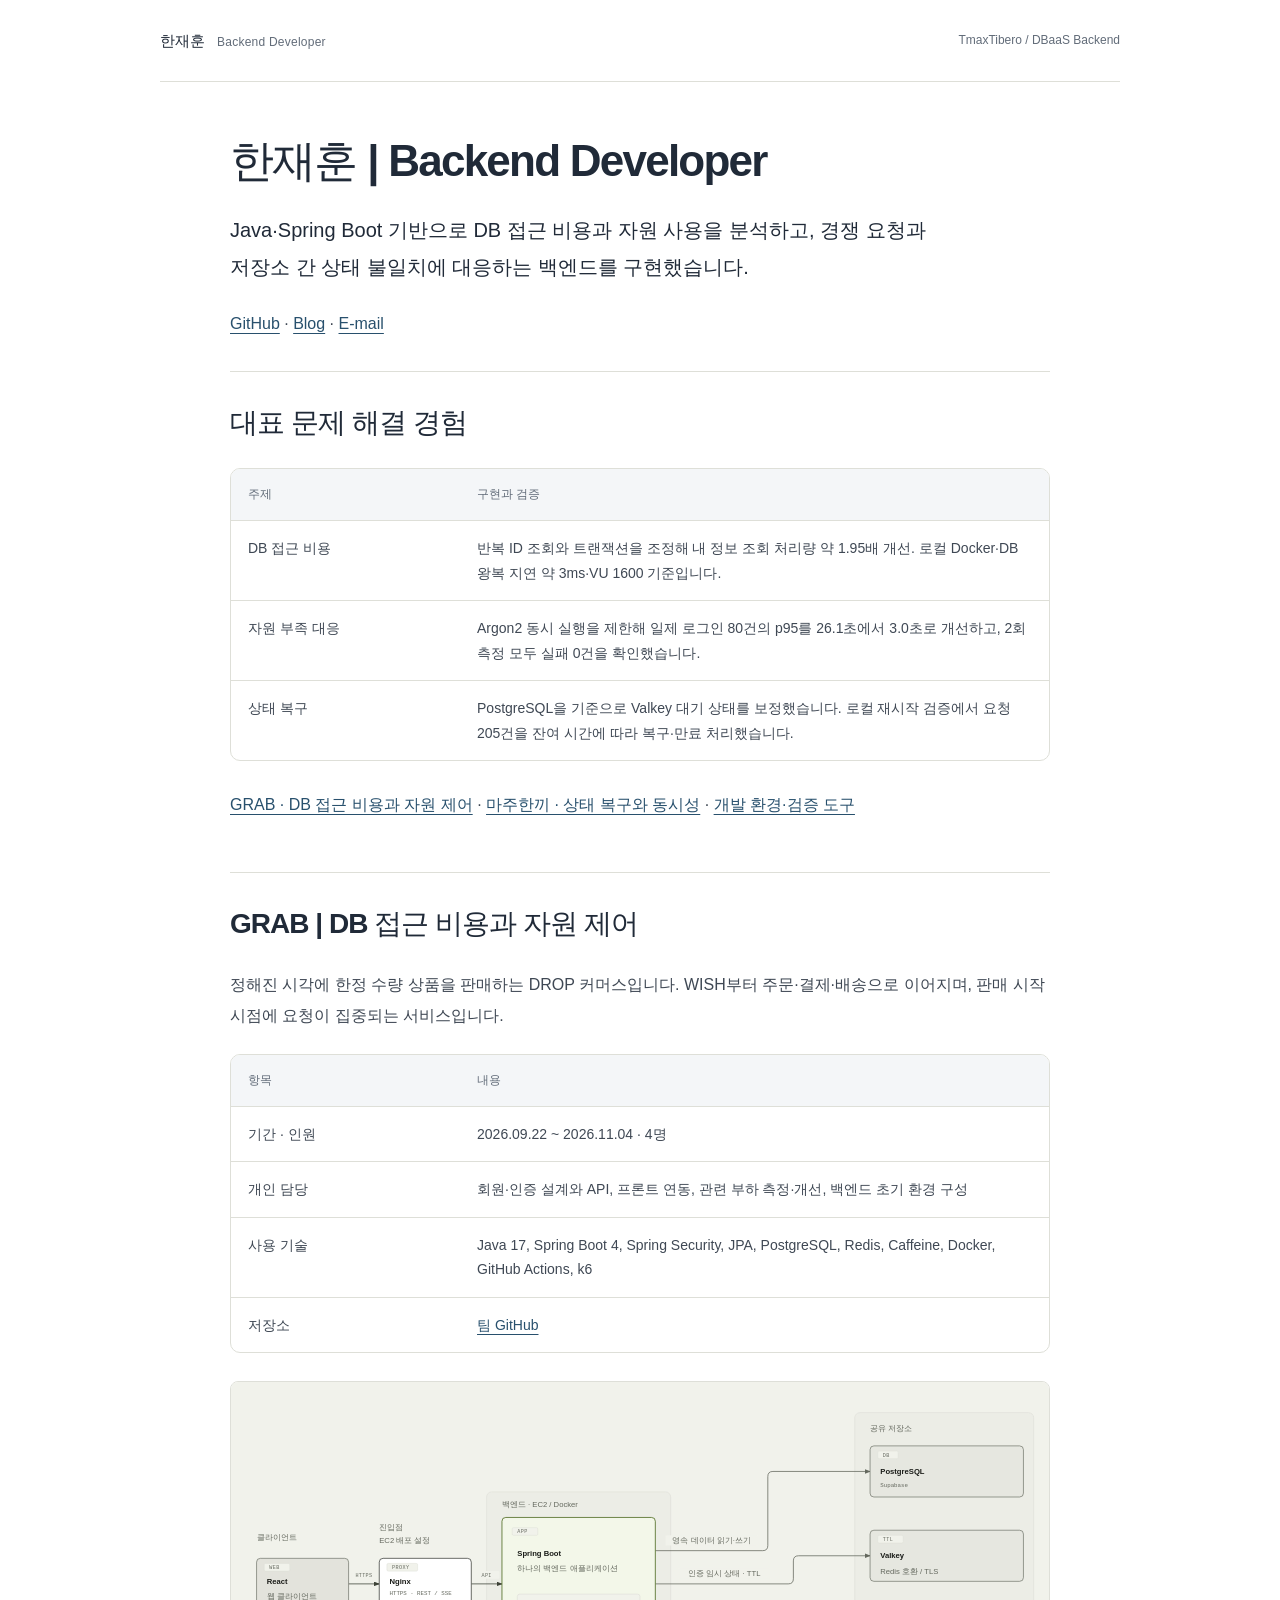
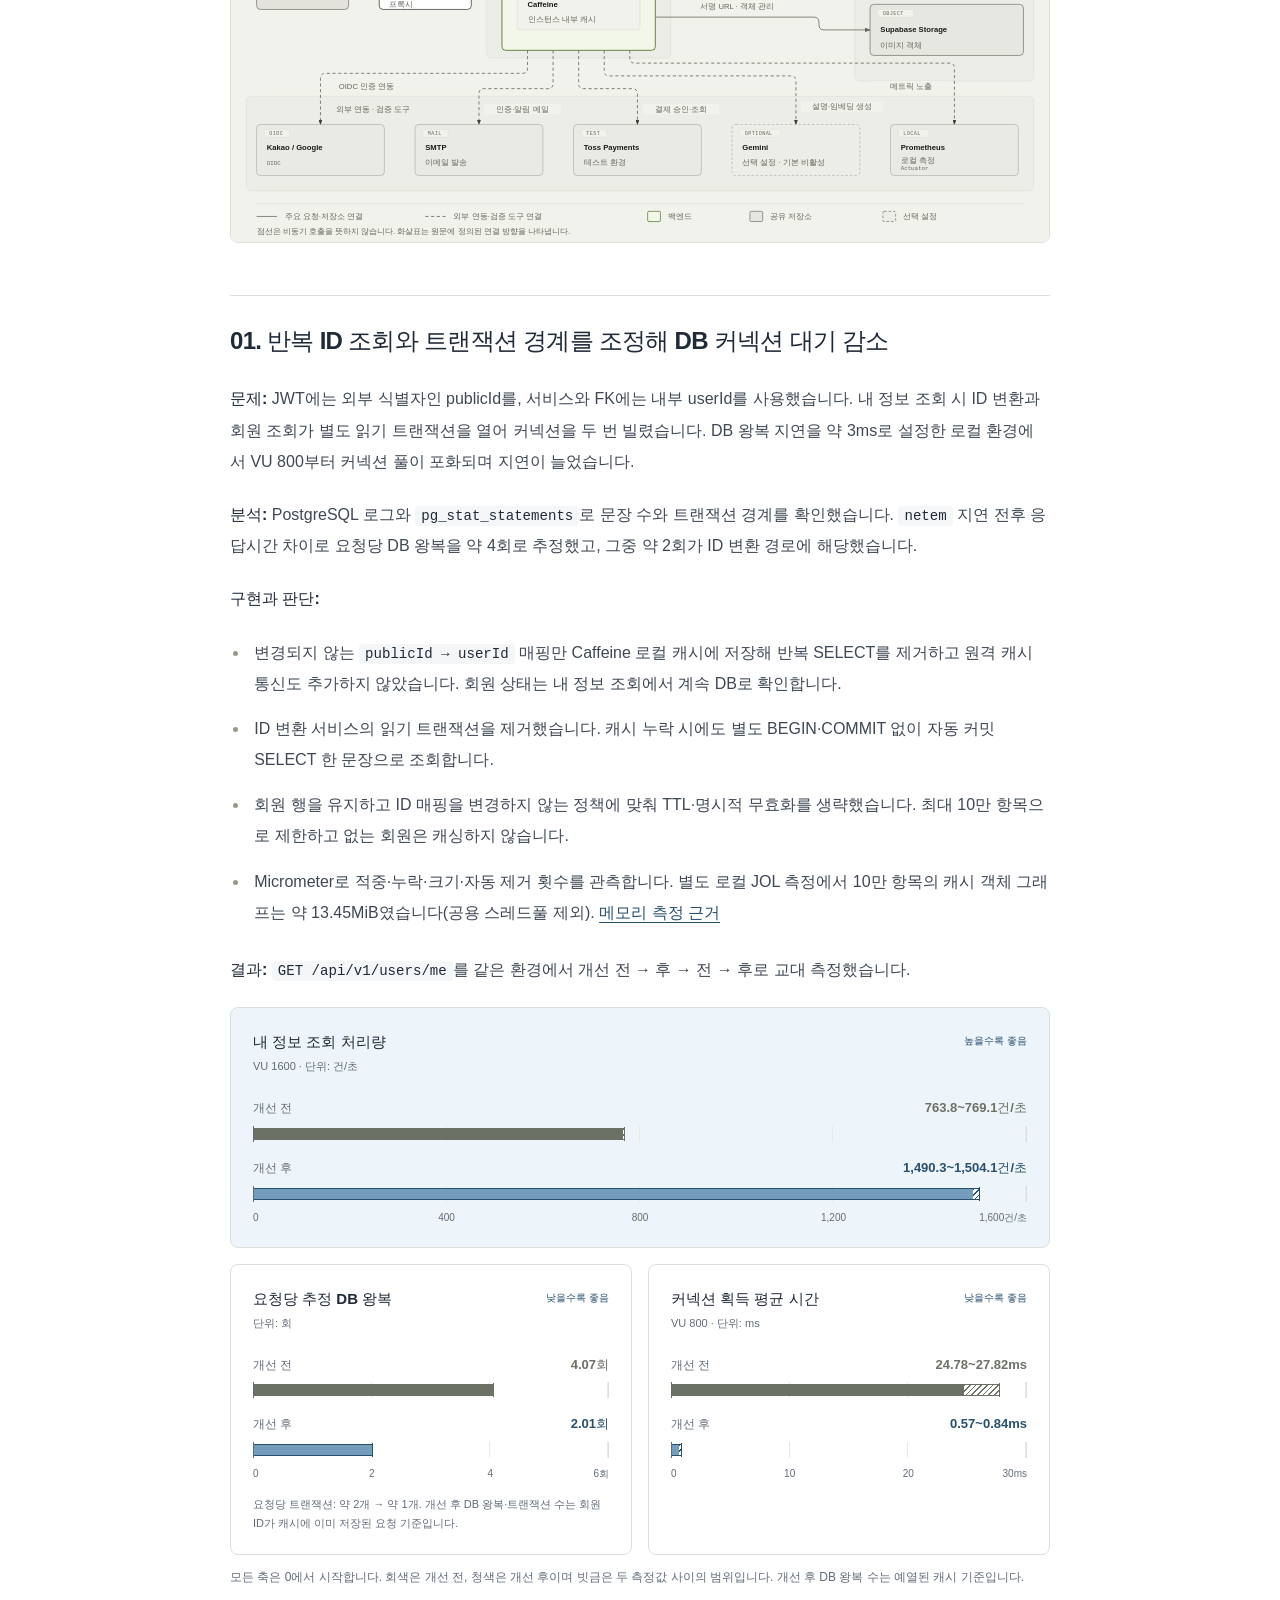
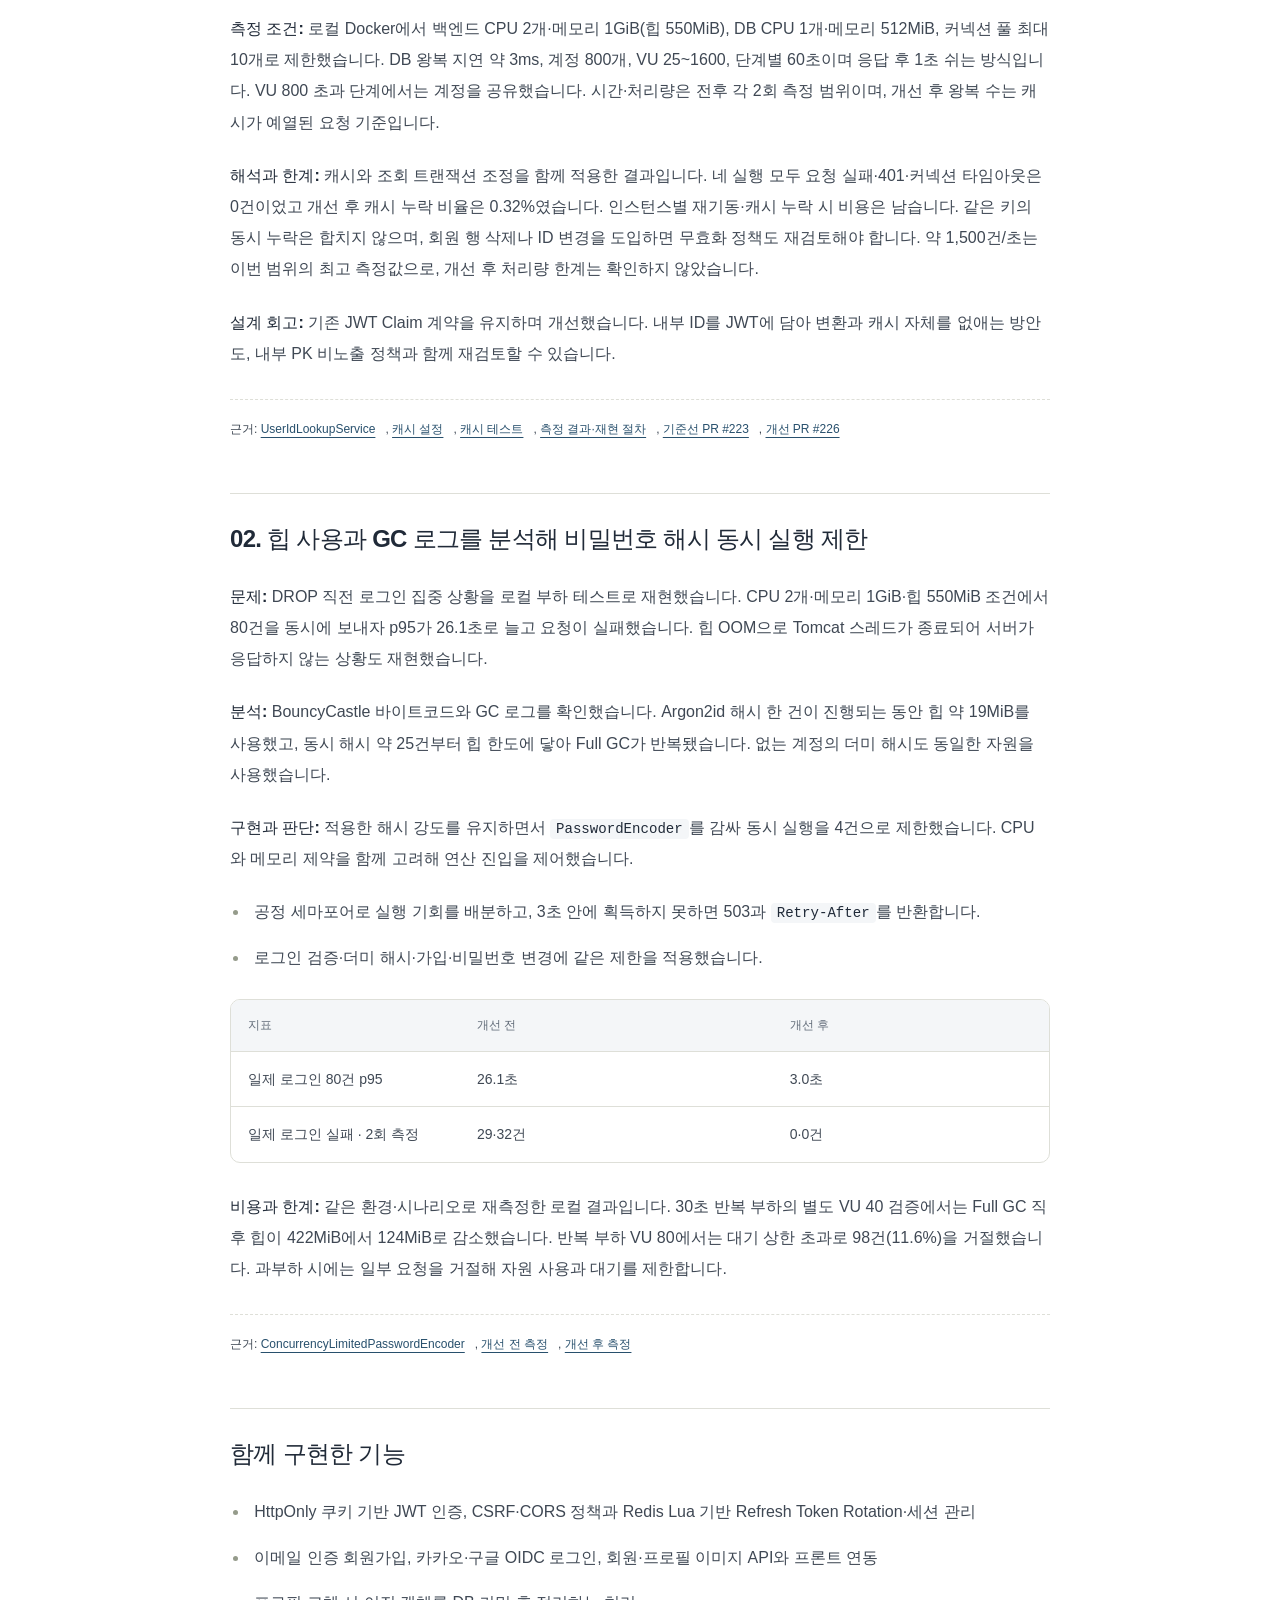
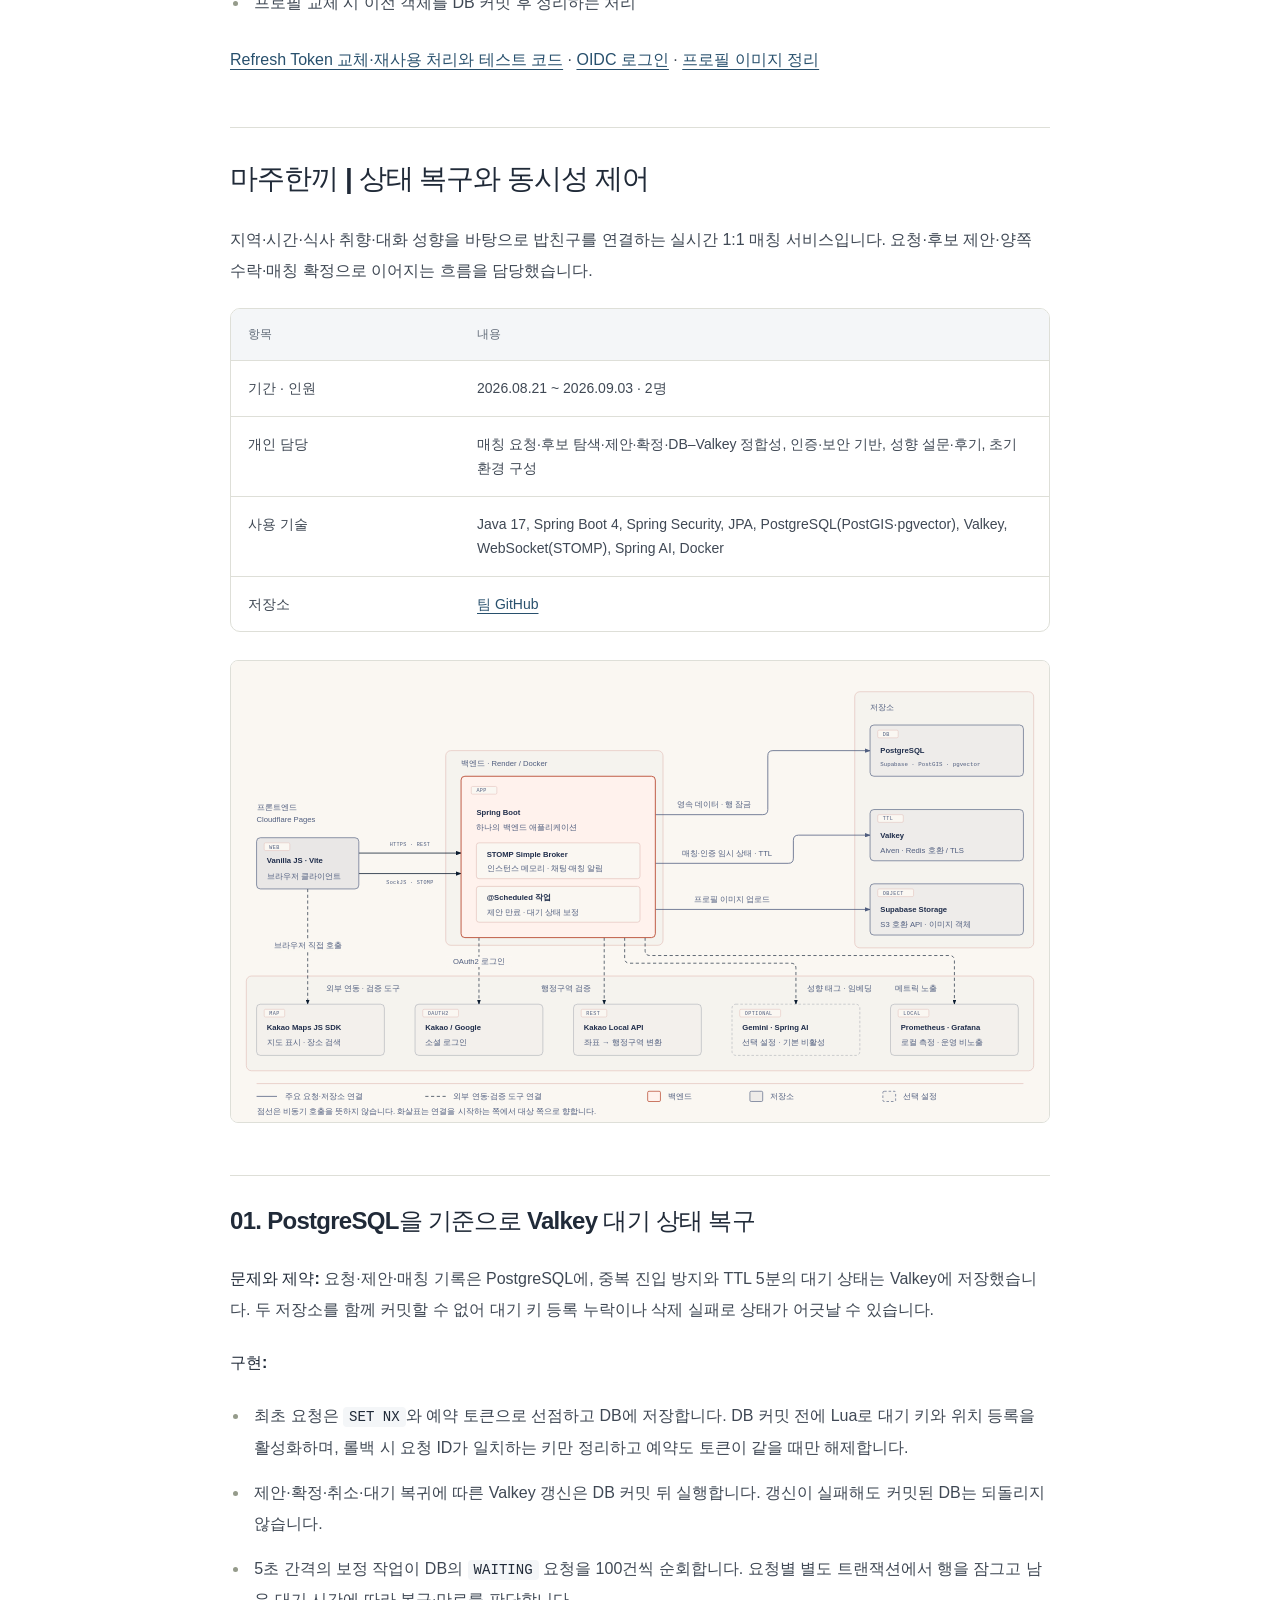
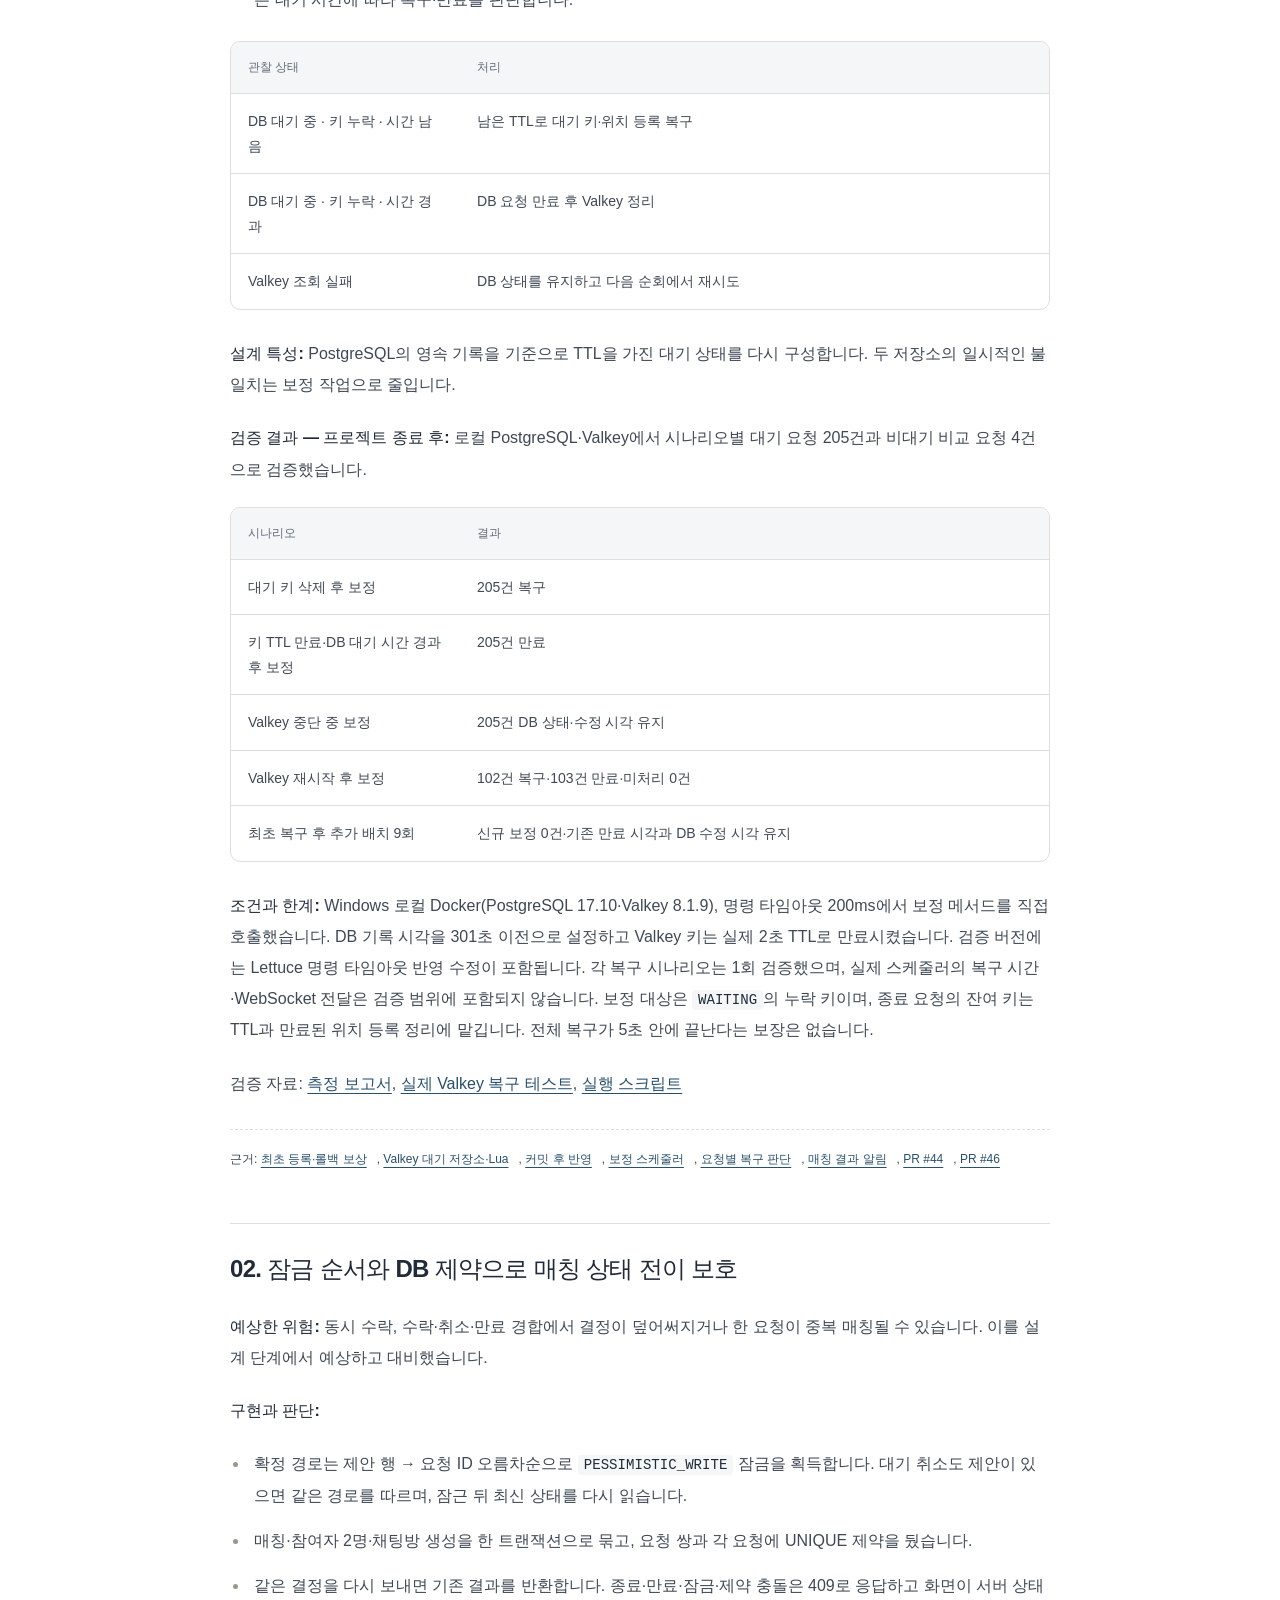
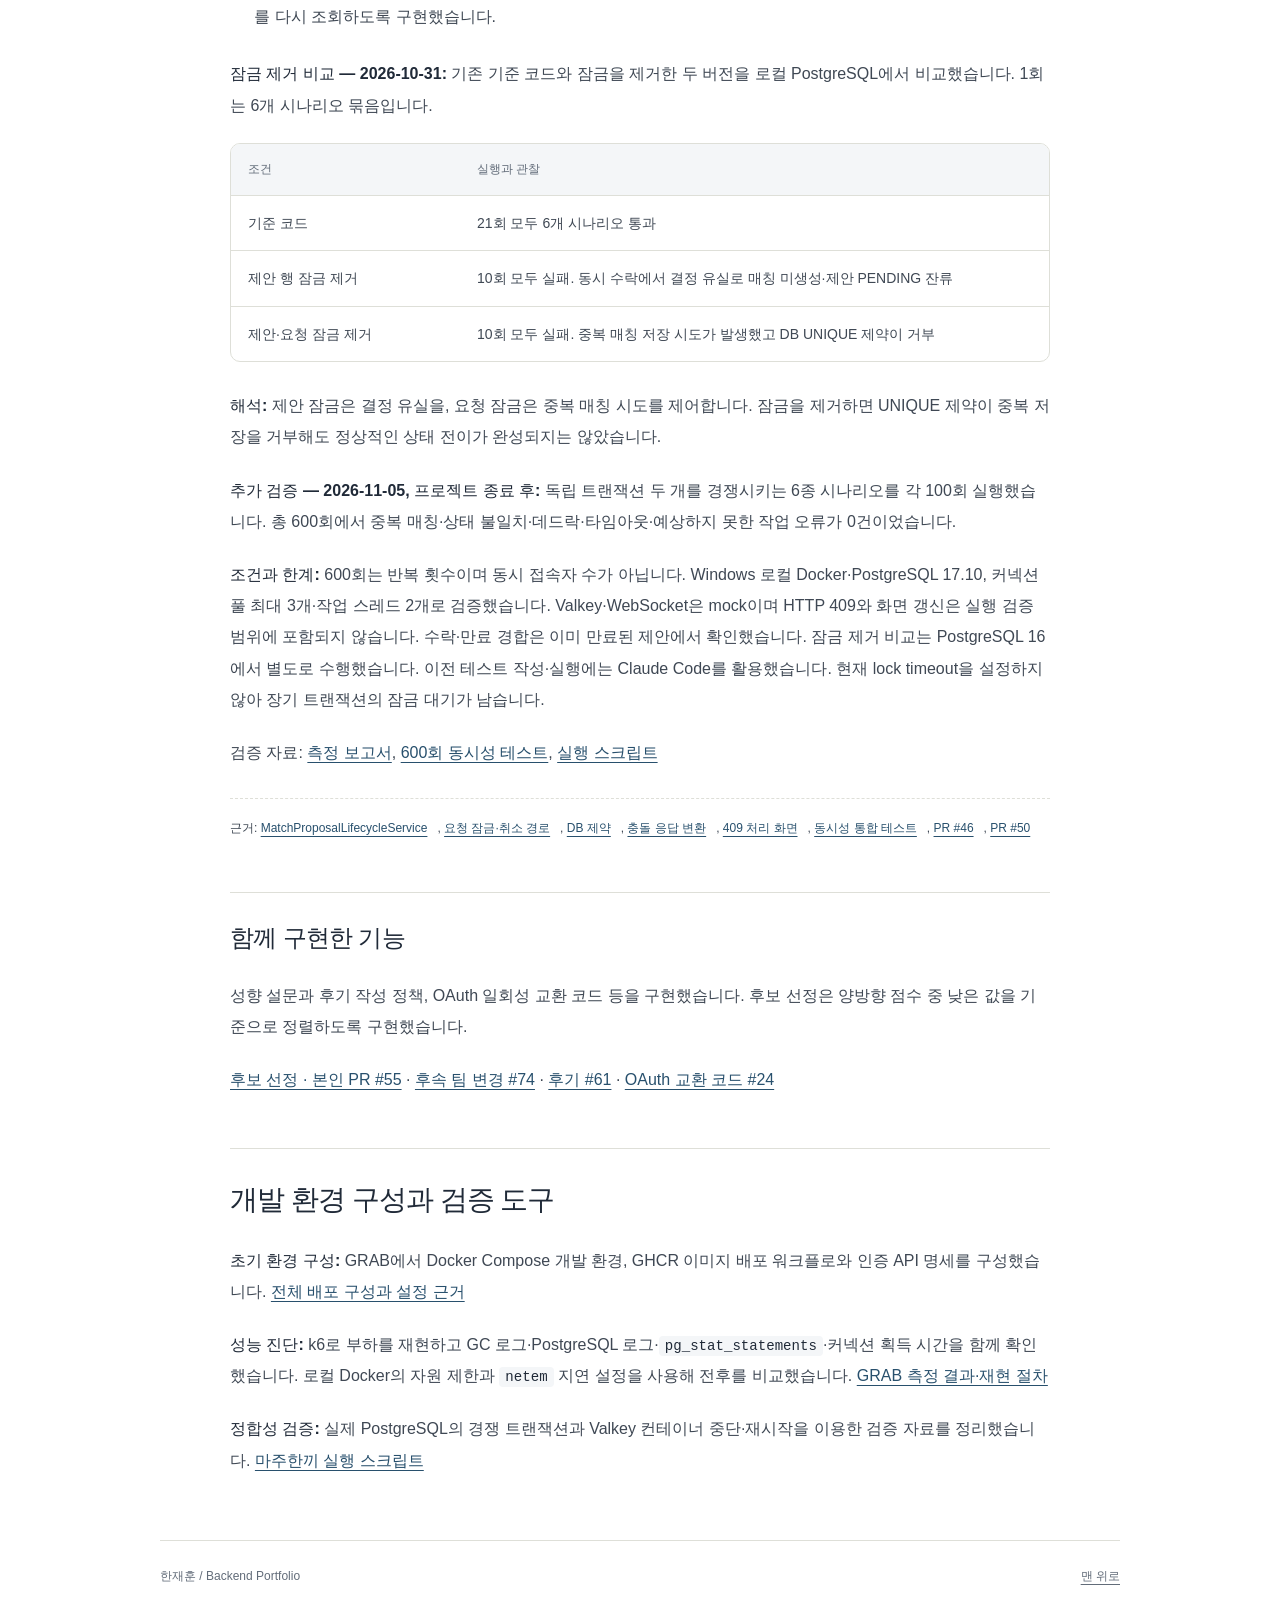
<file: portfolio/tibero.html>
<!DOCTYPE html>
<html lang="ko"><head><meta charset="utf-8"><meta name="viewport" content="width=device-width, initial-scale=1">
<meta name="description" content="DB access optimization, resource control, PostgreSQL and Valkey recovery, and concurrency verification.">
<title>한재훈 | DBaaS Backend Portfolio</title>
<link rel="stylesheet" href="portfolio.css"><link rel="stylesheet" href="tibero.css"></head>
<body class="application-portfolio"><a href="#top" class="skip-link">본문으로 건너뛰기</a>
<header class="masthead shell"><a href="#top" class="identity">한재훈<span>Backend Developer</span></a><span class="application-label">TmaxTibero / DBaaS Backend</span></header>
<main id="top" class="shell"><h1>한재훈 | Backend Developer</h1>
<p>Java·Spring Boot 기반으로 DB 접근 비용과 자원 사용을 분석하고, 경쟁 요청과 저장소 간 상태 불일치에 대응하는 백엔드를 구현했습니다.</p>
<p><a href="https://github.com/ImJhoon">GitHub</a> · <a href="https://velog.io/@imjhoon/posts">Blog</a> · <a href="mailto:jhjh9907@gmail.com">E-mail</a></p>
<section class="document-section">
<h2>대표 문제 해결 경험</h2>
<div class="table-wrapper"><table><thead><tr><th scope="col">주제</th><th scope="col">구현과 검증</th></tr></thead><tbody>
<tr><td>DB 접근 비용</td><td>반복 ID 조회와 트랜잭션을 조정해 내 정보 조회 처리량 약 1.95배 개선. 로컬 Docker·DB 왕복 지연 약 3ms·VU 1600 기준입니다.</td></tr>
<tr><td>자원 부족 대응</td><td>Argon2 동시 실행을 제한해 일제 로그인 80건의 p95를 26.1초에서 3.0초로 개선하고, 2회 측정 모두 실패 0건을 확인했습니다.</td></tr>
<tr><td>상태 복구</td><td>PostgreSQL을 기준으로 Valkey 대기 상태를 보정했습니다. 로컬 재시작 검증에서 요청 205건을 잔여 시간에 따라 복구·만료 처리했습니다.</td></tr>
</tbody></table></div>
<p><a href="#grab">GRAB · DB 접근 비용과 자원 제어</a> · <a href="#majuhankki">마주한끼 · 상태 복구와 동시성</a> · <a href="#environment">개발 환경·검증 도구</a></p>
</section>
<section class="document-section">
<h2 id="grab">GRAB | DB 접근 비용과 자원 제어</h2>
<p>정해진 시각에 한정 수량 상품을 판매하는 DROP 커머스입니다. WISH부터 주문·결제·배송으로 이어지며, 판매 시작 시점에 요청이 집중되는 서비스입니다.</p>
<div class="table-wrapper"><table><thead><tr><th scope="col">항목</th><th scope="col">내용</th></tr></thead><tbody>
<tr><td>기간 · 인원</td><td>2026.09.22 ~ 2026.11.04 · 4명</td></tr>
<tr><td>개인 담당</td><td>회원·인증 설계와 API, 프론트 연동, 관련 부하 측정·개선, 백엔드 초기 환경 구성</td></tr>
<tr><td>사용 기술</td><td>Java 17, Spring Boot 4, Spring Security, JPA, PostgreSQL, Redis, Caffeine, Docker, GitHub Actions, k6</td></tr>
<tr><td>저장소</td><td><a href="https://github.com/prgrms-aibe-devcourse/AIBE7_FinalProject_Team3">팀 GitHub</a></td></tr>
</tbody></table></div>
<p><img src="assets/grab-architecture.svg" alt="GRAB 시스템 아키텍처" loading="lazy"></p>
<h3 id="grab-user-id-cache">01. 반복 ID 조회와 트랜잭션 경계를 조정해 DB 커넥션 대기 감소</h3>
<p><strong>문제:</strong> JWT에는 외부 식별자인 publicId를, 서비스와 FK에는 내부 userId를 사용했습니다. 내 정보 조회 시 ID 변환과 회원 조회가 별도 읽기 트랜잭션을 열어 커넥션을 두 번 빌렸습니다. DB 왕복 지연을 약 3ms로 설정한 로컬 환경에서 VU 800부터 커넥션 풀이 포화되며 지연이 늘었습니다.</p>
<p><strong>분석:</strong> PostgreSQL 로그와 <code>pg_stat_statements</code>로 문장 수와 트랜잭션 경계를 확인했습니다. <code>netem</code> 지연 전후 응답시간 차이로 요청당 DB 왕복을 약 4회로 추정했고, 그중 약 2회가 ID 변환 경로에 해당했습니다.</p>
<p><strong>구현과 판단:</strong></p>
<ul class="detail-list">
<li>변경되지 않는 <code>publicId → userId</code> 매핑만 Caffeine 로컬 캐시에 저장해 반복 SELECT를 제거하고 원격 캐시 통신도 추가하지 않았습니다. 회원 상태는 내 정보 조회에서 계속 DB로 확인합니다.</li>
<li>ID 변환 서비스의 읽기 트랜잭션을 제거했습니다. 캐시 누락 시에도 별도 BEGIN·COMMIT 없이 자동 커밋 SELECT 한 문장으로 조회합니다.</li>
<li>회원 행을 유지하고 ID 매핑을 변경하지 않는 정책에 맞춰 TTL·명시적 무효화를 생략했습니다. 최대 10만 항목으로 제한하고 없는 회원은 캐싱하지 않습니다.</li>
<li>Micrometer로 적중·누락·크기·자동 제거 횟수를 관측합니다. 별도 로컬 JOL 측정에서 10만 항목의 캐시 객체 그래프는 약 13.45MiB였습니다(공용 스레드풀 제외). <a href="../grab/evidence/user-id-cache-memory/result.md">메모리 측정 근거</a></li>
</ul>
<p><strong>결과:</strong> <code>GET /api/v1/users/me</code>를 같은 환경에서 개선 전 → 후 → 전 → 후로 교대 측정했습니다.</p>
<div class="result-charts"><figure class="result-chart result-chart--featured" aria-labelledby="grab-result-throughput-title" data-scale-max="1600" style="--grid-steps:4">
<figcaption class="result-chart-heading"><span><strong id="grab-result-throughput-title">내 정보 조회 처리량</strong><span class="result-chart-context">VU 1600 · 단위: 건/초</span></span><span class="result-direction">높을수록 좋음</span></figcaption>
<div class="result-plot">
<div class="result-row result-row--before" data-min="763.8" data-max="769.1" style="--bar-start:47.737500%;--bar-end:48.068750%;--bar-range:0.331250%"><div class="result-row-label"><span>개선 전</span><strong>763.8~769.1건/초</strong></div><div class="result-track" aria-hidden="true"><span class="result-bar"></span><span class="result-range"></span><span class="result-end"></span></div></div>
<div class="result-row result-row--after" data-min="1490.3" data-max="1504.1" style="--bar-start:93.143750%;--bar-end:94.006250%;--bar-range:0.862500%"><div class="result-row-label"><span>개선 후</span><strong>1,490.3~1,504.1건/초</strong></div><div class="result-track" aria-hidden="true"><span class="result-bar"></span><span class="result-range"></span><span class="result-end"></span></div></div>
<div class="result-axis" aria-hidden="true"><span style="--tick:0.0000%">0</span><span style="--tick:25.0000%">400</span><span style="--tick:50.0000%">800</span><span style="--tick:75.0000%">1,200</span><span style="--tick:100.0000%">1,600건/초</span></div>
</div>

</figure><figure class="result-chart" aria-labelledby="grab-result-db-roundtrips-title" data-scale-max="6" style="--grid-steps:3">
<figcaption class="result-chart-heading"><span><strong id="grab-result-db-roundtrips-title">요청당 추정 DB 왕복</strong><span class="result-chart-context">단위: 회</span></span><span class="result-direction">낮을수록 좋음</span></figcaption>
<div class="result-plot">
<div class="result-row result-row--before" data-min="4.07" data-max="4.07" style="--bar-start:67.833333%;--bar-end:67.833333%;--bar-range:0.000000%"><div class="result-row-label"><span>개선 전</span><strong>4.07회</strong></div><div class="result-track" aria-hidden="true"><span class="result-bar"></span><span class="result-end"></span></div></div>
<div class="result-row result-row--after" data-min="2.01" data-max="2.01" style="--bar-start:33.500000%;--bar-end:33.500000%;--bar-range:0.000000%"><div class="result-row-label"><span>개선 후</span><strong>2.01회</strong></div><div class="result-track" aria-hidden="true"><span class="result-bar"></span><span class="result-end"></span></div></div>
<div class="result-axis" aria-hidden="true"><span style="--tick:0.0000%">0</span><span style="--tick:33.3333%">2</span><span style="--tick:66.6667%">4</span><span style="--tick:100.0000%">6회</span></div>
</div>
<p class="result-chart-footnote">요청당 트랜잭션: 약 2개 → 약 1개. 개선 후 DB 왕복·트랜잭션 수는 회원 ID가 캐시에 이미 저장된 요청 기준입니다.</p>
</figure><figure class="result-chart" aria-labelledby="grab-result-connection-wait-title" data-scale-max="30" style="--grid-steps:3">
<figcaption class="result-chart-heading"><span><strong id="grab-result-connection-wait-title">커넥션 획득 평균 시간</strong><span class="result-chart-context">VU 800 · 단위: ms</span></span><span class="result-direction">낮을수록 좋음</span></figcaption>
<div class="result-plot">
<div class="result-row result-row--before" data-min="24.78" data-max="27.82" style="--bar-start:82.600000%;--bar-end:92.733333%;--bar-range:10.133333%"><div class="result-row-label"><span>개선 전</span><strong>24.78~27.82ms</strong></div><div class="result-track" aria-hidden="true"><span class="result-bar"></span><span class="result-range"></span><span class="result-end"></span></div></div>
<div class="result-row result-row--after" data-min="0.57" data-max="0.84" style="--bar-start:1.900000%;--bar-end:2.800000%;--bar-range:0.900000%"><div class="result-row-label"><span>개선 후</span><strong>0.57~0.84ms</strong></div><div class="result-track" aria-hidden="true"><span class="result-bar"></span><span class="result-range"></span><span class="result-end"></span></div></div>
<div class="result-axis" aria-hidden="true"><span style="--tick:0.0000%">0</span><span style="--tick:33.3333%">10</span><span style="--tick:66.6667%">20</span><span style="--tick:100.0000%">30ms</span></div>
</div>

</figure></div><p class="result-chart-note">모든 축은 0에서 시작합니다. 회색은 개선 전, 청색은 개선 후이며 빗금은 두 측정값 사이의 범위입니다. 개선 후 DB 왕복 수는 예열된 캐시 기준입니다.</p>
<p><strong>측정 조건:</strong> 로컬 Docker에서 백엔드 CPU 2개·메모리 1GiB(힙 550MiB), DB CPU 1개·메모리 512MiB, 커넥션 풀 최대 10개로 제한했습니다. DB 왕복 지연 약 3ms, 계정 800개, VU 25~1600, 단계별 60초이며 응답 후 1초 쉬는 방식입니다. VU 800 초과 단계에서는 계정을 공유했습니다. 시간·처리량은 전후 각 2회 측정 범위이며, 개선 후 왕복 수는 캐시가 예열된 요청 기준입니다.</p>
<p><strong>해석과 한계:</strong> 캐시와 조회 트랜잭션 조정을 함께 적용한 결과입니다. 네 실행 모두 요청 실패·401·커넥션 타임아웃은 0건이었고 개선 후 캐시 누락 비율은 0.32%였습니다. 인스턴스별 재기동·캐시 누락 시 비용은 남습니다. 같은 키의 동시 누락은 합치지 않으며, 회원 행 삭제나 ID 변경을 도입하면 무효화 정책도 재검토해야 합니다. 약 1,500건/초는 이번 범위의 최고 측정값으로, 개선 후 처리량 한계는 확인하지 않았습니다.</p>
<p><strong>설계 회고:</strong> 기존 JWT Claim 계약을 유지하며 개선했습니다. 내부 ID를 JWT에 담아 변환과 캐시 자체를 없애는 방안도, 내부 PK 비노출 정책과 함께 재검토할 수 있습니다.</p>
<p class="sources">근거: <a href="https://github.com/prgrms-aibe-devcourse/AIBE7_FinalProject_Team3/blob/7c2e51b84c45d4d31eea2e7549907d40416fc323/Backend/src/main/java/org/example/grab/domain/user/service/UserIdLookupService.java">UserIdLookupService</a>, <a href="https://github.com/prgrms-aibe-devcourse/AIBE7_FinalProject_Team3/blob/7c2e51b84c45d4d31eea2e7549907d40416fc323/Backend/src/main/java/org/example/grab/domain/user/support/UserIdCacheConfig.java">캐시 설정</a>, <a href="https://github.com/prgrms-aibe-devcourse/AIBE7_FinalProject_Team3/blob/7c2e51b84c45d4d31eea2e7549907d40416fc323/Backend/src/test/java/org/example/grab/domain/user/service/UserIdLookupServiceTest.java">캐시 테스트</a>, <a href="https://github.com/prgrms-aibe-devcourse/AIBE7_FinalProject_Team3/blob/7c2e51b84c45d4d31eea2e7549907d40416fc323/Backend/k6/user-id-lookup/result.md">측정 결과·재현 절차</a>, <a href="https://github.com/prgrms-aibe-devcourse/AIBE7_FinalProject_Team3/pull/223">기준선 PR #223</a>, <a href="https://github.com/prgrms-aibe-devcourse/AIBE7_FinalProject_Team3/pull/226">개선 PR #226</a></p>
<h3 id="grab-login-stability">02. 힙 사용과 GC 로그를 분석해 비밀번호 해시 동시 실행 제한</h3>
<p><strong>문제:</strong> DROP 직전 로그인 집중 상황을 로컬 부하 테스트로 재현했습니다. CPU 2개·메모리 1GiB·힙 550MiB 조건에서 80건을 동시에 보내자 p95가 26.1초로 늘고 요청이 실패했습니다. 힙 OOM으로 Tomcat 스레드가 종료되어 서버가 응답하지 않는 상황도 재현했습니다.</p>
<p><strong>분석:</strong> BouncyCastle 바이트코드와 GC 로그를 확인했습니다. Argon2id 해시 한 건이 진행되는 동안 힙 약 19MiB를 사용했고, 동시 해시 약 25건부터 힙 한도에 닿아 Full GC가 반복됐습니다. 없는 계정의 더미 해시도 동일한 자원을 사용했습니다.</p>
<p><strong>구현과 판단:</strong> 적용한 해시 강도를 유지하면서 <code>PasswordEncoder</code>를 감싸 동시 실행을 4건으로 제한했습니다. CPU와 메모리 제약을 함께 고려해 연산 진입을 제어했습니다.</p>
<ul class="detail-list">
<li>공정 세마포어로 실행 기회를 배분하고, 3초 안에 획득하지 못하면 503과 <code>Retry-After</code>를 반환합니다.</li>
<li>로그인 검증·더미 해시·가입·비밀번호 변경에 같은 제한을 적용했습니다.</li>
</ul>
<div class="table-wrapper"><table><thead><tr><th scope="col">지표</th><th scope="col">개선 전</th><th scope="col">개선 후</th></tr></thead><tbody>
<tr><td>일제 로그인 80건 p95</td><td>26.1초</td><td>3.0초</td></tr>
<tr><td>일제 로그인 실패 · 2회 측정</td><td>29·32건</td><td>0·0건</td></tr>
</tbody></table></div>
<p><strong>비용과 한계:</strong> 같은 환경·시나리오로 재측정한 로컬 결과입니다. 30초 반복 부하의 별도 VU 40 검증에서는 Full GC 직후 힙이 422MiB에서 124MiB로 감소했습니다. 반복 부하 VU 80에서는 대기 상한 초과로 98건(11.6%)을 거절했습니다. 과부하 시에는 일부 요청을 거절해 자원 사용과 대기를 제한합니다.</p>
<p class="sources">근거: <a href="https://github.com/prgrms-aibe-devcourse/AIBE7_FinalProject_Team3/blob/feat/GR-178-limit-argon2-concurrency/Backend/src/main/java/org/example/grab/global/security/password/ConcurrencyLimitedPasswordEncoder.java">ConcurrencyLimitedPasswordEncoder</a>, <a href="https://github.com/prgrms-aibe-devcourse/AIBE7_FinalProject_Team3/blob/feat/GR-178-limit-argon2-concurrency/Backend/k6/login-burst/result.md">개선 전 측정</a>, <a href="https://github.com/prgrms-aibe-devcourse/AIBE7_FinalProject_Team3/blob/feat/GR-178-limit-argon2-concurrency/Backend/k6/login-burst/result-gr178.md">개선 후 측정</a></p>
<h3>함께 구현한 기능</h3>
<ul class="detail-list">
<li>HttpOnly 쿠키 기반 JWT 인증, CSRF·CORS 정책과 Redis Lua 기반 Refresh Token Rotation·세션 관리</li>
<li>이메일 인증 회원가입, 카카오·구글 OIDC 로그인, 회원·프로필 이미지 API와 프론트 연동</li>
<li>프로필 교체 시 이전 객체를 DB 커밋 후 정리하는 처리</li>
</ul>
<p><a href="https://github.com/prgrms-aibe-devcourse/AIBE7_FinalProject_Team3/pull/101">Refresh Token 교체·재사용 처리와 테스트 코드</a> · <a href="https://github.com/prgrms-aibe-devcourse/AIBE7_FinalProject_Team3/pull/126">OIDC 로그인</a> · <a href="https://github.com/prgrms-aibe-devcourse/AIBE7_FinalProject_Team3/pull/163">프로필 이미지 정리</a></p>
</section>
<section class="document-section">
<h2 id="majuhankki">마주한끼 | 상태 복구와 동시성 제어</h2>
<p>지역·시간·식사 취향·대화 성향을 바탕으로 밥친구를 연결하는 실시간 1:1 매칭 서비스입니다. 요청·후보 제안·양쪽 수락·매칭 확정으로 이어지는 흐름을 담당했습니다.</p>
<div class="table-wrapper"><table><thead><tr><th scope="col">항목</th><th scope="col">내용</th></tr></thead><tbody>
<tr><td>기간 · 인원</td><td>2026.08.21 ~ 2026.09.03 · 2명</td></tr>
<tr><td>개인 담당</td><td>매칭 요청·후보 탐색·제안·확정·DB–Valkey 정합성, 인증·보안 기반, 성향 설문·후기, 초기 환경 구성</td></tr>
<tr><td>사용 기술</td><td>Java 17, Spring Boot 4, Spring Security, JPA, PostgreSQL(PostGIS·pgvector), Valkey, WebSocket(STOMP), Spring AI, Docker</td></tr>
<tr><td>저장소</td><td><a href="https://github.com/prgrms-aibe-devcourse/AIBE7-Project2-Team04">팀 GitHub</a></td></tr>
</tbody></table></div>
<p><img src="assets/majuhankki-architecture.svg" alt="마주한끼 시스템 아키텍처" loading="lazy"></p>
<h3 id="majuhankki-waiting-reconciliation">01. PostgreSQL을 기준으로 Valkey 대기 상태 복구</h3>
<p><strong>문제와 제약:</strong> 요청·제안·매칭 기록은 PostgreSQL에, 중복 진입 방지와 TTL 5분의 대기 상태는 Valkey에 저장했습니다. 두 저장소를 함께 커밋할 수 없어 대기 키 등록 누락이나 삭제 실패로 상태가 어긋날 수 있습니다.</p>
<p><strong>구현:</strong></p>
<ul class="detail-list">
<li>최초 요청은 <code>SET NX</code>와 예약 토큰으로 선점하고 DB에 저장합니다. DB 커밋 전에 Lua로 대기 키와 위치 등록을 활성화하며, 롤백 시 요청 ID가 일치하는 키만 정리하고 예약도 토큰이 같을 때만 해제합니다.</li>
<li>제안·확정·취소·대기 복귀에 따른 Valkey 갱신은 DB 커밋 뒤 실행합니다. 갱신이 실패해도 커밋된 DB는 되돌리지 않습니다.</li>
<li>5초 간격의 보정 작업이 DB의 <code>WAITING</code> 요청을 100건씩 순회합니다. 요청별 별도 트랜잭션에서 행을 잠그고 남은 대기 시간에 따라 복구·만료를 판단합니다.</li>
</ul>
<div class="table-wrapper"><table><thead><tr><th scope="col">관찰 상태</th><th scope="col">처리</th></tr></thead><tbody>
<tr><td>DB 대기 중 · 키 누락 · 시간 남음</td><td>남은 TTL로 대기 키·위치 등록 복구</td></tr>
<tr><td>DB 대기 중 · 키 누락 · 시간 경과</td><td>DB 요청 만료 후 Valkey 정리</td></tr>
<tr><td>Valkey 조회 실패</td><td>DB 상태를 유지하고 다음 순회에서 재시도</td></tr>
</tbody></table></div>
<p><strong>설계 특성:</strong> PostgreSQL의 영속 기록을 기준으로 TTL을 가진 대기 상태를 다시 구성합니다. 두 저장소의 일시적인 불일치는 보정 작업으로 줄입니다.</p>
<p><strong>검증 결과 — 프로젝트 종료 후:</strong> 로컬 PostgreSQL·Valkey에서 시나리오별 대기 요청 205건과 비대기 비교 요청 4건으로 검증했습니다.</p>
<div class="table-wrapper"><table><thead><tr><th scope="col">시나리오</th><th scope="col">결과</th></tr></thead><tbody>
<tr><td>대기 키 삭제 후 보정</td><td>205건 복구</td></tr>
<tr><td>키 TTL 만료·DB 대기 시간 경과 후 보정</td><td>205건 만료</td></tr>
<tr><td>Valkey 중단 중 보정</td><td>205건 DB 상태·수정 시각 유지</td></tr>
<tr><td>Valkey 재시작 후 보정</td><td>102건 복구·103건 만료·미처리 0건</td></tr>
<tr><td>최초 복구 후 추가 배치 9회</td><td>신규 보정 0건·기존 만료 시각과 DB 수정 시각 유지</td></tr>
</tbody></table></div>
<p><strong>조건과 한계:</strong> Windows 로컬 Docker(PostgreSQL 17.10·Valkey 8.1.9), 명령 타임아웃 200ms에서 보정 메서드를 직접 호출했습니다. DB 기록 시각을 301초 이전으로 설정하고 Valkey 키는 실제 2초 TTL로 만료시켰습니다. 검증 버전에는 Lettuce 명령 타임아웃 반영 수정이 포함됩니다. 각 복구 시나리오는 1회 검증했으며, 실제 스케줄러의 복구 시간·WebSocket 전달은 검증 범위에 포함되지 않습니다. 보정 대상은 <code>WAITING</code>의 누락 키이며, 종료 요청의 잔여 키는 TTL과 만료된 위치 등록 정리에 맡깁니다. 전체 복구가 5초 안에 끝난다는 보장은 없습니다.</p>
<p>검증 자료: <a href="https://github.com/ImJhoon/majuhankki/blob/ee7d2ba113e892bb92dd693223dcfc58d3acb95b/performance/%EB%A7%A4%EC%B9%AD_%EC%8B%A0%EB%A2%B0%EC%84%B1_%EA%B2%80%EC%A6%9D_%EA%B2%B0%EA%B3%BC.md">측정 보고서</a>, <a href="https://github.com/ImJhoon/majuhankki/blob/ee7d2ba113e892bb92dd693223dcfc58d3acb95b/src/test/java/org/example/project2/domain/matching/service/request/RealtimeMatchWaitingRecoveryIntegrationTest.java">실제 Valkey 복구 테스트</a>, <a href="https://github.com/ImJhoon/majuhankki/blob/ee7d2ba113e892bb92dd693223dcfc58d3acb95b/performance/run-reliability.ps1">실행 스크립트</a></p>
<p class="sources">근거: <a href="https://github.com/prgrms-aibe-devcourse/AIBE7-Project2-Team04/blob/310120e7ba6de85c372a028935fa2b07c1621c94/src/main/java/org/example/project2/domain/matching/service/request/RealtimeMatchRequestService.java">최초 등록·롤백 보상</a>, <a href="https://github.com/prgrms-aibe-devcourse/AIBE7-Project2-Team04/blob/310120e7ba6de85c372a028935fa2b07c1621c94/src/main/java/org/example/project2/domain/matching/repository/RedisRealtimeMatchWaitingStore.java">Valkey 대기 저장소·Lua</a>, <a href="https://github.com/prgrms-aibe-devcourse/AIBE7-Project2-Team04/blob/310120e7ba6de85c372a028935fa2b07c1621c94/src/main/java/org/example/project2/domain/matching/service/request/RealtimeMatchRedisLifecycleService.java">커밋 후 반영</a>, <a href="https://github.com/prgrms-aibe-devcourse/AIBE7-Project2-Team04/blob/310120e7ba6de85c372a028935fa2b07c1621c94/src/main/java/org/example/project2/domain/matching/service/request/RealtimeMatchWaitingReconciliationService.java">보정 스케줄러</a>, <a href="https://github.com/prgrms-aibe-devcourse/AIBE7-Project2-Team04/blob/310120e7ba6de85c372a028935fa2b07c1621c94/src/main/java/org/example/project2/domain/matching/service/request/RealtimeMatchWaitingRepairService.java">요청별 복구 판단</a>, <a href="https://github.com/prgrms-aibe-devcourse/AIBE7-Project2-Team04/blob/310120e7ba6de85c372a028935fa2b07c1621c94/src/main/java/org/example/project2/domain/matching/service/proposal/MatchResultCreatedEventHandler.java">매칭 결과 알림</a>, <a href="https://github.com/prgrms-aibe-devcourse/AIBE7-Project2-Team04/pull/44">PR #44</a>, <a href="https://github.com/prgrms-aibe-devcourse/AIBE7-Project2-Team04/pull/46">PR #46</a></p>
<h3 id="majuhankki-matching-concurrency">02. 잠금 순서와 DB 제약으로 매칭 상태 전이 보호</h3>
<p><strong>예상한 위험:</strong> 동시 수락, 수락·취소·만료 경합에서 결정이 덮어써지거나 한 요청이 중복 매칭될 수 있습니다. 이를 설계 단계에서 예상하고 대비했습니다.</p>
<p><strong>구현과 판단:</strong></p>
<ul class="detail-list">
<li>확정 경로는 제안 행 → 요청 ID 오름차순으로 <code>PESSIMISTIC_WRITE</code> 잠금을 획득합니다. 대기 취소도 제안이 있으면 같은 경로를 따르며, 잠근 뒤 최신 상태를 다시 읽습니다.</li>
<li>매칭·참여자 2명·채팅방 생성을 한 트랜잭션으로 묶고, 요청 쌍과 각 요청에 UNIQUE 제약을 뒀습니다.</li>
<li>같은 결정을 다시 보내면 기존 결과를 반환합니다. 종료·만료·잠금·제약 충돌은 409로 응답하고 화면이 서버 상태를 다시 조회하도록 구현했습니다.</li>
</ul>
<p><strong>잠금 제거 비교 — 2026-10-31:</strong> 기존 기준 코드와 잠금을 제거한 두 버전을 로컬 PostgreSQL에서 비교했습니다. 1회는 6개 시나리오 묶음입니다.</p>
<div class="table-wrapper"><table><thead><tr><th scope="col">조건</th><th scope="col">실행과 관찰</th></tr></thead><tbody>
<tr><td>기준 코드</td><td>21회 모두 6개 시나리오 통과</td></tr>
<tr><td>제안 행 잠금 제거</td><td>10회 모두 실패. 동시 수락에서 결정 유실로 매칭 미생성·제안 PENDING 잔류</td></tr>
<tr><td>제안·요청 잠금 제거</td><td>10회 모두 실패. 중복 매칭 저장 시도가 발생했고 DB UNIQUE 제약이 거부</td></tr>
</tbody></table></div>
<p><strong>해석:</strong> 제안 잠금은 결정 유실을, 요청 잠금은 중복 매칭 시도를 제어합니다. 잠금을 제거하면 UNIQUE 제약이 중복 저장을 거부해도 정상적인 상태 전이가 완성되지는 않았습니다.</p>
<p><strong>추가 검증 — 2026-11-05, 프로젝트 종료 후:</strong> 독립 트랜잭션 두 개를 경쟁시키는 6종 시나리오를 각 100회 실행했습니다. 총 600회에서 중복 매칭·상태 불일치·데드락·타임아웃·예상하지 못한 작업 오류가 0건이었습니다.</p>
<p><strong>조건과 한계:</strong> 600회는 반복 횟수이며 동시 접속자 수가 아닙니다. Windows 로컬 Docker·PostgreSQL 17.10, 커넥션 풀 최대 3개·작업 스레드 2개로 검증했습니다. Valkey·WebSocket은 mock이며 HTTP 409와 화면 갱신은 실행 검증 범위에 포함되지 않습니다. 수락·만료 경합은 이미 만료된 제안에서 확인했습니다. 잠금 제거 비교는 PostgreSQL 16에서 별도로 수행했습니다. 이전 테스트 작성·실행에는 Claude Code를 활용했습니다. 현재 lock timeout을 설정하지 않아 장기 트랜잭션의 잠금 대기가 남습니다.</p>
<p>검증 자료: <a href="https://github.com/ImJhoon/majuhankki/blob/ee7d2ba113e892bb92dd693223dcfc58d3acb95b/performance/%EB%A7%A4%EC%B9%AD_%EC%8B%A0%EB%A2%B0%EC%84%B1_%EA%B2%80%EC%A6%9D_%EA%B2%B0%EA%B3%BC.md">측정 보고서</a>, <a href="https://github.com/ImJhoon/majuhankki/blob/ee7d2ba113e892bb92dd693223dcfc58d3acb95b/src/test/java/org/example/project2/domain/matching/service/proposal/MatchProposalConcurrencyIntegrationTest.java">600회 동시성 테스트</a>, <a href="https://github.com/ImJhoon/majuhankki/blob/ee7d2ba113e892bb92dd693223dcfc58d3acb95b/performance/run-reliability.ps1">실행 스크립트</a></p>
<p class="sources">근거: <a href="https://github.com/prgrms-aibe-devcourse/AIBE7-Project2-Team04/blob/310120e7ba6de85c372a028935fa2b07c1621c94/src/main/java/org/example/project2/domain/matching/service/proposal/MatchProposalLifecycleService.java">MatchProposalLifecycleService</a>, <a href="https://github.com/prgrms-aibe-devcourse/AIBE7-Project2-Team04/blob/310120e7ba6de85c372a028935fa2b07c1621c94/src/main/java/org/example/project2/domain/matching/service/request/RealtimeMatchRequestService.java">요청 잠금·취소 경로</a>, <a href="https://github.com/prgrms-aibe-devcourse/AIBE7-Project2-Team04/blob/310120e7ba6de85c372a028935fa2b07c1621c94/src/main/java/org/example/project2/domain/matching/entity/Match.java">DB 제약</a>, <a href="https://github.com/prgrms-aibe-devcourse/AIBE7-Project2-Team04/blob/310120e7ba6de85c372a028935fa2b07c1621c94/src/main/java/org/example/project2/domain/matching/service/proposal/MatchProposalInteractionService.java">충돌 응답 변환</a>, <a href="https://github.com/prgrms-aibe-devcourse/AIBE7-Project2-Team04/blob/310120e7ba6de85c372a028935fa2b07c1621c94/frontend/src/pages/matching-request.js#L592-L634">409 처리 화면</a>, <a href="https://github.com/prgrms-aibe-devcourse/AIBE7-Project2-Team04/blob/310120e7ba6de85c372a028935fa2b07c1621c94/src/test/java/org/example/project2/domain/matching/service/proposal/MatchProposalConcurrencyIntegrationTest.java">동시성 통합 테스트</a>, <a href="https://github.com/prgrms-aibe-devcourse/AIBE7-Project2-Team04/pull/46">PR #46</a>, <a href="https://github.com/prgrms-aibe-devcourse/AIBE7-Project2-Team04/pull/50">PR #50</a></p>
<h3>함께 구현한 기능</h3>
<p>성향 설문과 후기 작성 정책, OAuth 일회성 교환 코드 등을 구현했습니다. 후보 선정은 양방향 점수 중 낮은 값을 기준으로 정렬하도록 구현했습니다.</p>
<p><a href="https://github.com/prgrms-aibe-devcourse/AIBE7-Project2-Team04/pull/55">후보 선정 · 본인 PR #55</a> · <a href="https://github.com/prgrms-aibe-devcourse/AIBE7-Project2-Team04/pull/74">후속 팀 변경 #74</a> · <a href="https://github.com/prgrms-aibe-devcourse/AIBE7-Project2-Team04/pull/61">후기 #61</a> · <a href="https://github.com/prgrms-aibe-devcourse/AIBE7-Project2-Team04/pull/24">OAuth 교환 코드 #24</a></p>
</section>
<section class="document-section">
<h2 id="environment">개발 환경 구성과 검증 도구</h2>
<p><strong>초기 환경 구성:</strong> GRAB에서 Docker Compose 개발 환경, GHCR 이미지 배포 워크플로와 인증 API 명세를 구성했습니다. <a href="architecture/grab.html">전체 배포 구성과 설정 근거</a></p>
<p><strong>성능 진단:</strong> k6로 부하를 재현하고 GC 로그·PostgreSQL 로그·<code>pg_stat_statements</code>·커넥션 획득 시간을 함께 확인했습니다. 로컬 Docker의 자원 제한과 <code>netem</code> 지연 설정을 사용해 전후를 비교했습니다. <a href="https://github.com/prgrms-aibe-devcourse/AIBE7_FinalProject_Team3/blob/7c2e51b84c45d4d31eea2e7549907d40416fc323/Backend/k6/user-id-lookup/result.md">GRAB 측정 결과·재현 절차</a></p>
<p><strong>정합성 검증:</strong> 실제 PostgreSQL의 경쟁 트랜잭션과 Valkey 컨테이너 중단·재시작을 이용한 검증 자료를 정리했습니다. <a href="https://github.com/ImJhoon/majuhankki/blob/ee7d2ba113e892bb92dd693223dcfc58d3acb95b/performance/run-reliability.ps1">마주한끼 실행 스크립트</a></p>
</section></main>
<footer class="page-footer shell"><span>한재훈 / Backend Portfolio</span><a href="#top">맨 위로</a></footer></body></html>
</file>
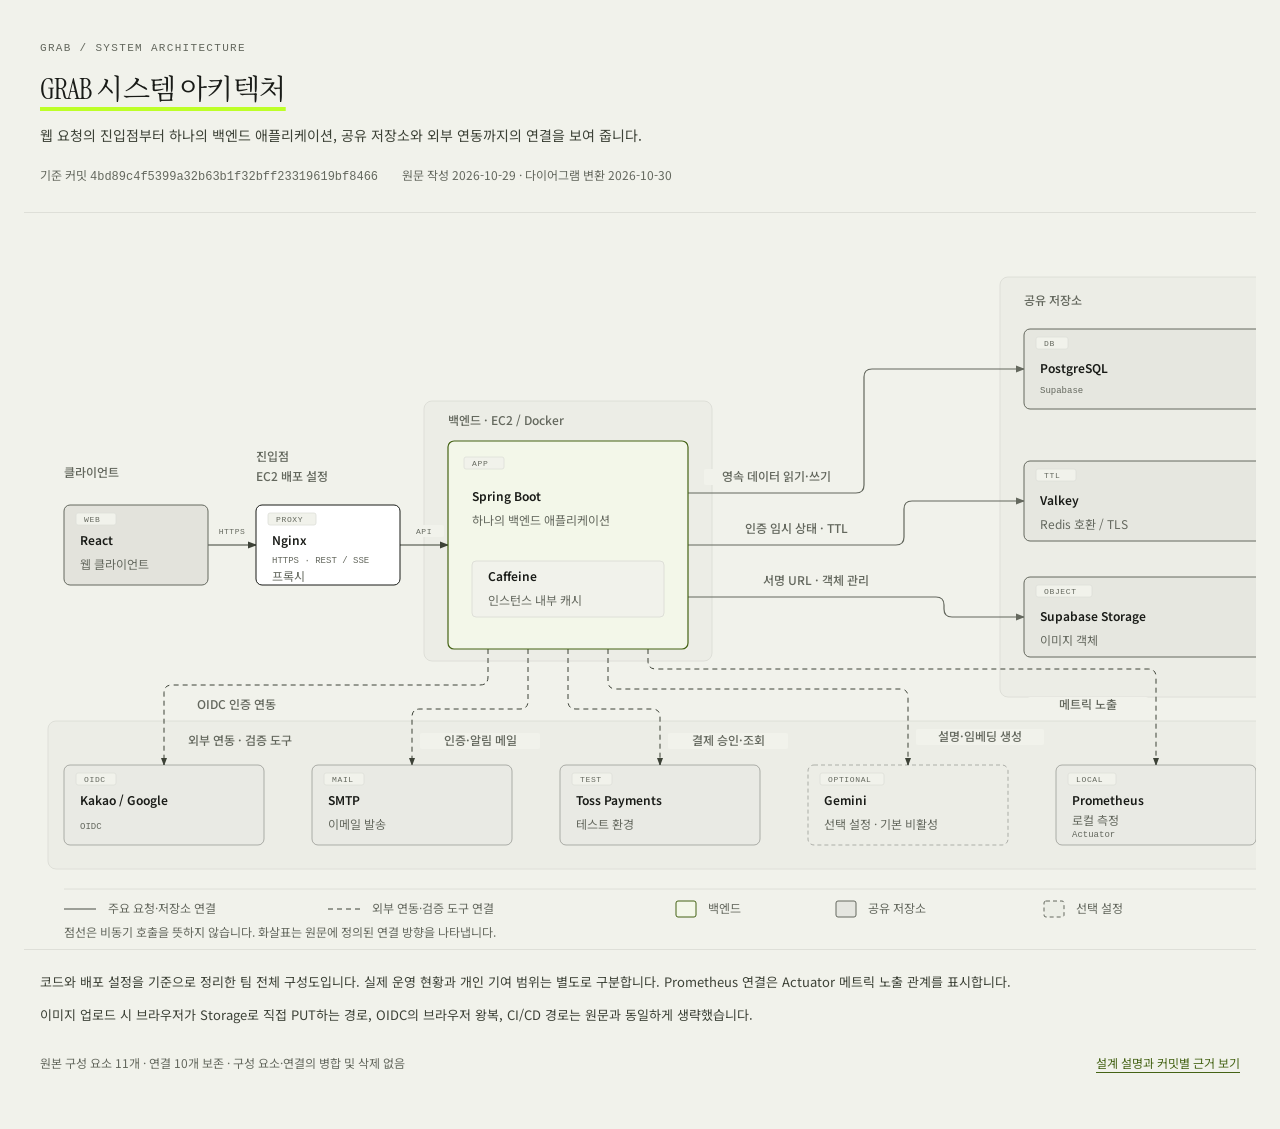
<file: portfolio/architecture/grab.html>
<!DOCTYPE html>
<html lang="ko">
<head>
  <meta charset="UTF-8">
  <meta name="viewport" content="width=device-width, initial-scale=1.0">
  <title>GRAB 시스템 아키텍처</title>
  <link href="https://fonts.googleapis.com/css2?family=Instrument+Serif:ital@0;1&amp;family=Noto+Sans+KR:wght@400;500;600&amp;family=Noto+Serif+KR:wght@400&amp;display=swap" rel="stylesheet">
  <style>
    *, *::before, *::after { box-sizing: border-box; }
    :root {
      color-scheme: light;
      /* portfolio.css의 GRAB 토큰을 이 파일에만 적용합니다. */
      --paper: #f1f2eb;
      --paper-2: #e9eae3;
      --ink: #191b17;
      --ink-strong: #111111;
      --muted: #64685e;
      --soft: #64685e;
      --rule: #dedfd8;
      --rule-solid: #dedfd8;
      --accent: #456315;
      --accent-tint: #f3f7e9;
      --link: #3d4237;
      --brand: #bdff28;
      --font-sans: 'Pretendard', 'Noto Sans KR', 'Apple SD Gothic Neo', 'Malgun Gothic', 'Segoe UI', sans-serif;
      --font-serif: 'Instrument Serif', 'Noto Serif KR', serif;
      --font-mono: Consolas, 'Courier New', ui-monospace, monospace;
    }
    body { margin: 0; padding: 40px 24px; background: var(--paper); color: var(--ink); font-family: var(--font-sans); }
    main { width: 1280px; max-width: 100%; min-width: 0; margin: 0 auto; }
    header { padding: 0 16px 24px; border-bottom: 1px solid var(--rule); }
    .eyebrow { margin: 0 0 12px; color: var(--muted); font: 500 11px/1.5 var(--font-mono); letter-spacing: 0.12em; }
    h1 { margin: 0; font: 400 28px/1.5 var(--font-serif); letter-spacing: -0.02em; text-decoration: underline; text-decoration-color: var(--brand); text-decoration-thickness: 4px; text-underline-offset: 8px; }
    .intro { margin: 12px 0 0; color: var(--link); font-size: 14px; line-height: 1.8; word-break: keep-all; }
    .metadata { display: flex; flex-wrap: wrap; gap: 8px 24px; margin-top: 16px; color: var(--muted); font-size: 12px; line-height: 1.8; }
    code { font-family: var(--font-mono); overflow-wrap: anywhere; }
    figure { margin: 16px 0 0; }
    .diagram-container { width: 100%; overflow-x: auto; }
    .diagram-container:focus-visible, a:focus-visible { outline: 2px solid var(--accent); outline-offset: 4px; }
    svg { width: 100%; min-width: 1280px; display: block; }
    svg text { fill: var(--ink); font-family: var(--font-sans); }
    .zone { fill: rgba(25,27,23,0.02); stroke: var(--rule); stroke-width: 1; }
    .zone-name { fill: var(--soft); font-size: 12px; font-weight: 500; }
    .connector { fill: none; stroke: var(--muted); stroke-width: 1.2; marker-end: url(#arrow); }
    .http { stroke: var(--link); marker-end: url(#arrow-link); }
    .integration { stroke: var(--link); stroke-width: 1; stroke-dasharray: 5 4; marker-end: url(#arrow-link); }
    .label-mask { fill: var(--paper); }
    .edge-label { fill: var(--soft); font-size: 12px; font-weight: 500; text-anchor: middle; }
    .technical { fill: var(--soft); font: 400 9px var(--font-mono); }
    .latin-label { fill: var(--soft); font: 400 8px var(--font-mono); text-anchor: middle; letter-spacing: 0.06em; }
    .node-mask { fill: var(--paper); }
    .node-input { fill: rgba(100,104,94,0.10); stroke: var(--soft); }
    .node-backend { fill: #fff; stroke: var(--ink); }
    .node-focal { fill: var(--accent-tint); stroke: var(--accent); stroke-width: 1.2; }
    .node-store { fill: rgba(25,27,23,0.05); stroke: var(--muted); }
    .node-external { fill: rgba(25,27,23,0.03); stroke: rgba(25,27,23,0.30); }
    .node-optional { fill: rgba(25,27,23,0.02); stroke: rgba(25,27,23,0.30); stroke-dasharray: 4 3; }
    .tag-box { fill: var(--paper); stroke: var(--rule-solid); stroke-width: 0.8; }
    .tag { fill: var(--soft); font: 500 8px var(--font-mono); letter-spacing: 0.08em; }
    .node-name { font-size: 12px; font-weight: 600; }
    .node-copy { fill: var(--muted); font-size: 12px; }
    .legend-text { fill: var(--muted); font-size: 12px; }
    figcaption { padding: 20px 16px 0; border-top: 1px solid var(--rule); color: var(--link); font-size: 13px; line-height: 1.9; word-break: keep-all; }
    figcaption p { margin: 0 0 8px; }
    footer { display: flex; flex-wrap: wrap; justify-content: space-between; gap: 8px 24px; padding: 16px; color: var(--muted); font-size: 12px; line-height: 1.8; }
    a { color: var(--accent); text-underline-offset: 4px; }
    @media (max-width: 600px) { body { padding: 24px 12px; } header, figcaption, footer { padding-left: 4px; padding-right: 4px; } }
    @media print {
      @page { size: A4 landscape; margin: 10mm; }
      body { padding: 0; print-color-adjust: exact; -webkit-print-color-adjust: exact; }
      .diagram-container { overflow-x: visible; }
      svg { min-width: 0; }
      figure { break-inside: avoid; }
    }
  </style>
</head>
<body>
  <!-- Import: architecture.md, Mermaid block 0. html / doc-wide / faithful / engineer.
       11 source components -> 11 drawn components; 10 edges -> 10 edges.
       All five group memberships are retained. Single-node client/gateway groups
       use headings; service, datastore and external groups use zone frames.
       No components or relationships merged, collapsed or dropped.
       Local brand tokens only; the installed skill and saved profiles are unchanged.
       Font fallback: Pretendard is used if installed; otherwise Noto Sans KR.
       Instrument Serif / Noto Serif KR provide the diagram title's serif treatment. -->
  <main>
    <header>
      <p class="eyebrow">GRAB / SYSTEM ARCHITECTURE</p>
      <h1>GRAB 시스템 아키텍처</h1>
      <p class="intro">웹 요청의 진입점부터 하나의 백엔드 애플리케이션, 공유 저장소와 외부 연동까지의 연결을 보여 줍니다.</p>
      <div class="metadata">
        <span>기준 커밋 <code>4bd89c4f5399a32b63b1f32bff23319619bf8466</code></span>
        <span>원문 작성 2026-10-29 · 다이어그램 변환 2026-10-30</span>
      </div>
    </header>
    <figure>
      <div class="diagram-container" tabindex="0" role="region" aria-label="시스템 구성도. 좁은 화면에서는 가로로 스크롤할 수 있습니다.">
        <svg viewBox="0 0 1280 720" xmlns="http://www.w3.org/2000/svg" role="img" aria-labelledby="architecture-title architecture-desc">
          <title id="architecture-title">GRAB 시스템 아키텍처</title>
          <desc id="architecture-desc">React 웹 요청이 Nginx를 거쳐 내부 Caffeine 캐시를 둔 Spring Boot에 도달하며 백엔드는 공유 저장소 세 곳과 외부 연동 및 검증 도구 다섯 곳에 연결됩니다.</desc>
          <defs>
            <marker id="arrow" markerWidth="8" markerHeight="6" refX="7" refY="3" orient="auto"><polygon points="0 0, 8 3, 0 6" fill="#64685e"/></marker>
            <marker id="arrow-accent" markerWidth="8" markerHeight="6" refX="7" refY="3" orient="auto"><polygon points="0 0, 8 3, 0 6" fill="#456315"/></marker>
            <marker id="arrow-link" markerWidth="8" markerHeight="6" refX="7" refY="3" orient="auto"><polygon points="0 0, 8 3, 0 6" fill="#3d4237"/></marker>
          </defs>
          <rect width="1280" height="720" fill="#f1f2eb"/>

          <!-- Zones precede all connectors and nodes. These are source groupings, not network security boundaries. -->
          <g data-source-group="service">
            <rect class="zone" x="400" y="172" width="288" height="260" rx="8"/>
            <text class="zone-name" x="424" y="196">백엔드 · EC2 / Docker</text>
          </g>
          <g data-source-group="datastore">
            <rect class="zone" x="976" y="48" width="280" height="420" rx="8"/>
            <text class="zone-name" x="1000" y="76">공유 저장소</text>
          </g>
          <g data-source-group="external">
            <rect class="zone" x="24" y="492" width="1232" height="148" rx="8"/>
            <text class="zone-name" x="164" y="516">외부 연동 · 검증 도구</text>
          </g>

          <!-- Ten independent connectors. Every backend port is distinct. -->
          <g data-source="web" data-target="nginx">
            <title>HTTPS · REST / SSE</title>
            <path class="connector http" d="M184 316 H232"/>
            <rect class="label-mask" x="188" y="296" width="40" height="12" rx="2"/>
            <text class="latin-label" x="208" y="305">HTTPS</text>
          </g>
          <g data-source="nginx" data-target="backend">
            <title>API 전달</title>
            <path class="connector http" d="M376 316 H424"/>
            <rect class="label-mask" x="380" y="296" width="40" height="12" rx="2"/>
            <text class="latin-label" x="400" y="305">API</text>
          </g>
          <g data-source="backend" data-target="postgres">
            <title>영속 데이터 읽기·쓰기</title>
            <path class="connector" d="M664 264 H832 Q840 264 840 256 V148 Q840 140 848 140 H1000"/>
            <rect class="label-mask" x="680" y="240" width="144" height="16" rx="2"/>
            <text class="edge-label" x="752" y="252">영속 데이터 읽기·쓰기</text>
          </g>
          <g data-source="backend" data-target="redis">
            <title>인증 임시 상태 · TTL</title>
            <path class="connector" d="M664 316 H872 Q880 316 880 308 V280 Q880 272 888 272 H1000"/>
            <rect class="label-mask" x="700" y="292" width="144" height="16" rx="2"/>
            <text class="edge-label" x="772" y="304">인증 임시 상태 · TTL</text>
          </g>
          <g data-source="backend" data-target="storage">
            <title>서명 URL · 객체 관리</title>
            <path class="connector" d="M664 368 H912 Q920 368 920 376 V380 Q920 388 928 388 H1000"/>
            <rect class="label-mask" x="720" y="344" width="144" height="16" rx="2"/>
            <text class="edge-label" x="792" y="356">서명 URL · 객체 관리</text>
          </g>
          <g data-source="backend" data-target="oidc">
            <title>OIDC 인증 연동</title>
            <path class="connector integration" d="M464 420 V448 Q464 456 456 456 H148 Q140 456 140 464 V536"/>
            <rect class="label-mask" x="148" y="468" width="128" height="16" rx="2"/>
            <text class="edge-label" x="212" y="480">OIDC 인증 연동</text>
          </g>
          <g data-source="backend" data-target="smtp">
            <title>인증·알림 메일</title>
            <path class="connector integration" d="M504 420 V472 Q504 480 496 480 H396 Q388 480 388 488 V536"/>
            <rect class="label-mask" x="396" y="504" width="120" height="16" rx="2"/>
            <text class="edge-label" x="456" y="516">인증·알림 메일</text>
          </g>
          <g data-source="backend" data-target="toss">
            <title>결제 승인·조회</title>
            <path class="connector integration" d="M544 420 V472 Q544 480 552 480 H628 Q636 480 636 488 V536"/>
            <rect class="label-mask" x="644" y="504" width="120" height="16" rx="2"/>
            <text class="edge-label" x="704" y="516">결제 승인·조회</text>
          </g>
          <g data-source="backend" data-target="gemini">
            <title>설명·임베딩 생성</title>
            <path class="connector integration" d="M584 420 V452 Q584 460 592 460 H876 Q884 460 884 468 V536"/>
            <rect class="label-mask" x="892" y="500" width="128" height="16" rx="2"/>
            <text class="edge-label" x="956" y="512">설명·임베딩 생성</text>
          </g>
          <g data-source="backend" data-target="prometheus">
            <title>Actuator 메트릭 노출</title>
            <path class="connector integration" d="M624 420 V432 Q624 440 632 440 H1124 Q1132 440 1132 448 V536"/>
            <rect class="label-mask" x="1004" y="468" width="120" height="16" rx="2"/>
            <text class="edge-label" x="1064" y="480">메트릭 노출</text>
          </g>

          <!-- Client and gateway retain their one-node group labels without extra frames. -->
          <g data-node-id="web" data-source-group="client">
            <text class="zone-name" x="40" y="248">클라이언트</text>
            <rect class="node-mask" x="40" y="276" width="144" height="80" rx="6"/>
            <rect class="node-input" x="40" y="276" width="144" height="80" rx="6"/>
            <rect class="tag-box" x="52" y="284" width="40" height="12" rx="2"/>
            <text class="tag" x="60" y="293">WEB</text>
            <text class="node-name" x="56" y="316">React</text>
            <text class="node-copy" x="56" y="340">웹 클라이언트</text>
          </g>
          <g data-node-id="nginx" data-source-group="gateway">
            <text class="zone-name" x="232" y="232">진입점</text>
            <text class="zone-name" x="232" y="252">EC2 배포 설정</text>
            <rect class="node-mask" x="232" y="276" width="144" height="80" rx="6"/>
            <rect class="node-backend" x="232" y="276" width="144" height="80" rx="6"/>
            <rect class="tag-box" x="244" y="284" width="48" height="12" rx="2"/>
            <text class="tag" x="252" y="293">PROXY</text>
            <text class="node-name" x="248" y="316">Nginx</text>
            <text class="technical" x="248" y="334">HTTPS · REST / SSE</text>
            <text class="node-copy" x="248" y="352">프록시</text>
          </g>
          <g data-node-id="backend" data-source-group="service">
            <rect class="node-mask" x="424" y="212" width="240" height="208" rx="6"/>
            <rect class="node-focal" x="424" y="212" width="240" height="208" rx="6"/>
            <rect class="tag-box" x="440" y="228" width="40" height="12" rx="2"/>
            <text class="tag" x="448" y="237">APP</text>
            <text class="node-name" x="448" y="272">Spring Boot</text>
            <text class="node-copy" x="448" y="296">하나의 백엔드 애플리케이션</text>
            <rect x="448" y="332" width="192" height="56" rx="4" fill="#f1f2eb" stroke="#dedfd8"/>
            <text class="node-name" x="464" y="352">Caffeine</text>
            <text class="node-copy" x="464" y="376">인스턴스 내부 캐시</text>
          </g>
          <g data-node-id="postgres" data-source-group="datastore">
            <rect class="node-mask" x="1000" y="100" width="240" height="80" rx="6"/>
            <rect class="node-store" x="1000" y="100" width="240" height="80" rx="6"/>
            <rect class="tag-box" x="1012" y="108" width="32" height="12" rx="2"/>
            <text class="tag" x="1020" y="117">DB</text>
            <text class="node-name" x="1016" y="144">PostgreSQL</text>
            <text class="technical" x="1016" y="164">Supabase</text>
          </g>
          <g data-node-id="redis" data-source-group="datastore">
            <rect class="node-mask" x="1000" y="232" width="240" height="80" rx="6"/>
            <rect class="node-store" x="1000" y="232" width="240" height="80" rx="6"/>
            <rect class="tag-box" x="1012" y="240" width="40" height="12" rx="2"/>
            <text class="tag" x="1020" y="249">TTL</text>
            <text class="node-name" x="1016" y="276">Valkey</text>
            <text class="node-copy" x="1016" y="300">Redis 호환 / TLS</text>
          </g>
          <g data-node-id="storage" data-source-group="datastore">
            <rect class="node-mask" x="1000" y="348" width="240" height="80" rx="6"/>
            <rect class="node-store" x="1000" y="348" width="240" height="80" rx="6"/>
            <rect class="tag-box" x="1012" y="356" width="56" height="12" rx="2"/>
            <text class="tag" x="1020" y="365">OBJECT</text>
            <text class="node-name" x="1016" y="392">Supabase Storage</text>
            <text class="node-copy" x="1016" y="416">이미지 객체</text>
          </g>
          <g data-node-id="oidc" data-source-group="external">
            <rect class="node-mask" x="40" y="536" width="200" height="80" rx="6"/>
            <rect class="node-external" x="40" y="536" width="200" height="80" rx="6"/>
            <rect class="tag-box" x="52" y="544" width="40" height="12" rx="2"/>
            <text class="tag" x="60" y="553">OIDC</text>
            <text class="node-name" x="56" y="576">Kakao / Google</text>
            <text class="technical" x="56" y="600">OIDC</text>
          </g>
          <g data-node-id="smtp" data-source-group="external">
            <rect class="node-mask" x="288" y="536" width="200" height="80" rx="6"/>
            <rect class="node-external" x="288" y="536" width="200" height="80" rx="6"/>
            <rect class="tag-box" x="300" y="544" width="40" height="12" rx="2"/>
            <text class="tag" x="308" y="553">MAIL</text>
            <text class="node-name" x="304" y="576">SMTP</text>
            <text class="node-copy" x="304" y="600">이메일 발송</text>
          </g>
          <g data-node-id="toss" data-source-group="external">
            <rect class="node-mask" x="536" y="536" width="200" height="80" rx="6"/>
            <rect class="node-external" x="536" y="536" width="200" height="80" rx="6"/>
            <rect class="tag-box" x="548" y="544" width="40" height="12" rx="2"/>
            <text class="tag" x="556" y="553">TEST</text>
            <text class="node-name" x="552" y="576">Toss Payments</text>
            <text class="node-copy" x="552" y="600">테스트 환경</text>
          </g>
          <g data-node-id="gemini" data-source-group="external">
            <rect class="node-mask" x="784" y="536" width="200" height="80" rx="6"/>
            <rect class="node-optional" x="784" y="536" width="200" height="80" rx="6"/>
            <rect class="tag-box" x="796" y="544" width="64" height="12" rx="2"/>
            <text class="tag" x="804" y="553">OPTIONAL</text>
            <text class="node-name" x="800" y="576">Gemini</text>
            <text class="node-copy" x="800" y="600">선택 설정 · 기본 비활성</text>
          </g>
          <g data-node-id="prometheus" data-source-group="external">
            <rect class="node-mask" x="1032" y="536" width="200" height="80" rx="6"/>
            <rect class="node-external" x="1032" y="536" width="200" height="80" rx="6"/>
            <rect class="tag-box" x="1044" y="544" width="48" height="12" rx="2"/>
            <text class="tag" x="1052" y="553">LOCAL</text>
            <text class="node-name" x="1048" y="576">Prometheus</text>
            <text class="node-copy" x="1048" y="596">로컬 측정</text>
            <text class="technical" x="1048" y="608">Actuator</text>
          </g>

          <!-- Bottom legend is outside the component area. -->
          <line x1="40" y1="660" x2="1240" y2="660" stroke="#dedfd8"/>
          <line x1="40" y1="680" x2="72" y2="680" stroke="#64685e" stroke-width="1.2"/>
          <text class="legend-text" x="84" y="684">주요 요청·저장소 연결</text>
          <line x1="304" y1="680" x2="336" y2="680" stroke="#3d4237" stroke-dasharray="5 4"/>
          <text class="legend-text" x="348" y="684">외부 연동·검증 도구 연결</text>
          <rect x="652" y="672" width="20" height="16" rx="2" fill="#f3f7e9" stroke="#456315"/>
          <text class="legend-text" x="684" y="684">백엔드</text>
          <rect x="812" y="672" width="20" height="16" rx="2" fill="rgba(25,27,23,0.05)" stroke="#64685e"/>
          <text class="legend-text" x="844" y="684">공유 저장소</text>
          <rect x="1020" y="672" width="20" height="16" rx="2" fill="rgba(25,27,23,0.02)" stroke="#64685e" stroke-dasharray="4 3"/>
          <text class="legend-text" x="1052" y="684">선택 설정</text>
          <text class="legend-text" x="40" y="708">점선은 비동기 호출을 뜻하지 않습니다. 화살표는 원문에 정의된 연결 방향을 나타냅니다.</text>
        </svg>
      </div>
      <figcaption>
        <p>코드와 배포 설정을 기준으로 정리한 팀 전체 구성도입니다. 실제 운영 현황과 개인 기여 범위는 별도로 구분합니다. Prometheus 연결은 Actuator 메트릭 노출 관계를 표시합니다.</p>
        <p>이미지 업로드 시 브라우저가 Storage로 직접 PUT하는 경로, OIDC의 브라우저 왕복, CI/CD 경로는 원문과 동일하게 생략했습니다.</p>
      </figcaption>
    </figure>
    <footer>
      <span>원본 구성 요소 11개 · 연결 10개 보존 · 구성 요소·연결의 병합 및 삭제 없음</span>
      <a href="grab.md">설계 설명과 커밋별 근거 보기</a>
    </footer>
  </main>
</body>
</html>
</file>
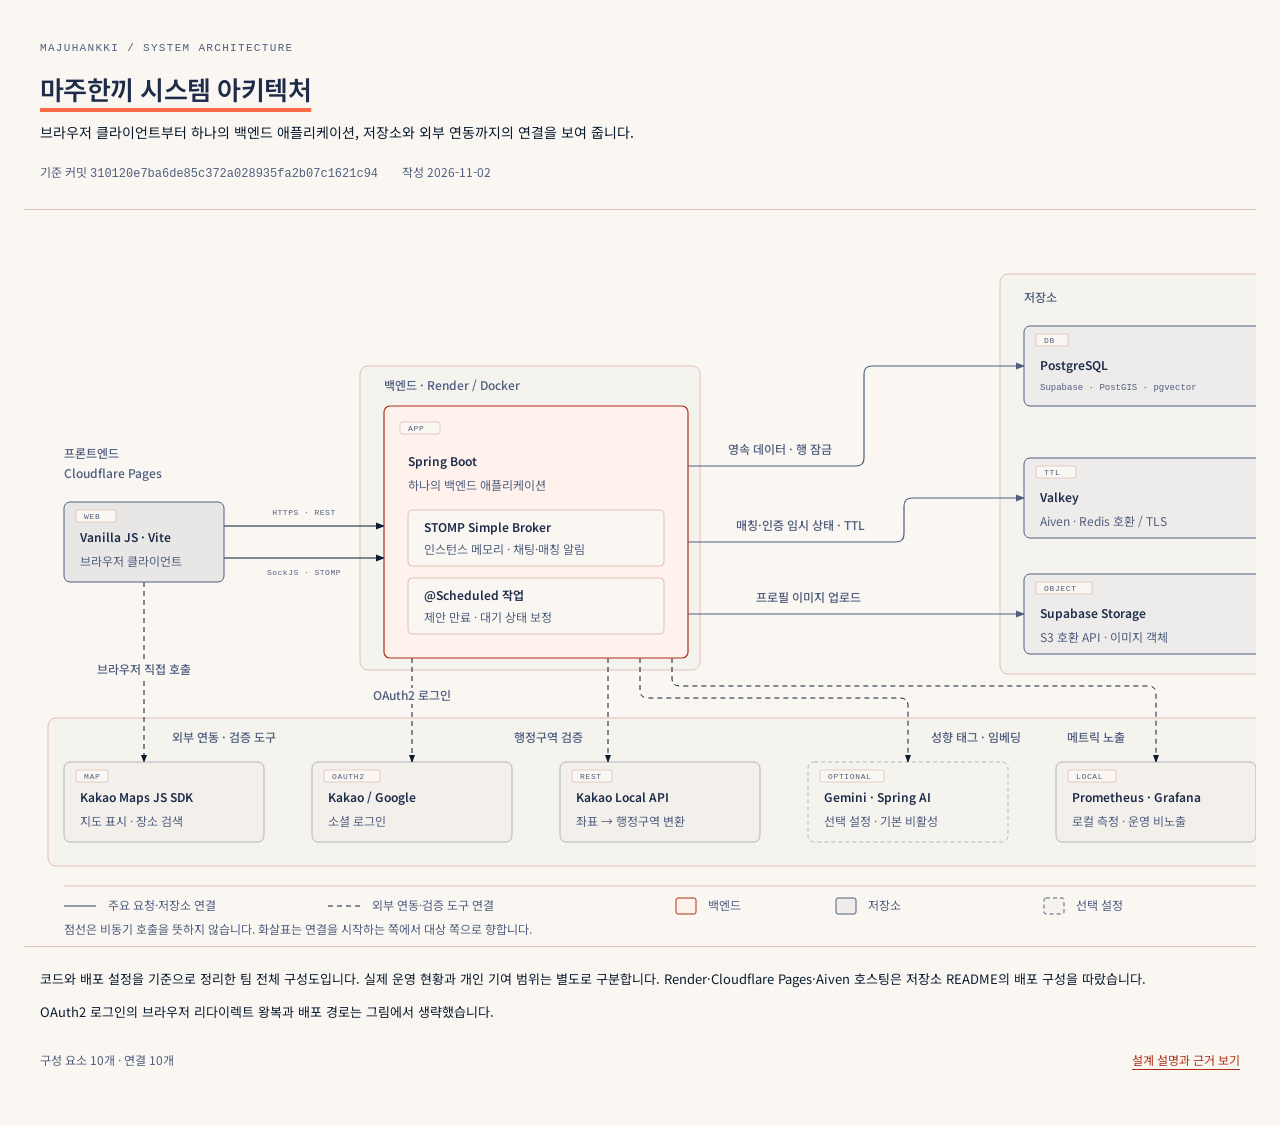
<file: portfolio/architecture/majuhankki.html>
<!DOCTYPE html>
<html lang="ko">
<head>
  <meta charset="UTF-8">
  <meta name="viewport" content="width=device-width, initial-scale=1.0">
  <title>마주한끼 시스템 아키텍처</title>
  <link href="https://fonts.googleapis.com/css2?family=Noto+Sans+KR:wght@400;500;600&amp;display=swap" rel="stylesheet">
  <style>
    *, *::before, *::after { box-sizing: border-box; }
    :root {
      color-scheme: light;
      /* portfolio.css의 마주한끼 Warm Table 토큰을 이 파일에만 적용합니다. */
      --paper: #faf7f2;
      --ink: #1e2c4a;
      --muted: #505e7f;
      --rule: #e1bfb8;
      --accent: #ae3115;
      --link: #0b1c30;
      --brand: #ff6b4a;
      --font-sans: 'Pretendard', 'Noto Sans KR', 'Apple SD Gothic Neo', 'Malgun Gothic', 'Segoe UI', sans-serif;
      --font-mono: Consolas, 'Courier New', ui-monospace, monospace;
    }
    body { margin: 0; padding: 40px 24px; background: var(--paper); color: var(--ink); font-family: var(--font-sans); }
    main { width: 1280px; max-width: 100%; min-width: 0; margin: 0 auto; }
    header { padding: 0 16px 24px; border-bottom: 1px solid var(--rule); }
    .eyebrow { margin: 0 0 12px; color: var(--muted); font: 500 11px/1.5 var(--font-mono); letter-spacing: 0.12em; }
    h1 { margin: 0; font-size: 26px; font-weight: 600; line-height: 1.5; letter-spacing: -0.02em; text-decoration: underline; text-decoration-color: var(--brand); text-decoration-thickness: 4px; text-underline-offset: 8px; }
    .intro { margin: 12px 0 0; color: var(--link); font-size: 14px; line-height: 1.8; word-break: keep-all; }
    .metadata { display: flex; flex-wrap: wrap; gap: 8px 24px; margin-top: 16px; color: var(--muted); font-size: 12px; line-height: 1.8; }
    code { font-family: var(--font-mono); overflow-wrap: anywhere; }
    figure { margin: 16px 0 0; }
    .diagram-container { width: 100%; overflow-x: auto; }
    .diagram-container:focus-visible, a:focus-visible { outline: 2px solid var(--accent); outline-offset: 4px; }
    svg { width: 100%; min-width: 1280px; display: block; }
    figcaption { padding: 20px 16px 0; border-top: 1px solid var(--rule); color: var(--link); font-size: 13px; line-height: 1.9; word-break: keep-all; }
    figcaption p { margin: 0 0 8px; }
    footer { display: flex; flex-wrap: wrap; justify-content: space-between; gap: 8px 24px; padding: 16px; color: var(--muted); font-size: 12px; line-height: 1.8; }
    a { color: var(--accent); text-underline-offset: 4px; }
    @media (max-width: 600px) { body { padding: 24px 12px; } header, figcaption, footer { padding-left: 4px; padding-right: 4px; } }
    @media print {
      @page { size: A4 landscape; margin: 10mm; }
      body { padding: 0; print-color-adjust: exact; -webkit-print-color-adjust: exact; }
      .diagram-container { overflow-x: visible; }
      svg { min-width: 0; }
      figure { break-inside: avoid; }
    }
  </style>
</head>
<body>
  <!-- 그림 원본: assets/majuhankki-architecture.svg. 그림을 고치면 이 파일의 인라인 SVG도 함께 맞춥니다. -->
  <main>
    <header>
      <p class="eyebrow">MAJUHANKKI / SYSTEM ARCHITECTURE</p>
      <h1>마주한끼 시스템 아키텍처</h1>
      <p class="intro">브라우저 클라이언트부터 하나의 백엔드 애플리케이션, 저장소와 외부 연동까지의 연결을 보여 줍니다.</p>
      <div class="metadata">
        <span>기준 커밋 <code>310120e7ba6de85c372a028935fa2b07c1621c94</code></span>
        <span>작성 2026-11-02</span>
      </div>
    </header>
    <figure>
      <div class="diagram-container" tabindex="0" role="region" aria-label="시스템 구성도. 좁은 화면에서는 가로로 스크롤할 수 있습니다.">
        <svg viewBox="0 0 1280 720" xmlns="http://www.w3.org/2000/svg" role="img" aria-labelledby="architecture-title architecture-desc" id="architecture-root">
          <title id="architecture-title">마주한끼 시스템 아키텍처</title>
          <desc id="architecture-desc">브라우저 클라이언트가 REST와 SockJS·STOMP로 Render의 Spring Boot에 연결되고, 백엔드는 PostgreSQL·Valkey·Supabase Storage와 외부 연동 네 곳에 연결됩니다. 브라우저는 Kakao Maps SDK를 직접 호출합니다.</desc>
          <defs>
      <style>
      #architecture-root {
      /* portfolio.css의 마주한끼 Warm Table 토큰을 이 그림에만 적용합니다. */
      --paper: #faf7f2;
      --ink: #1e2c4a;
      --muted: #505e7f;
      --soft: #505e7f;
      --rule: #e1bfb8;
      --accent: #ae3115;
      --accent-tint: #fff2ed;
      --link: #0b1c30;
      --brand: #ff6b4a;
      --font-sans: 'Pretendard', 'Noto Sans KR', 'Apple SD Gothic Neo', 'Malgun Gothic', 'Segoe UI', sans-serif;
      --font-mono: Consolas, 'Courier New', ui-monospace, monospace; }
      #architecture-root text { fill: #1e2c4a; font-family: 'Pretendard', 'Noto Sans KR', 'Apple SD Gothic Neo', 'Malgun Gothic', 'Segoe UI', sans-serif; }
      #architecture-root .zone { fill: rgba(30,44,74,0.02); stroke: #e1bfb8; stroke-width: 1; }
      #architecture-root .zone-name { fill: #505e7f; font-size: 12px; font-weight: 500; }
      #architecture-root .connector { fill: none; stroke: #505e7f; stroke-width: 1.2; marker-end: url(#architecture-arrow); }
      #architecture-root .http { stroke: #0b1c30; marker-end: url(#architecture-arrow-link); }
      #architecture-root .integration { stroke: #0b1c30; stroke-width: 1; stroke-dasharray: 5 4; marker-end: url(#architecture-arrow-link); }
      #architecture-root .label-mask { fill: #faf7f2; }
      #architecture-root .edge-label { fill: #505e7f; font-size: 12px; font-weight: 500; text-anchor: middle; }
      #architecture-root .technical { fill: #505e7f; font: 400 9px Consolas, 'Courier New', ui-monospace, monospace; }
      #architecture-root .latin-label { fill: #505e7f; font: 400 8px Consolas, 'Courier New', ui-monospace, monospace; text-anchor: middle; letter-spacing: 0.06em; }
      #architecture-root .node-mask { fill: #faf7f2; }
      #architecture-root .node-input { fill: rgba(80,94,127,0.10); stroke: #505e7f; }
      #architecture-root .node-focal { fill: #fff2ed; stroke: #ae3115; stroke-width: 1.2; }
      #architecture-root .node-inner { fill: #faf7f2; stroke: #e1bfb8; }
      #architecture-root .node-store { fill: rgba(30,44,74,0.05); stroke: #505e7f; }
      #architecture-root .node-external { fill: rgba(30,44,74,0.03); stroke: rgba(30,44,74,0.30); }
      #architecture-root .node-optional { fill: rgba(30,44,74,0.02); stroke: rgba(30,44,74,0.30); stroke-dasharray: 4 3; }
      #architecture-root .tag-box { fill: #faf7f2; stroke: #e1bfb8; stroke-width: 0.8; }
      #architecture-root .tag { fill: #505e7f; font: 500 8px Consolas, 'Courier New', ui-monospace, monospace; letter-spacing: 0.08em; }
      #architecture-root .node-name { font-size: 12px; font-weight: 600; }
      #architecture-root .node-copy { fill: #505e7f; font-size: 12px; }
      #architecture-root .legend-text { fill: #505e7f; font-size: 12px; }
      </style>
            <marker id="architecture-arrow" markerWidth="8" markerHeight="6" refX="7" refY="3" orient="auto"><polygon points="0 0, 8 3, 0 6" fill="#505e7f"/></marker>
            <marker id="architecture-arrow-link" markerWidth="8" markerHeight="6" refX="7" refY="3" orient="auto"><polygon points="0 0, 8 3, 0 6" fill="#0b1c30"/></marker>
          </defs>
          <rect width="1280" height="720" fill="#faf7f2"/>

          <!-- Zones precede all connectors and nodes. These are source groupings, not network security boundaries. -->
          <g data-source-group="service">
            <rect class="zone" x="336" y="140" width="340" height="304" rx="8"/>
            <text class="zone-name" x="360" y="164">백엔드 · Render / Docker</text>
          </g>
          <g data-source-group="datastore">
            <rect class="zone" x="976" y="48" width="280" height="400" rx="8"/>
            <text class="zone-name" x="1000" y="76">저장소</text>
          </g>
          <g data-source-group="external">
            <rect class="zone" x="24" y="492" width="1232" height="148" rx="8"/>
            <text class="zone-name" x="148" y="516">외부 연동 · 검증 도구</text>
          </g>

          <!-- Ten independent connectors. Every node port is distinct. -->
          <g data-source="web" data-target="backend">
            <title>HTTPS · REST API</title>
            <path class="connector http" d="M200 300 H360"/>
            <text class="latin-label" x="280" y="289">HTTPS · REST</text>
          </g>
          <g data-source="web" data-target="backend">
            <title>SockJS · STOMP 채팅·매칭 알림</title>
            <path class="connector http" d="M200 332 H360"/>
            <text class="latin-label" x="280" y="349">SockJS · STOMP</text>
          </g>
          <g data-source="backend" data-target="postgres">
            <title>영속 데이터 읽기·쓰기와 행 잠금</title>
            <path class="connector" d="M664 240 H832 Q840 240 840 232 V148 Q840 140 848 140 H1000"/>
            <text class="edge-label" x="756" y="228">영속 데이터 · 행 잠금</text>
          </g>
          <g data-source="backend" data-target="valkey">
            <title>매칭 대기·제안과 OAuth 교환 코드의 임시 상태 · TTL</title>
            <path class="connector" d="M664 316 H872 Q880 316 880 308 V280 Q880 272 888 272 H1000"/>
            <text class="edge-label" x="776" y="304">매칭·인증 임시 상태 · TTL</text>
          </g>
          <g data-source="backend" data-target="storage">
            <title>프로필 이미지 업로드</title>
            <path class="connector" d="M664 388 H1000"/>
            <text class="edge-label" x="784" y="376">프로필 이미지 업로드</text>
          </g>
          <g data-source="web" data-target="kakao-maps">
            <title>브라우저에서 Kakao Maps SDK 직접 호출</title>
            <path class="connector integration" d="M120 356 V536"/>
            <rect class="label-mask" x="64" y="436" width="112" height="16" rx="2"/>
            <text class="edge-label" x="120" y="448">브라우저 직접 호출</text>
          </g>
          <g data-source="backend" data-target="oauth">
            <title>OAuth2 로그인</title>
            <path class="connector integration" d="M388 432 V536"/>
            <rect class="label-mask" x="336" y="462" width="104" height="16" rx="2"/>
            <text class="edge-label" x="388" y="474">OAuth2 로그인</text>
          </g>
          <g data-source="backend" data-target="kakao-local">
            <title>지도 핀의 행정구역 검증</title>
            <path class="connector integration" d="M584 432 V536"/>
            <text class="edge-label" x="524" y="516">행정구역 검증</text>
          </g>
          <g data-source="backend" data-target="gemini">
            <title>성향 태그 제안·키워드 추출·임베딩</title>
            <path class="connector integration" d="M616 432 V464 Q616 472 624 472 H876 Q884 472 884 480 V536"/>
            <text class="edge-label" x="952" y="516">성향 태그 · 임베딩</text>
          </g>
          <g data-source="backend" data-target="prometheus">
            <title>Actuator 메트릭 노출 (dev)</title>
            <path class="connector integration" d="M648 432 V452 Q648 460 656 460 H1124 Q1132 460 1132 468 V536"/>
            <text class="edge-label" x="1072" y="516">메트릭 노출</text>
          </g>

          <!-- The client keeps its one-node group label without an extra frame. -->
          <g data-node-id="web" data-source-group="client">
            <text class="zone-name" x="40" y="232">프론트엔드</text>
            <text class="zone-name" x="40" y="252">Cloudflare Pages</text>
            <rect class="node-mask" x="40" y="276" width="160" height="80" rx="6"/>
            <rect class="node-input" x="40" y="276" width="160" height="80" rx="6"/>
            <rect class="tag-box" x="52" y="284" width="40" height="12" rx="2"/>
            <text class="tag" x="60" y="293">WEB</text>
            <text class="node-name" x="56" y="316">Vanilla JS · Vite</text>
            <text class="node-copy" x="56" y="340">브라우저 클라이언트</text>
          </g>
          <g data-node-id="backend" data-source-group="service">
            <rect class="node-mask" x="360" y="180" width="304" height="252" rx="6"/>
            <rect class="node-focal" x="360" y="180" width="304" height="252" rx="6"/>
            <rect class="tag-box" x="376" y="196" width="40" height="12" rx="2"/>
            <text class="tag" x="384" y="205">APP</text>
            <text class="node-name" x="384" y="240">Spring Boot</text>
            <text class="node-copy" x="384" y="264">하나의 백엔드 애플리케이션</text>
            <rect class="node-inner" x="384" y="284" width="256" height="56" rx="4"/>
            <text class="node-name" x="400" y="306">STOMP Simple Broker</text>
            <text class="node-copy" x="400" y="328">인스턴스 메모리 · 채팅·매칭 알림</text>
            <rect class="node-inner" x="384" y="352" width="256" height="56" rx="4"/>
            <text class="node-name" x="400" y="374">@Scheduled 작업</text>
            <text class="node-copy" x="400" y="396">제안 만료 · 대기 상태 보정</text>
          </g>
          <g data-node-id="postgres" data-source-group="datastore">
            <rect class="node-mask" x="1000" y="100" width="240" height="80" rx="6"/>
            <rect class="node-store" x="1000" y="100" width="240" height="80" rx="6"/>
            <rect class="tag-box" x="1012" y="108" width="32" height="12" rx="2"/>
            <text class="tag" x="1020" y="117">DB</text>
            <text class="node-name" x="1016" y="144">PostgreSQL</text>
            <text class="technical" x="1016" y="164">Supabase · PostGIS · pgvector</text>
          </g>
          <g data-node-id="valkey" data-source-group="datastore">
            <rect class="node-mask" x="1000" y="232" width="240" height="80" rx="6"/>
            <rect class="node-store" x="1000" y="232" width="240" height="80" rx="6"/>
            <rect class="tag-box" x="1012" y="240" width="40" height="12" rx="2"/>
            <text class="tag" x="1020" y="249">TTL</text>
            <text class="node-name" x="1016" y="276">Valkey</text>
            <text class="node-copy" x="1016" y="300">Aiven · Redis 호환 / TLS</text>
          </g>
          <g data-node-id="storage" data-source-group="datastore">
            <rect class="node-mask" x="1000" y="348" width="240" height="80" rx="6"/>
            <rect class="node-store" x="1000" y="348" width="240" height="80" rx="6"/>
            <rect class="tag-box" x="1012" y="356" width="56" height="12" rx="2"/>
            <text class="tag" x="1020" y="365">OBJECT</text>
            <text class="node-name" x="1016" y="392">Supabase Storage</text>
            <text class="node-copy" x="1016" y="416">S3 호환 API · 이미지 객체</text>
          </g>
          <g data-node-id="kakao-maps" data-source-group="external">
            <rect class="node-mask" x="40" y="536" width="200" height="80" rx="6"/>
            <rect class="node-external" x="40" y="536" width="200" height="80" rx="6"/>
            <rect class="tag-box" x="52" y="544" width="32" height="12" rx="2"/>
            <text class="tag" x="60" y="553">MAP</text>
            <text class="node-name" x="56" y="576">Kakao Maps JS SDK</text>
            <text class="node-copy" x="56" y="600">지도 표시 · 장소 검색</text>
          </g>
          <g data-node-id="oauth" data-source-group="external">
            <rect class="node-mask" x="288" y="536" width="200" height="80" rx="6"/>
            <rect class="node-external" x="288" y="536" width="200" height="80" rx="6"/>
            <rect class="tag-box" x="300" y="544" width="56" height="12" rx="2"/>
            <text class="tag" x="308" y="553">OAUTH2</text>
            <text class="node-name" x="304" y="576">Kakao / Google</text>
            <text class="node-copy" x="304" y="600">소셜 로그인</text>
          </g>
          <g data-node-id="kakao-local" data-source-group="external">
            <rect class="node-mask" x="536" y="536" width="200" height="80" rx="6"/>
            <rect class="node-external" x="536" y="536" width="200" height="80" rx="6"/>
            <rect class="tag-box" x="548" y="544" width="40" height="12" rx="2"/>
            <text class="tag" x="556" y="553">REST</text>
            <text class="node-name" x="552" y="576">Kakao Local API</text>
            <text class="node-copy" x="552" y="600">좌표 → 행정구역 변환</text>
          </g>
          <g data-node-id="gemini" data-source-group="external">
            <rect class="node-mask" x="784" y="536" width="200" height="80" rx="6"/>
            <rect class="node-optional" x="784" y="536" width="200" height="80" rx="6"/>
            <rect class="tag-box" x="796" y="544" width="64" height="12" rx="2"/>
            <text class="tag" x="804" y="553">OPTIONAL</text>
            <text class="node-name" x="800" y="576">Gemini · Spring AI</text>
            <text class="node-copy" x="800" y="600">선택 설정 · 기본 비활성</text>
          </g>
          <g data-node-id="prometheus" data-source-group="external">
            <rect class="node-mask" x="1032" y="536" width="200" height="80" rx="6"/>
            <rect class="node-external" x="1032" y="536" width="200" height="80" rx="6"/>
            <rect class="tag-box" x="1044" y="544" width="48" height="12" rx="2"/>
            <text class="tag" x="1052" y="553">LOCAL</text>
            <text class="node-name" x="1048" y="576">Prometheus · Grafana</text>
            <text class="node-copy" x="1048" y="600">로컬 측정 · 운영 비노출</text>
          </g>

          <!-- Bottom legend is outside the component area. -->
          <line x1="40" y1="660" x2="1240" y2="660" stroke="#e1bfb8"/>
          <line x1="40" y1="680" x2="72" y2="680" stroke="#505e7f" stroke-width="1.2"/>
          <text class="legend-text" x="84" y="684">주요 요청·저장소 연결</text>
          <line x1="304" y1="680" x2="336" y2="680" stroke="#0b1c30" stroke-dasharray="5 4"/>
          <text class="legend-text" x="348" y="684">외부 연동·검증 도구 연결</text>
          <rect x="652" y="672" width="20" height="16" rx="2" fill="#fff2ed" stroke="#ae3115"/>
          <text class="legend-text" x="684" y="684">백엔드</text>
          <rect x="812" y="672" width="20" height="16" rx="2" fill="rgba(30,44,74,0.05)" stroke="#505e7f"/>
          <text class="legend-text" x="844" y="684">저장소</text>
          <rect x="1020" y="672" width="20" height="16" rx="2" fill="rgba(30,44,74,0.02)" stroke="#505e7f" stroke-dasharray="4 3"/>
          <text class="legend-text" x="1052" y="684">선택 설정</text>
          <text class="legend-text" x="40" y="708">점선은 비동기 호출을 뜻하지 않습니다. 화살표는 연결을 시작하는 쪽에서 대상 쪽으로 향합니다.</text>
        </svg>
      </div>
      <figcaption>
        <p>코드와 배포 설정을 기준으로 정리한 팀 전체 구성도입니다. 실제 운영 현황과 개인 기여 범위는 별도로 구분합니다. Render·Cloudflare Pages·Aiven 호스팅은 저장소 README의 배포 구성을 따랐습니다.</p>
        <p>OAuth2 로그인의 브라우저 리다이렉트 왕복과 배포 경로는 그림에서 생략했습니다.</p>
      </figcaption>
    </figure>
    <footer>
      <span>구성 요소 10개 · 연결 10개</span>
      <a href="majuhankki.md">설계 설명과 근거 보기</a>
    </footer>
  </main>
</body>
</html>
</file>
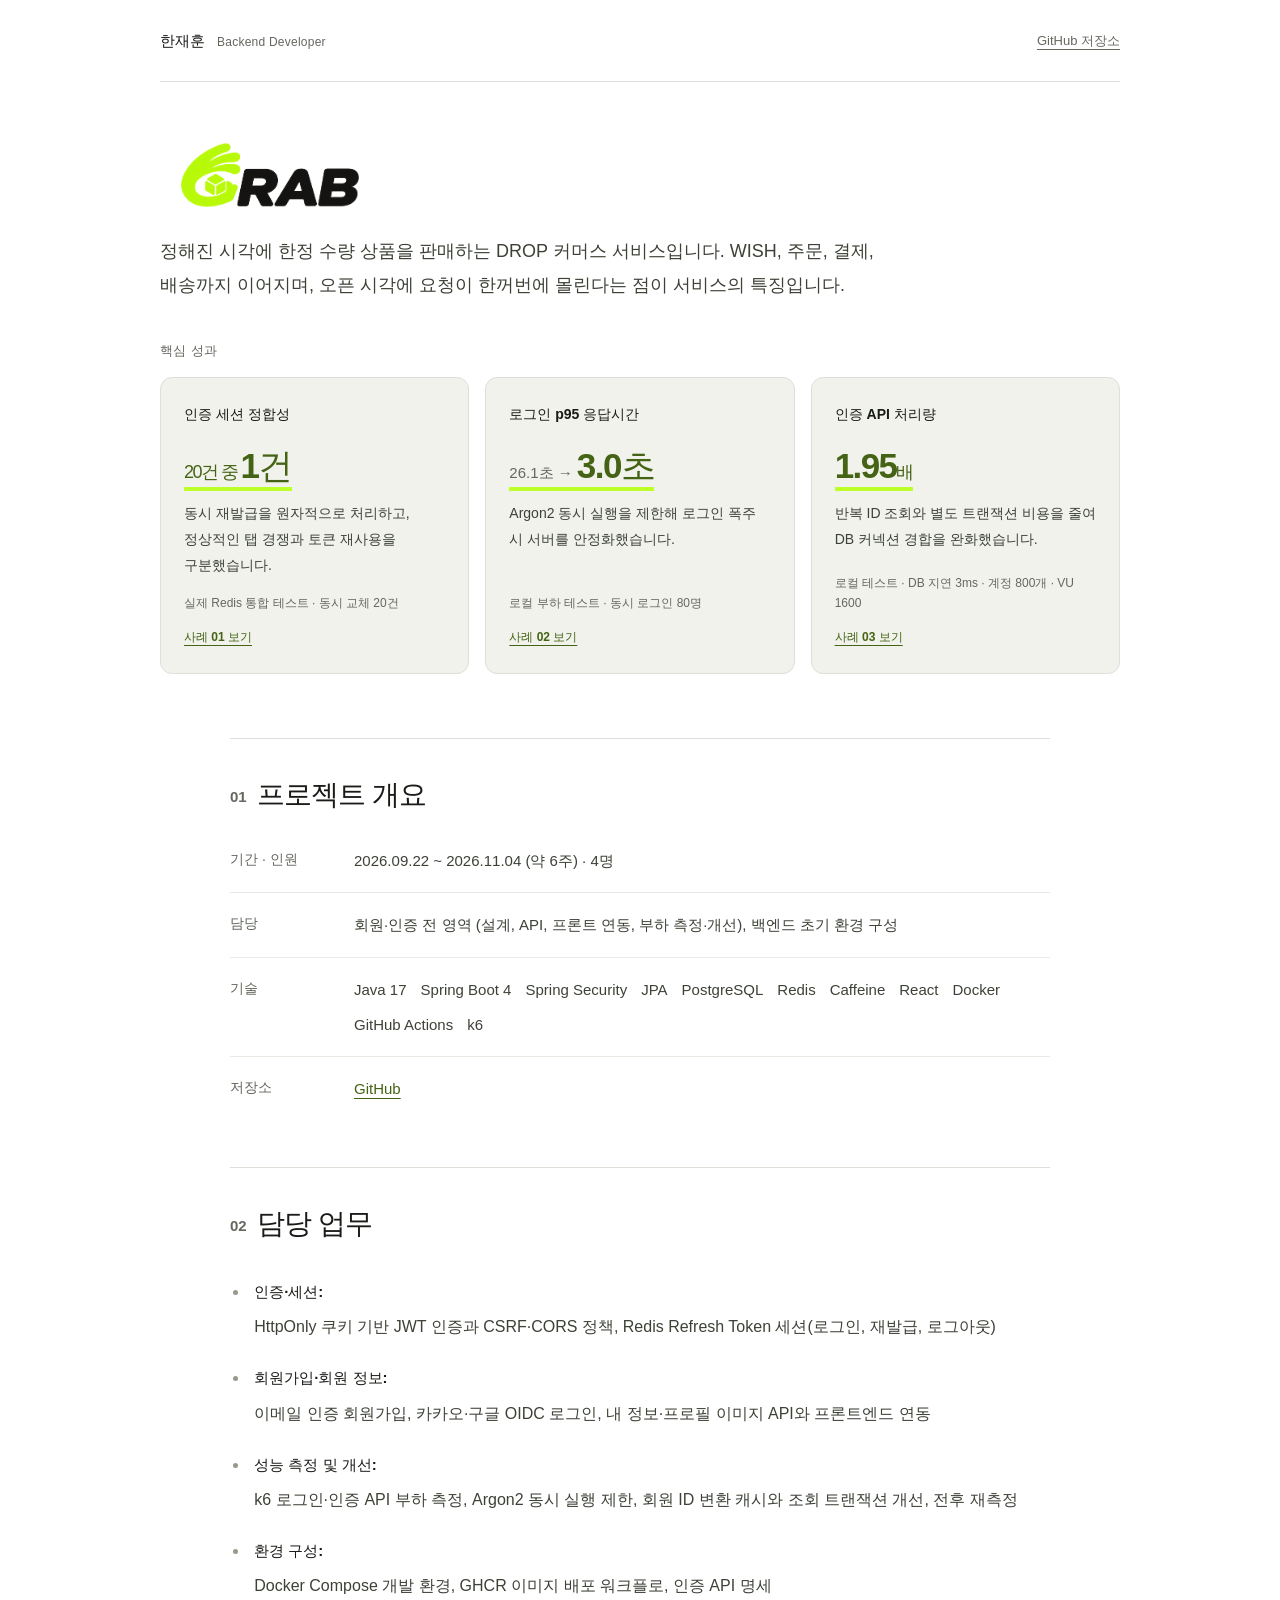
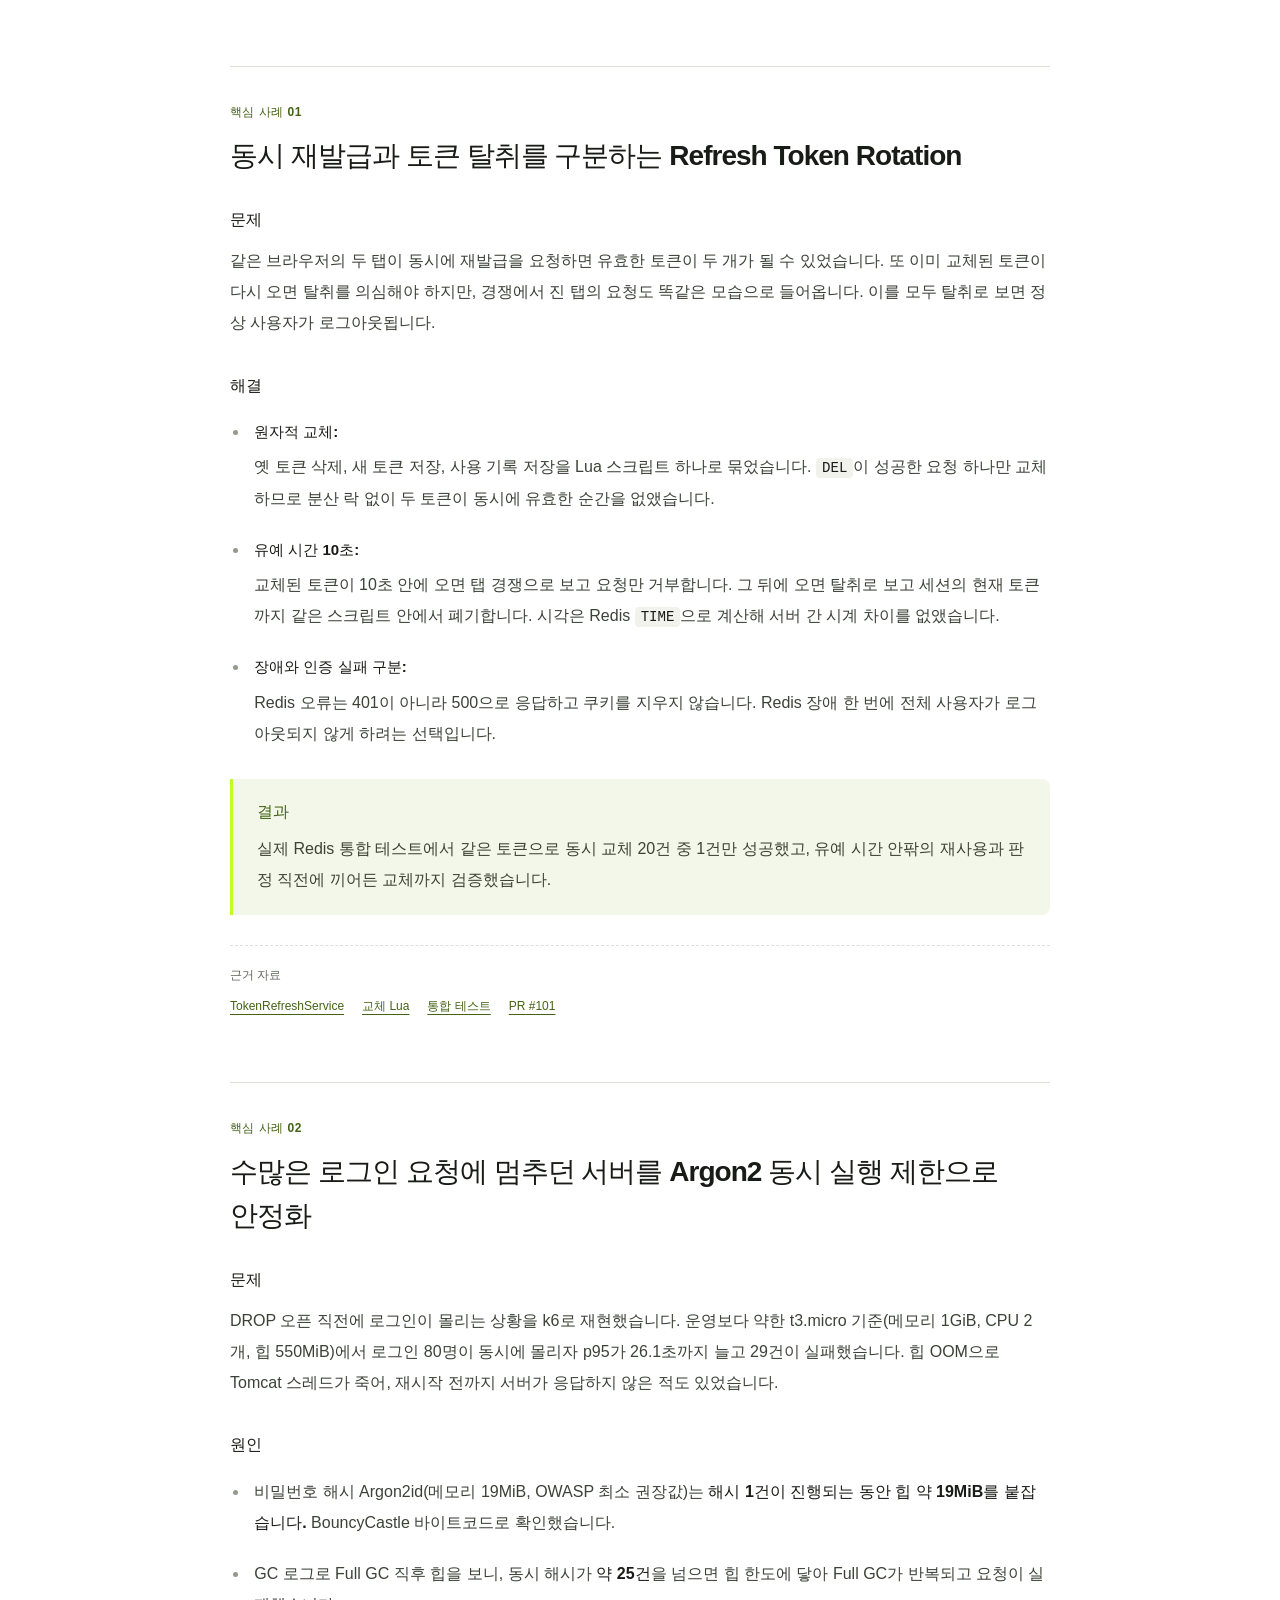
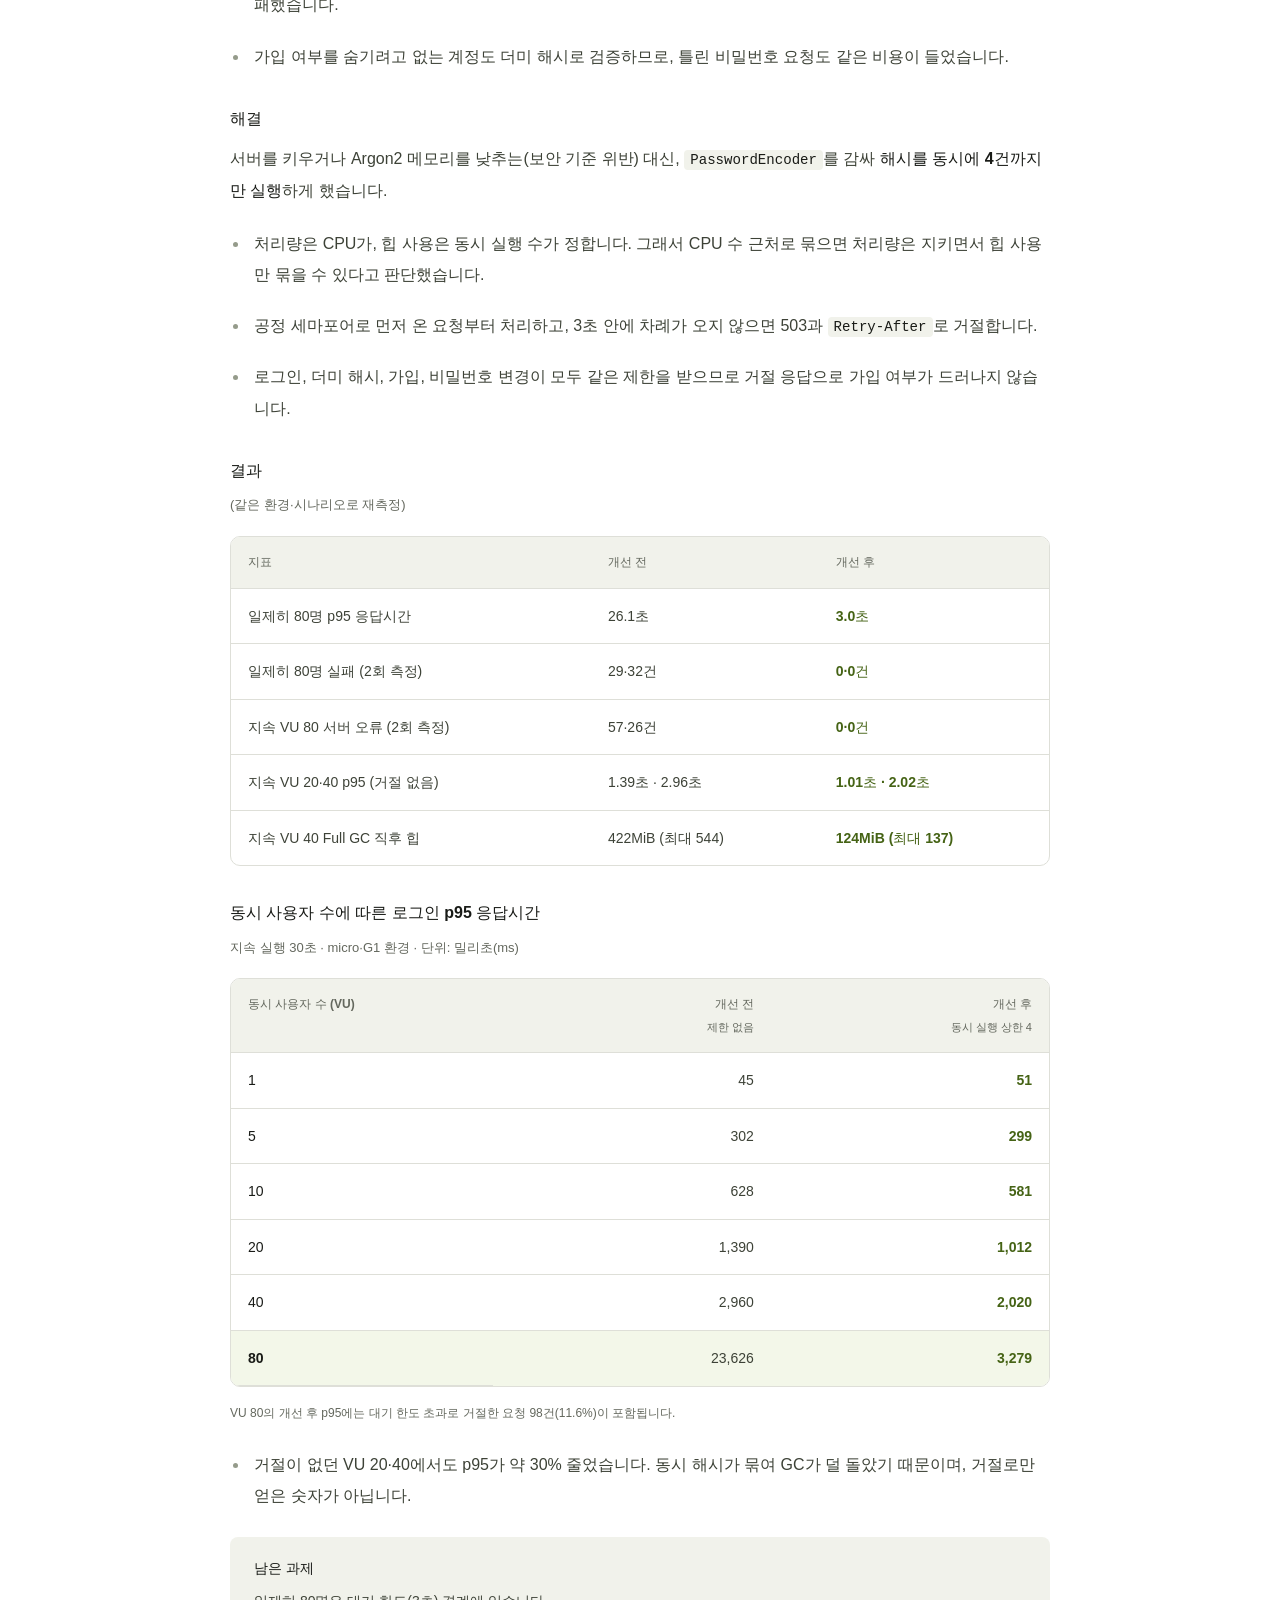
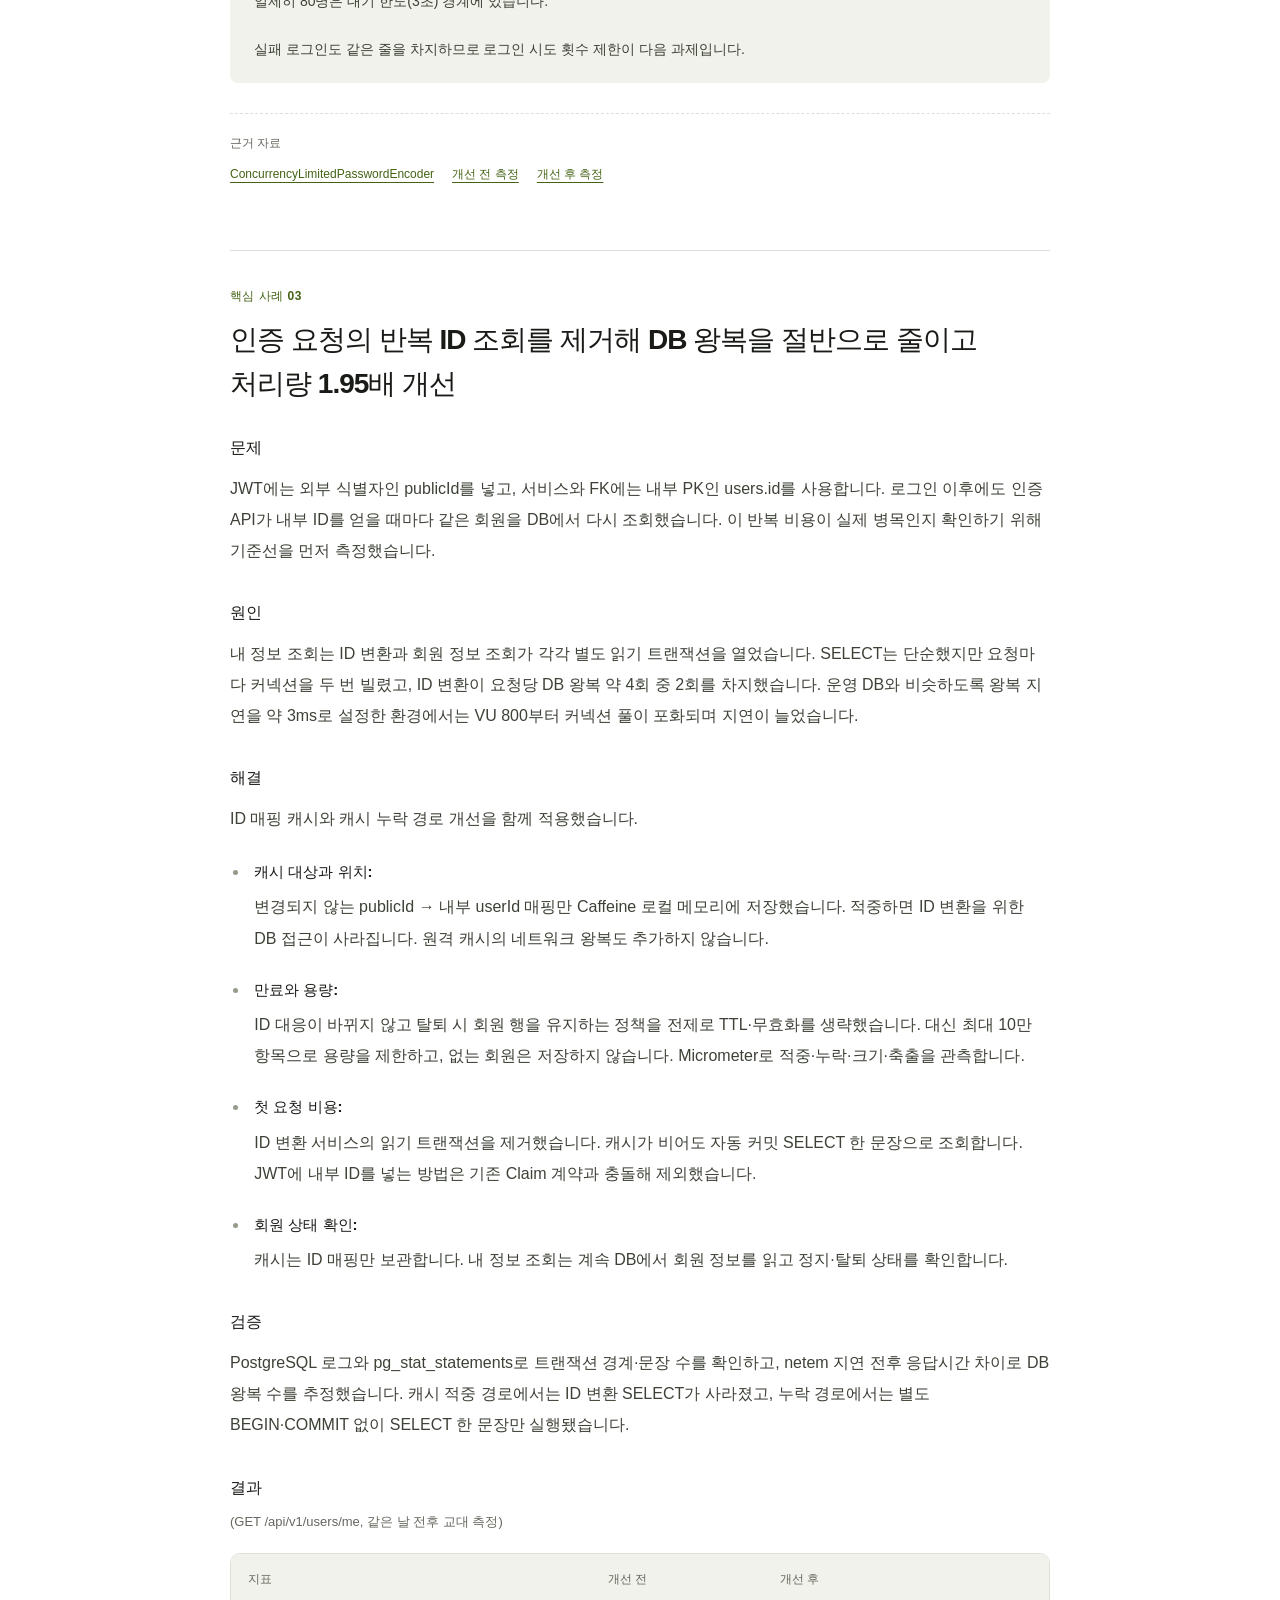
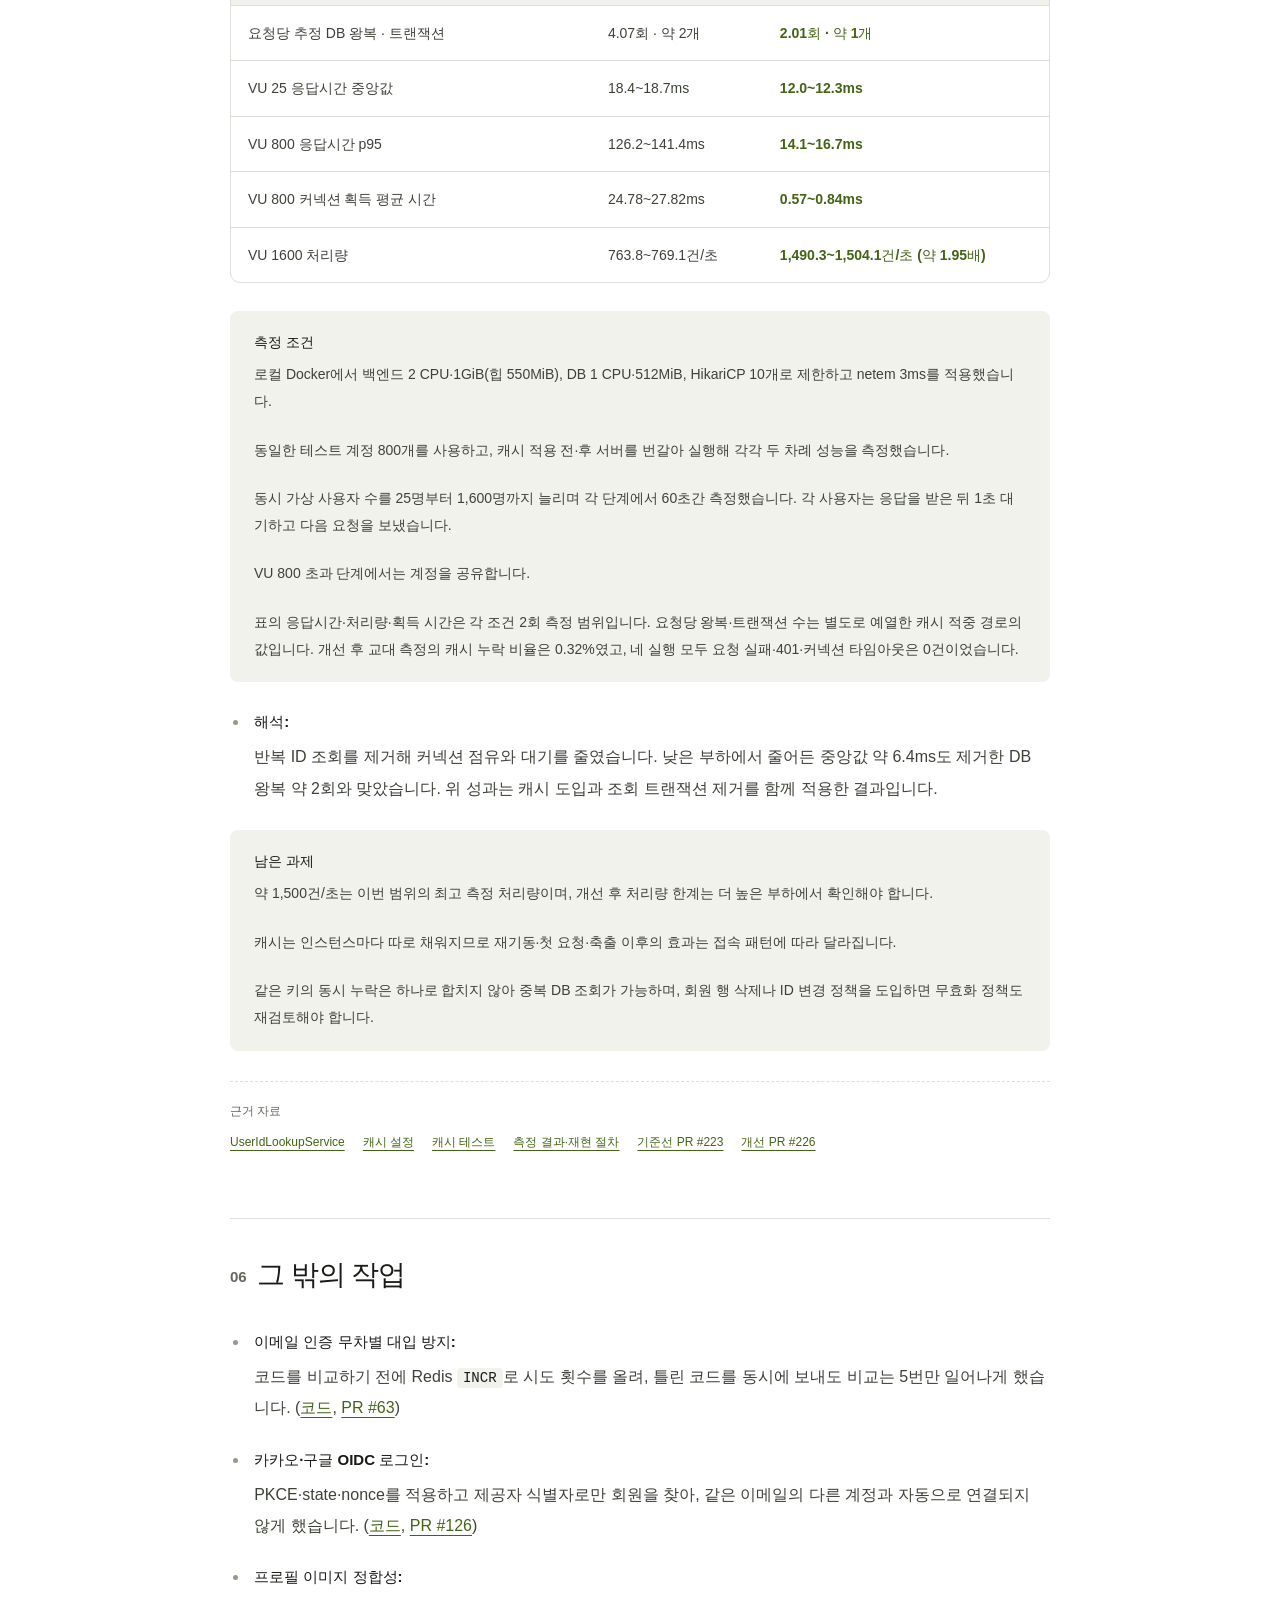
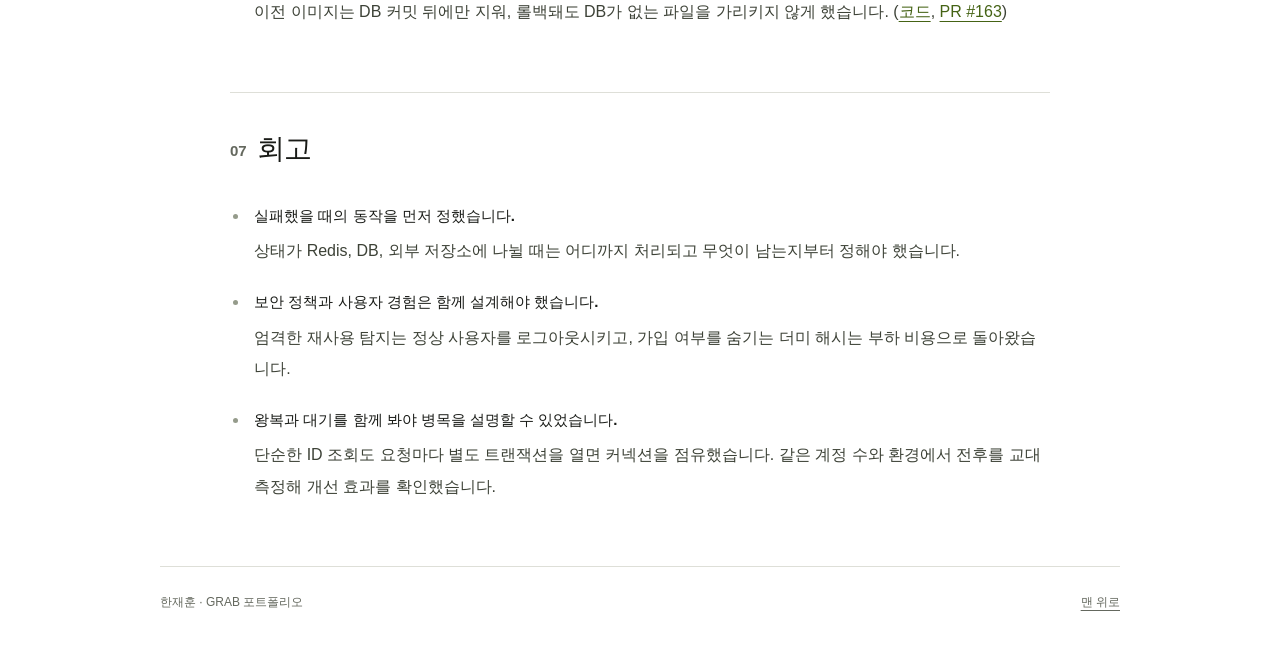
<file: portfolio/ver2/portfolio-short.html>
<!DOCTYPE html>
<html lang="ko">
<head>
  <meta charset="utf-8">
  <meta name="viewport" content="width=device-width, initial-scale=1">
  <meta name="description" content="한재훈의 GRAB 백엔드 포트폴리오. 인증 세션 정합성, 로그인 안정화, 회원 ID 캐시 성능 개선 사례를 소개합니다.">
  <title>한재훈 | GRAB 백엔드 포트폴리오</title>
  <link rel="stylesheet" href="portfolio.css">
</head>
<body>
<a href="#top" class="skip-link">본문으로 건너뛰기</a>
<header class="masthead shell"><a href="#top" class="identity">한재훈<span>Backend Developer</span></a><a href="https://github.com/prgrms-aibe-devcourse/AIBE7_FinalProject_Team3" class="repository-link">GitHub 저장소</a></header>
<main id="top" class="shell"><header class="hero">
<h1><img class="project-logo" src="assets/grab-wordmark.png" alt="GRAB" width="2172" height="724" decoding="async"></h1><p class="lead">정해진 시각에 한정 수량 상품을 판매하는 DROP 커머스 서비스입니다. WISH, 주문, 결제, 배송까지 이어지며, 오픈 시각에 요청이 한꺼번에 몰린다는 점이 서비스의 특징입니다.</p>
</header>

<section class="highlights" aria-labelled   by="highlights-title"><h2 id="highlights-title" class="summary-heading">핵심 성과</h2><div class="metric-grid"><article class="metric-card"><h3>인증 세션 정합성</h3><p class="metric"><small>20건 중 </small>1건</p>
<p class="metric-copy">동시 재발급을 원자적으로 처리하고, 정상적인 탭 경쟁과 토큰 재사용을 구분했습니다.</p>
<p class="metric-note">실제 Redis 통합 테스트 · 동시 교체 20건</p>
<a href="#token-rotation" class="metric-link">사례 01 보기</a></article>
<article class="metric-card"><h3>로그인 p95 응답시간</h3><p class="metric"><span class="metric-before">26.1초 → </span>3.0초</p>
<p class="metric-copy">Argon2 동시 실행을 제한해 로그인 폭주 시 서버를 안정화했습니다.</p>
<p class="metric-note">로컬 부하 테스트 · 동시 로그인 80명</p>
<a href="#login-stability" class="metric-link">사례 02 보기</a></article>
<article class="metric-card"><h3>인증 API 처리량</h3><p class="metric">1.95<small>배</small></p>
<p class="metric-copy">반복 ID 조회와 별도 트랜잭션 비용을 줄여 DB 커넥션 경합을 완화했습니다.</p>
<p class="metric-note">로컬 테스트 · DB 지연 3ms · 계정 800개 · VU 1600</p>
<a href="#user-id-cache" class="metric-link">사례 03 보기</a></article>
</div></section>
<div class="document">
<section id="overview" class="document-section" aria-labelledby="overview-title"><header class="section-header"><h2 id="overview-title"><span class="section-number" aria-hidden="true">01</span>프로젝트 개요</h2></header>
<dl class="project-facts"><div class="fact-row"><dt>기간 · 인원</dt><dd>2026.09.22 ~ 2026.11.04 (약 6주) · 4명</dd></div><div class="fact-row"><dt>담당</dt><dd>회원·인증 전 영역 (설계, API, 프론트 연동, 부하 측정·개선), 백엔드 초기 환경 구성</dd></div><div class="fact-row"><dt>기술</dt><dd><ul class="tech-list" aria-label="사용 기술"><li>Java 17</li><li>Spring Boot 4</li><li>Spring Security</li><li>JPA</li><li>PostgreSQL</li><li>Redis</li><li>Caffeine</li><li>React</li><li>Docker</li><li>GitHub Actions</li><li>k6</li></ul>
</dd></div><div class="fact-row"><dt>저장소</dt><dd><a href="https://github.com/prgrms-aibe-devcourse/AIBE7_FinalProject_Team3">GitHub</a></dd></div></dl>
</section>

<section id="responsibilities" class="document-section" aria-labelledby="responsibilities-title"><header class="section-header"><h2 id="responsibilities-title"><span class="section-number" aria-hidden="true">02</span>담당 업무</h2></header>
<ul class="detail-list"><li><strong class="item-label">인증·세션:</strong> HttpOnly 쿠키 기반 JWT 인증과 CSRF·CORS 정책, Redis Refresh Token 세션(로그인, 재발급, 로그아웃)</li><li><strong class="item-label">회원가입·회원 정보:</strong> 이메일 인증 회원가입, 카카오·구글 OIDC 로그인, 내 정보·프로필 이미지 API와 프론트엔드 연동</li><li><strong class="item-label">성능 측정 및 개선:</strong> k6 로그인·인증 API 부하 측정, Argon2 동시 실행 제한, 회원 ID 변환 캐시와 조회 트랜잭션 개선, 전후 재측정</li><li><strong class="item-label">환경 구성:</strong> Docker Compose 개발 환경, GHCR 이미지 배포 워크플로, 인증 API 명세</li></ul>
</section>

<section id="token-rotation" class="document-section case-study" aria-labelledby="token-rotation-title"><header class="section-header"><p class="section-kicker">핵심 사례 01</p>
<h2 id="token-rotation-title">동시 재발급과 토큰 탈취를 구분하는 Refresh Token Rotation</h2></header>
<h3 class="block-label">문제</h3><p> 같은 브라우저의 두 탭이 동시에 재발급을 요청하면 유효한 토큰이 두 개가 될 수 있었습니다. 또 이미 교체된 토큰이 다시 오면 탈취를 의심해야 하지만, 경쟁에서 진 탭의 요청도 똑같은 모습으로 들어옵니다. 이를 모두 탈취로 보면 정상 사용자가 로그아웃됩니다.</p>
<h3 class="block-label">해결</h3><ul class="detail-list"><li><strong class="item-label">원자적 교체:</strong> 옛 토큰 삭제, 새 토큰 저장, 사용 기록 저장을 Lua 스크립트 하나로 묶었습니다. <code>DEL</code>이 성공한 요청 하나만 교체하므로 분산 락 없이 두 토큰이 동시에 유효한 순간을 없앴습니다.</li><li><strong class="item-label">유예 시간 10초:</strong> 교체된 토큰이 10초 안에 오면 탭 경쟁으로 보고 요청만 거부합니다. 그 뒤에 오면 탈취로 보고 세션의 현재 토큰까지 같은 스크립트 안에서 폐기합니다. 시각은 Redis <code>TIME</code>으로 계산해 서버 간 시계 차이를 없앴습니다.</li><li><strong class="item-label">장애와 인증 실패 구분:</strong> Redis 오류는 401이 아니라 500으로 응답하고 쿠키를 지우지 않습니다. Redis 장애 한 번에 전체 사용자가 로그아웃되지 않게 하려는 선택입니다.</li></ul>
<aside class="outcome"><h3 class="block-label">결과</h3><p> 실제 Redis 통합 테스트에서 같은 토큰으로 동시 교체 20건 중 1건만 성공했고, 유예 시간 안팎의 재사용과 판정 직전에 끼어든 교체까지 검증했습니다.</p>
</aside>
<footer class="sources"><h3>근거 자료</h3><div class="source-links"><a href="https://github.com/prgrms-aibe-devcourse/AIBE7_FinalProject_Team3/blob/223b697783bbd712c68d359999f42ad141353802/Backend/src/main/java/org/example/grab/domain/auth/service/TokenRefreshService.java">TokenRefreshService</a><a href="https://github.com/prgrms-aibe-devcourse/AIBE7_FinalProject_Team3/blob/223b697783bbd712c68d359999f42ad141353802/Backend/src/main/resources/redis/refresh-token-rotate.lua">교체 Lua</a><a href="https://github.com/prgrms-aibe-devcourse/AIBE7_FinalProject_Team3/blob/223b697783bbd712c68d359999f42ad141353802/Backend/src/test/java/org/example/grab/domain/auth/repository/RefreshTokenRotationIntegrationTest.java">통합 테스트</a><a href="https://github.com/prgrms-aibe-devcourse/AIBE7_FinalProject_Team3/pull/101">PR #101</a></div></footer>
</section>

<section id="login-stability" class="document-section case-study" aria-labelledby="login-stability-title"><header class="section-header"><p class="section-kicker">핵심 사례 02</p>
<h2 id="login-stability-title">수많은 로그인 요청에 멈추던 서버를 Argon2 동시 실행 제한으로 안정화</h2></header>
<h3 class="block-label">문제</h3><p> DROP 오픈 직전에 로그인이 몰리는 상황을 k6로 재현했습니다. 운영보다 약한 t3.micro 기준(메모리 1GiB, CPU 2개, 힙 550MiB)에서 로그인 80명이 동시에 몰리자 p95가 26.1초까지 늘고 29건이 실패했습니다. 힙 OOM으로 Tomcat 스레드가 죽어, 재시작 전까지 서버가 응답하지 않은 적도 있었습니다.</p>
<h3 class="block-label">원인</h3><ul class="detail-list"><li>비밀번호 해시 Argon2id(메모리 19MiB, OWASP 최소 권장값)는 <strong>해시 1건이 진행되는 동안 힙 약 19MiB를 붙잡습니다.</strong> BouncyCastle 바이트코드로 확인했습니다.</li><li>GC 로그로 Full GC 직후 힙을 보니, 동시 해시가 <strong>약 25건</strong>을 넘으면 힙 한도에 닿아 Full GC가 반복되고 요청이 실패했습니다.</li><li>가입 여부를 숨기려고 없는 계정도 더미 해시로 검증하므로, 틀린 비밀번호 요청도 같은 비용이 들었습니다.</li></ul>
<h3 class="block-label">해결</h3><p> 서버를 키우거나 Argon2 메모리를 낮추는(보안 기준 위반) 대신, <code>PasswordEncoder</code>를 감싸 <strong>해시를 동시에 4건까지만 실행</strong>하게 했습니다.</p>
<ul class="detail-list"><li>처리량은 CPU가, 힙 사용은 동시 실행 수가 정합니다. 그래서 CPU 수 근처로 묶으면 처리량은 지키면서 힙 사용만 묶을 수 있다고 판단했습니다.</li><li>공정 세마포어로 먼저 온 요청부터 처리하고, 3초 안에 차례가 오지 않으면 503과 <code>Retry-After</code>로 거절합니다.</li><li>로그인, 더미 해시, 가입, 비밀번호 변경이 모두 같은 제한을 받으므로 거절 응답으로 가입 여부가 드러나지 않습니다.</li></ul>
<h3 class="block-label">결과</h3><p class="result-context">(같은 환경·시나리오로 재측정)</p>
<div tabindex="0" role="region" class="table-wrapper" aria-label="로그인 부하 테스트 전후 비교"><table><caption class="sr-only">로그인 부하 테스트 전후 비교</caption><thead><tr><th scope="col">지표</th><th scope="col">개선 전</th><th scope="col">개선 후</th></tr></thead><tbody><tr><td>일제히 80명 p95 응답시간</td><td>26.1초</td><td><strong>3.0초</strong></td></tr><tr><td>일제히 80명 실패 (2회 측정)</td><td>29·32건</td><td><strong>0·0건</strong></td></tr><tr><td>지속 VU 80 서버 오류 (2회 측정)</td><td>57·26건</td><td><strong>0·0건</strong></td></tr><tr><td>지속 VU 20·40 p95 (거절 없음)</td><td>1.39초 · 2.96초</td><td><strong>1.01초 · 2.02초</strong></td></tr><tr><td>지속 VU 40 Full GC 직후 힙</td><td>422MiB (최대 544)</td><td><strong>124MiB (최대 137)</strong></td></tr></tbody></table>
</div><section class="p95-comparison" aria-labelledby="login-p95-title">
<h3 id="login-p95-title" class="block-label">동시 사용자 수에 따른 로그인 p95 응답시간</h3>
<p id="login-p95-context" class="result-context">지속 실행 30초 · micro·G1 환경 · 단위: 밀리초(ms)</p>
<div class="table-wrapper" tabindex="0" role="region" aria-labelledby="login-p95-title" aria-describedby="login-p95-context login-p95-note">
<table class="login-p95-table">
<caption class="sr-only">동시 사용자 수에 따른 로그인 p95 응답시간 비교</caption>
<thead><tr><th scope="col">동시 사용자 수 (VU)</th><th scope="col">개선 전<span class="column-note">제한 없음</span></th><th scope="col">개선 후<span class="column-note">동시 실행 상한 4</span></th></tr></thead>
<tbody>
<tr><th scope="row">1</th><td>45</td><td><strong>51</strong></td></tr>
<tr><th scope="row">5</th><td>302</td><td><strong>299</strong></td></tr>
<tr><th scope="row">10</th><td>628</td><td><strong>581</strong></td></tr>
<tr><th scope="row">20</th><td>1,390</td><td><strong>1,012</strong></td></tr>
<tr><th scope="row">40</th><td>2,960</td><td><strong>2,020</strong></td></tr>
<tr class="peak-load"><th scope="row">80</th><td>23,626</td><td><strong>3,279</strong></td></tr>
</tbody>
</table>
</div>
<p id="login-p95-note" class="comparison-note">VU 80의 개선 후 p95에는 대기 한도 초과로 거절한 요청 98건(11.6%)이 포함됩니다.</p>
</section>
<ul class="detail-list"><li>거절이 없던 VU 20·40에서도 p95가 약 30% 줄었습니다. 동시 해시가 묶여 GC가 덜 돌았기 때문이며, 거절로만 얻은 숫자가 아닙니다.</li></ul>
<aside class="reading-note"><h3 class="block-label">남은 과제</h3><p>일제히 80명은 대기 한도(3초) 경계에 있습니다.</p>
<p>실패 로그인도 같은 줄을 차지하므로 로그인 시도 횟수 제한이 다음 과제입니다.</p>
</aside>
<footer class="sources"><h3>근거 자료</h3><div class="source-links"><a href="https://github.com/prgrms-aibe-devcourse/AIBE7_FinalProject_Team3/blob/feat/GR-178-limit-argon2-concurrency/Backend/src/main/java/org/example/grab/global/security/password/ConcurrencyLimitedPasswordEncoder.java">ConcurrencyLimitedPasswordEncoder</a><a href="https://github.com/prgrms-aibe-devcourse/AIBE7_FinalProject_Team3/blob/feat/GR-178-limit-argon2-concurrency/Backend/k6/login-burst/result.md">개선 전 측정</a><a href="https://github.com/prgrms-aibe-devcourse/AIBE7_FinalProject_Team3/blob/feat/GR-178-limit-argon2-concurrency/Backend/k6/login-burst/result-gr178.md">개선 후 측정</a></div></footer>
</section>

<section id="user-id-cache" class="document-section case-study" aria-labelledby="user-id-cache-title"><header class="section-header"><p class="section-kicker">핵심 사례 03</p>
<h2 id="user-id-cache-title">인증 요청의 반복 ID 조회를 제거해 DB 왕복을 절반으로 줄이고 처리량 1.95배 개선</h2></header>
<h3 class="block-label">문제</h3><p> JWT에는 외부 식별자인 publicId를 넣고, 서비스와 FK에는 내부 PK인 users.id를 사용합니다. 로그인 이후에도 인증 API가 내부 ID를 얻을 때마다 같은 회원을 DB에서 다시 조회했습니다. 이 반복 비용이 실제 병목인지 확인하기 위해 기준선을 먼저 측정했습니다.</p>
<h3 class="block-label">원인</h3><p> 내 정보 조회는 ID 변환과 회원 정보 조회가 각각 별도 읽기 트랜잭션을 열었습니다. SELECT는 단순했지만 요청마다 커넥션을 두 번 빌렸고, ID 변환이 요청당 DB 왕복 약 4회 중 2회를 차지했습니다. 운영 DB와 비슷하도록 왕복 지연을 약 3ms로 설정한 환경에서는 VU 800부터 커넥션 풀이 포화되며 지연이 늘었습니다.</p>
<h3 class="block-label">해결</h3><p>ID 매핑 캐시와 캐시 누락 경로 개선을 함께 적용했습니다.</p>
<ul class="detail-list"><li><strong class="item-label">캐시 대상과 위치:</strong> 변경되지 않는 publicId → 내부 userId 매핑만 Caffeine 로컬 메모리에 저장했습니다. 적중하면 ID 변환을 위한 DB 접근이 사라집니다. 원격 캐시의 네트워크 왕복도 추가하지 않습니다.</li><li><strong class="item-label">만료와 용량:</strong> ID 대응이 바뀌지 않고 탈퇴 시 회원 행을 유지하는 정책을 전제로 TTL·무효화를 생략했습니다. 대신 최대 10만 항목으로 용량을 제한하고, 없는 회원은 저장하지 않습니다. Micrometer로 적중·누락·크기·축출을 관측합니다.</li><li><strong class="item-label">첫 요청 비용:</strong> ID 변환 서비스의 읽기 트랜잭션을 제거했습니다. 캐시가 비어도 자동 커밋 SELECT 한 문장으로 조회합니다. JWT에 내부 ID를 넣는 방법은 기존 Claim 계약과 충돌해 제외했습니다.</li><li><strong class="item-label">회원 상태 확인:</strong> 캐시는 ID 매핑만 보관합니다. 내 정보 조회는 계속 DB에서 회원 정보를 읽고 정지·탈퇴 상태를 확인합니다.</li></ul>
<h3 class="block-label">검증</h3><p> PostgreSQL 로그와 pg_stat_statements로 트랜잭션 경계·문장 수를 확인하고, netem 지연 전후 응답시간 차이로 DB 왕복 수를 추정했습니다. 캐시 적중 경로에서는 ID 변환 SELECT가 사라졌고, 누락 경로에서는 별도 BEGIN·COMMIT 없이 SELECT 한 문장만 실행됐습니다.</p>
<h3 class="block-label">결과</h3><p class="result-context">(GET /api/v1/users/me, 같은 날 전후 교대 측정)</p>
<div tabindex="0" role="region" class="table-wrapper" aria-label="회원 ID 변환 개선 전후 비교"><table><caption class="sr-only">회원 ID 변환 개선 전후 비교</caption><thead><tr><th scope="col">지표</th><th scope="col">개선 전</th><th scope="col">개선 후</th></tr></thead><tbody><tr><td>요청당 추정 DB 왕복 · 트랜잭션</td><td>4.07회 · 약 2개</td><td><strong>2.01회 · 약 1개</strong></td></tr><tr><td>VU 25 응답시간 중앙값</td><td>18.4~18.7ms</td><td><strong>12.0~12.3ms</strong></td></tr><tr><td>VU 800 응답시간 p95</td><td>126.2~141.4ms</td><td><strong>14.1~16.7ms</strong></td></tr><tr><td>VU 800 커넥션 획득 평균 시간</td><td>24.78~27.82ms</td><td><strong>0.57~0.84ms</strong></td></tr><tr><td>VU 1600 처리량</td><td>763.8~769.1건/초</td><td><strong>1,490.3~1,504.1건/초 (약 1.95배)</strong></td></tr></tbody></table>
</div><aside class="reading-note"><h3 class="block-label">측정 조건</h3><p>로컬 Docker에서 백엔드 2 CPU·1GiB(힙 550MiB), DB 1 CPU·512MiB, HikariCP 10개로 제한하고 netem 3ms를 적용했습니다.</p>
<p>동일한 테스트 계정 800개를 사용하고, 캐시 적용 전·후 서버를 번갈아 실행해 각각 두 차례 성능을 측정했습니다.</p>
<p>동시 가상 사용자 수를 25명부터 1,600명까지 늘리며 각 단계에서 60초간 측정했습니다. 각 사용자는 응답을 받은 뒤 1초 대기하고 다음 요청을 보냈습니다.</p>
<p>VU 800 초과 단계에서는 계정을 공유합니다.</p>
<p>표의 응답시간·처리량·획득 시간은 각 조건 2회 측정 범위입니다. 요청당 왕복·트랜잭션 수는 별도로 예열한 캐시 적중 경로의 값입니다. 개선 후 교대 측정의 캐시 누락 비율은 0.32%였고, 네 실행 모두 요청 실패·401·커넥션 타임아웃은 0건이었습니다.</p>
</aside>
<ul class="detail-list"><li><strong class="item-label">해석:</strong> 반복 ID 조회를 제거해 커넥션 점유와 대기를 줄였습니다. 낮은 부하에서 줄어든 중앙값 약 6.4ms도 제거한 DB 왕복 약 2회와 맞았습니다. 위 성과는 캐시 도입과 조회 트랜잭션 제거를 함께 적용한 결과입니다.</li></ul>
<aside class="reading-note"><h3 class="block-label">남은 과제</h3><p>약 1,500건/초는 이번 범위의 최고 측정 처리량이며, 개선 후 처리량 한계는 더 높은 부하에서 확인해야 합니다.</p>
<p>캐시는 인스턴스마다 따로 채워지므로 재기동·첫 요청·축출 이후의 효과는 접속 패턴에 따라 달라집니다.</p>
<p>같은 키의 동시 누락은 하나로 합치지 않아 중복 DB 조회가 가능하며, 회원 행 삭제나 ID 변경 정책을 도입하면 무효화 정책도 재검토해야 합니다.</p>
</aside>
<footer class="sources"><h3>근거 자료</h3><div class="source-links"><a href="https://github.com/prgrms-aibe-devcourse/AIBE7_FinalProject_Team3/blob/7c2e51b84c45d4d31eea2e7549907d40416fc323/Backend/src/main/java/org/example/grab/domain/user/service/UserIdLookupService.java">UserIdLookupService</a><a href="https://github.com/prgrms-aibe-devcourse/AIBE7_FinalProject_Team3/blob/7c2e51b84c45d4d31eea2e7549907d40416fc323/Backend/src/main/java/org/example/grab/domain/user/support/UserIdCacheConfig.java">캐시 설정</a><a href="https://github.com/prgrms-aibe-devcourse/AIBE7_FinalProject_Team3/blob/7c2e51b84c45d4d31eea2e7549907d40416fc323/Backend/src/test/java/org/example/grab/domain/user/service/UserIdLookupServiceTest.java">캐시 테스트</a><a href="https://github.com/prgrms-aibe-devcourse/AIBE7_FinalProject_Team3/blob/7c2e51b84c45d4d31eea2e7549907d40416fc323/Backend/k6/user-id-lookup/result.md">측정 결과·재현 절차</a><a href="https://github.com/prgrms-aibe-devcourse/AIBE7_FinalProject_Team3/pull/223">기준선 PR #223</a><a href="https://github.com/prgrms-aibe-devcourse/AIBE7_FinalProject_Team3/pull/226">개선 PR #226</a></div></footer>
</section>

<section id="other-work" class="document-section" aria-labelledby="other-work-title"><header class="section-header"><h2 id="other-work-title"><span class="section-number" aria-hidden="true">06</span>그 밖의 작업</h2></header>
<ul class="detail-list"><li><strong class="item-label">이메일 인증 무차별 대입 방지:</strong> 코드를 비교하기 전에 Redis <code>INCR</code>로 시도 횟수를 올려, 틀린 코드를 동시에 보내도 비교는 5번만 일어나게 했습니다. (<a href="https://github.com/prgrms-aibe-devcourse/AIBE7_FinalProject_Team3/blob/223b697783bbd712c68d359999f42ad141353802/Backend/src/main/java/org/example/grab/domain/user/service/EmailVerificationService.java">코드</a>, <a href="https://github.com/prgrms-aibe-devcourse/AIBE7_FinalProject_Team3/pull/63">PR #63</a>)</li><li><strong class="item-label">카카오·구글 OIDC 로그인:</strong> PKCE·state·nonce를 적용하고 제공자 식별자로만 회원을 찾아, 같은 이메일의 다른 계정과 자동으로 연결되지 않게 했습니다. (<a href="https://github.com/prgrms-aibe-devcourse/AIBE7_FinalProject_Team3/blob/223b697783bbd712c68d359999f42ad141353802/Backend/src/main/java/org/example/grab/domain/auth/support/oauth2/SocialAuthorizationRequestResolver.java">코드</a>, <a href="https://github.com/prgrms-aibe-devcourse/AIBE7_FinalProject_Team3/pull/126">PR #126</a>)</li><li><strong class="item-label">프로필 이미지 정합성:</strong> 이전 이미지는 DB 커밋 뒤에만 지워, 롤백돼도 DB가 없는 파일을 가리키지 않게 했습니다. (<a href="https://github.com/prgrms-aibe-devcourse/AIBE7_FinalProject_Team3/blob/223b697783bbd712c68d359999f42ad141353802/Backend/src/main/java/org/example/grab/domain/user/service/ProfileImageCleanupListener.java">코드</a>, <a href="https://github.com/prgrms-aibe-devcourse/AIBE7_FinalProject_Team3/pull/163">PR #163</a>)</li></ul>
</section>

<section id="retrospective" class="document-section" aria-labelledby="retrospective-title"><header class="section-header"><h2 id="retrospective-title"><span class="section-number" aria-hidden="true">07</span>회고</h2></header>
<ul class="detail-list"><li><strong class="item-label">실패했을 때의 동작을 먼저 정했습니다.</strong> 상태가 Redis, DB, 외부 저장소에 나뉠 때는 어디까지 처리되고 무엇이 남는지부터 정해야 했습니다.</li><li><strong class="item-label">보안 정책과 사용자 경험은 함께 설계해야 했습니다.</strong> 엄격한 재사용 탐지는 정상 사용자를 로그아웃시키고, 가입 여부를 숨기는 더미 해시는 부하 비용으로 돌아왔습니다.</li><li><strong class="item-label">왕복과 대기를 함께 봐야 병목을 설명할 수 있었습니다.</strong> 단순한 ID 조회도 요청마다 별도 트랜잭션을 열면 커넥션을 점유했습니다. 같은 계정 수와 환경에서 전후를 교대 측정해 개선 효과를 확인했습니다.</li></ul>
</section>
</div></main>
<footer class="page-footer shell"><span>한재훈 · GRAB 포트폴리오</span><a href="#top">맨 위로</a></footer>
</body>
</html>
</file>
<file: portfolio/portfolio.css>
:root {
  color-scheme: light;
  /* 공통 레이아웃은 기존 GRAB 포트폴리오를 사용한다. */
  --brand: #d9e2ee;
  --ink: #202a38;
  --text: #3f4854;
  --muted: #626c79;
  --accent: #344d6c;
  --accent-surface: #f3f7e9;
  --line: #dedfd8;
  --line-subtle: #e9eae3;
  --surface: #f1f2eb;
  --reading-width: 820px;
  font-family: "Pretendard", "Noto Sans KR", "Apple SD Gothic Neo", "Malgun Gothic", "Segoe UI", sans-serif;
  font-synthesis: none;
  -webkit-text-size-adjust: 100%;
}

* { box-sizing: border-box; }
html { scroll-behavior: smooth; scroll-padding-top: 32px; }
body { margin: 0; background: #fff; color: var(--text); font-size: 16px; line-height: 1.95; }
a { color: var(--accent); text-underline-offset: 4px; text-decoration-thickness: 1px; }
a:hover { text-decoration-thickness: 2px; }
a:focus-visible, [tabindex]:focus-visible { outline: 3px solid var(--accent); outline-offset: 5px; border-radius: 3px; }
strong { color: var(--ink); font-weight: 700; }
p { margin: 0 0 22px; }
ul { margin: 0; padding-left: 1.25em; }
li { padding-left: 5px; }
li::marker { color: #959b8b; }
h1, h2, h3, h4 { color: var(--ink); margin: 0; word-break: keep-all; overflow-wrap: anywhere; }
code { padding: 2px 6px; border-radius: 4px; background: var(--surface); color: var(--ink); font: 0.88em/1.6 Consolas, monospace; overflow-wrap: anywhere; }
.shell { width: min(100% - 64px, 960px); margin-inline: auto; }
.skip-link { position: absolute; top: -100px; left: 24px; padding: 10px 18px; background: #fff; z-index: 10; }
.skip-link:focus { top: 12px; }

.masthead { display: flex; align-items: center; justify-content: space-between; gap: 20px; padding-block: 26px; border-bottom: 1px solid var(--line); }
.identity { display: flex; align-items: baseline; gap: 12px; color: var(--ink); text-decoration: none; font-size: 15px; font-weight: 700; }
.identity span { color: var(--muted); font-size: 12px; font-weight: 400; letter-spacing: 0.02em; }
.repository-link { font-size: 13px; color: var(--muted); }
.hero { max-width: var(--reading-width); padding-top: 56px; }
.eyebrow { margin-bottom: 10px; color: var(--muted); font-size: 12px; font-weight: 600; letter-spacing: 0.12em; }
.hero h2 { font-size: clamp(44px, 7vw, 62px); letter-spacing: -0.055em; line-height: 1.2; font-weight: 750; }
.project-logo { display: block; width: 220px; max-width: 100%; height: auto; }
.hero .lead { max-width: 720px; margin-top: 22px; margin-bottom: 0; font-size: 18px; line-height: 1.9; word-break: keep-all; overflow-wrap: anywhere; }

.highlights { margin-top: 36px; }
.summary-heading { margin-bottom: 14px; font-size: 13px; font-weight: 600; color: var(--muted); letter-spacing: 0.03em; }
.metric-grid { display: grid; grid-template-columns: repeat(3, minmax(0, 1fr)); gap: 16px; }
.metric-card { display: flex; flex-direction: column; min-width: 0; padding: 23px; border: 1px solid var(--line); border-radius: 12px; background: var(--surface); }
.metric-card h4 { font-size: 14px; font-weight: 600; }
.metric { align-self: flex-start; margin-block: 15px 10px; border-bottom: 4px solid var(--brand); color: var(--accent); font-size: 35px; font-weight: 750; letter-spacing: -0.045em; line-height: 1.25; white-space: nowrap; font-variant-numeric: tabular-nums; }
.metric small { font-size: 18px; font-weight: 500; }
.metric-before { color: var(--muted); font-size: 15px; font-weight: 400; letter-spacing: 0; }
.metric-copy { margin-bottom: 14px; font-size: 14px; line-height: 1.85; word-break: keep-all; overflow-wrap: anywhere; }
.metric-note { margin-top: auto; margin-bottom: 13px; color: var(--muted); font-size: 12px; line-height: 1.7; }
.metric-link { align-self: flex-start; font-size: 12px; font-weight: 600; }

.document { max-width: var(--reading-width); margin-inline: auto; }
.document-section { margin-top: 64px; padding-top: 34px; border-top: 1px solid var(--line); }
.section-header { margin-bottom: 30px; }
.section-kicker { margin-bottom: 10px; color: var(--accent); font-size: 12px; font-weight: 650; letter-spacing: 0.04em; }
.section-header h3 { max-width: 780px; font-size: 28px; line-height: 1.55; letter-spacing: -0.035em; font-weight: 700; }
.section-number { margin-right: 10px; color: var(--muted); font-size: 15px; letter-spacing: 0; vertical-align: middle; }
.project-facts { margin: 0; }
.fact-row { display: grid; grid-template-columns: 104px minmax(0, 1fr); gap: 20px; padding-block: 17px; border-bottom: 1px solid var(--line-subtle); }
.fact-row:first-child { padding-top: 0; }
.fact-row:last-child { border-bottom: 0; padding-bottom: 0; }
.project-facts dt { color: var(--muted); font-size: 14px; }
.project-facts dd { margin: 0; min-width: 0; font-size: 15px; overflow-wrap: anywhere; }
.tech-list { display: flex; flex-wrap: wrap; gap: 6px 14px; padding: 0; list-style: none; }
.tech-list li { padding: 0; }

.block-label { margin-top: 34px; margin-bottom: 12px; font-size: 16px; line-height: 1.6; font-weight: 700; }
.case-study .section-header + .block-label { margin-top: 0; }
.detail-list { padding-left: 1.2em; margin-block: 18px 26px; }
.detail-list li { margin-bottom: 20px; }
.detail-list li:last-child { margin-bottom: 0; }
.detail-list li > .item-label { display: block; margin-bottom: 5px; font-size: 15px; }
.outcome { margin-block: 30px; padding: 20px 24px; border-left: 3px solid var(--brand); background: var(--accent-surface); border-radius: 0 8px 8px 0; }
.outcome .block-label { margin-top: 0; margin-bottom: 8px; color: var(--accent); }
.outcome p:last-child { margin-bottom: 0; }
.result-context { margin-top: -3px; margin-bottom: 16px; color: var(--muted); font-size: 13px; }
.table-wrapper { max-width: 100%; margin-block: 18px 28px; overflow-x: auto; border: 1px solid var(--line); border-radius: 10px; }
table { width: 100%; border-collapse: collapse; font-size: 14px; line-height: 1.75; font-variant-numeric: tabular-nums; }
th, td { padding: 15px 17px; text-align: left; vertical-align: top; border-bottom: 1px solid var(--line); }
thead th { color: var(--muted); background: var(--surface); font-size: 12px; font-weight: 650; }
th:first-child, td:first-child { width: 44%; }
td:last-child strong { color: var(--accent); }
tbody tr:last-child td { border-bottom: 0; }
.login-p95-table { min-width: 0; table-layout: fixed; }
.login-p95-table th:first-child { width: 32%; }
.login-p95-table th:not(:first-child), .login-p95-table td { text-align: right; }
.login-p95-table tbody th { color: var(--ink); font-weight: 500; }
.login-p95-table td { white-space: nowrap; }
.column-note { display: block; margin-top: 3px; font-size: 11px; font-weight: 400; }
.login-p95-table .peak-load { background: var(--accent-surface); }
.login-p95-table .peak-load th { font-weight: 700; }
.comparison-note { margin-top: -12px; margin-bottom: 24px; color: var(--muted); font-size: 12px; line-height: 1.8; }
figure { margin: 28px 0; }
figure img { display: block; width: 100%; height: auto; }
figcaption { margin-top: 12px; color: var(--muted); font-size: 12px; line-height: 1.8; }
.architecture-figure { width: 100%; max-width: 820px; margin: 16px 0 0; }
.architecture-preview { display: block; border: 1px solid var(--line); border-radius: 8px; background: var(--surface); }
.architecture-preview img { border-radius: 8px; }
.reading-note { margin-block: 24px; padding: 20px 24px; border-radius: 8px; background: var(--surface); font-size: 14px; line-height: 1.9; }
.reading-note .block-label { margin-top: 0; margin-bottom: 8px; font-size: 14px; }
.reading-note p:last-child { margin-bottom: 0; }
.reading-note p + p { margin-top: 12px; }
.sources { margin-top: 30px; padding-top: 18px; border-top: 1px dashed var(--line); }
.sources h4 { color: var(--muted); font-size: 12px; font-weight: 600; }
.source-links { display: flex; flex-wrap: wrap; gap: 8px 18px; margin-top: 9px; }
.source-links a { font-size: 12px; line-height: 1.8; overflow-wrap: anywhere; }
.page-footer { display: flex; justify-content: space-between; gap: 16px; margin-top: 64px; padding-block: 24px 40px; border-top: 1px solid var(--line); color: var(--muted); font-size: 12px; }
.page-footer a { color: var(--muted); }
.sr-only { position: absolute; width: 1px; height: 1px; overflow: hidden; clip-path: inset(50%); white-space: nowrap; }

@media (max-width: 800px) {
  .metric-card { padding: 19px; }
  .metric { font-size: 30px; }
  .metric small { font-size: 16px; }
}

@media (max-width: 680px) {
  body { font-size: 15px; line-height: 1.95; }
  .shell { width: calc(100% - 40px); }
  .masthead { padding-block: 20px; }
  .identity { flex-direction: column; align-items: flex-start; gap: 0; line-height: 1.6; }
  .identity span { font-size: 11px; }
  .repository-link { font-size: 12px; }
  .hero { padding-top: 36px; }
  .project-logo { width: 180px; }
  .hero .lead { font-size: 16px; margin-top: 18px; }
  .highlights { margin-top: 28px; }
  .metric-grid { grid-template-columns: 1fr; gap: 12px; }
  .metric-card { padding: 21px; }
  .metric { font-size: 35px; margin-block: 12px 8px; }
  .metric-copy { margin-bottom: 12px; }
  .metric-note { margin-bottom: 8px; }
  .document-section { margin-top: 46px; padding-top: 26px; }
  .section-header { margin-bottom: 24px; }
  .section-header h3 { font-size: 23px; line-height: 1.6; }
  .fact-row { grid-template-columns: 76px minmax(0, 1fr); gap: 14px; padding-block: 15px; }
  .project-facts dt { font-size: 12px; }
  .project-facts dd { font-size: 14px; }
  .detail-list { padding-left: 1.1em; }
  .detail-list li { padding-left: 3px; }
  .block-label { margin-top: 28px; }
  .reading-note, .outcome { padding: 18px; }
  table { min-width: 580px; font-size: 13px; }
  th, td { padding: 13px 15px; }
  .login-p95-table th, .login-p95-table td { padding: 12px 10px; }
  .page-footer { margin-top: 46px; }
}

@media (prefers-reduced-motion: reduce) { html { scroll-behavior: auto; } }

@page { size: A4; margin: 16mm; }
@media print {
  :root { --reading-width: 100%; }
  html { scroll-behavior: auto; }
  body { font-size: 10pt; line-height: 1.75; color: #222; }
  .shell { width: 100%; }
  .masthead { padding-block: 0 14px; }
  .repository-link, .metric-link, .skip-link, .page-footer a { display: none; }
  .hero { padding-top: 26px; }
  .hero h2 { font-size: 38pt; }
  .project-logo { width: 160px; }
  .hero .lead { font-size: 11pt; margin-top: 14px; }
  .highlights { margin-top: 22px; }
  .metric-grid { grid-template-columns: repeat(3, minmax(0, 1fr)); gap: 9px; }
  .metric-card { padding: 13px; background: #fff; break-inside: avoid; }
  .metric-card h4 { font-size: 9pt; }
  .metric { font-size: 22pt; margin-block: 10px; }
  .metric small { font-size: 12pt; }
  .metric-before, .metric-copy { font-size: 9pt; }
  .metric-note { font-size: 8pt; margin-bottom: 0; }
  .document-section { margin-top: 28px; padding-top: 22px; }
  .section-header { margin-bottom: 20px; break-inside: avoid; break-after: avoid-page; }
  .section-header h3 { font-size: 17pt; }
  .block-label { margin-top: 22px; font-size: 11pt; break-after: avoid-page; }
  p { margin-bottom: 14px; orphans: 3; widows: 3; }
  .detail-list li { margin-bottom: 12px; }
  .detail-list li > .item-label { font-size: 10pt; }
  .fact-row { padding-block: 10px; }
  .project-facts dd, .project-facts dt { font-size: 9pt; }
  .table-wrapper { overflow: visible; margin-block: 14px 20px; }
  table { min-width: 0; font-size: 9pt; }
  th, td { padding: 10px; }
  tr { break-inside: avoid; }
  thead { display: table-header-group; }
  figure, .outcome { break-inside: avoid; }
  .reading-note { padding: 14px; font-size: 9pt; }
  a { color: inherit; }
  .source-links a { font-size: 8pt; }
  .page-footer { margin-top: 30px; padding-bottom: 0; }
}

/* 프로젝트별 색상은 각 원본 포트폴리오의 토큰을 유지한다. */
.project--grab {
  --brand: #bdff28; --ink: #191b17; --text: #3d4237; --muted: #64685e;
  --accent: #456315; --accent-surface: #f3f7e9; --line: #dedfd8;
  --line-subtle: #e9eae3; --surface: #f1f2eb; --marker: #959b8b;
}
.project--majuhankki {
  --brand: #ff6b4a; --ink: #1e2c4a; --text: #0b1c30; --muted: #505e7f;
  --accent: #ae3115; --accent-surface: #fff2ed; --line: #e1bfb8;
  --line-subtle: rgba(30, 44, 74, .1); --surface: #faf7f2; --marker: #8d716a;
}
.project { margin-top: 64px; padding-top: 20px; border-top: 3px solid var(--brand); color: var(--text); }
.project--grab { border-top: 0; }
.project li::marker { color: var(--marker); }
.project .hero { padding-top: 24px; }
.project--majuhankki code, .project--majuhankki thead th { background: var(--accent-surface); }
.project--majuhankki table { background: var(--surface); }
.project--majuhankki thead th { color: var(--ink); }
.portfolio-intro { max-width: var(--reading-width); padding-top: 48px; }
.portfolio-intro h1 { font-size: clamp(32px, 5vw, 46px); line-height: 1.4; letter-spacing: -.04em; }
.portfolio-intro .introduction { margin-top: 24px; font-size: 20px; color: var(--ink); word-break: keep-all; }
.project-index { margin-top: 32px; }
.project-index ul { display: flex; flex-wrap: wrap; gap: 12px 32px; padding: 0; list-style: none; }
.project-index li { padding: 0; }
.project-index a { display: inline-block; font-weight: 700; }
.project-index a span { display: block; color: var(--muted); font-size: 13px; font-weight: 400; }
.metric-grid.two-up { grid-template-columns: repeat(2, minmax(0, 1fr)); }
.case-label { font-size: 29px; white-space: normal; word-break: keep-all; }
.metric-card .metric-link { margin-top: auto; }
.baseline-note { margin-top: 20px; margin-bottom: 0; color: var(--muted); font-size: 12px; }
#majuhankki-matching-concurrency table th:first-child, #majuhankki-matching-concurrency table td:first-child { width: 30%; }
#majuhankki-waiting-reconciliation table th:first-child, #majuhankki-waiting-reconciliation table td:first-child { width: 48%; }
@media (max-width: 680px) {
  .portfolio-intro { padding-top: 32px; }
  .portfolio-intro .introduction { font-size: 18px; }
  .project { margin-top: 44px; }
  .metric-grid.two-up { grid-template-columns: 1fr; }
}
@media print {
  .portfolio-intro { padding-top: 20px; }
  .portfolio-intro h1 { font-size: 26pt; }
  .portfolio-intro .introduction { font-size: 12pt; }
  .project { margin-top: 0; padding-top: 0; }
  .project + .project { break-before: page; }
  .page-footer { display: none; }
  .case-label { font-size: 18pt; }
  .baseline-note { font-size: 8pt; }
  .tech-list { gap: 2px 10px; }
}

/* GRAB 결과 비교: 수치는 HTML 텍스트, 막대와 측정 범위는 CSS로 표시한다. */
.result-charts { display: grid; grid-template-columns: repeat(2, minmax(0, 1fr)); gap: 16px; margin-block: 20px 12px; }
.result-chart { --bar-color: #6c7166; min-width: 0; margin: 0; padding: 22px; border: 1px solid var(--line); border-radius: 8px; background: #fff; }
.result-chart--featured { grid-column: 1 / -1; background: var(--accent-surface); }
.result-chart-heading { display: flex; align-items: flex-start; justify-content: space-between; gap: 12px; margin: 0 0 22px; color: var(--ink); }
.result-chart-heading > span:first-child { min-width: 0; }
.result-chart-heading strong { display: block; font-size: 15px; line-height: 1.55; }
.result-chart-context { display: block; margin-top: 5px; color: var(--muted); font-size: 11px; line-height: 1.6; }
.result-direction { flex-shrink: 0; padding-top: 2px; color: var(--accent); font-size: 10px; font-weight: 600; white-space: nowrap; }
.result-row + .result-row { margin-top: 16px; }
.result-row--after { --bar-color: var(--accent); }
.result-row-label { display: flex; flex-wrap: wrap; align-items: baseline; justify-content: space-between; gap: 2px 10px; margin-bottom: 7px; font-size: 12px; line-height: 1.6; }
.result-row-label > span { color: var(--muted); }
.result-row-label strong { color: var(--bar-color); font-size: 13px; font-variant-numeric: tabular-nums; }
.result-track { position: relative; height: 16px; border-left: 1px solid var(--muted); border-right: 1px solid var(--line); background: repeating-linear-gradient(to right, transparent 0, transparent calc(100% / var(--grid-steps) - 1px), var(--line-subtle) calc(100% / var(--grid-steps) - 1px), var(--line-subtle) calc(100% / var(--grid-steps))); }
.result-bar, .result-range { position: absolute; top: 2px; height: 12px; box-sizing: border-box; }
.result-bar { left: 0; width: var(--bar-start); background: var(--bar-color); }
.result-row--after .result-bar { background: var(--brand); border-block: 1px solid var(--accent); }
.result-range { left: var(--bar-start); width: var(--bar-range); border-block: 1px solid var(--bar-color); background: repeating-linear-gradient(135deg, var(--bar-color) 0 1px, #fff 1px 4px); }
.result-end { position: absolute; left: var(--bar-end); top: 1px; height: 14px; border-left: 1px solid var(--bar-color); transform: translateX(-1px); }
.result-bar--zero { width: 0; border-left: 2px solid var(--bar-color); background: none; }
.result-row--after .result-bar--zero { border-block: 0; background: none; }
.result-axis { position: relative; height: 15px; margin-top: 8px; color: var(--muted); font-size: 10px; font-variant-numeric: tabular-nums; line-height: 1.5; }
.result-axis span { position: absolute; left: var(--tick); transform: translateX(-50%); white-space: nowrap; }
.result-axis span:first-child { transform: none; }
.result-axis span:last-child { transform: translateX(-100%); }
.result-chart-footnote { margin: 14px 0 0; color: var(--muted); font-size: 11px; line-height: 1.7; }
.result-chart-note { margin: 0 0 24px; color: var(--muted); font-size: 12px; line-height: 1.8; }
@media (max-width: 680px) {
  .result-charts { grid-template-columns: 1fr; gap: 12px; }
  .result-chart { padding: 18px; }
  .result-chart-heading { margin-bottom: 18px; }
}
@media print {
  .result-charts { grid-template-columns: repeat(2, minmax(0, 1fr)); gap: 10px; margin-top: 14px; }
  .result-chart { padding: 13px; break-inside: avoid; print-color-adjust: exact; -webkit-print-color-adjust: exact; }
  .result-chart-heading { margin-bottom: 14px; }
  .result-chart-heading strong { font-size: 9pt; }
  .result-chart-context, .result-direction, .result-axis { font-size: 7pt; }
  .result-row-label { font-size: 8pt; }
  .result-row-label strong { font-size: 8pt; }
  .result-chart-footnote, .result-chart-note { font-size: 7pt; }
}

/* 매칭 확정: 트랜잭션 경계와 잠금 순서를 한 흐름으로 표시한다. */
.matching-flow { margin: 24px 0 28px; padding: 22px; border: 1px solid var(--line); border-radius: 8px; background: #fff; }
.matching-flow > figcaption { margin: 0; color: var(--ink); font-size: 15px; font-weight: 700; }
.matching-flow-context { margin: 7px 0 18px; color: var(--muted); font-size: 12px; line-height: 1.7; }
.matching-transaction { padding: 16px; border: 1px dashed var(--accent); border-radius: 6px; }
.matching-transaction-label { margin: 0 0 12px; color: var(--accent); font-size: 11px; font-weight: 700; }
.matching-steps { display: grid; grid-template-columns: repeat(4, minmax(0, 1fr)); gap: 20px; padding: 0; margin: 0; list-style: none; }
.matching-steps li { position: relative; min-width: 0; padding: 12px 10px; border: 1px solid var(--line); border-radius: 5px; background: var(--surface); }
.matching-steps li:not(:last-child)::after { content: ''; position: absolute; left: 100%; top: 50%; width: 20px; border-top: 1px solid var(--muted); }
.matching-steps li:not(:last-child)::before { content: ''; position: absolute; right: -20px; top: calc(50% - 4px); border: 4px solid transparent; border-left-color: var(--muted); border-right: 0; }
.matching-step-number { display: block; margin-bottom: 6px; color: var(--muted); font-size: 10px; line-height: 1.5; }
.matching-steps strong { display: block; color: var(--ink); font-size: 12px; line-height: 1.7; word-break: keep-all; }
.matching-steps li > span:last-child { display: block; margin-top: 7px; color: var(--text); font-size: 11px; line-height: 1.8; overflow-wrap: anywhere; word-break: keep-all; }
.matching-steps .matching-step-final { border-color: var(--accent); background: var(--accent-surface); }
.matching-flow-note { margin: 14px 0 0; color: var(--muted); font-size: 12px; line-height: 1.8; }
.matching-verification { display: grid; grid-template-columns: 1.2fr 1fr; gap: 24px; margin: 18px 0; padding: 18px 22px; border-left: 3px solid var(--accent); background: var(--accent-surface); }
.matching-verification p { margin: 0; }
.matching-verification strong { display: block; color: var(--accent); font-size: 24px; line-height: 1.4; font-variant-numeric: tabular-nums; }
.matching-verification span { display: block; margin-top: 6px; color: var(--text); font-size: 12px; line-height: 1.8; }
@media (max-width: 680px) {
  .matching-flow { padding: 18px; }
  .matching-steps { grid-template-columns: 1fr; }
  .matching-steps li { padding: 12px 14px; }
  .matching-steps li:not(:last-child)::after { left: 50%; top: 100%; width: 0; height: 20px; border-top: 0; border-left: 1px solid var(--muted); }
  .matching-steps li:not(:last-child)::before { right: auto; left: calc(50% - 4px); top: auto; bottom: -20px; border: 4px solid transparent; border-top-color: var(--muted); border-bottom: 0; }
  .matching-verification { gap: 12px; padding: 16px; }
  .matching-verification strong { font-size: 21px; }
}
@media print {
  .matching-flow { padding: 13px; break-inside: avoid; print-color-adjust: exact; -webkit-print-color-adjust: exact; }
  .matching-flow > figcaption { font-size: 10pt; }
  .matching-flow-context, .matching-flow-note { font-size: 8pt; }
  .matching-steps strong { font-size: 8pt; }
  .matching-steps li > span:last-child, .matching-step-number, .matching-transaction-label { font-size: 7pt; }
  .matching-verification { padding: 13px; break-inside: avoid; print-color-adjust: exact; -webkit-print-color-adjust: exact; }
  .matching-verification strong { font-size: 17pt; }
  .matching-verification span { font-size: 8pt; }
}

/* 대기 상태 보정: 판단 분기와 중단·재시작 검증 결과. */
.recovery-flow, .recovery-result { margin: 24px 0 28px; padding: 22px; border: 1px solid var(--line); border-radius: 8px; background: #fff; }
.recovery-flow > figcaption, .recovery-result > figcaption { margin: 0 0 16px; color: var(--ink); font-size: 15px; font-weight: 700; }
.recovery-source { margin: 0 0 16px; padding: 12px 14px; border-left: 3px solid var(--accent); background: var(--accent-surface); color: var(--ink); font-size: 13px; line-height: 1.8; }
.recovery-decisions { padding: 0; margin: 0; list-style: none; }
.recovery-decisions li { display: grid; grid-template-columns: minmax(0, 1fr) 24px minmax(0, 1fr); gap: 14px; align-items: center; padding: 13px 14px; border-bottom: 1px solid var(--line-subtle); font-size: 13px; line-height: 1.75; }
.recovery-decisions li:last-child { border-bottom: 0; }
.recovery-arrow { color: var(--muted); text-align: center; }
.recovery-decisions strong { font-weight: 650; }
.recovery-decisions small { display: block; color: var(--muted); font-size: 11px; font-weight: 400; }
.recovery-decisions .recovery-decision-restore { background: var(--accent-surface); }
.recovery-outage { position: relative; margin-bottom: 24px; padding: 16px 18px; border: 1px solid var(--line); border-radius: 6px; background: var(--surface); }
.recovery-outage::after { content: '↓'; position: absolute; bottom: -23px; left: 50%; transform: translateX(-50%); color: var(--muted); line-height: 24px; }
.recovery-stage { display: block; margin-bottom: 8px; color: var(--muted); font-size: 11px; font-weight: 650; }
.recovery-outage > strong { display: block; font-size: 16px; line-height: 1.7; }
.recovery-outage > span:last-child { display: block; margin-top: 5px; color: var(--muted); font-size: 12px; }
.recovery-restart { padding: 16px 18px; border: 1px solid var(--line); border-radius: 6px; }
.recovery-bar-heading { display: flex; flex-wrap: wrap; justify-content: space-between; gap: 6px 16px; margin-bottom: 12px; font-size: 13px; }
.recovery-bar-heading > span { color: var(--muted); }
.recovery-stacked-bar { display: flex; min-height: 76px; border: 1px solid var(--accent); border-radius: 5px; overflow: hidden; font-variant-numeric: tabular-nums; }
.recovery-stacked-bar > div { min-width: 0; padding: 13px 8px; text-align: center; }
.recovery-stacked-bar strong { display: block; font-size: 17px; line-height: 1.6; }
.recovery-stacked-bar span { display: block; font-size: 11px; line-height: 1.8; }
.recovery-bar-restored { background: var(--accent); color: #fff; }
.recovery-bar-restored strong { color: #fff; }
.recovery-bar-expired { background: var(--surface); color: var(--text); border-left: 1px solid var(--accent); }
.recovery-result-scope { margin: 14px 0 0; color: var(--muted); font-size: 11px; line-height: 1.8; }
@media (max-width: 680px) {
  .recovery-flow, .recovery-result { padding: 16px; }
  .recovery-decisions li { gap: 7px; padding: 12px 4px; font-size: 12px; grid-template-columns: minmax(0, 1fr) 18px minmax(0, 1fr); }
  .recovery-outage, .recovery-restart { padding: 13px 12px; }
  .recovery-stacked-bar strong { font-size: 15px; }
  .recovery-outage > strong { font-size: 15px; }
}
@media print {
  .recovery-flow, .recovery-result { padding: 13px; break-inside: avoid; print-color-adjust: exact; -webkit-print-color-adjust: exact; }
  .recovery-flow > figcaption, .recovery-result > figcaption { font-size: 10pt; }
  .recovery-source, .recovery-decisions li, .recovery-bar-heading { font-size: 8pt; }
  .recovery-outage > strong, .recovery-stacked-bar strong { font-size: 11pt; }
  .recovery-stage, .recovery-outage > span:last-child, .recovery-result-scope, .recovery-decisions small, .recovery-stacked-bar span { font-size: 7pt; }
}

/* Refresh Token Rotation: HTML elements keep the flow readable without scripts. */
.rotation-flow { margin: 24px 0 28px; padding: 22px; border: 1px solid var(--line); border-radius: 8px; background: #fff; }
.rotation-flow > figcaption { margin: 0; color: var(--ink); font-size: 15px; font-weight: 700; }
.rotation-key { margin: 7px 0 18px; color: var(--muted); font-size: 12px; line-height: 1.7; }
.rotation-steps { display: grid; grid-template-columns: repeat(4, minmax(0, 1fr)); gap: 20px; list-style: none; padding: 0; margin: 0; }
.rotation-step, .rotation-reuse-origin, .rotation-branch { position: relative; min-width: 0; padding: 13px; border: 1px solid var(--line); border-radius: 6px; background: var(--surface); }
.rotation-step { margin: 0; }
.rotation-owner, .rotation-condition { display: block; margin-bottom: 7px; color: var(--muted); font-size: 10px; line-height: 1.6; font-weight: 600; }
.rotation-step strong, .rotation-reuse-origin strong, .rotation-branch strong { display: block; color: var(--ink); font-size: 12px; line-height: 1.7; overflow-wrap: anywhere; word-break: keep-all; }
.rotation-detail { display: block; margin-top: 7px; color: var(--text); font-size: 11px; line-height: 1.8; overflow-wrap: anywhere; word-break: keep-all; }
.rotation-step--atomic { border-color: var(--accent); background: var(--accent-surface); }
.rotation-step--atomic .rotation-owner { color: var(--accent); }
.rotation-step:not(:last-child)::after { content: ''; position: absolute; left: 100%; top: 50%; width: 20px; border-top: 1px solid var(--muted); }
.rotation-step:not(:last-child)::before { content: ''; position: absolute; right: -20px; top: calc(50% - 4px); border: 4px solid transparent; border-left-color: var(--muted); border-right: 0; }
.rotation-race-note, .rotation-flow-note { margin: 12px 0 0; color: var(--muted); font-size: 11px; line-height: 1.8; }
.rotation-reuse { display: grid; grid-template-columns: minmax(0, 1fr) minmax(0, 1.25fr); gap: 32px; align-items: center; margin-top: 20px; padding-top: 20px; border-top: 1px dashed var(--line); }
.rotation-reuse-origin { background: #fff; }
.rotation-reuse-origin::after { content: ''; position: absolute; left: 100%; top: 50%; width: 16px; border-top: 1px solid var(--muted); }
.rotation-branches { position: relative; display: grid; grid-auto-rows: 1fr; gap: 12px; }
.rotation-branches::before { content: ''; position: absolute; left: -17px; top: calc((100% - 12px) / 4); bottom: calc((100% - 12px) / 4); border-left: 1px solid var(--muted); }
.rotation-branch { background: #fff; }
.rotation-branch::before { content: ''; position: absolute; left: -17px; top: 50%; width: 16px; border-top: 1px solid var(--muted); }
.rotation-branch::after { content: ''; position: absolute; left: -5px; top: calc(50% - 4px); border: 4px solid transparent; border-left-color: var(--muted); border-right: 0; }
.rotation-condition { color: var(--accent); }
@media (max-width: 680px) {
  .rotation-flow { padding: 18px; }
  .rotation-steps { grid-template-columns: 1fr; gap: 20px; }
  .rotation-step:not(:last-child)::after { left: 50%; top: 100%; width: 0; height: 20px; border-top: 0; border-left: 1px solid var(--muted); }
  .rotation-step:not(:last-child)::before { right: auto; left: calc(50% - 4px); top: auto; bottom: -20px; border: 4px solid transparent; border-top-color: var(--muted); border-bottom: 0; }
  .rotation-reuse { grid-template-columns: 1fr; gap: 24px; }
  .rotation-reuse-origin::after { left: 50%; top: 100%; width: 0; height: 12px; border-top: 0; border-left: 1px solid var(--muted); }
  .rotation-branches { grid-template-columns: repeat(2, minmax(0, 1fr)); grid-auto-rows: auto; }
  .rotation-branches::before { left: calc((100% - 12px) / 4); right: calc((100% - 12px) / 4); top: -12px; bottom: auto; border-left: 0; border-top: 1px solid var(--muted); }
  .rotation-branch { padding: 11px; }
  .rotation-branch::before { left: 50%; top: -12px; width: 0; height: 12px; border-top: 0; border-left: 1px solid var(--muted); }
  .rotation-branch::after { left: calc(50% - 4px); top: -5px; border: 4px solid transparent; border-top-color: var(--muted); border-bottom: 0; }
}
@media print {
  .rotation-flow { padding: 13px; break-inside: avoid; print-color-adjust: exact; -webkit-print-color-adjust: exact; }
  .rotation-flow > figcaption { font-size: 10pt; }
  .rotation-step, .rotation-reuse-origin, .rotation-branch { padding: 10px; }
  .rotation-step strong, .rotation-reuse-origin strong, .rotation-branch strong { font-size: 8pt; }
  .rotation-key, .rotation-detail, .rotation-owner, .rotation-condition, .rotation-race-note, .rotation-flow-note { font-size: 7pt; }
}
</file>
<file: grab/portfolio.css>
:root {
  color-scheme: light;
  /* GRAB Frontend/src/styles/base.css의 라임·먹색 테마를 문서에 적용한다. */
  --brand: #bdff28;
  --ink: #191b17;
  --text: #3d4237;
  --muted: #64685e;
  --accent: #456315;
  --accent-surface: #f3f7e9;
  --line: #dedfd8;
  --line-subtle: #e9eae3;
  --surface: #f1f2eb;
  --reading-width: 820px;
  font-family: "Pretendard", "Noto Sans KR", "Apple SD Gothic Neo", "Malgun Gothic", "Segoe UI", sans-serif;
  font-synthesis: none;
  -webkit-text-size-adjust: 100%;
}

* { box-sizing: border-box; }
html { scroll-behavior: smooth; scroll-padding-top: 32px; }
body { margin: 0; background: #fff; color: var(--text); font-size: 16px; line-height: 1.95; }
a { color: var(--accent); text-underline-offset: 4px; text-decoration-thickness: 1px; }
a:hover { text-decoration-thickness: 2px; }
a:focus-visible, [tabindex]:focus-visible { outline: 3px solid var(--accent); outline-offset: 5px; border-radius: 3px; }
strong { color: var(--ink); font-weight: 700; }
p { margin: 0 0 22px; }
ul { margin: 0; padding-left: 1.25em; }
li { padding-left: 5px; }
li::marker { color: #959b8b; }
h1, h2, h3 { color: var(--ink); margin: 0; word-break: keep-all; overflow-wrap: anywhere; }
code { padding: 2px 6px; border-radius: 4px; background: var(--surface); color: var(--ink); font: 0.88em/1.6 Consolas, monospace; overflow-wrap: anywhere; }
.shell { width: min(100% - 64px, 960px); margin-inline: auto; }
.skip-link { position: absolute; top: -100px; left: 24px; padding: 10px 18px; background: #fff; z-index: 10; }
.skip-link:focus { top: 12px; }

.masthead { display: flex; align-items: center; justify-content: space-between; gap: 20px; padding-block: 26px; border-bottom: 1px solid var(--line); }
.identity { display: flex; align-items: baseline; gap: 12px; color: var(--ink); text-decoration: none; font-size: 15px; font-weight: 700; }
.identity span { color: var(--muted); font-size: 12px; font-weight: 400; letter-spacing: 0.02em; }
.repository-link { font-size: 13px; color: var(--muted); }
.hero { max-width: var(--reading-width); padding-top: 56px; }
.eyebrow { margin-bottom: 10px; color: var(--muted); font-size: 12px; font-weight: 600; letter-spacing: 0.12em; }
.hero h1 { font-size: clamp(44px, 7vw, 62px); letter-spacing: -0.055em; line-height: 1.2; font-weight: 750; }
.project-logo { display: block; width: 220px; max-width: 100%; height: auto; }
.hero .lead { max-width: 720px; margin-top: 22px; margin-bottom: 0; font-size: 18px; line-height: 1.9; word-break: keep-all; overflow-wrap: anywhere; }

.highlights { margin-top: 36px; }
.summary-heading { margin-bottom: 14px; font-size: 13px; font-weight: 600; color: var(--muted); letter-spacing: 0.03em; }
.metric-grid { display: grid; grid-template-columns: repeat(2, minmax(0, 1fr)); gap: 16px; }
.metric-card { display: flex; flex-direction: column; min-width: 0; padding: 23px; border: 1px solid var(--line); border-radius: 12px; background: var(--surface); }
.metric-card h3 { font-size: 14px; font-weight: 600; }
.metric { align-self: flex-start; margin-block: 15px 10px; border-bottom: 4px solid var(--brand); color: var(--accent); font-size: 35px; font-weight: 750; letter-spacing: -0.045em; line-height: 1.25; white-space: nowrap; font-variant-numeric: tabular-nums; }
.metric small { font-size: 18px; font-weight: 500; }
.metric-before { color: var(--muted); font-size: 15px; font-weight: 400; letter-spacing: 0; }
.metric-copy { margin-bottom: 14px; font-size: 14px; line-height: 1.85; word-break: keep-all; overflow-wrap: anywhere; }
.metric-note { margin-top: auto; margin-bottom: 13px; color: var(--muted); font-size: 12px; line-height: 1.7; }
.metric-link { align-self: flex-start; font-size: 12px; font-weight: 600; }

.document { max-width: var(--reading-width); margin-inline: auto; }
.document-section { margin-top: 64px; padding-top: 34px; border-top: 1px solid var(--line); }
.section-header { margin-bottom: 30px; }
.section-kicker { margin-bottom: 10px; color: var(--accent); font-size: 12px; font-weight: 650; letter-spacing: 0.04em; }
.section-header h2 { max-width: 780px; font-size: 28px; line-height: 1.55; letter-spacing: -0.035em; font-weight: 700; }
.section-number { margin-right: 10px; color: var(--muted); font-size: 15px; letter-spacing: 0; vertical-align: middle; }
.project-facts { margin: 0; }
.fact-row { display: grid; grid-template-columns: 104px minmax(0, 1fr); gap: 20px; padding-block: 17px; border-bottom: 1px solid var(--line-subtle); }
.fact-row:first-child { padding-top: 0; }
.fact-row:last-child { border-bottom: 0; padding-bottom: 0; }
.project-facts dt { color: var(--muted); font-size: 14px; }
.project-facts dd { margin: 0; min-width: 0; font-size: 15px; overflow-wrap: anywhere; }
.tech-list { display: flex; flex-wrap: wrap; gap: 6px 14px; padding: 0; list-style: none; }
.tech-list li { padding: 0; }

.block-label { margin-top: 34px; margin-bottom: 12px; font-size: 16px; line-height: 1.6; font-weight: 700; }
.case-study .section-header + .block-label { margin-top: 0; }
.detail-list { padding-left: 1.2em; margin-block: 18px 26px; }
.detail-list li { margin-bottom: 20px; }
.detail-list li:last-child { margin-bottom: 0; }
.detail-list li > .item-label { display: block; margin-bottom: 5px; font-size: 15px; }
.outcome { margin-block: 30px; padding: 20px 24px; border-left: 3px solid var(--brand); background: var(--accent-surface); border-radius: 0 8px 8px 0; }
.outcome .block-label { margin-top: 0; margin-bottom: 8px; color: var(--accent); }
.outcome p:last-child { margin-bottom: 0; }
.result-context { margin-top: -3px; margin-bottom: 16px; color: var(--muted); font-size: 13px; }
.table-wrapper { max-width: 100%; margin-block: 18px 28px; overflow-x: auto; border: 1px solid var(--line); border-radius: 10px; }
table { width: 100%; border-collapse: collapse; font-size: 14px; line-height: 1.75; font-variant-numeric: tabular-nums; }
th, td { padding: 15px 17px; text-align: left; vertical-align: top; border-bottom: 1px solid var(--line); }
thead th { color: var(--muted); background: var(--surface); font-size: 12px; font-weight: 650; }
th:first-child, td:first-child { width: 44%; }
td:last-child strong { color: var(--accent); }
tbody tr:last-child td { border-bottom: 0; }
.login-p95-table { min-width: 0; table-layout: fixed; }
.login-p95-table th:first-child { width: 32%; }
.login-p95-table th:not(:first-child), .login-p95-table td { text-align: right; }
.login-p95-table tbody th { color: var(--ink); font-weight: 500; }
.login-p95-table td { white-space: nowrap; }
.column-note { display: block; margin-top: 3px; font-size: 11px; font-weight: 400; }
.login-p95-table .peak-load { background: var(--accent-surface); }
.login-p95-table .peak-load th { font-weight: 700; }
.comparison-note { margin-top: -12px; margin-bottom: 24px; color: var(--muted); font-size: 12px; line-height: 1.8; }
figure { margin: 28px 0; }
figure img { display: block; width: 100%; height: auto; }
figcaption { margin-top: 12px; color: var(--muted); font-size: 12px; line-height: 1.8; }
.architecture-figure { width: 100%; max-width: 820px; margin: 16px 0 0; }
.architecture-preview { display: block; border: 1px solid var(--line); border-radius: 8px; background: var(--surface); cursor: zoom-in; }
.architecture-preview img { border-radius: 8px; }
.reading-note { margin-block: 24px; padding: 20px 24px; border-radius: 8px; background: var(--surface); font-size: 14px; line-height: 1.9; }
.reading-note .block-label { margin-top: 0; margin-bottom: 8px; font-size: 14px; }
.reading-note p:last-child { margin-bottom: 0; }
.reading-note p + p { margin-top: 12px; }
.sources { margin-top: 30px; padding-top: 18px; border-top: 1px dashed var(--line); }
.sources h3 { color: var(--muted); font-size: 12px; font-weight: 600; }
.source-links { display: flex; flex-wrap: wrap; gap: 8px 18px; margin-top: 9px; }
.source-links a { font-size: 12px; line-height: 1.8; overflow-wrap: anywhere; }
.page-footer { display: flex; justify-content: space-between; gap: 16px; margin-top: 64px; padding-block: 24px 40px; border-top: 1px solid var(--line); color: var(--muted); font-size: 12px; }
.page-footer a { color: var(--muted); }
.sr-only { position: absolute; width: 1px; height: 1px; overflow: hidden; clip-path: inset(50%); white-space: nowrap; }

@media (max-width: 800px) {
  .metric-card { padding: 19px; }
  .metric { font-size: 30px; }
  .metric small { font-size: 16px; }
}

@media (max-width: 680px) {
  body { font-size: 15px; line-height: 1.95; }
  .shell { width: calc(100% - 40px); }
  .masthead { padding-block: 20px; }
  .identity { flex-direction: column; align-items: flex-start; gap: 0; line-height: 1.6; }
  .identity span { font-size: 11px; }
  .repository-link { font-size: 12px; }
  .hero { padding-top: 36px; }
  .project-logo { width: 180px; }
  .hero .lead { font-size: 16px; margin-top: 18px; }
  .highlights { margin-top: 28px; }
  .metric-grid { grid-template-columns: 1fr; gap: 12px; }
  .metric-card { padding: 21px; }
  .metric { font-size: 35px; margin-block: 12px 8px; }
  .metric-copy { margin-bottom: 12px; }
  .metric-note { margin-bottom: 8px; }
  .document-section { margin-top: 46px; padding-top: 26px; }
  .section-header { margin-bottom: 24px; }
  .section-header h2 { font-size: 23px; line-height: 1.6; }
  .fact-row { grid-template-columns: 76px minmax(0, 1fr); gap: 14px; padding-block: 15px; }
  .project-facts dt { font-size: 12px; }
  .project-facts dd { font-size: 14px; }
  .detail-list { padding-left: 1.1em; }
  .detail-list li { padding-left: 3px; }
  .block-label { margin-top: 28px; }
  .reading-note, .outcome { padding: 18px; }
  table { min-width: 580px; font-size: 13px; }
  th, td { padding: 13px 15px; }
  .login-p95-table th, .login-p95-table td { padding: 12px 10px; }
  .page-footer { margin-top: 46px; }
}

@media (prefers-reduced-motion: reduce) { html { scroll-behavior: auto; } }

@page { size: A4; margin: 16mm; }
@media print {
  :root { --reading-width: 100%; }
  html { scroll-behavior: auto; }
  body { font-size: 10pt; line-height: 1.75; color: #222; }
  .shell { width: 100%; }
  .masthead { padding-block: 0 14px; }
  .repository-link, .metric-link, .skip-link, .page-footer a { display: none; }
  .hero { padding-top: 26px; }
  .hero h1 { font-size: 38pt; }
  .project-logo { width: 160px; }
  .hero .lead { font-size: 11pt; margin-top: 14px; }
  .highlights { margin-top: 22px; }
  .metric-grid { grid-template-columns: repeat(2, minmax(0, 1fr)); gap: 9px; }
  .metric-card { padding: 13px; background: #fff; break-inside: avoid; }
  .metric-card h3 { font-size: 9pt; }
  .metric { font-size: 22pt; margin-block: 10px; }
  .metric small { font-size: 12pt; }
  .metric-before, .metric-copy { font-size: 9pt; }
  .metric-note { font-size: 8pt; margin-bottom: 0; }
  .document-section { margin-top: 28px; padding-top: 22px; }
  .section-header { margin-bottom: 20px; break-inside: avoid; break-after: avoid-page; }
  .section-header h2 { font-size: 17pt; }
  .block-label { margin-top: 22px; font-size: 11pt; break-after: avoid-page; }
  p { margin-bottom: 14px; orphans: 3; widows: 3; }
  .detail-list li { margin-bottom: 12px; }
  .detail-list li > .item-label { font-size: 10pt; }
  .fact-row { padding-block: 10px; }
  .project-facts dd, .project-facts dt { font-size: 9pt; }
  .table-wrapper { overflow: visible; margin-block: 14px 20px; }
  table { min-width: 0; font-size: 9pt; }
  th, td { padding: 10px; }
  tr { break-inside: avoid; }
  thead { display: table-header-group; }
  figure, .outcome { break-inside: avoid; }
  .reading-note { padding: 14px; font-size: 9pt; }
  a { color: inherit; }
  .source-links a { font-size: 8pt; }
  .page-footer { margin-top: 30px; padding-bottom: 0; }
}

/* GRAB 결과 비교: 수치는 HTML 텍스트, 막대와 측정 범위는 CSS로 표시한다. */
.result-charts { display: grid; grid-template-columns: repeat(2, minmax(0, 1fr)); gap: 16px; margin-block: 20px 12px; }
.result-chart { --bar-color: #6c7166; min-width: 0; margin: 0; padding: 22px; border: 1px solid var(--line); border-radius: 8px; background: #fff; }
.result-chart--featured { grid-column: 1 / -1; background: var(--accent-surface); }
.result-chart-heading { display: flex; align-items: flex-start; justify-content: space-between; gap: 12px; margin: 0 0 22px; color: var(--ink); }
.result-chart-heading > span:first-child { min-width: 0; }
.result-chart-heading strong { display: block; font-size: 15px; line-height: 1.55; }
.result-chart-context { display: block; margin-top: 5px; color: var(--muted); font-size: 11px; line-height: 1.6; }
.result-direction { flex-shrink: 0; padding-top: 2px; color: var(--accent); font-size: 10px; font-weight: 600; white-space: nowrap; }
.result-row + .result-row { margin-top: 16px; }
.result-row--after { --bar-color: var(--accent); }
.result-row-label { display: flex; flex-wrap: wrap; align-items: baseline; justify-content: space-between; gap: 2px 10px; margin-bottom: 7px; font-size: 12px; line-height: 1.6; }
.result-row-label > span { color: var(--muted); }
.result-row-label strong { color: var(--bar-color); font-size: 13px; font-variant-numeric: tabular-nums; }
.result-track { position: relative; height: 16px; border-left: 1px solid var(--muted); border-right: 1px solid var(--line); background: repeating-linear-gradient(to right, transparent 0, transparent calc(100% / var(--grid-steps) - 1px), var(--line-subtle) calc(100% / var(--grid-steps) - 1px), var(--line-subtle) calc(100% / var(--grid-steps))); }
.result-bar, .result-range { position: absolute; top: 2px; height: 12px; box-sizing: border-box; }
.result-bar { left: 0; width: var(--bar-start); background: var(--bar-color); }
.result-row--after .result-bar { background: var(--brand); border-block: 1px solid var(--accent); }
.result-range { left: var(--bar-start); width: var(--bar-range); border-block: 1px solid var(--bar-color); background: repeating-linear-gradient(135deg, var(--bar-color) 0 1px, #fff 1px 4px); }
.result-end { position: absolute; left: var(--bar-end); top: 1px; height: 14px; border-left: 1px solid var(--bar-color); transform: translateX(-1px); }
.result-bar--zero { width: 0; border-left: 2px solid var(--bar-color); background: none; }
.result-row--after .result-bar--zero { border-block: 0; background: none; }
.result-axis { position: relative; height: 15px; margin-top: 8px; color: var(--muted); font-size: 10px; font-variant-numeric: tabular-nums; line-height: 1.5; }
.result-axis span { position: absolute; left: var(--tick); transform: translateX(-50%); white-space: nowrap; }
.result-axis span:first-child { transform: none; }
.result-axis span:last-child { transform: translateX(-100%); }
.result-chart-footnote { margin: 14px 0 0; color: var(--muted); font-size: 11px; line-height: 1.7; }
.result-chart-note { margin: 0 0 24px; color: var(--muted); font-size: 12px; line-height: 1.8; }
@media (max-width: 680px) {
  .result-charts { grid-template-columns: 1fr; gap: 12px; }
  .result-chart { padding: 18px; }
  .result-chart-heading { margin-bottom: 18px; }
}
@media print {
  .result-charts { grid-template-columns: repeat(2, minmax(0, 1fr)); gap: 10px; margin-top: 14px; }
  .result-chart { padding: 13px; break-inside: avoid; print-color-adjust: exact; -webkit-print-color-adjust: exact; }
  .result-chart-heading { margin-bottom: 14px; }
  .result-chart-heading strong { font-size: 9pt; }
  .result-chart-context, .result-direction, .result-axis { font-size: 7pt; }
  .result-row-label { font-size: 8pt; }
  .result-row-label strong { font-size: 8pt; }
  .result-chart-footnote, .result-chart-note { font-size: 7pt; }
}
</file>
<file: majuhankki/portfolio.css>
:root {
  color-scheme: light;
  /* 마주한끼 frontend/src/style.css와 frontend/Design.md의 Warm Table 색상. */
  --brand: #ff6b4a;
  --ink: #1e2c4a;
  --text: #0b1c30;
  --muted: #505e7f;
  --accent: #ae3115;
  --accent-surface: #fff2ed;
  --line: #e1bfb8;
  --line-subtle: rgba(30, 44, 74, 0.1);
  --page: #ffffff;
  --surface: #faf7f2;
  --marker: #8d716a;
  --reading-width: 820px;
  font-family: "Pretendard", "Noto Sans KR", "Apple SD Gothic Neo", "Malgun Gothic", "Segoe UI", sans-serif;
  font-synthesis: none;
  -webkit-text-size-adjust: 100%;
}

* { box-sizing: border-box; }
html { scroll-behavior: smooth; scroll-padding-top: 32px; }
body { margin: 0; background: var(--page); color: var(--text); font-size: 16px; line-height: 1.95; }
a { color: var(--accent); text-underline-offset: 4px; text-decoration-thickness: 1px; }
a:hover { text-decoration-thickness: 2px; }
a:focus-visible, [tabindex]:focus-visible { outline: 3px solid var(--accent); outline-offset: 5px; border-radius: 3px; }
strong { color: var(--ink); font-weight: 700; }
p { margin: 0 0 22px; }
ul { margin: 0; padding-left: 1.25em; }
li { padding-left: 5px; }
li::marker { color: var(--marker); }
h1, h2, h3 { color: var(--ink); margin: 0; word-break: keep-all; overflow-wrap: anywhere; }
code { padding: 2px 6px; border-radius: 4px; background: var(--accent-surface); color: var(--ink); font: 0.88em/1.6 Consolas, monospace; overflow-wrap: anywhere; }
.shell { width: min(100% - 64px, 960px); margin-inline: auto; }
.skip-link { position: absolute; top: -100px; left: 24px; padding: 10px 18px; background: var(--surface); z-index: 10; }
.skip-link:focus { top: 12px; }

.masthead { display: flex; align-items: center; justify-content: space-between; gap: 20px; padding-block: 26px; border-bottom: 1px solid var(--line); }
.identity { display: flex; align-items: baseline; gap: 12px; color: var(--ink); text-decoration: none; font-size: 15px; font-weight: 700; }
.identity span { color: var(--muted); font-size: 12px; font-weight: 400; letter-spacing: 0.02em; }
.repository-link { font-size: 13px; color: var(--muted); }
.hero { max-width: var(--reading-width); padding-top: 56px; }
.eyebrow { margin-bottom: 10px; color: var(--muted); font-size: 12px; font-weight: 600; letter-spacing: 0.12em; }
.hero h1 { font-size: clamp(44px, 7vw, 62px); letter-spacing: -0.055em; line-height: 1.2; font-weight: 750; }
.project-logo { display: block; width: 220px; max-width: 100%; height: auto; }
.hero .lead { max-width: 720px; margin-top: 22px; margin-bottom: 0; font-size: 18px; line-height: 1.9; word-break: keep-all; overflow-wrap: anywhere; }

.highlights { margin-top: 36px; }
.summary-heading { margin-bottom: 14px; font-size: 13px; font-weight: 600; color: var(--muted); letter-spacing: 0.03em; }
.metric-grid { display: grid; grid-template-columns: repeat(3, minmax(0, 1fr)); gap: 16px; }
.metric-grid.two-up { grid-template-columns: repeat(2, minmax(0, 1fr)); }
.metric-card { display: flex; flex-direction: column; min-width: 0; padding: 23px; border: 1px solid var(--line); border-radius: 12px; background: var(--surface); }
.metric-card h3 { font-size: 14px; font-weight: 600; }
.metric { align-self: flex-start; margin-block: 15px 10px; border-bottom: 4px solid var(--brand); color: var(--accent); font-size: 35px; font-weight: 750; letter-spacing: -0.045em; line-height: 1.25; white-space: nowrap; font-variant-numeric: tabular-nums; }
.metric small { font-size: 18px; font-weight: 500; }
.metric-before { color: var(--muted); font-size: 15px; font-weight: 400; letter-spacing: 0; }
.metric-copy { margin-bottom: 14px; font-size: 14px; line-height: 1.85; word-break: keep-all; overflow-wrap: anywhere; }
.metric-note { margin-top: auto; margin-bottom: 13px; color: var(--muted); font-size: 12px; line-height: 1.7; }
.metric-link { align-self: flex-start; font-size: 12px; font-weight: 600; }

.document { max-width: var(--reading-width); margin-inline: auto; }
.document-section { margin-top: 64px; padding-top: 34px; border-top: 1px solid var(--line); }
.section-header { margin-bottom: 30px; }
.section-kicker { margin-bottom: 10px; color: var(--accent); font-size: 12px; font-weight: 650; letter-spacing: 0.04em; }
.section-header h2 { max-width: 780px; font-size: 28px; line-height: 1.55; letter-spacing: -0.035em; font-weight: 700; }
.section-number { margin-right: 10px; color: var(--muted); font-size: 15px; letter-spacing: 0; vertical-align: middle; }
.project-facts { margin: 0; }
.fact-row { display: grid; grid-template-columns: 104px minmax(0, 1fr); gap: 20px; padding-block: 17px; border-bottom: 1px solid var(--line-subtle); }
.fact-row:first-child { padding-top: 0; }
.fact-row:last-child { border-bottom: 0; padding-bottom: 0; }
.project-facts dt { color: var(--muted); font-size: 14px; }
.project-facts dd { margin: 0; min-width: 0; font-size: 15px; overflow-wrap: anywhere; }
.tech-list { display: flex; flex-wrap: wrap; gap: 6px 14px; padding: 0; list-style: none; }
.tech-list li { padding: 0; }

.block-label { margin-top: 34px; margin-bottom: 12px; font-size: 16px; line-height: 1.6; font-weight: 700; }
.case-study .section-header + .block-label { margin-top: 0; }
.detail-list { padding-left: 1.2em; margin-block: 18px 26px; }
.detail-list li { margin-bottom: 20px; }
.detail-list li:last-child { margin-bottom: 0; }
.detail-list li > .item-label { display: block; margin-bottom: 5px; font-size: 15px; }
.outcome { margin-block: 30px; padding: 20px 24px; border-left: 3px solid var(--brand); background: var(--accent-surface); border-radius: 0 8px 8px 0; }
.outcome .block-label { margin-top: 0; margin-bottom: 8px; color: var(--accent); }
.outcome p:last-child { margin-bottom: 0; }
.result-context { margin-top: -3px; margin-bottom: 16px; color: var(--muted); font-size: 13px; }
.table-wrapper { max-width: 100%; margin-block: 18px 28px; overflow-x: auto; border: 1px solid var(--line); border-radius: 10px; }
table { width: 100%; border-collapse: collapse; background: var(--surface); font-size: 14px; line-height: 1.75; font-variant-numeric: tabular-nums; }
th, td { padding: 15px 17px; text-align: left; vertical-align: top; border-bottom: 1px solid var(--line); }
thead th { color: var(--ink); background: var(--accent-surface); font-size: 12px; font-weight: 650; }
th:first-child, td:first-child { width: 44%; }
td:last-child strong { color: var(--accent); }
tbody tr:last-child td { border-bottom: 0; }
.login-p95-table { min-width: 0; table-layout: fixed; }
.login-p95-table th:first-child { width: 32%; }
.login-p95-table th:not(:first-child), .login-p95-table td { text-align: right; }
.login-p95-table tbody th { color: var(--ink); font-weight: 500; }
.login-p95-table td { white-space: nowrap; }
.column-note { display: block; margin-top: 3px; font-size: 11px; font-weight: 400; }
.login-p95-table .peak-load { background: var(--accent-surface); }
.login-p95-table .peak-load th { font-weight: 700; }
.comparison-note { margin-top: -12px; margin-bottom: 24px; color: var(--muted); font-size: 12px; line-height: 1.8; }
figure { margin: 28px 0; }
figure img { display: block; width: 100%; height: auto; }
figcaption { margin-top: 12px; color: var(--muted); font-size: 12px; line-height: 1.8; }
.architecture-figure { width: 100%; max-width: 820px; margin: 16px 0 0; }
.architecture-preview { display: block; border: 1px solid var(--line); border-radius: 8px; background: var(--surface); cursor: zoom-in; }
.architecture-preview img { border-radius: 8px; }
.reading-note { margin-block: 24px; padding: 20px 24px; border-radius: 8px; background: var(--surface); font-size: 14px; line-height: 1.9; }
.reading-note .block-label { margin-top: 0; margin-bottom: 8px; font-size: 14px; }
.reading-note p:last-child { margin-bottom: 0; }
.reading-note p + p { margin-top: 12px; }
.sources { margin-top: 30px; padding-top: 18px; border-top: 1px dashed var(--line); }
.sources h3 { color: var(--muted); font-size: 12px; font-weight: 600; }
.source-links { display: flex; flex-wrap: wrap; gap: 8px 18px; margin-top: 9px; }
.source-links a { font-size: 12px; line-height: 1.8; overflow-wrap: anywhere; }
.page-footer { display: flex; justify-content: space-between; gap: 16px; margin-top: 64px; padding-block: 24px 40px; border-top: 1px solid var(--line); color: var(--muted); font-size: 12px; }
.page-footer a { color: var(--muted); }
.sr-only { position: absolute; width: 1px; height: 1px; overflow: hidden; clip-path: inset(50%); white-space: nowrap; }

@media (max-width: 800px) {
  .metric-card { padding: 19px; }
  .metric { font-size: 30px; }
  .metric small { font-size: 16px; }
}

@media (max-width: 680px) {
  body { font-size: 15px; line-height: 1.95; }
  .shell { width: calc(100% - 40px); }
  .masthead { padding-block: 20px; }
  .identity { flex-direction: column; align-items: flex-start; gap: 0; line-height: 1.6; }
  .identity span { font-size: 11px; }
  .repository-link { font-size: 12px; }
  .hero { padding-top: 36px; }
  .project-logo { width: 180px; }
  .hero .lead { font-size: 16px; margin-top: 18px; }
  .highlights { margin-top: 28px; }
  .metric-grid, .metric-grid.two-up { grid-template-columns: 1fr; gap: 12px; }
  .metric-card { padding: 21px; }
  .metric { font-size: 35px; margin-block: 12px 8px; }
  .metric-copy { margin-bottom: 12px; }
  .metric-note { margin-bottom: 8px; }
  .document-section { margin-top: 46px; padding-top: 26px; }
  .section-header { margin-bottom: 24px; }
  .section-header h2 { font-size: 23px; line-height: 1.6; }
  .fact-row { grid-template-columns: 76px minmax(0, 1fr); gap: 14px; padding-block: 15px; }
  .project-facts dt { font-size: 12px; }
  .project-facts dd { font-size: 14px; }
  .detail-list { padding-left: 1.1em; }
  .detail-list li { padding-left: 3px; }
  .block-label { margin-top: 28px; }
  .reading-note, .outcome { padding: 18px; }
  table { min-width: 580px; font-size: 13px; }
  th, td { padding: 13px 15px; }
  .login-p95-table th, .login-p95-table td { padding: 12px 10px; }
  .page-footer { margin-top: 46px; }
}

@media (prefers-reduced-motion: reduce) { html { scroll-behavior: auto; } }

@page { size: A4; margin: 16mm; }
@media print {
  :root { --reading-width: 100%; }
  html { scroll-behavior: auto; }
  body { background: #fff; font-size: 10pt; line-height: 1.75; color: #222; }
  .shell { width: 100%; }
  .masthead { padding-block: 0 14px; }
  .repository-link, .metric-link, .skip-link, .page-footer a { display: none; }
  .hero { padding-top: 26px; }
  .hero h1 { font-size: 38pt; }
  .project-logo { width: 160px; }
  .hero .lead { font-size: 11pt; margin-top: 14px; }
  .highlights { margin-top: 22px; }
  .metric-grid { grid-template-columns: repeat(3, minmax(0, 1fr)); gap: 9px; }
  .metric-card { padding: 13px; background: #fff; break-inside: avoid; }
  .metric-card h3 { font-size: 9pt; }
  .metric { font-size: 22pt; margin-block: 10px; }
  .metric small { font-size: 12pt; }
  .metric-before, .metric-copy { font-size: 9pt; }
  .metric-note { font-size: 8pt; margin-bottom: 0; }
  .document-section { margin-top: 28px; padding-top: 22px; }
  .section-header { margin-bottom: 20px; break-inside: avoid; break-after: avoid-page; }
  .section-header h2 { font-size: 17pt; }
  .block-label { margin-top: 22px; font-size: 11pt; break-after: avoid-page; }
  p { margin-bottom: 14px; orphans: 3; widows: 3; }
  .detail-list li { margin-bottom: 12px; }
  .detail-list li > .item-label { font-size: 10pt; }
  .fact-row { padding-block: 10px; }
  .project-facts dd, .project-facts dt { font-size: 9pt; }
  .table-wrapper { overflow: visible; margin-block: 14px 20px; }
  table { min-width: 0; font-size: 9pt; }
  th, td { padding: 10px; }
  tr { break-inside: avoid; }
  thead { display: table-header-group; }
  figure, .outcome { break-inside: avoid; }
  .reading-note { padding: 14px; font-size: 9pt; }
  a { color: inherit; }
  .source-links a { font-size: 8pt; }
  .page-footer { margin-top: 30px; padding-bottom: 0; }
}

/* 수치 대신 설계 주제를 보여 주는 마주한끼 요약 카드. */
.case-label { font-size: 29px; white-space: normal; word-break: keep-all; }
.metric-card .metric-link { margin-top: auto; }
.baseline-note { margin-top: 20px; margin-bottom: 0; color: var(--muted); font-size: 12px; }
#matching-concurrency table th:first-child, #matching-concurrency table td:first-child { width: 30%; }
#waiting-reconciliation table th:first-child, #waiting-reconciliation table td:first-child { width: 48%; }

@media print {
  .case-label { font-size: 18pt; }
  .baseline-note { font-size: 8pt; }
  .tech-list { gap: 2px 10px; }
}
</file>
<file: portfolio/tibero.css>
.application-portfolio { --accent: #28506d; --brand: #bbd7e8; --accent-surface: #eef5fa; --surface: #f4f6f8; }
.application-portfolio main { max-width: 820px; padding-top: 48px; }
.application-portfolio h1 { font-size: clamp(30px, 5vw, 44px); line-height: 1.4; letter-spacing: -.04em; margin-bottom: 20px; }
.application-portfolio main > p:first-of-type { max-width: 720px; font-size: 20px; line-height: 1.85; color: var(--ink); word-break: keep-all; }
.application-label { color: var(--muted); font-size: 12px; text-align: right; }
.application-portfolio h2 { font-size: 28px; line-height: 1.5; letter-spacing: -.035em; margin-bottom: 24px; }
.application-portfolio h3 { font-size: 24px; line-height: 1.55; letter-spacing: -.03em; margin: 52px 0 24px; padding-top: 26px; border-top: 1px solid var(--line); }
.application-portfolio .document-section { margin-top: 52px; padding-top: 30px; }
.application-portfolio main > .document-section:first-of-type { margin-top: 32px; }
.application-portfolio p { overflow-wrap: anywhere; }
.application-portfolio p > img { display: block; width: 100%; height: auto; margin: 24px 0; border: 1px solid var(--line); border-radius: 8px; }
.application-portfolio .sources { font-size: 12px; line-height: 1.9; }
.application-portfolio .sources a { display: inline-block; margin-right: 10px; }
.application-portfolio .detail-list { margin-top: 12px; }
.application-portfolio .detail-list li { margin-bottom: 14px; }
.application-portfolio th:first-child, .application-portfolio td:first-child { width: 28%; }
.application-portfolio .result-chart--featured { background: var(--accent-surface); }
.application-portfolio .result-row--after .result-bar { background: #739dbb; }
@media (max-width: 680px) {
  .application-portfolio main { padding-top: 30px; }
  .application-portfolio h2 { font-size: 24px; }
  .application-portfolio h3 { font-size: 21px; margin-top: 38px; }
  .application-portfolio main > p:first-of-type { font-size: 18px; }
  .application-label { max-width: 130px; font-size: 11px; }
  .application-portfolio table { min-width: 480px; }
}
@media print {
  .application-portfolio main { max-width: none; padding-top: 12px; }
  .application-portfolio h1 { font-size: 25pt; }
  .application-portfolio main > p:first-of-type { font-size: 12pt; }
  .application-portfolio h2 { font-size: 18pt; break-after: avoid-page; }
  .application-portfolio h3 { font-size: 15pt; margin-top: 24px; padding-top: 16px; break-after: avoid-page; }
  .application-portfolio .document-section { margin-top: 24px; padding-top: 20px; }
  .application-portfolio table { min-width: 0; }
  .application-portfolio p > img { max-height: 100mm; object-fit: contain; }
  .application-portfolio .sources { font-size: 8pt; }
}
</file>
<file: portfolio/ver2/portfolio.css>
:root {
  color-scheme: light;
  /* GRAB Frontend/src/styles/base.css의 라임·먹색 테마를 문서에 적용한다. */
  --brand: #bdff28;
  --ink: #191b17;
  --text: #3d4237;
  --muted: #64685e;
  --accent: #456315;
  --accent-surface: #f3f7e9;
  --line: #dedfd8;
  --line-subtle: #e9eae3;
  --surface: #f1f2eb;
  --reading-width: 820px;
  font-family: "Pretendard", "Noto Sans KR", "Apple SD Gothic Neo", "Malgun Gothic", "Segoe UI", sans-serif;
  font-synthesis: none;
  -webkit-text-size-adjust: 100%;
}

* { box-sizing: border-box; }
html { scroll-behavior: smooth; scroll-padding-top: 32px; }
body { margin: 0; background: #fff; color: var(--text); font-size: 16px; line-height: 1.95; }
a { color: var(--accent); text-underline-offset: 4px; text-decoration-thickness: 1px; }
a:hover { text-decoration-thickness: 2px; }
a:focus-visible, [tabindex]:focus-visible { outline: 3px solid var(--accent); outline-offset: 5px; border-radius: 3px; }
strong { color: var(--ink); font-weight: 700; }
p { margin: 0 0 22px; }
ul { margin: 0; padding-left: 1.25em; }
li { padding-left: 5px; }
li::marker { color: #959b8b; }
h1, h2, h3 { color: var(--ink); margin: 0; word-break: keep-all; overflow-wrap: anywhere; }
code { padding: 2px 6px; border-radius: 4px; background: var(--surface); color: var(--ink); font: 0.88em/1.6 Consolas, monospace; overflow-wrap: anywhere; }
.shell { width: min(100% - 64px, 960px); margin-inline: auto; }
.skip-link { position: absolute; top: -100px; left: 24px; padding: 10px 18px; background: #fff; z-index: 10; }
.skip-link:focus { top: 12px; }

.masthead { display: flex; align-items: center; justify-content: space-between; gap: 20px; padding-block: 26px; border-bottom: 1px solid var(--line); }
.identity { display: flex; align-items: baseline; gap: 12px; color: var(--ink); text-decoration: none; font-size: 15px; font-weight: 700; }
.identity span { color: var(--muted); font-size: 12px; font-weight: 400; letter-spacing: 0.02em; }
.repository-link { font-size: 13px; color: var(--muted); }
.hero { max-width: var(--reading-width); padding-top: 56px; }
.eyebrow { margin-bottom: 10px; color: var(--muted); font-size: 12px; font-weight: 600; letter-spacing: 0.12em; }
.hero h1 { font-size: clamp(44px, 7vw, 62px); letter-spacing: -0.055em; line-height: 1.2; font-weight: 750; }
.project-logo { display: block; width: 220px; max-width: 100%; height: auto; }
.hero .lead { max-width: 720px; margin-top: 22px; margin-bottom: 0; font-size: 18px; line-height: 1.9; word-break: keep-all; overflow-wrap: anywhere; }

.highlights { margin-top: 36px; }
.summary-heading { margin-bottom: 14px; font-size: 13px; font-weight: 600; color: var(--muted); letter-spacing: 0.03em; }
.metric-grid { display: grid; grid-template-columns: repeat(3, minmax(0, 1fr)); gap: 16px; }
.metric-card { display: flex; flex-direction: column; min-width: 0; padding: 23px; border: 1px solid var(--line); border-radius: 12px; background: var(--surface); }
.metric-card h3 { font-size: 14px; font-weight: 600; }
.metric { align-self: flex-start; margin-block: 15px 10px; border-bottom: 4px solid var(--brand); color: var(--accent); font-size: 35px; font-weight: 750; letter-spacing: -0.045em; line-height: 1.25; white-space: nowrap; font-variant-numeric: tabular-nums; }
.metric small { font-size: 18px; font-weight: 500; }
.metric-before { color: var(--muted); font-size: 15px; font-weight: 400; letter-spacing: 0; }
.metric-copy { margin-bottom: 14px; font-size: 14px; line-height: 1.85; word-break: keep-all; overflow-wrap: anywhere; }
.metric-note { margin-top: auto; margin-bottom: 13px; color: var(--muted); font-size: 12px; line-height: 1.7; }
.metric-link { align-self: flex-start; font-size: 12px; font-weight: 600; }

.document { max-width: var(--reading-width); margin-inline: auto; }
.document-section { margin-top: 64px; padding-top: 34px; border-top: 1px solid var(--line); }
.section-header { margin-bottom: 30px; }
.section-kicker { margin-bottom: 10px; color: var(--accent); font-size: 12px; font-weight: 650; letter-spacing: 0.04em; }
.section-header h2 { max-width: 780px; font-size: 28px; line-height: 1.55; letter-spacing: -0.035em; font-weight: 700; }
.section-number { margin-right: 10px; color: var(--muted); font-size: 15px; letter-spacing: 0; vertical-align: middle; }
.project-facts { margin: 0; }
.fact-row { display: grid; grid-template-columns: 104px minmax(0, 1fr); gap: 20px; padding-block: 17px; border-bottom: 1px solid var(--line-subtle); }
.fact-row:first-child { padding-top: 0; }
.fact-row:last-child { border-bottom: 0; padding-bottom: 0; }
.project-facts dt { color: var(--muted); font-size: 14px; }
.project-facts dd { margin: 0; min-width: 0; font-size: 15px; overflow-wrap: anywhere; }
.tech-list { display: flex; flex-wrap: wrap; gap: 6px 14px; padding: 0; list-style: none; }
.tech-list li { padding: 0; }

.block-label { margin-top: 34px; margin-bottom: 12px; font-size: 16px; line-height: 1.6; font-weight: 700; }
.case-study .section-header + .block-label { margin-top: 0; }
.detail-list { padding-left: 1.2em; margin-block: 18px 26px; }
.detail-list li { margin-bottom: 20px; }
.detail-list li:last-child { margin-bottom: 0; }
.detail-list li > .item-label { display: block; margin-bottom: 5px; font-size: 15px; }
.outcome { margin-block: 30px; padding: 20px 24px; border-left: 3px solid var(--brand); background: var(--accent-surface); border-radius: 0 8px 8px 0; }
.outcome .block-label { margin-top: 0; margin-bottom: 8px; color: var(--accent); }
.outcome p:last-child { margin-bottom: 0; }
.result-context { margin-top: -3px; margin-bottom: 16px; color: var(--muted); font-size: 13px; }
.table-wrapper { max-width: 100%; margin-block: 18px 28px; overflow-x: auto; border: 1px solid var(--line); border-radius: 10px; }
table { width: 100%; border-collapse: collapse; font-size: 14px; line-height: 1.75; font-variant-numeric: tabular-nums; }
th, td { padding: 15px 17px; text-align: left; vertical-align: top; border-bottom: 1px solid var(--line); }
thead th { color: var(--muted); background: var(--surface); font-size: 12px; font-weight: 650; }
th:first-child, td:first-child { width: 44%; }
td:last-child strong { color: var(--accent); }
tbody tr:last-child td { border-bottom: 0; }
.login-p95-table { min-width: 0; table-layout: fixed; }
.login-p95-table th:first-child { width: 32%; }
.login-p95-table th:not(:first-child), .login-p95-table td { text-align: right; }
.login-p95-table tbody th { color: var(--ink); font-weight: 500; }
.login-p95-table td { white-space: nowrap; }
.column-note { display: block; margin-top: 3px; font-size: 11px; font-weight: 400; }
.login-p95-table .peak-load { background: var(--accent-surface); }
.login-p95-table .peak-load th { font-weight: 700; }
.comparison-note { margin-top: -12px; margin-bottom: 24px; color: var(--muted); font-size: 12px; line-height: 1.8; }
figure { margin: 28px 0; }
figure img { display: block; width: 100%; height: auto; }
figcaption { margin-top: 12px; color: var(--muted); font-size: 12px; line-height: 1.8; }
.reading-note { margin-block: 24px; padding: 20px 24px; border-radius: 8px; background: var(--surface); font-size: 14px; line-height: 1.9; }
.reading-note .block-label { margin-top: 0; margin-bottom: 8px; font-size: 14px; }
.reading-note p:last-child { margin-bottom: 0; }
.reading-note p + p { margin-top: 12px; }
.sources { margin-top: 30px; padding-top: 18px; border-top: 1px dashed var(--line); }
.sources h3 { color: var(--muted); font-size: 12px; font-weight: 600; }
.source-links { display: flex; flex-wrap: wrap; gap: 8px 18px; margin-top: 9px; }
.source-links a { font-size: 12px; line-height: 1.8; overflow-wrap: anywhere; }
.page-footer { display: flex; justify-content: space-between; gap: 16px; margin-top: 64px; padding-block: 24px 40px; border-top: 1px solid var(--line); color: var(--muted); font-size: 12px; }
.page-footer a { color: var(--muted); }
.sr-only { position: absolute; width: 1px; height: 1px; overflow: hidden; clip-path: inset(50%); white-space: nowrap; }

@media (max-width: 800px) {
  .metric-card { padding: 19px; }
  .metric { font-size: 30px; }
  .metric small { font-size: 16px; }
}

@media (max-width: 680px) {
  body { font-size: 15px; line-height: 1.95; }
  .shell { width: calc(100% - 40px); }
  .masthead { padding-block: 20px; }
  .identity { flex-direction: column; align-items: flex-start; gap: 0; line-height: 1.6; }
  .identity span { font-size: 11px; }
  .repository-link { font-size: 12px; }
  .hero { padding-top: 36px; }
  .project-logo { width: 180px; }
  .hero .lead { font-size: 16px; margin-top: 18px; }
  .highlights { margin-top: 28px; }
  .metric-grid { grid-template-columns: 1fr; gap: 12px; }
  .metric-card { padding: 21px; }
  .metric { font-size: 35px; margin-block: 12px 8px; }
  .metric-copy { margin-bottom: 12px; }
  .metric-note { margin-bottom: 8px; }
  .document-section { margin-top: 46px; padding-top: 26px; }
  .section-header { margin-bottom: 24px; }
  .section-header h2 { font-size: 23px; line-height: 1.6; }
  .fact-row { grid-template-columns: 76px minmax(0, 1fr); gap: 14px; padding-block: 15px; }
  .project-facts dt { font-size: 12px; }
  .project-facts dd { font-size: 14px; }
  .detail-list { padding-left: 1.1em; }
  .detail-list li { padding-left: 3px; }
  .block-label { margin-top: 28px; }
  .reading-note, .outcome { padding: 18px; }
  table { min-width: 580px; font-size: 13px; }
  th, td { padding: 13px 15px; }
  .login-p95-table th, .login-p95-table td { padding: 12px 10px; }
  .page-footer { margin-top: 46px; }
}

@media (prefers-reduced-motion: reduce) { html { scroll-behavior: auto; } }

@page { size: A4; margin: 16mm; }
@media print {
  :root { --reading-width: 100%; }
  html { scroll-behavior: auto; }
  body { font-size: 10pt; line-height: 1.75; color: #222; }
  .shell { width: 100%; }
  .masthead { padding-block: 0 14px; }
  .repository-link, .metric-link, .skip-link, .page-footer a { display: none; }
  .hero { padding-top: 26px; }
  .hero h1 { font-size: 38pt; }
  .project-logo { width: 160px; }
  .hero .lead { font-size: 11pt; margin-top: 14px; }
  .highlights { margin-top: 22px; }
  .metric-grid { grid-template-columns: repeat(3, minmax(0, 1fr)); gap: 9px; }
  .metric-card { padding: 13px; background: #fff; break-inside: avoid; }
  .metric-card h3 { font-size: 9pt; }
  .metric { font-size: 22pt; margin-block: 10px; }
  .metric small { font-size: 12pt; }
  .metric-before, .metric-copy { font-size: 9pt; }
  .metric-note { font-size: 8pt; margin-bottom: 0; }
  .document-section { margin-top: 28px; padding-top: 22px; }
  .section-header { margin-bottom: 20px; break-inside: avoid; break-after: avoid-page; }
  .section-header h2 { font-size: 17pt; }
  .block-label { margin-top: 22px; font-size: 11pt; break-after: avoid-page; }
  p { margin-bottom: 14px; orphans: 3; widows: 3; }
  .detail-list li { margin-bottom: 12px; }
  .detail-list li > .item-label { font-size: 10pt; }
  .fact-row { padding-block: 10px; }
  .project-facts dd, .project-facts dt { font-size: 9pt; }
  .table-wrapper { overflow: visible; margin-block: 14px 20px; }
  table { min-width: 0; font-size: 9pt; }
  th, td { padding: 10px; }
  tr { break-inside: avoid; }
  thead { display: table-header-group; }
  figure, .outcome { break-inside: avoid; }
  .reading-note { padding: 14px; font-size: 9pt; }
  a { color: inherit; }
  .source-links a { font-size: 8pt; }
  .page-footer { margin-top: 30px; padding-bottom: 0; }
}
</file>
